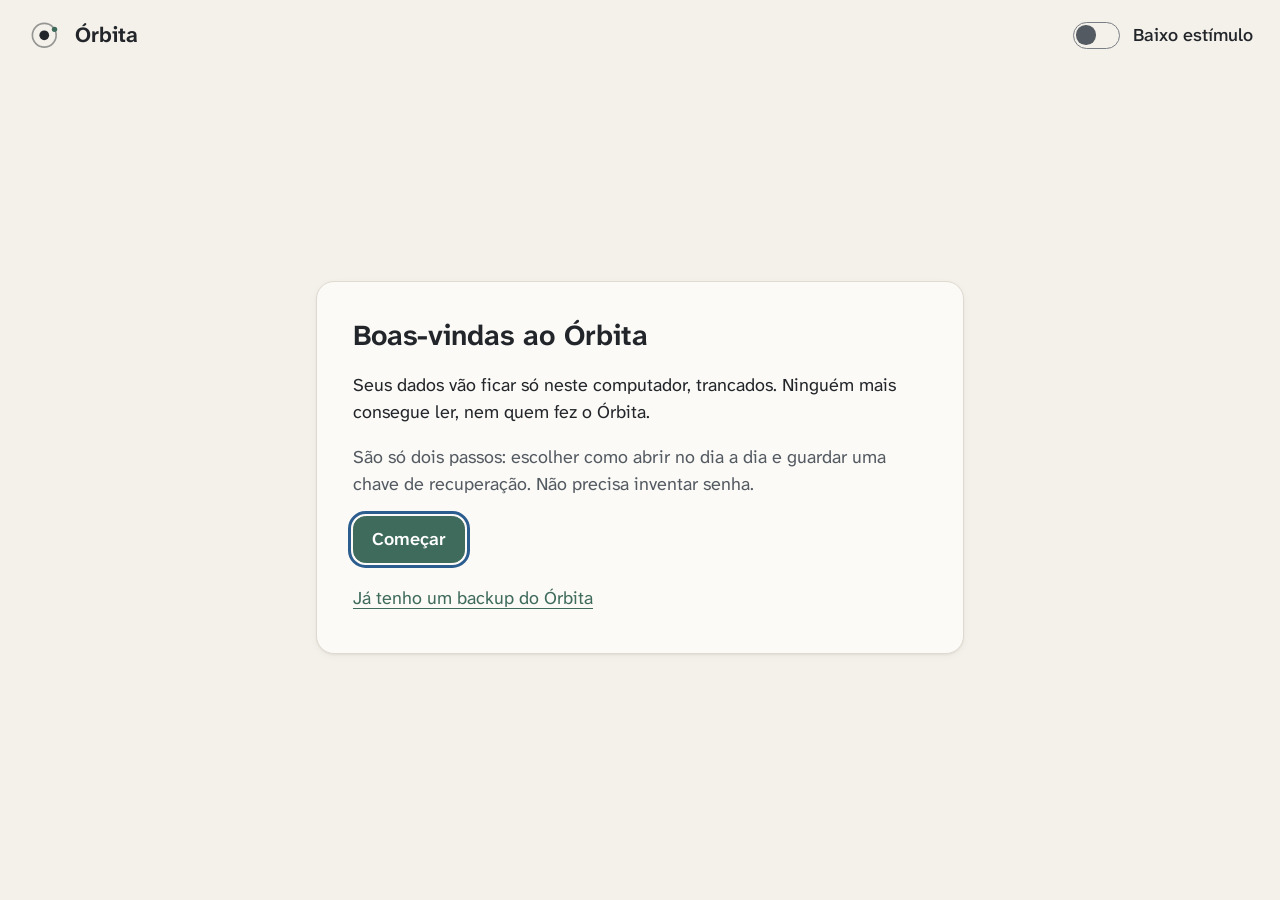
<file: index.html>
<!doctype html>
<html lang="pt-BR">
  <head>
    <meta charset="UTF-8" />
    <meta name="viewport" content="width=device-width, initial-scale=1.0, viewport-fit=cover" />
    <title>Órbita</title>
    <script type="module" crossorigin src="./assets/index-BntB3sPB.js"></script>
    <link rel="stylesheet" crossorigin href="./assets/index-CWTsetnq.css">
      <link rel="manifest" href="./manifest.webmanifest" />
    <link rel="apple-touch-icon" href="./icone-180.png" />
    <meta name="apple-mobile-web-app-capable" content="yes" />
    <meta name="mobile-web-app-capable" content="yes" />
    <meta name="apple-mobile-web-app-title" content="Órbita" />
    <meta name="apple-mobile-web-app-status-bar-style" content="default" />
    <meta name="theme-color" content="#f3efe6" />
  </head>
  <body>
    <div id="raiz"></div>
  </body>
</html>
</file>
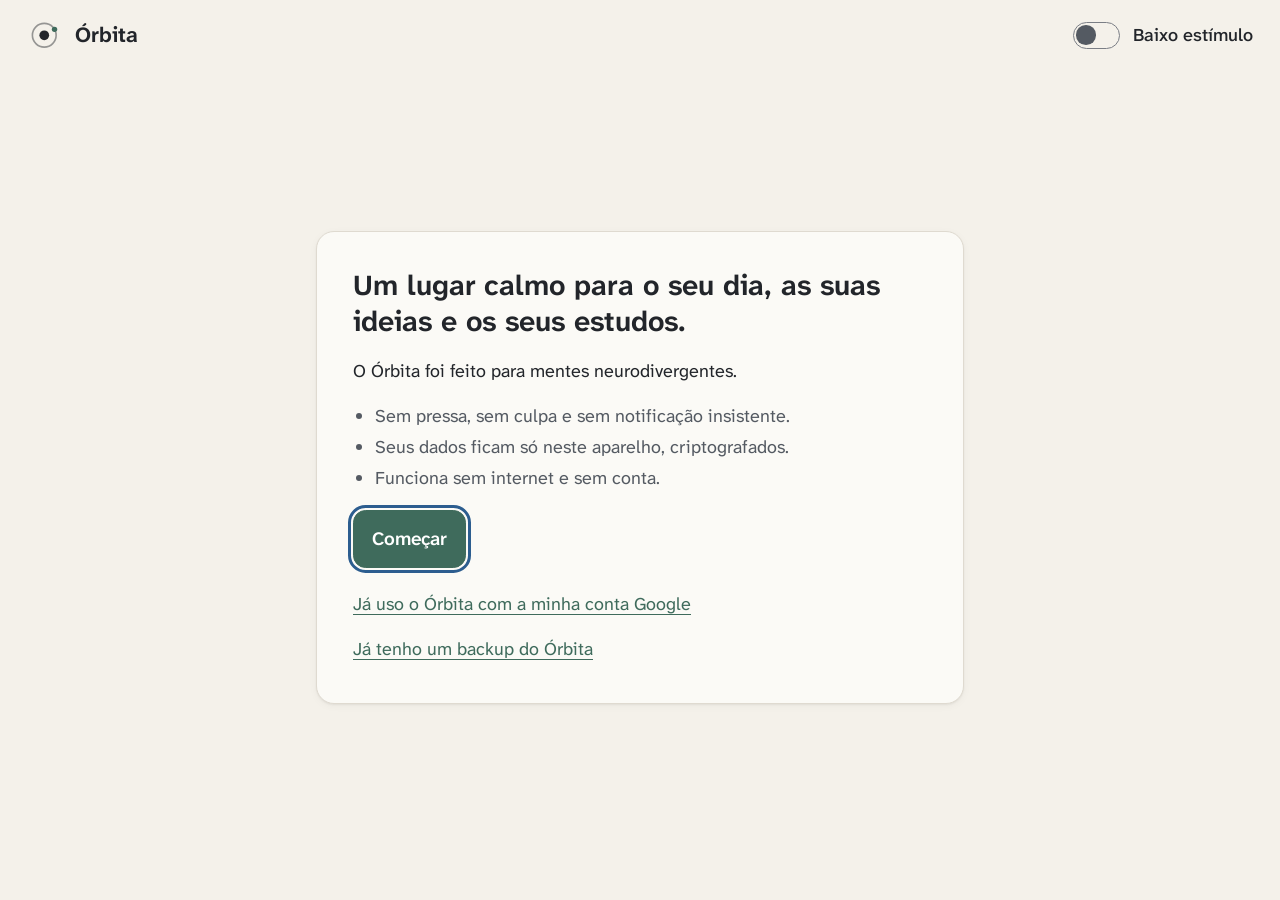
<file: app/index.html>
<!doctype html>
<html lang="pt-BR">
  <head>
    <meta charset="UTF-8" />
    <meta name="viewport" content="width=device-width, initial-scale=1.0" />
    <title>Órbita</title>
    <script type="module" crossorigin src="./assets/index-B-JOgFty.js"></script>
    <link rel="modulepreload" crossorigin href="./assets/rolldown-runtime-BCiCTKAo.js">
    <link rel="modulepreload" crossorigin href="./assets/core-BDLQIKQw.js">
    <link rel="modulepreload" crossorigin href="./assets/preferencias-C7UZCGGx.js">
    <link rel="modulepreload" crossorigin href="./assets/datas-CHptP2qq.js">
    <link rel="modulepreload" crossorigin href="./assets/dist-ZjRNmvt8.js">
    <link rel="stylesheet" crossorigin href="./assets/datas-rbKdq7au.css">
    <link rel="stylesheet" crossorigin href="./assets/index-yXp0iR29.css">
      <link rel="manifest" href="./manifest.webmanifest" />
    <link rel="apple-touch-icon" href="./icone-180.png" />
    <meta name="apple-mobile-web-app-capable" content="yes" />
    <meta name="mobile-web-app-capable" content="yes" />
    <meta name="apple-mobile-web-app-title" content="Órbita" />
    <meta name="apple-mobile-web-app-status-bar-style" content="default" />
    <meta name="theme-color" content="#f3efe6" />
  </head>
  <body>
    <div id="raiz"></div>
  </body>
</html>
</file>
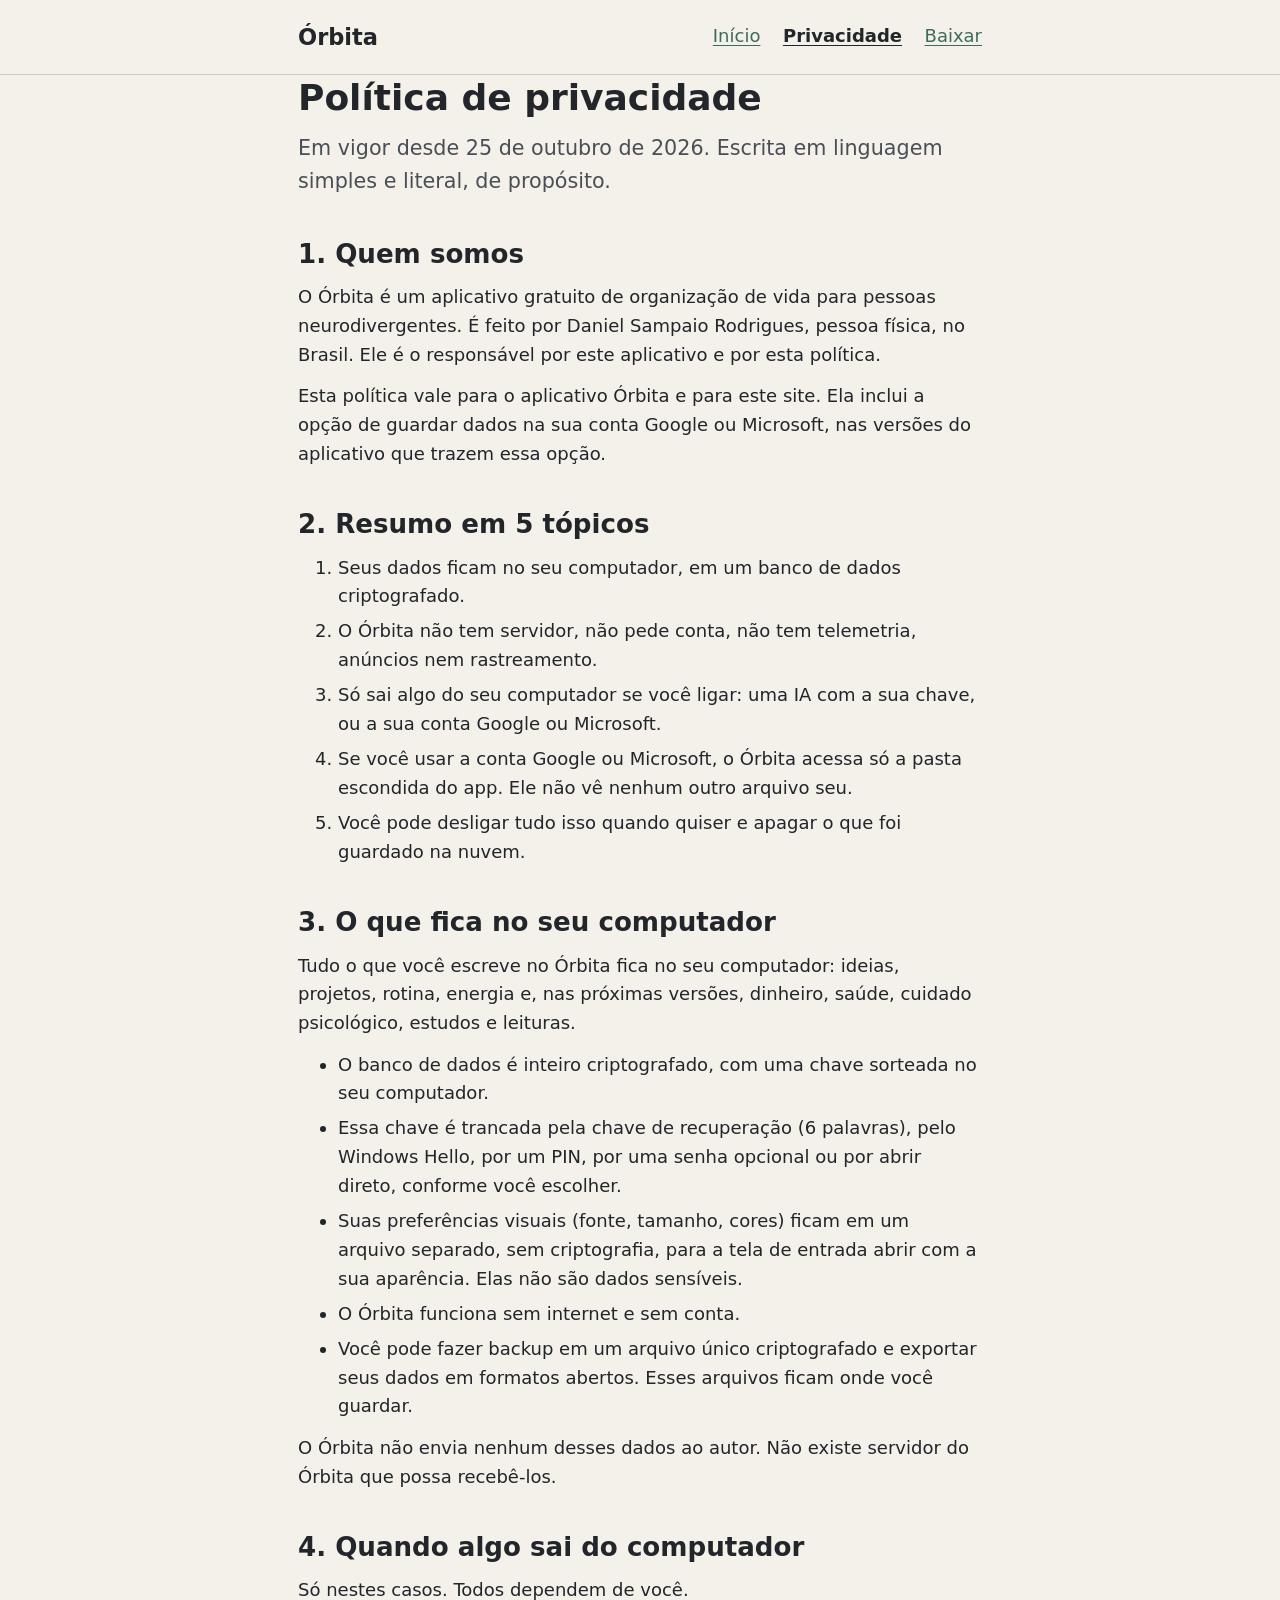
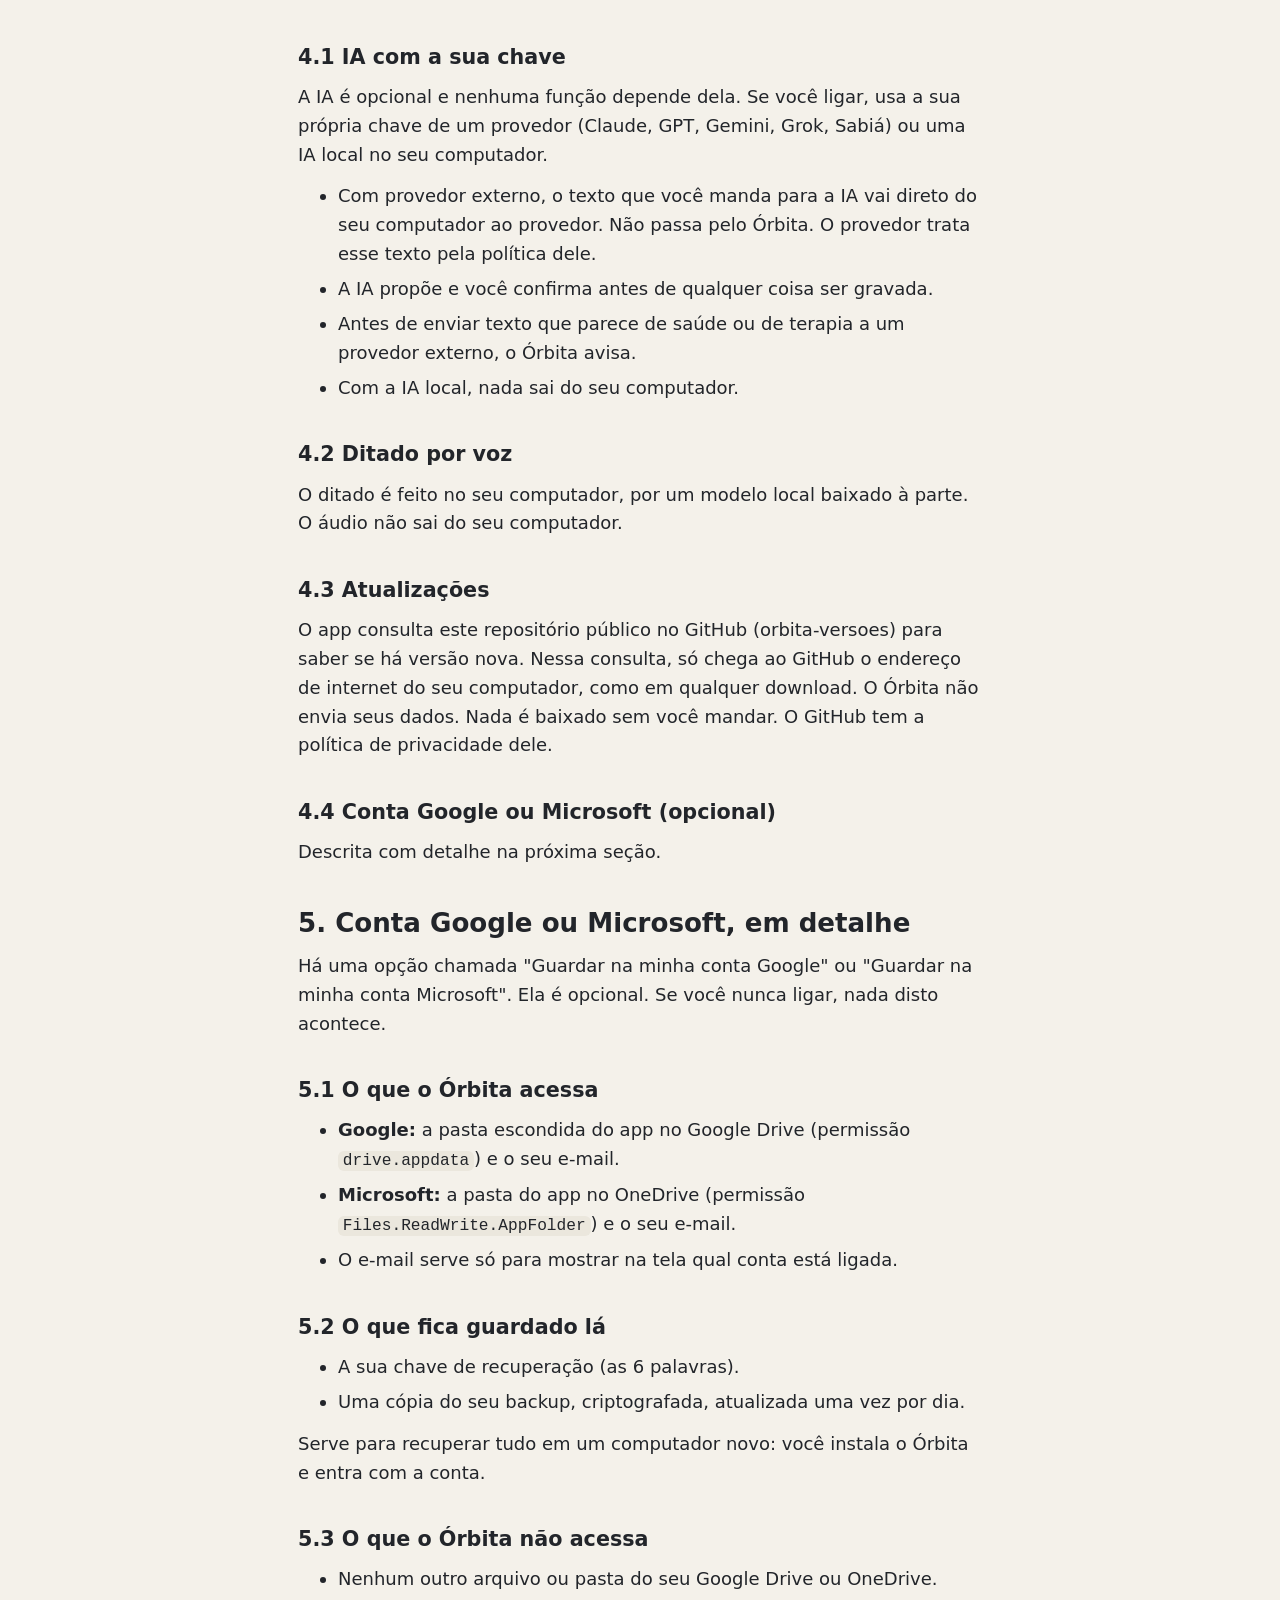
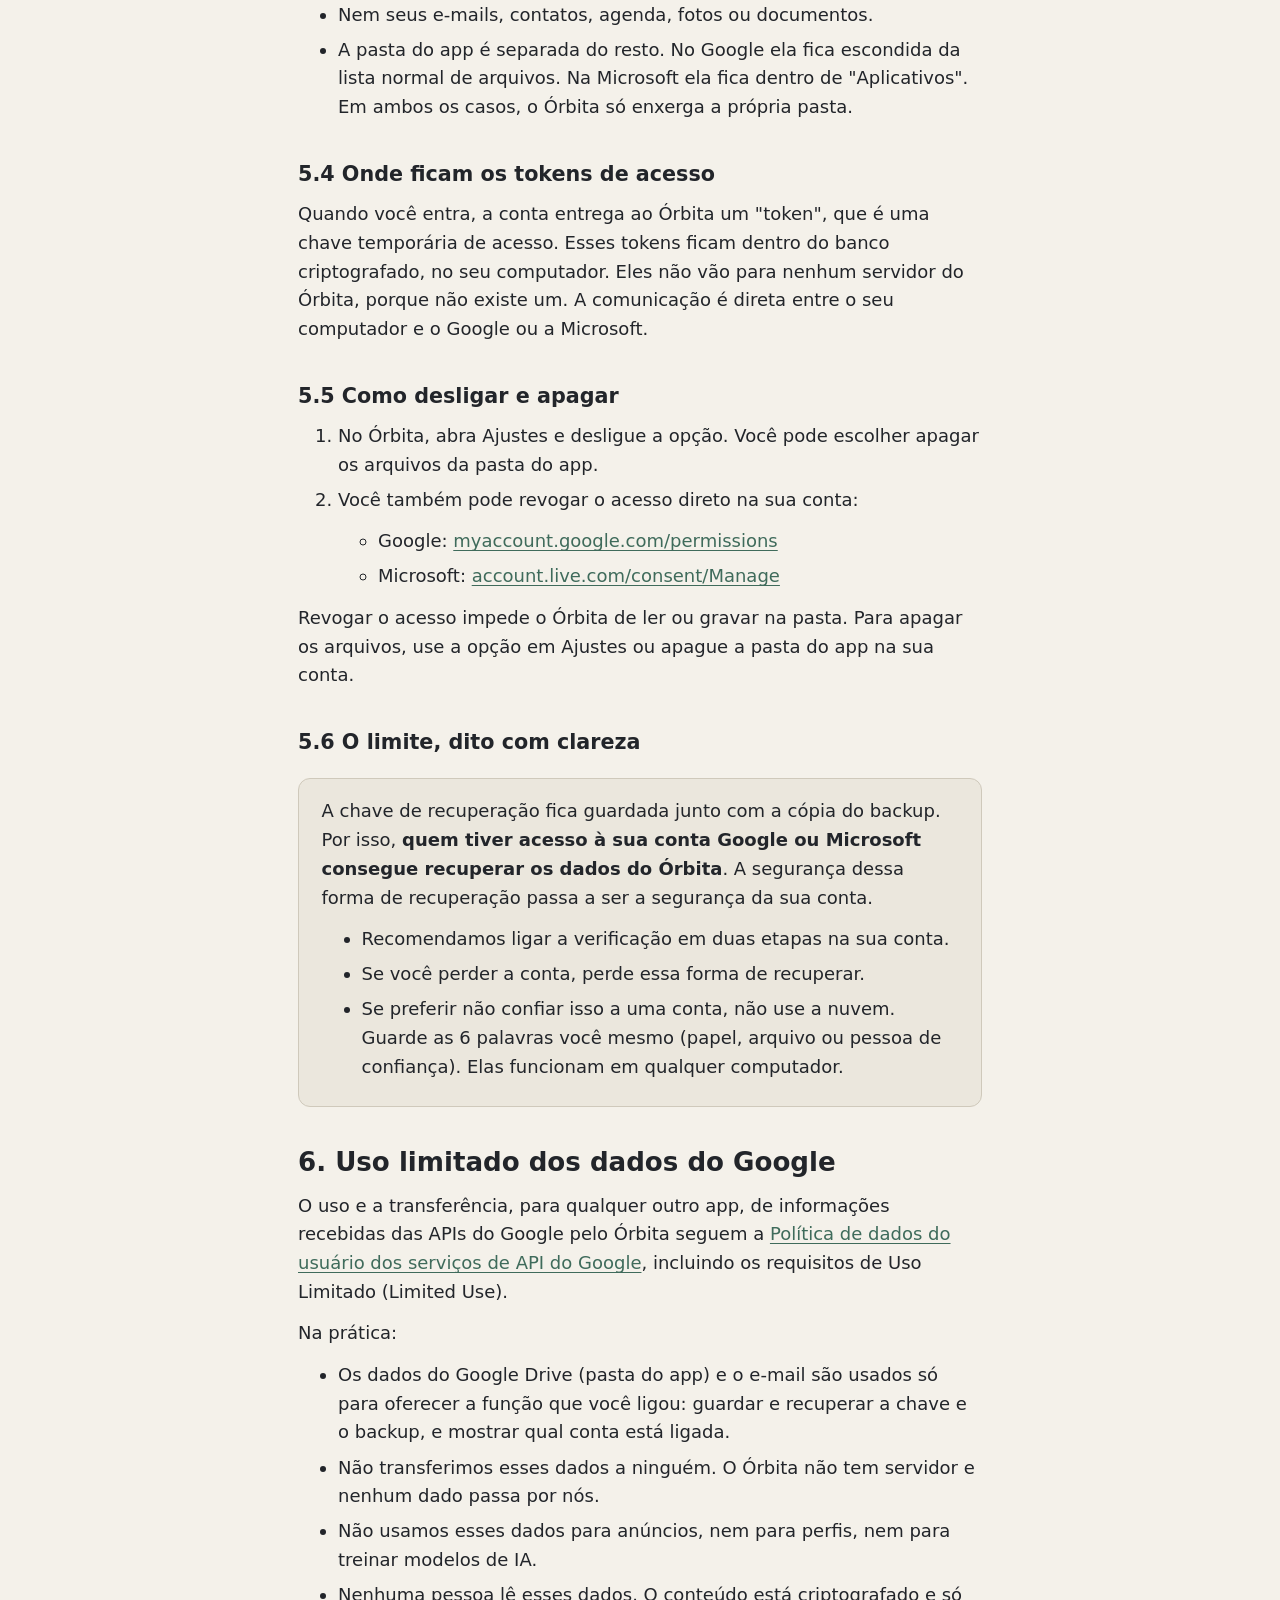
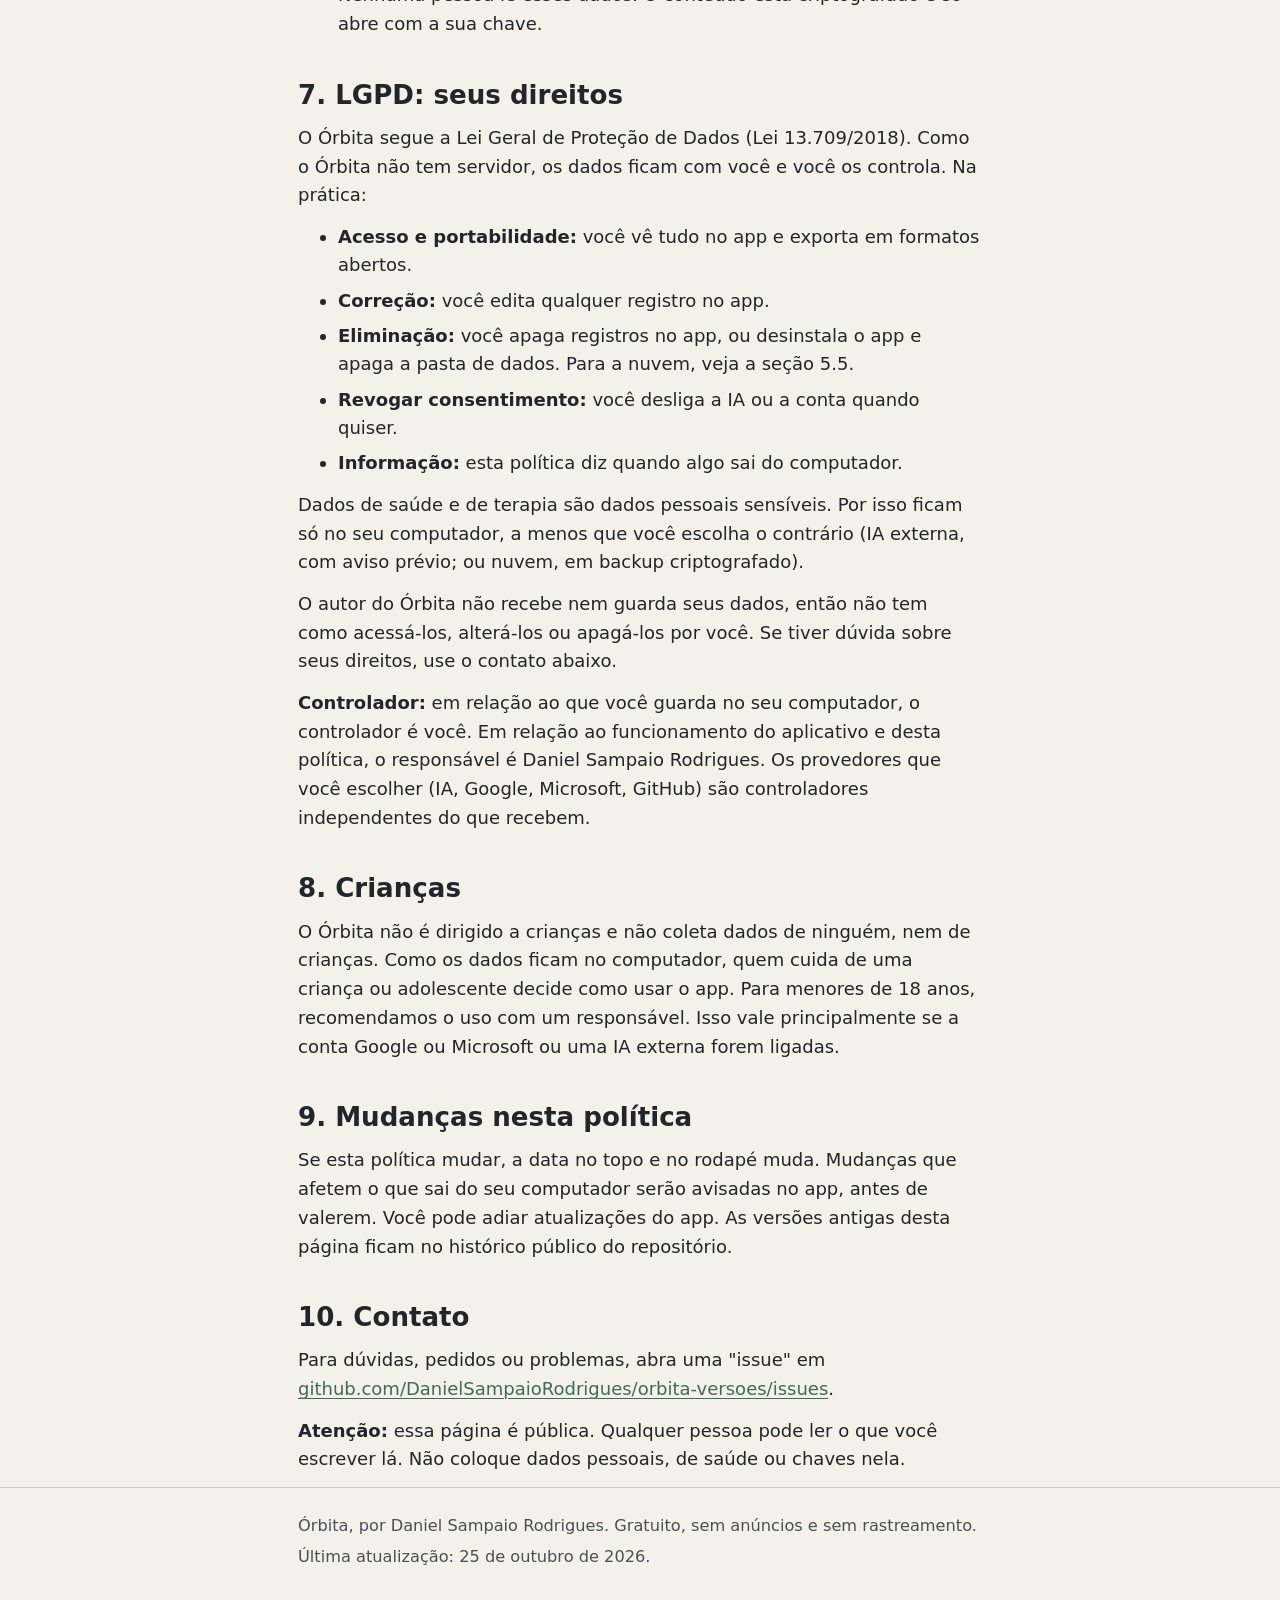
<file: privacidade.html>
<!doctype html>
<html lang="pt-BR">
<head>
  <meta charset="utf-8">
  <meta name="viewport" content="width=device-width, initial-scale=1">
  <title>Política de privacidade – Órbita</title>
  <meta name="description" content="Política de privacidade do Órbita: seus dados ficam no seu computador, sem servidor, sem telemetria e sem anúncios.">
  <meta name="color-scheme" content="light dark">
  <style>
    :root{--bg:#f4f1ea;--fg:#22252a;--muted:#4a4f57;--accent:#3f6b5b;--panel:#ebe7dd;--line:#cfc9bb;--on-accent:#fff}
    @media (prefers-color-scheme:dark){:root{--bg:#15181b;--fg:#e8eae6;--muted:#b4bab4;--accent:#8fc1a9;--panel:#1e2327;--line:#3a4247;--on-accent:#15181b}}
    *{box-sizing:border-box}
    html{font-size:18px;-webkit-text-size-adjust:100%}
    body{margin:0;background:var(--bg);color:var(--fg);font-family:"Atkinson Hyperlegible","Atkinson Hyperlegible Next",system-ui,-apple-system,"Segoe UI",Roboto,"Helvetica Neue",Arial,sans-serif;line-height:1.6}
    .wrap{max-width:40rem;margin:0 auto;padding:0 1rem}
    header{border-bottom:1px solid var(--line)}
    header .wrap{display:flex;flex-wrap:wrap;align-items:center;justify-content:space-between;gap:.5rem 1.5rem;padding-top:.9rem;padding-bottom:.9rem}
    .brand{font-weight:650;font-size:1.25rem;color:var(--fg);text-decoration:none}
    nav ul{list-style:none;margin:0;padding:0;display:flex;flex-wrap:wrap;gap:.25rem 1.25rem}
    a{color:var(--accent);text-decoration:underline;text-underline-offset:.15em;text-decoration-thickness:.08em}
    a:hover{text-decoration-thickness:.16em}
    a:focus-visible{outline:3px solid var(--accent);outline-offset:3px;border-radius:4px}
    nav a[aria-current="page"]{color:var(--fg);font-weight:650}
    main{padding-top:2rem;padding-bottom:3rem}
    h1,h2,h3{font-weight:650;line-height:1.25;margin:2.2rem 0 .6rem}
    h1{font-size:2rem;margin-top:0}
    h2{font-size:1.45rem}
    h3{font-size:1.15rem}
    p,ul,ol{margin:.7rem 0}
    li{margin:.35rem 0}
    .lead{font-size:1.15rem;color:var(--muted)}
    .box{background:var(--panel);border:1px solid var(--line);border-radius:12px;padding:1rem 1.25rem;margin:1.25rem 0}
    .box>:first-child{margin-top:0}.box>:last-child{margin-bottom:0}
    .btn{display:inline-block;background:var(--accent);color:var(--on-accent);font-weight:650;text-decoration:none;padding:.7rem 1.25rem;border-radius:12px}
    .btn:hover{text-decoration:underline}
    .btn:focus-visible{outline:3px solid var(--fg);outline-offset:3px}
    footer{border-top:1px solid var(--line);color:var(--muted);font-size:.9rem}
    footer .wrap{padding-top:1.1rem;padding-bottom:1.5rem}
    footer p{margin:.3rem 0}
    code{font-family:ui-monospace,Consolas,monospace;font-size:.9em;background:var(--panel);padding:.05em .3em;border-radius:6px}
    @media (max-width:30rem){html{font-size:17px}h1{font-size:1.7rem}}
  </style>
</head>
<body>
<header><div class="wrap"><a class="brand" href="index.html">Órbita</a><nav aria-label="Principal"><ul><li><a href="index.html">Início</a></li><li><a href="privacidade.html" aria-current="page">Privacidade</a></li><li><a href="https://github.com/DanielSampaioRodrigues/orbita-versoes/releases/latest">Baixar</a></li></ul></nav></div></header>
<main class="wrap">
  <h1>Política de privacidade</h1>
  <p class="lead">Em vigor desde 25 de outubro de 2026. Escrita em linguagem simples e literal, de propósito.</p>

  <h2 id="quem">1. Quem somos</h2>
  <p>O Órbita é um aplicativo gratuito de organização de vida para pessoas neurodivergentes. É feito por Daniel Sampaio Rodrigues, pessoa física, no Brasil. Ele é o responsável por este aplicativo e por esta política.</p>
  <p>Esta política vale para o aplicativo Órbita e para este site. Ela inclui a opção de guardar dados na sua conta Google ou Microsoft, nas versões do aplicativo que trazem essa opção.</p>

  <h2 id="resumo">2. Resumo em 5 tópicos</h2>
  <ol>
    <li>Seus dados ficam no seu computador, em um banco de dados criptografado.</li>
    <li>O Órbita não tem servidor, não pede conta, não tem telemetria, anúncios nem rastreamento.</li>
    <li>Só sai algo do seu computador se você ligar: uma IA com a sua chave, ou a sua conta Google ou Microsoft.</li>
    <li>Se você usar a conta Google ou Microsoft, o Órbita acessa só a pasta escondida do app. Ele não vê nenhum outro arquivo seu.</li>
    <li>Você pode desligar tudo isso quando quiser e apagar o que foi guardado na nuvem.</li>
  </ol>

  <h2 id="computador">3. O que fica no seu computador</h2>
  <p>Tudo o que você escreve no Órbita fica no seu computador: ideias, projetos, rotina, energia e, nas próximas versões, dinheiro, saúde, cuidado psicológico, estudos e leituras.</p>
  <ul>
    <li>O banco de dados é inteiro criptografado, com uma chave sorteada no seu computador.</li>
    <li>Essa chave é trancada pela chave de recuperação (6 palavras), pelo Windows Hello, por um PIN, por uma senha opcional ou por abrir direto, conforme você escolher.</li>
    <li>Suas preferências visuais (fonte, tamanho, cores) ficam em um arquivo separado, sem criptografia, para a tela de entrada abrir com a sua aparência. Elas não são dados sensíveis.</li>
    <li>O Órbita funciona sem internet e sem conta.</li>
    <li>Você pode fazer backup em um arquivo único criptografado e exportar seus dados em formatos abertos. Esses arquivos ficam onde você guardar.</li>
  </ul>
  <p>O Órbita não envia nenhum desses dados ao autor. Não existe servidor do Órbita que possa recebê-los.</p>

  <h2 id="sai">4. Quando algo sai do computador</h2>
  <p>Só nestes casos. Todos dependem de você.</p>

  <h3>4.1 IA com a sua chave</h3>
  <p>A IA é opcional e nenhuma função depende dela. Se você ligar, usa a sua própria chave de um provedor (Claude, GPT, Gemini, Grok, Sabiá) ou uma IA local no seu computador.</p>
  <ul>
    <li>Com provedor externo, o texto que você manda para a IA vai direto do seu computador ao provedor. Não passa pelo Órbita. O provedor trata esse texto pela política dele.</li>
    <li>A IA propõe e você confirma antes de qualquer coisa ser gravada.</li>
    <li>Antes de enviar texto que parece de saúde ou de terapia a um provedor externo, o Órbita avisa.</li>
    <li>Com a IA local, nada sai do seu computador.</li>
  </ul>

  <h3>4.2 Ditado por voz</h3>
  <p>O ditado é feito no seu computador, por um modelo local baixado à parte. O áudio não sai do seu computador.</p>

  <h3>4.3 Atualizações</h3>
  <p>O app consulta este repositório público no GitHub (orbita-versoes) para saber se há versão nova. Nessa consulta, só chega ao GitHub o endereço de internet do seu computador, como em qualquer download. O Órbita não envia seus dados. Nada é baixado sem você mandar. O GitHub tem a política de privacidade dele.</p>

  <h3>4.4 Conta Google ou Microsoft (opcional)</h3>
  <p>Descrita com detalhe na próxima seção.</p>

  <h2 id="conta">5. Conta Google ou Microsoft, em detalhe</h2>
  <p>Há uma opção chamada "Guardar na minha conta Google" ou "Guardar na minha conta Microsoft". Ela é opcional. Se você nunca ligar, nada disto acontece.</p>

  <h3>5.1 O que o Órbita acessa</h3>
  <ul>
    <li><strong>Google:</strong> a pasta escondida do app no Google Drive (permissão <code>drive.appdata</code>) e o seu e-mail.</li>
    <li><strong>Microsoft:</strong> a pasta do app no OneDrive (permissão <code>Files.ReadWrite.AppFolder</code>) e o seu e-mail.</li>
    <li>O e-mail serve só para mostrar na tela qual conta está ligada.</li>
  </ul>

  <h3>5.2 O que fica guardado lá</h3>
  <ul>
    <li>A sua chave de recuperação (as 6 palavras).</li>
    <li>Uma cópia do seu backup, criptografada, atualizada uma vez por dia.</li>
  </ul>
  <p>Serve para recuperar tudo em um computador novo: você instala o Órbita e entra com a conta.</p>

  <h3>5.3 O que o Órbita não acessa</h3>
  <ul>
    <li>Nenhum outro arquivo ou pasta do seu Google Drive ou OneDrive.</li>
    <li>Nem seus e-mails, contatos, agenda, fotos ou documentos.</li>
    <li>A pasta do app é separada do resto. No Google ela fica escondida da lista normal de arquivos. Na Microsoft ela fica dentro de "Aplicativos". Em ambos os casos, o Órbita só enxerga a própria pasta.</li>
  </ul>

  <h3>5.4 Onde ficam os tokens de acesso</h3>
  <p>Quando você entra, a conta entrega ao Órbita um "token", que é uma chave temporária de acesso. Esses tokens ficam dentro do banco criptografado, no seu computador. Eles não vão para nenhum servidor do Órbita, porque não existe um. A comunicação é direta entre o seu computador e o Google ou a Microsoft.</p>

  <h3>5.5 Como desligar e apagar</h3>
  <ol>
    <li>No Órbita, abra Ajustes e desligue a opção. Você pode escolher apagar os arquivos da pasta do app.</li>
    <li>Você também pode revogar o acesso direto na sua conta:
      <ul>
        <li>Google: <a href="https://myaccount.google.com/permissions">myaccount.google.com/permissions</a></li>
        <li>Microsoft: <a href="https://account.live.com/consent/Manage">account.live.com/consent/Manage</a></li>
      </ul>
    </li>
  </ol>
  <p>Revogar o acesso impede o Órbita de ler ou gravar na pasta. Para apagar os arquivos, use a opção em Ajustes ou apague a pasta do app na sua conta.</p>

  <h3>5.6 O limite, dito com clareza</h3>
  <div class="box">
    <p>A chave de recuperação fica guardada junto com a cópia do backup. Por isso, <strong>quem tiver acesso à sua conta Google ou Microsoft consegue recuperar os dados do Órbita</strong>. A segurança dessa forma de recuperação passa a ser a segurança da sua conta.</p>
    <ul>
      <li>Recomendamos ligar a verificação em duas etapas na sua conta.</li>
      <li>Se você perder a conta, perde essa forma de recuperar.</li>
      <li>Se preferir não confiar isso a uma conta, não use a nuvem. Guarde as 6 palavras você mesmo (papel, arquivo ou pessoa de confiança). Elas funcionam em qualquer computador.</li>
    </ul>
  </div>

  <h2 id="uso-limitado">6. Uso limitado dos dados do Google</h2>
  <p>O uso e a transferência, para qualquer outro app, de informações recebidas das APIs do Google pelo Órbita seguem a <a href="https://developers.google.com/terms/api-services-user-data-policy">Política de dados do usuário dos serviços de API do Google</a>, incluindo os requisitos de Uso Limitado (Limited Use).</p>
  <p>Na prática:</p>
  <ul>
    <li>Os dados do Google Drive (pasta do app) e o e-mail são usados só para oferecer a função que você ligou: guardar e recuperar a chave e o backup, e mostrar qual conta está ligada.</li>
    <li>Não transferimos esses dados a ninguém. O Órbita não tem servidor e nenhum dado passa por nós.</li>
    <li>Não usamos esses dados para anúncios, nem para perfis, nem para treinar modelos de IA.</li>
    <li>Nenhuma pessoa lê esses dados. O conteúdo está criptografado e só abre com a sua chave.</li>
  </ul>

  <h2 id="lgpd">7. LGPD: seus direitos</h2>
  <p>O Órbita segue a Lei Geral de Proteção de Dados (Lei 13.709/2018). Como o Órbita não tem servidor, os dados ficam com você e você os controla. Na prática:</p>
  <ul>
    <li><strong>Acesso e portabilidade:</strong> você vê tudo no app e exporta em formatos abertos.</li>
    <li><strong>Correção:</strong> você edita qualquer registro no app.</li>
    <li><strong>Eliminação:</strong> você apaga registros no app, ou desinstala o app e apaga a pasta de dados. Para a nuvem, veja a seção 5.5.</li>
    <li><strong>Revogar consentimento:</strong> você desliga a IA ou a conta quando quiser.</li>
    <li><strong>Informação:</strong> esta política diz quando algo sai do computador.</li>
  </ul>
  <p>Dados de saúde e de terapia são dados pessoais sensíveis. Por isso ficam só no seu computador, a menos que você escolha o contrário (IA externa, com aviso prévio; ou nuvem, em backup criptografado).</p>
  <p>O autor do Órbita não recebe nem guarda seus dados, então não tem como acessá-los, alterá-los ou apagá-los por você. Se tiver dúvida sobre seus direitos, use o contato abaixo.</p>
  <p><strong>Controlador:</strong> em relação ao que você guarda no seu computador, o controlador é você. Em relação ao funcionamento do aplicativo e desta política, o responsável é Daniel Sampaio Rodrigues. Os provedores que você escolher (IA, Google, Microsoft, GitHub) são controladores independentes do que recebem.</p>

  <h2 id="criancas">8. Crianças</h2>
  <p>O Órbita não é dirigido a crianças e não coleta dados de ninguém, nem de crianças. Como os dados ficam no computador, quem cuida de uma criança ou adolescente decide como usar o app. Para menores de 18 anos, recomendamos o uso com um responsável. Isso vale principalmente se a conta Google ou Microsoft ou uma IA externa forem ligadas.</p>

  <h2 id="mudancas">9. Mudanças nesta política</h2>
  <p>Se esta política mudar, a data no topo e no rodapé muda. Mudanças que afetem o que sai do seu computador serão avisadas no app, antes de valerem. Você pode adiar atualizações do app. As versões antigas desta página ficam no histórico público do repositório.</p>

  <h2 id="contato">10. Contato</h2>
  <p>Para dúvidas, pedidos ou problemas, abra uma "issue" em <a href="https://github.com/DanielSampaioRodrigues/orbita-versoes/issues">github.com/DanielSampaioRodrigues/orbita-versoes/issues</a>.</p>
  <p><strong>Atenção:</strong> essa página é pública. Qualquer pessoa pode ler o que você escrever lá. Não coloque dados pessoais, de saúde ou chaves nela.</p>
</main>
<footer><div class="wrap"><p>Órbita, por Daniel Sampaio Rodrigues. Gratuito, sem anúncios e sem rastreamento.</p><p>Última atualização: 25 de outubro de 2026.</p></div></footer>
</body>
</html>
</file>
<file: assets/index-CWTsetnq.css>
@font-face{font-family:Atkinson Hyperlegible Next Variable;font-style:normal;font-display:swap;font-weight:200 800;src:url(./atkinson-hyperlegible-next-latin-ext-wght-normal-C6vrW8VD.woff2)format("woff2-variations");unicode-range:U+100-2BA,U+2BD-2C5,U+2C7-2CC,U+2CE-2D7,U+2DD-2FF,U+304,U+308,U+329,U+1D00-1DBF,U+1E00-1E9F,U+1EF2-1EFF,U+2020,U+20A0-20AB,U+20AD-20C0,U+2113,U+2C60-2C7F,U+A720-A7FF}@font-face{font-family:Atkinson Hyperlegible Next Variable;font-style:normal;font-display:swap;font-weight:200 800;src:url(./atkinson-hyperlegible-next-latin-wght-normal-BcXVPD7q.woff2)format("woff2-variations");unicode-range:U+??,U+131,U+152-153,U+2BB-2BC,U+2C6,U+2DA,U+2DC,U+304,U+308,U+329,U+2000-206F,U+20AC,U+2122,U+2191,U+2193,U+2212,U+2215,U+FEFF,U+FFFD}@font-face{font-family:Lexend Variable;font-style:normal;font-display:swap;font-weight:100 900;src:url(./lexend-vietnamese-wght-normal-RvljkFvg.woff2)format("woff2-variations");unicode-range:U+102-103,U+110-111,U+128-129,U+168-169,U+1A0-1A1,U+1AF-1B0,U+300-301,U+303-304,U+308-309,U+323,U+329,U+1EA0-1EF9,U+20AB}@font-face{font-family:Lexend Variable;font-style:normal;font-display:swap;font-weight:100 900;src:url(./lexend-latin-ext-wght-normal-B6JQhE1e.woff2)format("woff2-variations");unicode-range:U+100-2BA,U+2BD-2C5,U+2C7-2CC,U+2CE-2D7,U+2DD-2FF,U+304,U+308,U+329,U+1D00-1DBF,U+1E00-1E9F,U+1EF2-1EFF,U+2020,U+20A0-20AB,U+20AD-20C0,U+2113,U+2C60-2C7F,U+A720-A7FF}@font-face{font-family:Lexend Variable;font-style:normal;font-display:swap;font-weight:100 900;src:url(./lexend-latin-wght-normal-ci0D1wrL.woff2)format("woff2-variations");unicode-range:U+??,U+131,U+152-153,U+2BB-2BC,U+2C6,U+2DA,U+2DC,U+304,U+308,U+329,U+2000-206F,U+20AC,U+2122,U+2191,U+2193,U+2212,U+2215,U+FEFF,U+FFFD}@font-face{font-family:OpenDyslexic;font-style:normal;font-weight:400;font-display:swap;src:url(./OpenDyslexic-Regular-lDhYFwX0.woff2)format("woff2")}@font-face{font-family:OpenDyslexic;font-style:normal;font-weight:700;font-display:swap;src:url(./OpenDyslexic-Bold---3zZrhu.woff2)format("woff2")}:root{--fonte-texto:"Atkinson Hyperlegible Next Variable", "Segoe UI", sans-serif;--tamanho-base:18px;--densidade:1;--espaco-letras:0em;--altura-linha:1.5;--espaco-1:calc(.25rem * var(--densidade));--espaco-2:calc(.5rem * var(--densidade));--espaco-3:calc(.75rem * var(--densidade));--espaco-4:calc(1rem * var(--densidade));--espaco-5:calc(1.5rem * var(--densidade));--espaco-6:calc(2rem * var(--densidade));--espaco-7:calc(3rem * var(--densidade));--multiplicador-cantos:1;--canto-pequeno:calc(.4rem * var(--multiplicador-cantos));--canto:calc(.7rem * var(--multiplicador-cantos));--canto-grande:calc(1rem * var(--multiplicador-cantos));--fundo-imagem:none;--fundo-tamanho:auto;--fundo-repetir:no-repeat;--fundo-desfoque:0px;--fundo-escurecimento:0;--opacidade-paineis:1;--opacidade-cartoes:1;--sombra:0 1px 2px #0000000d, 0 2px 8px #0000000a;--transicao:.12s ease-out;--largura-leitura:44rem}:root[data-modo=escuro]{--sombra:0 1px 2px #0000004d}:root[data-sem-sombra=true]{--sombra:none}:root[data-baixo-estimulo=true]{--transicao:0s;--sombra:none}@media (prefers-reduced-motion:reduce){:root{--transicao:0s}}:root[data-baixo-estimulo=true] *,:root[data-baixo-estimulo=true] :before,:root[data-baixo-estimulo=true] :after{transition:none!important;animation:none!important}*{box-sizing:border-box}html{font-size:var(--tamanho-base);background:var(--cor-fundo)}body:before,body:after{content:"";z-index:-1;pointer-events:none;position:fixed}body:before{inset:calc(-2 * var(--fundo-desfoque));background-image:var(--fundo-imagem);background-size:var(--fundo-tamanho);background-repeat:var(--fundo-repetir);filter:blur(var(--fundo-desfoque));background-position:50%}body:after{background:rgb(0 0 0/var(--fundo-escurecimento));inset:0}html,body,#raiz{height:100%;margin:0}body{color:var(--cor-texto);font-family:var(--fonte-texto);line-height:var(--altura-linha);letter-spacing:var(--espaco-letras);word-spacing:calc(var(--espaco-letras) * 2);-webkit-font-smoothing:antialiased;text-rendering:optimizelegibility}h1,h2,h3{margin:0;font-weight:650;line-height:1.25}h1{font-size:1.75rem}h2{font-size:1.15rem}h3{font-size:1.05rem}p{margin:0}:focus-visible,[data-focus-visible]{outline:3px solid var(--cor-foco);outline-offset:2px}:focus:not(:focus-visible):not([data-focus-visible]){outline:none}::selection{background:var(--cor-destaque);color:var(--cor-texto-sobre-destaque)}kbd{letter-spacing:0;border:1px solid var(--cor-borda-controle);border-radius:var(--canto-pequeno);background:var(--cor-superficie);min-width:1.8em;color:var(--cor-texto);text-align:center;border-bottom-width:2px;padding:.1em .5em;font-family:inherit;font-size:.85em;font-weight:600;display:inline-block}svg[stroke-linecap]{stroke-width:var(--traco-icone,2);stroke-linecap:var(--pontas-icone,round);stroke-linejoin:var(--juncao-icone,round)}[data-icones-efeito=nenhum]{--filtro-icone:none}[data-icones-efeito=rabiscado]{--filtro-icone:url(#orbita-rabiscado)}[data-icones-efeito=carimbo]{--filtro-icone:drop-shadow(.12em .12em 0 color-mix(in srgb, var(--cor-destaque) 70%, transparent))}[data-icones-efeito=brilho]{--filtro-icone:drop-shadow(0 0 .14em color-mix(in srgb, var(--cor-destaque) 80%, transparent))}svg.icone{filter:var(--filtro-icone,none)}:root[data-baixo-estimulo=true] svg.icone{filter:none}:root[data-vidro=true] .cartao,:root[data-vidro=true] .lateral{background:rgb(var(--cor-superficie-rgb) / var(--opacidade-cartoes));-webkit-backdrop-filter:blur(12px);backdrop-filter:blur(12px)}:root[data-contorno=true] :is(.conteudo,.lateral),:root[data-contorno=true] :is(.conteudo,.lateral) *{--halo:rgb(var(--cor-fundo-rgb));text-shadow:0 0 1px var(--halo), 0 0 1px var(--halo), 0 0 2px var(--halo), 0 0 3px var(--halo), 0 0 6px var(--halo), 0 0 12px var(--halo)}:root[data-contorno=true] :is(.botao.principal,.botao.principal *,.segmentado-opcao[data-selected],.segmentado-opcao[data-selected] *,input,textarea,kbd){text-shadow:none}:root[data-contorno=true][data-vidro=true] :is(.cartao,.lateral){background:rgb(var(--cor-superficie-rgb) / max(var(--opacidade-cartoes), .6))}:root[data-contorno=true] .conteudo :is(h1,h2,h3,p,.link):not(.cartao *,.cartao,.janela *,.botao *,.previa-tema *){background:rgb(var(--cor-fundo-rgb) / .72);width:-moz-fit-content;width:fit-content;box-shadow:0 0 0 .3em rgb(var(--cor-fundo-rgb) / .72);border-radius:var(--canto-pequeno)}:root[data-contorno=true] :is(.previa-tema,.previa-tema *){text-shadow:none}.botao{justify-content:center;align-items:center;gap:var(--espaco-2);min-height:2.5rem;padding:var(--espaco-2) var(--espaco-4);border:1px solid var(--cor-borda-controle);border-radius:var(--canto);background:var(--cor-superficie);color:var(--cor-texto);font:inherit;cursor:pointer;transition:background var(--transicao), border-color var(--transicao);font-weight:600;display:inline-flex}.botao[data-hovered]{background:var(--cor-superficie-alternativa)}.botao.principal{background:var(--cor-destaque);border-color:var(--cor-destaque);color:var(--cor-texto-sobre-destaque)}.botao.principal[data-hovered]{filter:brightness(1.08)}:root[data-modo=escuro] .botao.principal[data-hovered]{filter:brightness(.92)}.botao-icone{border-radius:var(--canto);width:2.4rem;height:2.4rem;color:var(--cor-texto-suave);cursor:pointer;background:0 0;border:none;place-items:center;display:inline-grid}.botao-icone[data-hovered]{background:var(--cor-superficie-alternativa);color:var(--cor-texto)}.campo{gap:var(--espaco-2);flex-direction:column;display:flex}.campo-rotulo{font-weight:600}.campo-ajuda{color:var(--cor-texto-suave);font-size:.9rem}.segmentado{gap:var(--espaco-1);padding:var(--espaco-1);border:1px solid var(--cor-borda-controle);border-radius:var(--canto);background:var(--cor-fundo);flex-wrap:wrap;width:-moz-fit-content;width:fit-content;max-width:100%;display:flex}.segmentado-opcao{padding:var(--espaco-1) var(--espaco-3);border-radius:calc(var(--canto) - .2rem);min-height:2.1rem;color:var(--cor-texto-suave);cursor:pointer;transition:background var(--transicao), color var(--transicao);align-items:center;display:inline-flex}.segmentado-opcao[data-hovered]{color:var(--cor-texto);background:var(--cor-superficie-alternativa)}.segmentado-opcao[data-selected]{background:var(--cor-destaque);color:var(--cor-texto-sobre-destaque);font-weight:600}.interruptor{align-items:center;gap:var(--espaco-3);cursor:pointer;font-weight:600;display:inline-flex}.interruptor.compacto{font-weight:500}.interruptor-trilho{border:1px solid var(--cor-borda-controle);background:var(--cor-fundo);width:2.6rem;height:1.5rem;transition:background var(--transicao);border-radius:999px;flex:none;padding:.15rem}.interruptor-bolinha{background:var(--cor-texto-suave);width:calc(1.2rem - 2px);height:calc(1.2rem - 2px);transition:transform var(--transicao);border-radius:50%;display:block}.interruptor[data-selected] .interruptor-trilho{background:var(--cor-destaque);border-color:var(--cor-destaque)}.interruptor[data-selected] .interruptor-bolinha{background:var(--cor-texto-sobre-destaque);transform:translate(1.1rem)}.interruptor[data-focus-visible]{outline:none}.interruptor[data-focus-visible] .interruptor-trilho{outline:3px solid var(--cor-foco);outline-offset:2px}.cartao{gap:var(--espaco-5);padding:var(--espaco-5);border:1px solid var(--cor-borda);border-radius:var(--canto-grande);background:var(--cor-superficie);box-shadow:var(--sombra);flex-direction:column;display:flex}.lista-simples{gap:var(--espaco-2);margin:0;padding-left:1.2em;display:grid}.teclas{align-items:center;gap:var(--espaco-1);flex-wrap:wrap;display:inline-flex}.teclas-ou{color:var(--cor-texto-suave);padding:0 var(--espaco-1);font-size:.9em}.sobreposicao{z-index:100;padding:var(--espaco-5);background:#14161a73;place-items:center;display:grid;position:fixed;inset:0}.janela{border:1px solid var(--cor-borda);border-radius:var(--canto-grande);background:var(--cor-superficie);width:min(40rem,100%);max-height:100%;overflow:auto;box-shadow:0 8px 32px #0000002e}.janela.pequena{width:min(30rem,100%)}.janela.larga{width:min(60rem,100%)}.janela-dialogo{gap:var(--espaco-4);padding:var(--espaco-5) var(--espaco-6) var(--espaco-6);outline:none;flex-direction:column;display:flex}.janela-dialogo h2{font-size:1.35rem}.janela-topo{justify-content:space-between;align-items:center;gap:var(--espaco-4);display:flex}.janela-subtitulo{margin-top:var(--espaco-3);text-transform:uppercase;letter-spacing:.06em;color:var(--cor-texto-suave);font-size:.85rem;font-weight:650}.janela-acoes{justify-content:flex-end;gap:var(--espaco-3);margin-top:var(--espaco-3);flex-wrap:wrap;display:flex}.lista-atalhos{margin:0;display:grid}.lista-atalhos>div{justify-content:space-between;align-items:center;gap:var(--espaco-4);padding:var(--espaco-2) 0;border-bottom:1px solid var(--cor-borda);display:flex}.lista-atalhos>div:last-child{border-bottom:none}.lista-atalhos dd{flex:none;margin:0}.entrada{border:1px solid var(--cor-borda-controle);border-radius:var(--canto);background:var(--cor-superficie);align-items:stretch;display:flex;overflow:hidden}.entrada:focus-within{outline:3px solid var(--cor-foco);outline-offset:2px}.entrada-texto{min-width:0;min-height:2.75rem;padding:var(--espaco-2) var(--espaco-3);color:var(--cor-texto);font:inherit;letter-spacing:inherit;background:0 0;border:none;flex:1}.entrada-texto:focus{outline:none}.entrada-texto.sozinha{border:1px solid var(--cor-borda-controle);border-radius:var(--canto);background:var(--cor-superficie)}.entrada-texto.sozinha[data-focused]{outline:3px solid var(--cor-foco);outline-offset:2px}.entrada-botao{border:none;border-left:1px solid var(--cor-borda);width:2.75rem;color:var(--cor-texto-suave);cursor:pointer;background:0 0;place-items:center;display:grid}.entrada-botao[data-hovered]{color:var(--cor-texto);background:var(--cor-superficie-alternativa)}.entrada-botao[data-focus-visible]{outline-offset:-3px}.aviso{padding:var(--espaco-2) var(--espaco-3);border-left:4px solid var(--cor-atencao);border-radius:var(--canto-pequeno);background:var(--cor-superficie-alternativa);color:var(--cor-texto)}.aviso-ok,.aviso-info{border-left-color:var(--cor-destaque)}.texto-suave{color:var(--cor-texto-suave)}.visualmente-oculto{clip:rect(0 0 0 0);white-space:nowrap;width:1px;height:1px;position:absolute;overflow:hidden}.botoes{gap:var(--espaco-3);flex-wrap:wrap;align-items:center;display:flex}.links{gap:var(--espaco-2) var(--espaco-5);flex-wrap:wrap;display:flex}.link{padding:var(--espaco-1) 0;color:var(--cor-destaque);font:inherit;text-underline-offset:.2em;cursor:pointer;background:0 0;border:none;place-self:flex-start start;text-decoration:underline}.link[data-hovered]{color:var(--cor-texto)}.botao[data-disabled]{opacity:.55;cursor:not-allowed}.botoes-grandes{gap:var(--espaco-3);display:grid}.botao.grande{min-height:3.5rem;padding:var(--espaco-3) var(--espaco-4);justify-content:flex-start;gap:var(--espaco-3)}.opcoes-cartao{gap:var(--espaco-2);display:grid}.opcao-cartao{gap:var(--espaco-3);padding:var(--espaco-3) var(--espaco-4);border:1px solid var(--cor-borda-controle);border-radius:var(--canto);background:var(--cor-superficie);cursor:pointer;transition:background var(--transicao), border-color var(--transicao);align-items:flex-start;display:flex}.opcao-cartao[data-hovered]{background:var(--cor-superficie-alternativa)}.opcao-cartao[data-selected]{border-color:var(--cor-destaque);box-shadow:inset 0 0 0 1px var(--cor-destaque)}.opcao-cartao-marca{border:2px solid var(--cor-borda-controle);border-radius:50%;flex:none;width:1.15rem;height:1.15rem;margin-top:.2em}.opcao-cartao[data-selected] .opcao-cartao-marca{border-color:var(--cor-destaque);background:radial-gradient(circle, var(--cor-destaque) 0 45%, transparent 50%)}.opcao-cartao-texto{gap:var(--espaco-1);display:grid}.opcao-cartao-nome{gap:var(--espaco-2);flex-wrap:wrap;align-items:center;font-weight:650;display:flex}.opcao-cartao-descricao{color:var(--cor-texto-suave)}.selo{background:var(--cor-destaque);color:var(--cor-texto-sobre-destaque);border-radius:999px;padding:.1em .6em;font-size:.75rem;font-weight:650}.chave{gap:var(--espaco-4);display:grid}.chave-palavras{padding:var(--espaco-4);gap:var(--espaco-2) var(--espaco-4);border:1px dashed var(--cor-borda-controle);border-radius:var(--canto);background:var(--cor-fundo);grid-template-columns:repeat(auto-fill,minmax(10rem,1fr));margin:0;list-style:none;display:grid}.chave-palavras li{align-items:baseline;gap:var(--espaco-3);display:flex}.chave-numero{color:var(--cor-texto-suave);text-align:right;min-width:1.2em;font-size:.9rem}.chave-palavra{letter-spacing:.03em;font-size:1.2rem;font-weight:650}.so-impressao{display:none}@media print{body *{visibility:hidden!important}.so-impressao,.so-impressao *{visibility:visible!important}.so-impressao{font:14pt/1.8 var(--fonte-texto);color:#000;white-space:pre-wrap;background:#fff;padding:2cm;display:block;position:fixed;inset:0}}.palavras-grade{gap:var(--espaco-3) var(--espaco-4);grid-template-columns:repeat(auto-fill,minmax(11rem,1fr));display:grid}.palavra-estado{min-height:1.4em;color:var(--cor-texto-suave);gap:var(--espaco-1);align-items:center;font-size:.85rem;display:inline-flex}.palavra-estado.ok{color:var(--cor-destaque)}.formulario{gap:var(--espaco-4);flex-direction:column;display:flex}.linha-campo{gap:var(--espaco-3);flex-wrap:wrap;align-items:flex-end;display:flex}.linha-campo .campo{flex:1;min-width:14rem}.linha-ajuste{justify-content:space-between;align-items:center;gap:var(--espaco-4);flex-wrap:wrap;display:flex}.lista-notas{margin:0;padding:0;list-style:none;display:grid}.lista-notas li{gap:var(--espaco-3);padding:var(--espaco-2) 0;border-bottom:1px solid var(--cor-borda);grid-template-columns:1fr auto auto;align-items:center;display:grid}.lista-notas li:last-child{border-bottom:none}.nota-texto{overflow-wrap:anywhere}.nota-data{color:var(--cor-texto-suave);font-size:.85rem}.cartao>.botao{align-self:flex-start}.quebra{overflow-wrap:anywhere}.pequeno{font-size:.85rem}.com-icone{align-items:center;gap:var(--espaco-2);display:inline-flex}.multilinha{resize:vertical;min-height:5rem;line-height:inherit}.lista-cartoes{gap:var(--espaco-3);margin:0;padding:0;list-style:none;display:grid}.cartao.compacto{padding:var(--espaco-4);gap:var(--espaco-3)}.cartao-projeto{text-align:left;width:100%;font:inherit;color:inherit;cursor:pointer;transition:border-color var(--transicao), background var(--transicao);flex-direction:row;justify-content:space-between;align-items:center;display:flex}.cartao-projeto[data-hovered]{border-color:var(--cor-borda-controle);background:var(--cor-superficie-alternativa)}.cartao-projeto-texto{gap:var(--espaco-1);min-width:0;display:grid}.cartao-projeto-titulo{font-size:1.05rem;font-weight:650}.cartao-projeto-seta{color:var(--cor-texto-suave);flex:none}.etiqueta-estado{border:1px solid var(--cor-borda-controle);color:var(--cor-texto-suave);background:var(--cor-superficie);border-radius:999px;flex:none;padding:.15em .7em;font-size:.8rem;font-weight:650}.estado-ativo,.estado-fazendo{border-color:var(--cor-destaque);color:var(--cor-destaque)}.menu-popover{border:1px solid var(--cor-borda-controle);border-radius:var(--canto);background:var(--cor-superficie);min-width:13rem;padding:var(--espaco-1);box-shadow:0 6px 24px #00000024}.menu{outline:none;display:grid}.menu-item{padding:var(--espaco-2) var(--espaco-3);border-radius:var(--canto-pequeno);cursor:pointer;outline:none}.menu-item[data-focused]{background:var(--cor-superficie-alternativa)}.menu-item[data-focus-visible]{outline:3px solid var(--cor-foco);outline-offset:-3px}.caixa{align-items:flex-start;gap:var(--espaco-3);cursor:pointer;flex:1;min-width:0;display:inline-flex}.caixa-quadrado{border:2px solid var(--cor-borda-controle);border-radius:var(--canto-pequeno);color:#0000;flex:none;place-items:center;width:1.25rem;height:1.25rem;margin-top:.15em;display:grid}.caixa-quadrado svg{width:.9rem;height:.9rem}.caixa[data-selected] .caixa-quadrado{background:var(--cor-destaque);border-color:var(--cor-destaque);color:var(--cor-texto-sobre-destaque)}.caixa[data-focus-visible]{outline:none}.caixa[data-focus-visible] .caixa-quadrado{outline:3px solid var(--cor-foco);outline-offset:2px}.recado-area{left:50%;bottom:var(--espaco-5);z-index:20;pointer-events:none;position:fixed;transform:translate(-50%)}.recado{padding:var(--espaco-2) var(--espaco-4);border-radius:var(--canto);background:var(--cor-texto);color:var(--cor-fundo);box-shadow:0 4px 16px #0000002e}button.segmentado-opcao{font:inherit;letter-spacing:inherit;background:0 0;border:none}.linha-campos{gap:var(--espaco-3);flex-wrap:wrap;display:flex}.linha-campos .campo{flex:1;min-width:9rem}.janela-acoes .separado{margin-right:auto}input[type=date].entrada-texto,input[type=time].entrada-texto{color-scheme:inherit}.grade-temas,.grade-fundos{gap:var(--espaco-3);grid-template-columns:repeat(auto-fill,minmax(8.5rem,1fr));display:grid}.opcao-tema,.opcao-fundo{gap:var(--espaco-2);padding:var(--espaco-2);border:1px solid var(--cor-borda);border-radius:var(--canto);cursor:pointer;font-size:.9rem;display:grid}.opcao-tema[data-hovered],.opcao-fundo[data-hovered]{background:var(--cor-superficie-alternativa)}.opcao-tema[data-selected],.opcao-fundo[data-selected]{border-color:var(--cor-destaque);box-shadow:inset 0 0 0 2px var(--cor-destaque);font-weight:650}.opcao-tema[data-focus-visible],.opcao-fundo[data-focus-visible]{outline:3px solid var(--cor-foco);outline-offset:2px}.amostra-tema{border:1px solid var(--cor-borda);height:4.5rem;padding:var(--espaco-2);place-items:center;display:grid}.amostra-painel{border:1px solid;border-radius:4px;gap:4px;width:80%;padding:6px;display:grid}.amostra-linha{border-radius:2px;height:4px;display:block}.amostra-linha.curta{width:60%}.amostra-botao{border-radius:3px;width:40%;height:8px;margin-top:2px;display:block}.amostra-fundo{border:1px solid var(--cor-borda);border-radius:var(--canto-pequeno);height:4.5rem;color:var(--cor-texto-suave);background-position:50%;place-items:center;display:grid}.controle-deslizante{gap:var(--espaco-2);display:grid}.trilho{height:1.75rem;position:relative}.trilho:before{content:"";background:var(--cor-superficie-alternativa);border:1px solid var(--cor-borda-controle);border-radius:3px;height:6px;position:absolute;top:50%;left:0;right:0;transform:translateY(-50%)}.trilho-preenchido{background:var(--cor-destaque);border-radius:3px;height:6px;position:absolute;top:50%;left:0;transform:translateY(-50%)}.botao-deslizante{background:var(--cor-superficie);border:2px solid var(--cor-destaque);width:1.4rem;height:1.4rem;box-shadow:var(--sombra);border-radius:50%;top:50%}.botao-deslizante[data-focus-visible]{outline:3px solid var(--cor-foco);outline-offset:2px}.escolha-botao{text-align:left;justify-content:space-between;width:100%;max-width:28rem}.escolha-valor{text-overflow:ellipsis;white-space:nowrap;overflow:hidden}.escolha-valor[data-placeholder]{color:var(--cor-texto-suave)}.escolha-popover{max-height:18rem;min-width:var(--trigger-width);overflow-y:auto}.menu-item[data-selected]{font-weight:650}.barra-progresso{gap:var(--espaco-2);display:grid}.barra-progresso-trilho{background:var(--cor-superficie-alternativa);border:1px solid var(--cor-borda-controle);border-radius:999px;height:.6rem;overflow:hidden}.barra-progresso-preenchido{background:var(--cor-destaque);height:100%}.entrada-botao.gravando,.entrada-botao.gravando[data-hovered]{color:var(--cor-texto-sobre-destaque);background:var(--cor-destaque)}.ditado-situacao{color:var(--cor-texto-suave);margin:0;font-size:.9rem}.ditado-situacao.gravando{color:var(--cor-texto);font-weight:600}.ditado-acoes{margin-top:var(--espaco-1)}.entrada .entrada-texto.multilinha{border:none}.revisao-comparar{gap:var(--espaco-3);display:grid}.revisao-comparar section{gap:var(--espaco-1);display:grid}.revisao-texto{padding:var(--espaco-3);border:1px solid var(--cor-borda);border-radius:var(--canto);white-space:pre-wrap;margin:0}.revisao-texto.revisado{border-color:var(--cor-destaque);border-width:2px}.ditado-ancora{gap:var(--espaco-2);display:grid}.ditado-ancora:empty{display:none}.entrada-botoes-coluna{border-left:1px solid var(--cor-borda);flex-direction:column;display:flex}.entrada-botoes-coluna .entrada-botao{border-left:none;min-height:2.75rem}.rico-caixa{border:1px solid var(--cor-borda-controle);border-radius:var(--canto);background:var(--cor-superficie);overflow:hidden}.rico-caixa:focus-within{outline:3px solid var(--cor-foco);outline-offset:2px}.rico-barra{padding:var(--espaco-1);border-bottom:1px solid var(--cor-borda);background:var(--cor-superficie-alternativa);flex-wrap:wrap;align-items:center;gap:2px;display:flex}.rico-botao{border-radius:var(--canto-pequeno);width:2.25rem;height:2.25rem;color:var(--cor-texto);cursor:pointer;background:0 0;border:1px solid #0000;place-items:center;display:grid}.rico-botao[data-hovered]{background:var(--cor-superficie)}.rico-botao[data-selected]{background:var(--cor-superficie);border-color:var(--cor-borda-controle);color:var(--cor-destaque)}.rico-botao[data-disabled]{opacity:.4;cursor:default}.rico-botao[data-focus-visible]{outline:3px solid var(--cor-foco);outline-offset:-2px}.rico-separador{width:1px;height:1.5rem;margin:0 var(--espaco-1);background:var(--cor-borda)}.rico-espaco{flex:1}.rico-barra .entrada-botao{border-radius:var(--canto-pequeno);border-left:none;width:2.25rem;height:2.25rem}.rico-conteudo{min-height:6rem;max-height:22rem;padding:var(--espaco-2) var(--espaco-3);line-height:var(--altura-linha,1.5);outline:none;overflow-y:auto}.rico-conteudo p,.texto-rico p{margin:0 0 .5em}.rico-conteudo h2,.texto-rico h2{margin:.6em 0 .3em;font-size:1.2em}.rico-conteudo h3,.texto-rico h3{margin:.5em 0 .3em;font-size:1.05em}.rico-conteudo ul,.rico-conteudo ol,.texto-rico ul,.texto-rico ol{margin:0 0 .5em;padding-left:1.4em}.rico-conteudo blockquote,.texto-rico blockquote{padding-left:var(--espaco-3);border-left:3px solid var(--cor-borda-controle);color:var(--cor-texto-suave);margin:0 0 .5em}.rico-conteudo mark,.texto-rico mark{background:color-mix(in srgb, var(--cor-destaque) 22%, transparent);color:inherit;border-radius:2px;padding:0 2px}.rico-conteudo a,.texto-rico a{color:var(--cor-destaque);text-decoration:underline}.rico-conteudo ul[data-type=taskList],.texto-rico ul[data-type=taskList]{padding-left:.2em;list-style:none}.rico-conteudo ul[data-type=taskList] li,.texto-rico ul[data-type=taskList] li{align-items:flex-start;gap:.5em;display:flex}.rico-conteudo ul[data-type=taskList] li>label,.texto-rico ul[data-type=taskList] li>label{margin-top:.2em}.rico-conteudo ul[data-type=taskList] li>div,.texto-rico ul[data-type=taskList] li>div{flex:1}.rico-conteudo p.is-editor-empty:first-child:before{content:attr(data-placeholder);color:var(--cor-texto-suave);float:left;pointer-events:none;height:0}.texto-rico>:last-child,.texto-rico>:last-child>:last-child{margin-bottom:0}.resumo-previa{white-space:pre;width:100%;min-height:18rem;font-family:ui-monospace,Cascadia Code,Consolas,monospace;font-size:.9rem;line-height:1.5;overflow:auto}.livro-cartao{padding:var(--espaco-3) 0;gap:var(--espaco-2);flex-direction:column;display:flex}.livro-cartao+.livro-cartao{border-top:1px solid var(--cor-borda-suave)}.livro-nome{align-items:center;gap:var(--espaco-2);flex-wrap:wrap;display:inline-flex}.livro-alca{color:var(--cor-texto-suave);cursor:grab;touch-action:none;border-radius:var(--raio-1);align-items:center;padding:.1rem;display:inline-flex}.livro-alca:focus-visible{outline:2px solid var(--cor-foco);outline-offset:2px}.livro-cartao.arrastando{opacity:.6}.prateleira-sobre{outline:2px dashed var(--cor-destaque);outline-offset:3px}.livro-selo{background:var(--cor-fundo-suave);color:var(--cor-texto-suave);border:1px solid var(--cor-borda-suave);border-radius:999px;padding:.1rem .5rem;font-size:.8rem}.leitor-tela{z-index:50;background:var(--cor-fundo);flex-direction:column;display:flex;position:fixed;inset:0}.leitor-barra{align-items:center;gap:var(--espaco-3);padding:var(--espaco-2) var(--espaco-3);border-bottom:1px solid var(--cor-borda-suave);flex-wrap:wrap;display:flex}.leitor-titulo{flex:1;min-width:8rem}.leitor-controles{align-items:center;gap:var(--espaco-2);flex-wrap:wrap;display:flex}.leitor-conteudo{flex:1;align-items:stretch;min-height:0;display:flex}.leitor-pagina{flex:1;min-width:0;height:100%;overflow:auto}.leitor-seta{min-width:3rem;color:var(--cor-texto);cursor:pointer;background:0 0;border:none;justify-content:center;align-items:center;display:flex}.leitor-seta[data-hovered]{background:var(--cor-superficie-alternativa)}.leitor-aviso{padding:var(--espaco-3)}.tabela-rolagem{margin:var(--espaco-3) 0;overflow-x:auto}.tabela-dados{border-collapse:collapse;width:100%;font-size:.92rem}.tabela-dados th,.tabela-dados td{padding:var(--espaco-2) var(--espaco-3);text-align:right;white-space:nowrap;border-bottom:1px solid var(--cor-borda-suave)}.tabela-dados th[scope=col]{font-weight:650}.tabela-dados th[scope=row]{text-align:left;font-weight:500}.tabela-dados thead th,.tabela-dados tfoot th,.tabela-dados tfoot td{font-weight:650}.tabela-dados tfoot td,.tabela-dados tfoot th{border-top:2px solid var(--cor-borda);border-bottom:none}.graficos-lado-a-lado{gap:var(--espaco-5);flex-wrap:wrap;align-items:flex-start;display:flex}.graficos-lado-a-lado>div{flex:1;min-width:15rem}.grafico-pizza{gap:var(--espaco-4);flex-wrap:wrap;align-items:center;display:flex}.grafico-legenda{flex:1;min-width:10rem}.grafico-linha{gap:var(--espaco-1);flex-direction:column;display:flex}.grafico-linha svg{width:100%;height:7rem}.grafico-linha-meses{color:var(--cor-texto-suave);justify-content:space-between;margin:0;padding:0;font-size:.8rem;list-style:none;display:flex}.dinheiro-intervalo{gap:var(--espaco-3);margin:var(--espaco-2) 0;flex-wrap:wrap;display:flex}.dinheiro-intervalo .campo{flex:1;min-width:9rem;margin:0}.dinheiro-filtros{align-items:flex-end;gap:var(--espaco-3) var(--espaco-4);margin:var(--espaco-3) 0 var(--espaco-1);flex-wrap:wrap;display:flex}.dinheiro-filtros .campo{flex:1;min-width:12rem;margin:0}.leitor-ajustes{gap:var(--espaco-3);padding:var(--espaco-3) var(--espaco-4);border-bottom:1px solid var(--cor-borda-suave);background:var(--cor-superficie);flex-direction:column;max-height:50vh;display:flex;overflow:auto}.leitor-caneta-barra{align-items:center;gap:var(--espaco-3) var(--espaco-4);padding:var(--espaco-2) var(--espaco-4);border-bottom:1px solid var(--cor-borda-suave);background:var(--cor-superficie);flex-wrap:wrap;display:flex}.leitor-caneta-opcoes{align-items:center;gap:var(--espaco-3) var(--espaco-4);flex-wrap:wrap;display:flex}.leitor-painel{width:min(90vw,22rem);padding:var(--espaco-4);background:var(--cor-superficie);border-left:1px solid var(--cor-borda-suave);z-index:2;position:absolute;top:0;bottom:0;right:0;overflow:auto;box-shadow:-4px 0 16px #00000014}.leitor-painel-topo{justify-content:space-between;align-items:center;gap:var(--espaco-3);margin-bottom:var(--espaco-3);display:flex}.leitor-anotacao{padding:var(--espaco-3) 0;gap:var(--espaco-2);flex-direction:column;display:flex}.leitor-anotacao+.leitor-anotacao{border-top:1px solid var(--cor-borda-suave)}.leitor-anotacao-topo{align-items:center;gap:var(--espaco-2);display:flex}.grade-semana{gap:var(--espaco-2);margin:var(--espaco-3) 0;grid-template-columns:repeat(auto-fit,minmax(7.5rem,1fr));display:grid}.grade-dia{background:var(--cor-fundo-suave);border:1px solid var(--cor-borda-suave);border-radius:var(--raio-1);padding:var(--espaco-2);gap:var(--espaco-1);flex-direction:column;display:flex}.grade-dia-nome{color:var(--cor-texto-suave);text-align:center;margin:0;font-size:.85rem}.grade-dia ul{gap:var(--espaco-1);flex-direction:column;display:flex}.grade-aula{text-align:left;border:none;border-left:4px solid var(--etq);background:var(--cor-superficie);border-radius:var(--raio-1);width:100%;padding:var(--espaco-1) var(--espaco-2);color:var(--cor-texto);cursor:pointer;font:inherit;flex-direction:column;display:flex}.grade-aula-hora{color:var(--cor-texto-suave);font-size:.72rem}.grade-vazio{text-align:center}.cuidado-abas{gap:var(--espaco-2);margin-bottom:var(--espaco-3);flex-wrap:wrap;display:flex}.cuidado-aba{padding:var(--espaco-2) var(--espaco-3);border:1px solid var(--cor-borda-suave);background:var(--cor-superficie);color:var(--cor-texto);cursor:pointer;font:inherit;border-radius:999px;align-items:baseline;gap:.2rem;display:inline-flex}.cuidado-aba.ativa{background:var(--cor-destaque);border-color:var(--cor-destaque);color:var(--cor-texto-sobre-destaque)}.cuidado-aba.ativa .texto-suave{color:inherit;opacity:.85}.cuidado-sessao{padding:var(--espaco-3) 0}.cuidado-sessao+.cuidado-sessao{border-top:1px solid var(--cor-borda-suave)}.org-abrir{align-items:center;gap:var(--espaco-2);min-width:0;color:var(--cor-texto);font:inherit;text-align:left;cursor:pointer;background:0 0;border:none;flex:1;padding:0;display:flex}.org-tela{z-index:50;background:var(--cor-fundo);flex-direction:column;display:flex;position:fixed;inset:0}.org-corpo{min-height:0;padding:var(--espaco-4);flex:1;overflow:auto}.org-quadro{gap:var(--espaco-3);align-items:flex-start;min-width:100%;min-height:100%;display:flex}.org-coluna{gap:var(--espaco-2);background:var(--cor-superficie);border:1px solid var(--cor-borda-suave);border-radius:var(--raio-2);min-width:14rem;max-width:26rem;padding:var(--espaco-3);flex-direction:column;flex:17rem;display:flex}.org-coluna.sobre{outline:2px dashed var(--cor-destaque);outline-offset:2px}.org-coluna-topo{justify-content:space-between;align-items:center;gap:var(--espaco-2);display:flex}.org-coluna-titulo{border-radius:var(--raio-1);color:inherit;text-align:left;cursor:text;background:0 0;border:none;margin:0;padding:.15rem .25rem;font-family:inherit;font-size:1rem;font-weight:600}button.org-coluna-titulo:hover{background:var(--cor-superficie-alternativa)}.org-coluna-editar{flex:1;min-width:0;font-weight:600}.org-coluna-nova{padding-top:var(--espaco-2);flex:0 0 12rem}.org-cartoes{gap:var(--espaco-2);flex-direction:column;margin:0;padding:0;list-style:none;display:flex}.org-cartao{background:var(--cor-fundo);border:1px solid var(--cor-borda-suave);border-radius:var(--raio-1);padding:var(--espaco-2);flex-direction:column;gap:.3rem;display:flex}.org-cartao-topo{align-items:flex-start;gap:var(--espaco-2);display:flex}.org-cartao-acoes{align-items:center;gap:.1rem;display:flex}.org-cartao-espaco{flex:1}.org-cartao.arrastando{opacity:.6}.org-cartao.feito .org-cartao-texto{color:var(--cor-texto-suave);text-decoration:line-through}.org-alca{color:var(--cor-texto-suave);cursor:grab;touch-action:none;align-items:center;padding:.1rem;display:inline-flex}.org-alca:focus-visible{outline:2px solid var(--cor-foco);outline-offset:2px}.org-cartao-check{align-items:center;display:inline-flex}.org-cartao-texto{text-align:left;min-width:0;color:inherit;font:inherit;cursor:text;border-radius:var(--raio-1);background:0 0;border:none;flex-direction:column;flex:1;align-items:flex-start;gap:.15rem;padding:.1rem .2rem;display:flex}.org-cartao-texto:hover{background:var(--cor-superficie-alternativa)}.org-cartao-prazo{color:var(--cor-texto-suave);align-items:center;gap:.2rem;font-size:.78rem;display:inline-flex}.org-cartao-ordenar{flex-direction:column;display:inline-flex}.cor-nenhuma{border:1px dashed var(--cor-borda);background:0 0}.org-cartao-editar{flex:1;min-width:0}.org-novo-cartao{margin-top:var(--espaco-1)}.org-lista{gap:var(--espaco-3);flex-direction:column;display:flex}.org-lista-nova{gap:var(--espaco-2);align-items:center;display:flex}.org-lista-nova input{flex:1;min-width:0}.org-itens{gap:var(--espaco-1);flex-direction:column;display:flex}.org-item{justify-content:space-between;align-items:flex-start;gap:var(--espaco-2);padding:var(--espaco-2);border-bottom:1px solid var(--cor-borda-suave);display:flex}.org-item-check{align-items:flex-start;gap:var(--espaco-2);cursor:pointer;flex:1;min-width:0;display:flex}.org-item.feito .org-item-check span{color:var(--cor-texto-suave);text-decoration:line-through}.quadro-hobby{z-index:50;background:var(--cor-fundo);flex-direction:column;display:flex;position:fixed;inset:0}.quadro-rolagem{flex:1;min-height:0;position:relative;overflow:auto}.quadro-vazio{max-width:34rem;margin:var(--espaco-5) auto;text-align:center;padding:0 var(--espaco-4)}.quadro-dica{z-index:1;padding:var(--espaco-2) var(--espaco-4);background:var(--cor-fundo);border-bottom:1px solid var(--cor-borda-suave);margin:0;position:sticky;top:0}.quadro-chao{position:relative}.quadro-desenho-svg{z-index:6;touch-action:none;width:100%;height:100%;position:absolute;inset:0}.quadro-chao.desenhando .quadro-cartao-livre{pointer-events:none}.quadro-desenho-barra{align-items:center;gap:var(--espaco-2);padding:var(--espaco-2) var(--espaco-3);border-bottom:1px solid var(--cor-borda-suave);background:var(--cor-superficie);flex-wrap:wrap;display:flex}.quadro-desenho-cores{align-items:center;gap:var(--espaco-1);flex-wrap:wrap;display:inline-flex}.quadro-desenho-tam{width:7rem}.quadro-cartao-livre{background:var(--cor-superficie);border:1px solid var(--cor-borda-suave);border-radius:var(--raio-2);flex-direction:column;display:flex;position:absolute;overflow:hidden;box-shadow:0 2px 8px #00000014}.quadro-cartao-barra{background:var(--cor-superficie-alternativa);border-bottom:1px solid var(--cor-borda-suave);flex:none;justify-content:space-between;align-items:center;display:flex}.quadro-cartao-corpo{flex:1;min-height:0;display:flex;overflow:auto}.quadro-cartao-corpo>*{flex:1;min-width:0}.quadro-alca{color:var(--cor-texto-suave);cursor:grab;touch-action:none;align-items:center;padding:.2rem .3rem;display:inline-flex}.quadro-alca:focus-visible{outline:2px solid var(--cor-foco);outline-offset:-2px}.quadro-redimensiona{cursor:nwse-resize;touch-action:none;background:linear-gradient(135deg, transparent 50%, var(--cor-borda) 50%);border-bottom-right-radius:var(--raio-2);width:1.1rem;height:1.1rem;position:absolute;bottom:0;right:0}.quadro-texto{text-align:left;width:100%;color:var(--cor-texto);padding:var(--espaco-2) var(--espaco-3);cursor:text;font:inherit;background:0 0;border:none;display:block}.quadro-texto-editor{gap:var(--espaco-2);padding:var(--espaco-2);flex-direction:column;width:100%;display:flex}.quadro-imagem{cursor:zoom-in;background:0 0;border:none;justify-content:center;align-items:flex-start;width:100%;padding:0;display:flex}.quadro-imagem-mini{width:100%;height:auto;display:block}.quadro-arquivo{align-items:center;gap:var(--espaco-2);text-align:left;width:100%;color:var(--cor-texto);padding:var(--espaco-3);cursor:pointer;font:inherit;background:0 0;border:none;display:flex}.quadro-arquivo-icone{color:var(--cor-texto-suave);flex:none}.quadro-arquivo-nome{flex:1;min-width:0}.quadro-audio{width:100%;padding:var(--espaco-2);align-self:center}.quadro-gravando{align-items:center;gap:var(--espaco-2);color:var(--cor-destaque);display:flex}.saude-graficos{gap:var(--espaco-3);flex-direction:column;display:flex}.saude-barras-rolagem{overflow-x:auto}.saude-barras{gap:var(--espaco-1);align-items:flex-end;min-height:7rem;margin:0;padding:0;list-style:none;display:flex}.saude-barras>li{gap:var(--espaco-1);flex-direction:column;align-items:center;min-width:1.3rem;display:flex}.saude-coluna{border-radius:var(--raio-1);background:var(--cor-superficie-alternativa);flex-direction:column;justify-content:flex-end;width:1.3rem;height:6rem;display:flex;overflow:hidden}.saude-barra{background:var(--etq);width:100%}.saude-barra:first-child{border-radius:var(--raio-1) var(--raio-1) 0 0}.saude-barra-dia{color:var(--cor-texto-suave);text-align:center;white-space:nowrap;font-size:.68rem;line-height:1.1}.saude-legenda{gap:var(--espaco-2) var(--espaco-4);flex-wrap:wrap;margin:0;padding:0;font-size:.85rem;list-style:none;display:flex}.saude-legenda li{align-items:center;gap:var(--espaco-2);display:inline-flex}.previa-sobreposicao{z-index:60;padding:var(--espaco-4);background:#00000080;justify-content:center;align-items:center;display:flex;position:fixed;inset:0}.previa-caixa{background:var(--cor-superficie);border-radius:var(--raio-2);flex-direction:column;width:min(92vw,60rem);height:min(90vh,50rem);display:flex;overflow:hidden}.previa-topo{justify-content:space-between;align-items:center;gap:var(--espaco-3);padding:var(--espaco-2) var(--espaco-4);border-bottom:1px solid var(--cor-borda-suave);display:flex}.previa-corpo{background:var(--cor-fundo);flex:1;justify-content:center;min-height:0;display:flex;overflow:auto}.previa-imagem{align-self:flex-start;max-width:100%;height:auto}.previa-pdf{width:100%;height:100%}.previa-semprevia{text-align:center;max-width:28rem;padding:var(--espaco-4);margin:auto}.previa-acoes{gap:var(--espaco-2);padding:var(--espaco-3) var(--espaco-4);border-top:1px solid var(--cor-borda-suave);flex-wrap:wrap;justify-content:flex-end;display:flex}.leitor-grifo-popup{left:50%;bottom:var(--espaco-4);gap:var(--espaco-3);width:min(94vw,28rem);padding:var(--espaco-4);background:var(--cor-superficie);border:1px solid var(--cor-borda-suave);border-radius:var(--raio-2);z-index:3;flex-direction:column;display:flex;position:absolute;transform:translate(-50%);box-shadow:0 6px 24px #00000029}.leitor-grifo-trecho{color:var(--cor-texto-suave);max-height:6rem;font-style:italic;overflow:auto}.caderno-grupo{margin-bottom:var(--espaco-5)}.caderno-grupo-titulo{margin:0 0 var(--espaco-2);font-size:1.1rem}.caderno-grade{gap:var(--espaco-4);grid-template-columns:repeat(auto-fill,minmax(8.5rem,1fr));margin:0;padding:0;list-style:none;display:grid}.caderno-item{gap:var(--espaco-1);flex-direction:column;display:flex}.caderno-capa{aspect-ratio:3/4;border-radius:var(--raio-2);padding:var(--espaco-3);cursor:pointer;color:#fff;text-align:left;border:none;flex-direction:column;justify-content:flex-end;display:flex;position:relative;overflow:hidden;box-shadow:0 2px 8px #0000002e;container-type:size}.capa-titulo{white-space:pre-wrap;overflow-wrap:break-word;text-shadow:0 1px 4px #00000059;pointer-events:none;max-width:92%;margin:0;line-height:1.08;position:absolute;transform:translate(-50%,-50%)}.capa-titulo.arrastavel{pointer-events:auto;cursor:move;touch-action:none}.capa-editor{gap:var(--espaco-2)}.capa-editor-previa{aspect-ratio:3/4;border-radius:var(--raio-1);width:10rem;margin-inline:auto;position:relative;overflow:hidden;box-shadow:0 1px 6px #00000038;container-type:size}.capa-editor-fundo{position:absolute;inset:0}.capa-tracos{pointer-events:none;width:100%;height:100%;position:absolute;inset:0}.capa-editor-previa.pincel{cursor:crosshair;touch-action:none}.capa-editor-previa.pincel .capa-titulo{pointer-events:none}.capa-editor-controles{gap:var(--espaco-2)}.capa-editor-linha{gap:var(--espaco-2);flex-wrap:wrap}.caderno-cor-escolher.grande{border-style:solid;width:2rem;height:2rem}.caderno-capa:hover{filter:brightness(1.06)}.caderno-capa:focus-visible{outline:2px solid var(--cor-foco);outline-offset:2px}.caderno-capa-modo{top:var(--espaco-2);right:var(--espaco-2);opacity:.85;position:absolute}.caderno-capa-nome{text-shadow:0 1px 3px #0006;word-break:break-word;font-weight:600}.caderno-item-pe{justify-content:space-between;align-items:center;gap:var(--espaco-2);display:flex}.caderno-galeria{gap:var(--espaco-2);flex-wrap:wrap;display:flex}.caderno-galeria-opcao{cursor:pointer;border-radius:var(--raio-1);flex-direction:column;align-items:center;gap:.2rem;padding:.2rem;display:flex}.caderno-galeria-opcao[data-selected]{outline:2px solid var(--cor-destaque)}.caderno-galeria-amostra{border-radius:var(--raio-1);width:2.6rem;height:3.3rem;box-shadow:0 1px 4px #0003}.caderno-adesivos{gap:var(--espaco-3);flex-direction:column;display:flex}.caderno-adesivos-grupo{gap:var(--espaco-1);flex-direction:column;display:flex}.caderno-adesivos-grade{gap:var(--espaco-2);grid-template-columns:repeat(auto-fill,minmax(3.4rem,1fr));display:grid}.caderno-adesivo{aspect-ratio:1;background:var(--cor-fundo-suave);border:1px solid var(--cor-borda-suave);border-radius:var(--raio-1);cursor:pointer;justify-content:center;align-items:center;padding:.35rem;display:flex}.caderno-adesivo:hover{border-color:var(--cor-destaque);background:var(--cor-superficie)}.caderno-adesivo img{object-fit:contain;max-width:100%;max-height:100%}.caderno-capa-imagem{gap:var(--espaco-2);flex-direction:column;display:flex}.caderno-capa-previa{border-radius:var(--raio-1);width:7rem;height:9rem;box-shadow:0 1px 6px #00000038}.caderno-tela{flex-direction:column;height:100%;display:flex}.caderno-abas{gap:var(--espaco-1);padding:var(--espaco-1) var(--espaco-3);border-bottom:1px solid var(--cor-borda-suave);scrollbar-width:thin;display:flex;overflow-x:auto}.caderno-aba{border:1px solid var(--cor-borda-suave);border-radius:var(--raio-1) var(--raio-1) 0 0;background:var(--cor-fundo);max-width:12rem;color:var(--cor-texto-suave);cursor:pointer;white-space:nowrap;border-bottom:none;flex:none;align-items:center;gap:.35em;padding:.3rem .7rem;display:inline-flex}.caderno-aba:hover{background:var(--cor-superficie)}.caderno-aba.atual{background:var(--cor-superficie);color:var(--cor-texto);border-color:var(--cor-borda);font-weight:600}.caderno-aba .quebra{text-overflow:ellipsis;overflow:hidden}.caderno-corpo{padding:var(--espaco-4);gap:var(--espaco-4);flex-direction:column;flex:1;display:flex;overflow:auto}.caderno-aviso-breve{align-items:center;gap:var(--espaco-2);padding:var(--espaco-3) var(--espaco-4);background:var(--cor-fundo-suave);border:1px solid var(--cor-borda-suave);border-radius:var(--raio-1);color:var(--cor-texto-suave);display:flex}.caderno-paginas-topo{align-items:flex-end;gap:var(--espaco-3);flex-wrap:wrap}.caderno-paginas{gap:var(--espaco-4);grid-template-columns:repeat(auto-fill,minmax(9rem,1fr));margin:0;padding:0;list-style:none;display:grid}.caderno-pagina{gap:var(--espaco-1);flex-direction:column;display:flex}.caderno-pagina-folha{border:1px solid var(--cor-borda);border-radius:var(--raio-1);background:#fff;width:100%;box-shadow:0 1px 6px #0000001f}.caderno-pagina-pe{justify-content:space-between;align-items:center;gap:var(--espaco-2);display:flex}.caderno-infinito-previa{border:2px dashed var(--cor-borda);border-radius:var(--raio-2);background:repeating-linear-gradient(0deg, transparent, transparent 23px, var(--cor-borda-suave) 24px), repeating-linear-gradient(90deg, transparent, transparent 23px, var(--cor-borda-suave) 24px);flex:1;min-height:16rem}.caderno-pastas{margin:0 0 var(--espaco-5);gap:var(--espaco-4);grid-template-columns:repeat(auto-fill,minmax(8.5rem,1fr));padding:0;list-style:none;display:grid}.caderno-pasta{gap:var(--espaco-1);flex-direction:column;display:flex}.caderno-pasta-fig{aspect-ratio:4/3;cursor:pointer;background:var(--etq-areia);width:100%;padding:var(--espaco-2);border:none;border-radius:2px 10px 10px;justify-content:flex-end;align-items:flex-end;display:flex;position:relative;box-shadow:0 2px 8px #00000029}.caderno-pasta-fig:before{content:"";background:var(--etq-areia);border-radius:6px 6px 0 0;width:46%;height:11px;position:absolute;top:-9px;left:0}.caderno-pasta-fig:hover{filter:brightness(1.05)}.caderno-pasta-fig:focus-visible{outline:2px solid var(--cor-foco);outline-offset:2px}.caderno-pasta-qtd{color:#0000008c;font-size:1.1rem;font-weight:700}.caderno-mover{color:var(--cor-texto-suave);align-items:center;gap:.3rem;display:inline-flex}.caderno-mover-select{border:1px solid var(--cor-borda-suave);border-radius:var(--raio-1);background:var(--cor-fundo);min-width:0;color:var(--cor-texto);flex:1;padding:.15rem .3rem;font-size:.8rem}.caderno-area{flex:1;min-height:0;display:flex}.caderno-indice{border-right:1px solid var(--cor-borda-suave);background:var(--cor-superficie);width:12rem;padding:var(--espaco-3);flex:none;overflow-y:auto}.caderno-indice-item{align-items:center;gap:var(--espaco-2);width:100%;color:inherit;font:inherit;text-align:left;padding:var(--espaco-1);border-radius:var(--raio-1);cursor:pointer;background:0 0;border:none;display:flex}.caderno-indice-item[data-hovered],.caderno-indice-item:hover{background:var(--cor-superficie-alternativa)}.caderno-indice-item.atual{background:var(--cor-superficie-alternativa);font-weight:600}.caderno-indice-mini{border:1px solid var(--cor-borda-suave);border-radius:2px;flex:none;width:2rem}.caderno-rolagem{padding:var(--espaco-3);align-items:center;gap:var(--espaco-4);flex-direction:column;flex:1;display:flex;overflow-y:auto}.caderno-rolagem .caderno-aviso-breve,.caderno-folha-bloco{width:min(100%,1500px)}.caderno-folha-bloco.atual .caderno-folha-area{outline:2px solid var(--cor-destaque);outline-offset:2px}.caderno-folha-area{border:1px solid var(--cor-borda);touch-action:none;border-radius:2px;width:100%;position:relative;overflow:hidden;box-shadow:0 2px 10px #00000024}.caderno-folha-fundo{width:100%;height:100%;box-shadow:none;border:none;border-radius:0;position:absolute;inset:0}.caderno-desenho{touch-action:none;cursor:crosshair;width:100%;height:100%;position:absolute;inset:0}.caderno-desenho.borracha{cursor:none}.caderno-apagador{fill:color-mix(in srgb, var(--cor-destaque) 12%, transparent);stroke:var(--cor-destaque);stroke-width:1.5px;stroke-dasharray:4 3;pointer-events:none}.caderno-desenho.sem-toque{pointer-events:none;cursor:default}.caderno-textos{pointer-events:none;position:absolute;inset:0}.caderno-textos.ativa{pointer-events:auto;cursor:text}.caderno-caixa{position:absolute}.caderno-textos.ativa .caderno-caixa{cursor:move}.caderno-caixa-area{overflow-wrap:break-word;pointer-events:none;background:0 0;border:1px solid #0000;border-radius:3px;width:100%;margin:0;padding:.1em .15em;line-height:1.3}.caderno-caixa-area p{margin:0}.caderno-caixa-area ul,.caderno-caixa-area ol{margin:0;padding-left:1.4em}.caderno-caixa-area li{margin:0}.caderno-caixa-vazio{color:var(--cor-texto-suave);opacity:.7}.caderno-textos.ativa .caderno-caixa-area{pointer-events:auto}.caderno-textos.ativa .caderno-caixa:not(.editando) .caderno-caixa-area:hover{border-color:var(--cor-borda)}.caderno-caixa.editando .caderno-caixa-area{border-color:var(--cor-destaque);background:color-mix(in srgb, var(--cor-superficie) 70%, transparent);border-style:dashed;min-height:1.4em}.caderno-caixa-area:focus,.caderno-caixa-area :focus{outline:none}.caderno-caixa-editor{width:100%}.caderno-caixa-barra{align-items:center;gap:var(--espaco-1);border:1px solid var(--cor-borda);border-radius:var(--raio-1);background:var(--cor-superficie);z-index:2;padding:.1rem .2rem;display:inline-flex;position:absolute;top:-2.1rem;left:0;box-shadow:0 2px 8px #00000024}.caderno-caixa-barra.formatar{white-space:nowrap;flex-wrap:nowrap}.caderno-caixa-alca{border-radius:var(--raio-1);width:1.7rem;height:1.7rem;color:var(--cor-texto-suave);cursor:grab;touch-action:none;background:0 0;border:none;justify-content:center;align-items:center;display:inline-flex}.caderno-caixa-alca:active{cursor:grabbing}.caderno-fmt-grupo{border-left:1px solid var(--cor-borda);border-right:1px solid var(--cor-borda);align-items:center;gap:1px;padding:0 .15rem;display:inline-flex}.caderno-fmt{border-radius:var(--raio-1);min-width:1.7rem;height:1.7rem;color:var(--cor-texto);cursor:pointer;background:0 0;border:none;justify-content:center;align-items:center;padding:0 .25rem;font-weight:600;display:inline-flex}.caderno-fmt:hover{background:var(--cor-superficie-alternativa)}.caderno-fmt.ativo{background:var(--cor-superficie-alternativa);color:var(--cor-destaque)}.caderno-fmt.fonte{font-size:1.05em}.caderno-fmt-fundo{border:1px solid #00000040;border-radius:3px;width:1.1em;height:1.1em;display:inline-block}.caderno-caixa.nota .caderno-caixa-area{border-color:#0000}.caderno-caixa.nota.editando .caderno-caixa-area{border-color:#0000004d}.caderno-selecao{pointer-events:none;position:absolute;inset:0}.caderno-selecao.ativa{pointer-events:auto}.caderno-selecao-svg{touch-action:none;cursor:crosshair;width:100%;height:100%;position:absolute;inset:0}.caderno-laco{fill:color-mix(in srgb, var(--cor-destaque) 14%, transparent);stroke:var(--cor-destaque);stroke-width:1.5px;stroke-dasharray:5 4}.caderno-sel-caixa{fill:none;stroke:var(--cor-destaque);stroke-width:1.5px;stroke-dasharray:5 4}.caderno-sel-alca{fill:var(--cor-superficie);stroke:var(--cor-destaque);stroke-width:1.5px;cursor:nwse-resize}.caderno-sel-haste{stroke:var(--cor-destaque);stroke-width:1.5px;stroke-dasharray:3 3}.caderno-sel-girar{fill:var(--cor-destaque);stroke:var(--cor-superficie);stroke-width:1.5px;cursor:grab}.caderno-sel-acoes{background:var(--cor-superficie);border:1px solid var(--cor-borda);z-index:3;border-radius:999px;gap:.15rem;padding:.15rem;display:inline-flex;position:absolute;transform:translate(-35%,-125%);box-shadow:0 2px 8px #00000024}.caderno-regua-camada{pointer-events:none;position:absolute;inset:0}.caderno-regua-svg{pointer-events:none;width:100%;height:100%;position:absolute;inset:0}.caderno-regua-corpo{fill:color-mix(in srgb, var(--cor-destaque) 26%, #e9eef6);stroke:var(--cor-destaque);stroke-width:.5px;pointer-events:all;cursor:move}.caderno-regua-marcas{pointer-events:none}.caderno-regua-traco{stroke:var(--cor-destaque);stroke-width:1.3px}.caderno-regua-num{fill:var(--cor-destaque);pointer-events:none;font-size:15px;font-weight:600}.caderno-regua-linha{stroke:var(--cor-destaque);stroke-width:2px;pointer-events:none}.caderno-regua-alca{fill:var(--cor-superficie);stroke:var(--cor-destaque);stroke-width:2px;pointer-events:all;cursor:grab}.caderno-regua-alca:active{cursor:grabbing}.caderno-regua-opac{background:var(--cor-superficie);border:1px solid var(--cor-borda);color:var(--cor-destaque);pointer-events:all;border-radius:999px;align-items:center;gap:.3rem;padding:.2rem .45rem;display:inline-flex;position:absolute;transform:translate(-50%,-50%);box-shadow:0 2px 8px #00000029}.caderno-regua-opac input{width:5.5rem}.caderno-barra{justify-content:center;align-items:center;gap:var(--espaco-2) var(--espaco-4);padding:var(--espaco-2) var(--espaco-3);border-top:1px solid var(--cor-borda);background:var(--cor-superficie);flex-wrap:wrap;display:flex}.caderno-barra-grupo{align-items:center;gap:var(--espaco-1);display:inline-flex}.caderno-ferramenta{border-radius:var(--raio-1);width:2.4rem;height:2.4rem;color:var(--cor-texto-suave);cursor:pointer;background:0 0;border:1px solid #0000;justify-content:center;align-items:center;display:inline-flex}.caderno-ferramenta[data-hovered]{background:var(--cor-superficie-alternativa)}.caderno-ferramenta.ativa{background:var(--cor-superficie-alternativa);color:var(--cor-destaque);border-color:var(--cor-destaque)}.caderno-barra.tintada{border-color:color-mix(in srgb, var(--barra-fg) 25%, transparent)}.caderno-barra.tintada .caderno-ferramenta,.caderno-barra.tintada .botao-icone,.caderno-barra.tintada .caderno-mover-barra,.caderno-barra.tintada .caderno-cor-escolher{color:var(--barra-fg)}.caderno-barra.tintada .caderno-ferramenta[data-hovered],.caderno-barra.tintada .botao-icone[data-hovered]{background:color-mix(in srgb, var(--barra-fg) 14%, transparent)}.caderno-barra.tintada .caderno-ferramenta.ativa{background:color-mix(in srgb, var(--barra-fg) 18%, transparent);color:var(--barra-fg);border-color:var(--barra-fg)}.caderno-cor-barra-escolher{align-items:center;gap:var(--espaco-2);cursor:pointer;display:inline-flex}.caderno-cor-barra-escolher input[type=color]{border:1px solid var(--cor-borda);border-radius:var(--raio-1);cursor:pointer;background:0 0;width:2.4rem;height:2.4rem;padding:0}.caderno-ia-previa{border:1px solid var(--cor-borda);border-radius:var(--raio-1);background:repeating-conic-gradient(#e9e6df 0% 25%,#f7f5f0 0% 50%) 50%/18px 18px;max-width:100%;max-height:16rem;margin:0 auto;display:block}.caderno-cores{gap:.3rem}.caderno-cor{border:2px solid var(--cor-borda-suave);cursor:pointer;border-radius:50%;width:1.5rem;height:1.5rem;padding:0}.caderno-cor.atual{outline:2px solid var(--cor-foco);outline-offset:1px;border-color:var(--cor-superficie)}.caderno-folha-topo{align-items:center;gap:var(--espaco-2);margin-bottom:var(--espaco-1);display:flex}.caderno-folha-titulo{flex:1;min-width:0}.caderno-folha{border:1px solid var(--cor-borda);border-radius:2px;width:100%;box-shadow:0 2px 10px #00000024}.caderno-adicionar{align-items:flex-end;gap:var(--espaco-3);width:min(100%,1500px);padding-top:var(--espaco-2);flex-wrap:wrap;display:flex}.botao-icone.ativo{background:var(--cor-superficie-alternativa);color:var(--cor-destaque)}.caderno-folha-previa{justify-content:center;display:flex}.caderno-folha-previa .caderno-folha{max-width:15rem}.caderno-modelos{gap:var(--espaco-2);grid-template-columns:repeat(auto-fill,minmax(5rem,1fr));display:grid}.caderno-modelo{border:1px solid var(--cor-borda-suave);border-radius:var(--raio-1);background:var(--cor-fundo);padding:var(--espaco-1);cursor:pointer;color:inherit;flex-direction:column;align-items:center;gap:.2rem;display:flex}.caderno-modelo.atual{border-color:var(--cor-destaque);outline:1px solid var(--cor-destaque)}.caderno-modelo-mini{border:1px solid var(--cor-borda-suave);border-radius:2px;width:100%}.caderno-previa-traco{border:1px solid var(--cor-borda-suave);border-radius:var(--raio-1);background:#fff}.caderno-previa-traco svg{width:100%;height:5rem;display:block}.deslizante{width:100%;accent-color:var(--cor-destaque);cursor:pointer}.deslizante-rotulo{justify-content:space-between;align-items:baseline;gap:var(--espaco-2);display:flex}.caderno-cor-escolher{border:2px dashed var(--cor-borda);cursor:pointer;width:1.5rem;height:1.5rem;color:var(--cor-texto-suave);border-radius:50%;justify-content:center;align-items:center;display:inline-flex;position:relative;overflow:hidden}.caderno-cor-escolher input[type=color]{opacity:0;cursor:pointer;border:none;width:100%;height:100%;padding:0;position:absolute;inset:0}.caderno-miolo{flex:1;min-height:0;display:flex}.caderno-miolo.pos-baixo{flex-direction:column}.caderno-miolo.pos-cima{flex-direction:column-reverse}.caderno-miolo.pos-direita{flex-direction:row}.caderno-miolo.pos-esquerda{flex-direction:row-reverse}.caderno-miolo>.caderno-area{flex:1;min-width:0;min-height:0}.caderno-mover-barra{cursor:pointer}.caderno-barra.vertical{border-top:none;border-left:1px solid var(--cor-borda);flex-flow:column;justify-content:flex-start;align-items:center;min-width:3.6rem;overflow-y:auto}.pos-cima .caderno-barra{border-top:none;border-bottom:1px solid var(--cor-borda)}.pos-esquerda .caderno-barra.vertical{border-left:none;border-right:1px solid var(--cor-borda)}.caderno-barra.vertical .caderno-barra-grupo{flex-direction:column}.caderno-barra.vertical .caderno-cores{flex-wrap:wrap;justify-content:center;max-width:3.6rem}.moldura{grid-template-columns:auto 1fr;height:100%;display:grid;overflow:hidden}.lateral{gap:var(--espaco-5);width:15rem;padding:var(--espaco-5) var(--espaco-3);border-right:1px solid var(--cor-borda);background:var(--cor-superficie);flex-direction:column;display:flex;position:relative;overflow-y:auto}.lateral-marca{align-items:center;gap:var(--espaco-3);padding:0 var(--espaco-3);font-size:1.2rem;font-weight:650;display:flex}.lateral-lista{gap:var(--espaco-1);margin:0;padding:0;list-style:none;display:grid}.lateral-item{align-items:center;gap:var(--espaco-3);width:100%;min-height:2.5rem;padding:var(--espaco-2) var(--espaco-3);border-radius:var(--canto);color:var(--cor-texto-suave);font:inherit;text-align:left;cursor:pointer;transition:background var(--transicao), color var(--transicao);background:0 0;border:none;display:flex}.lateral-item[data-hovered]{background:var(--cor-superficie-alternativa);color:var(--cor-texto)}.lateral-item[aria-current=page]{background:var(--cor-superficie-alternativa);color:var(--cor-texto);box-shadow:inset 3px 0 0 var(--cor-destaque);font-weight:650}.lateral-rodape{gap:var(--espaco-3);padding-top:var(--espaco-4);border-top:1px solid var(--cor-borda);margin-top:auto;display:grid}.lateral-rodape .interruptor{padding:var(--espaco-2) var(--espaco-3)}.lateral-dica{margin-left:auto}.lateral-versao{padding:0 var(--espaco-3);color:var(--cor-texto-suave);font-size:.8rem}.conteudo,.acesso,.baixa-energia{background:rgb(var(--cor-fundo-rgb) / var(--opacidade-paineis))}.conteudo{position:relative;overflow-y:auto}:root[data-fundo=foto]:not([data-fundo-natural=true]) .conteudo,:root[data-fundo=foto]:not([data-fundo-natural=true]) .acesso,:root[data-fundo=foto]:not([data-fundo-natural=true]) .baixa-energia{-webkit-backdrop-filter:blur(3px);backdrop-filter:blur(3px)}.moldura.imersivo{grid-template-columns:1fr}.moldura.imersivo>.lateral{display:none}.moldura.imersivo.menu-aberto>.lateral{z-index:30;width:15rem;display:flex;position:absolute;top:0;bottom:0;left:0;box-shadow:2px 0 16px #00000040}.imersivo-menu{top:var(--espaco-3);left:var(--espaco-3);z-index:10;border:1px solid var(--cor-borda);border-radius:var(--canto);background:var(--cor-superficie);width:2.4rem;height:2.4rem;color:var(--cor-texto);cursor:pointer;justify-content:center;align-items:center;display:inline-flex;position:absolute;box-shadow:0 1px 6px #0000001f}.imersivo-menu[data-hovered]{background:var(--cor-superficie-alternativa)}.imersivo-fundo{z-index:20;cursor:pointer;background:#0000002e;border:none;position:absolute;inset:0}.moldura.imersivo .leitor-barra{padding-left:3.4rem}@media (max-width:760px){.lateral{width:auto}.lateral-marca span,.lateral-dica,.lateral-versao{display:none}}.acesso{flex-direction:column;min-height:100%;display:flex}.acesso-topo{justify-content:space-between;align-items:center;gap:var(--espaco-4);padding:var(--espaco-4) var(--espaco-5);display:flex}.acesso-topo .lateral-marca{padding:0}.acesso-centro{padding:var(--espaco-4) var(--espaco-5) var(--espaco-7);flex:1;place-items:center;display:grid}.acesso-cartao{gap:var(--espaco-4);width:min(36rem,100%);padding:var(--espaco-6);border:1px solid var(--cor-borda);border-radius:var(--canto-grande);background:var(--cor-superficie);box-shadow:var(--sombra);flex-direction:column;display:flex}.acesso-cartao h1{font-size:1.6rem}.acesso-passo{text-transform:uppercase;letter-spacing:.06em;color:var(--cor-texto-suave);font-size:.85rem;font-weight:650}.acesso-cartao>.botao{align-self:flex-start}.lateral .capturar{justify-content:flex-start;width:100%}@media (max-width:760px){.lateral .capturar{justify-content:center}}.lateral .foco-mini{color:var(--cor-destaque);font-variant-numeric:tabular-nums;font-weight:650}.setas-navegacao{gap:var(--espaco-1);height:0;padding:var(--espaco-3) var(--espaco-5) 0;z-index:1;display:flex;position:relative}.setas-navegacao .botao-icone[data-disabled]{opacity:.4;cursor:default}.pagina{align-items:flex-start;gap:var(--espaco-5);max-width:62rem;padding:var(--espaco-7) var(--espaco-7) var(--espaco-7);flex-direction:column;display:flex}.pagina>.cartao{max-width:var(--largura-leitura);align-self:stretch}.pagina-intro{color:var(--cor-texto-suave);max-width:var(--largura-leitura);font-size:1.05rem}.dica{color:var(--cor-texto-suave);font-size:.9rem}.ajustes-grade{align-self:stretch;gap:var(--espaco-5);max-width:var(--largura-leitura);display:grid}.previa{gap:var(--espaco-3)}.previa-rotulo{text-transform:uppercase;letter-spacing:.06em;color:var(--cor-texto-suave);font-size:.8rem;font-weight:650}.previa-titulo{margin:0;font-size:1.05rem;font-weight:650;line-height:1.25}.previa .botao{margin-top:var(--espaco-2);align-self:flex-start}.largura-leitura{max-width:var(--largura-leitura);width:100%}.esticado{align-self:stretch}.grupo{gap:var(--espaco-3);display:grid}.voltar{align-items:center;gap:var(--espaco-1);display:inline-flex}.titulo-projeto{align-items:center;gap:var(--espaco-3);flex-wrap:wrap;display:flex}.onde-parei{gap:var(--espaco-3);border-left:4px solid var(--cor-destaque)}.proximo-passo{gap:var(--espaco-1);padding:var(--espaco-3);border-radius:var(--canto);background:var(--cor-superficie-alternativa);display:grid}.proximo-passo-rotulo{color:var(--cor-texto-suave);font-size:.85rem;font-weight:650}.lista-links{gap:var(--espaco-1);margin:0;padding-left:1.2em;display:grid}.secao-tarefas{align-self:stretch;gap:var(--espaco-4);display:grid}.lista-tarefas{gap:var(--espaco-4);display:grid}.tarefas{gap:var(--espaco-1);margin:0;padding:0;list-style:none;display:grid}.subtarefas{padding-left:calc(1.25rem + var(--espaco-3));margin-top:var(--espaco-1)}.tarefa-linha{align-items:flex-start;gap:var(--espaco-2);padding:var(--espaco-2) var(--espaco-2);border-radius:var(--canto);display:flex}.tarefa-linha:hover{background:var(--cor-superficie-alternativa)}.tarefa-titulo.feita{color:var(--cor-texto-suave);text-decoration:line-through;text-decoration-thickness:1px}.quadro{gap:var(--espaco-4);grid-template-columns:repeat(3,minmax(12rem,1fr));align-items:start;display:grid}.quadro-coluna{gap:var(--espaco-3);padding:var(--espaco-3);border:1px solid var(--cor-borda);border-radius:var(--canto-grande);background:var(--cor-superficie-alternativa);min-height:8rem;display:grid}.quadro-coluna.sobre{border-color:var(--cor-destaque);box-shadow:inset 0 0 0 1px var(--cor-destaque)}.quadro-coluna h3,.quadro-coluna-titulo{font-size:.95rem}.quadro-cartoes{gap:var(--espaco-2);margin:0;padding:0;list-style:none;display:grid}.quadro-cartao{align-items:flex-start;gap:var(--espaco-1);padding:var(--espaco-2) var(--espaco-2) var(--espaco-2) var(--espaco-3);border:1px solid var(--cor-borda);border-radius:var(--canto);background:var(--cor-superficie);box-shadow:var(--sombra);display:flex}.quadro-cartao.arrastando{z-index:5;border-color:var(--cor-destaque);position:relative;box-shadow:0 6px 20px #00000029}.quadro-cartao-alca{gap:var(--espaco-1);min-width:0;padding-top:var(--espaco-1);cursor:grab;border-radius:var(--canto-pequeno);flex:1;display:grid}.quadro-cartao.arrastando .quadro-cartao-alca{cursor:grabbing}.quadro-cartao-alca:focus-visible{outline:3px solid var(--cor-foco);outline-offset:2px}@media (max-width:900px){.quadro{grid-template-columns:1fr}}.lista-limite{gap:var(--espaco-2);margin:0;padding:0;list-style:none;display:grid}.lista-limite li{justify-content:space-between;align-items:center;gap:var(--espaco-3);padding:var(--espaco-2) var(--espaco-3);border:1px solid var(--cor-borda);border-radius:var(--canto);display:flex}.pagina-larga{max-width:80rem}.barra-agenda{gap:var(--espaco-3);flex-wrap:wrap;justify-content:space-between;align-self:stretch;align-items:center;display:flex}.navegacao-periodo{align-items:center;gap:var(--espaco-2);flex-wrap:wrap;display:flex}.navegacao-periodo h2{margin-left:var(--espaco-3)}.lista-ocorrencias{gap:var(--espaco-2);margin:0;padding:0;list-style:none;display:grid}.ocorrencia{gap:var(--espaco-1) var(--espaco-3);width:100%;padding:var(--espaco-2) var(--espaco-3);border:1px solid var(--cor-borda);border-left:4px solid var(--cor-destaque);border-radius:var(--canto);background:var(--cor-superficie);color:var(--cor-texto);font:inherit;text-align:left;cursor:pointer;grid-template-columns:auto 1fr auto;align-items:baseline;display:grid}.ocorrencia[data-hovered]{background:var(--cor-superficie-alternativa)}.ocorrencia.modelo{border-left-style:dashed;border-left-color:var(--cor-borda-controle);background:0 0}.ocorrencia-hora{color:var(--cor-texto-suave);white-space:nowrap;font-size:.9rem}.ocorrencia-titulo{font-weight:600}.ocorrencia-marcas{gap:var(--espaco-2);color:var(--cor-texto-suave);align-items:center;display:inline-flex}.semana{align-self:stretch;gap:var(--espaco-2);grid-template-columns:repeat(7,minmax(0,1fr));display:grid}.semana .ocorrencia{padding:var(--espaco-2);grid-template-columns:minmax(0,1fr)}.semana .ocorrencia-titulo{overflow-wrap:break-word}.semana-dia{align-content:start;gap:var(--espaco-2);padding:var(--espaco-2);border:1px solid var(--cor-borda);border-radius:var(--canto);background:var(--cor-superficie-alternativa);min-height:10rem;display:grid}.semana-dia.hoje{border-color:var(--cor-destaque);box-shadow:inset 0 0 0 1px var(--cor-destaque)}.semana-dia h3{gap:var(--espaco-2);align-items:center;font-size:.95rem;display:flex}@media (max-width:1100px){.semana{grid-template-columns:1fr}.semana-dia{min-height:0}}.mes{align-self:stretch;gap:var(--espaco-1);display:grid}.mes-linha{gap:var(--espaco-1);grid-template-columns:repeat(7,minmax(0,1fr));display:grid}.mes-cabecalho{color:var(--cor-texto-suave);padding:0 var(--espaco-2);font-size:.85rem;font-weight:650}.mes-dia{width:100%;min-height:6.5rem;padding:var(--espaco-2);border:1px solid var(--cor-borda);border-radius:var(--canto-pequeno);background:var(--cor-superficie);color:var(--cor-texto);font:inherit;text-align:left;cursor:pointer;flex-direction:column;align-items:stretch;gap:2px;display:flex}.mes-dia[data-hovered]{background:var(--cor-superficie-alternativa)}.mes-dia.fora{color:var(--cor-texto-suave);background:0 0}.mes-dia.hoje{border-color:var(--cor-destaque);box-shadow:inset 0 0 0 1px var(--cor-destaque)}.mes-numero{font-weight:650}.mes-evento{padding:1px var(--espaco-1);border-left:3px solid var(--cor-destaque);font-size:.8rem;line-height:1.3}.semana .ocorrencia-titulo{-webkit-hyphens:auto;hyphens:auto}.semana .ocorrencia-hora{white-space:normal;font-size:.8rem}.passos-resumo{gap:var(--espaco-1);color:var(--cor-texto-suave);margin:0;padding-left:1.4em;display:grid}.passos-resumo li svg{vertical-align:-.15em}.lista-passos{gap:var(--espaco-2);margin:0;padding:0;list-style:none;display:grid}.passo-linha{gap:var(--espaco-3);padding:var(--espaco-2) var(--espaco-3);border:1px solid var(--cor-borda);border-radius:var(--canto);background:var(--cor-superficie);grid-template-columns:2rem 1.6rem 1fr auto auto;align-items:center;display:grid}.passo-numero{color:var(--cor-texto-suave);text-align:right;font-weight:650}.passo-icone{color:var(--cor-destaque);place-items:center;display:grid}.grade-icones{gap:var(--espaco-2);grid-template-columns:repeat(auto-fill,minmax(7rem,1fr));display:grid}.opcao-icone{align-items:center;gap:var(--espaco-2);padding:var(--espaco-2);border:1px solid var(--cor-borda);border-radius:var(--canto);cursor:pointer;font-size:.85rem;display:flex}.opcao-icone[data-hovered]{background:var(--cor-superficie-alternativa)}.opcao-icone[data-selected]{border-color:var(--cor-destaque);box-shadow:inset 0 0 0 1px var(--cor-destaque);font-weight:650}.opcao-icone[data-focus-visible]{outline:3px solid var(--cor-foco);outline-offset:2px}.fazer-rotina{gap:var(--espaco-5);display:grid}.fazer-passo{justify-items:center;gap:var(--espaco-4);padding:var(--espaco-5) 0;text-align:center;color:var(--cor-destaque);display:grid}.fazer-titulo{color:var(--cor-texto);font-size:1.6rem;font-weight:650;line-height:1.3}.foco{gap:var(--espaco-6);flex-wrap:wrap;align-items:center;display:flex}.relogio{flex:none;width:min(18rem,70vw);height:auto}.relogio-fundo{fill:var(--cor-superficie-alternativa)}.relogio-tempo{fill:var(--cor-destaque)}.relogio-borda{fill:none;stroke:var(--cor-borda-controle);stroke-width:1.5px}.foco-controles{gap:var(--espaco-3);flex:1;min-width:16rem;max-width:30rem;display:grid}.foco-tempo{font-variant-numeric:tabular-nums;font-size:3rem;font-weight:650;line-height:1}.aviso-transicao{z-index:4;align-items:center;gap:var(--espaco-3);margin:var(--espaco-3) var(--espaco-5) 0;padding:var(--espaco-3) var(--espaco-4);border:1px solid var(--cor-destaque);border-radius:var(--canto);background:var(--cor-superficie);box-shadow:var(--sombra);color:var(--cor-destaque);border-left-width:4px;display:flex;position:sticky;top:0}.aviso-transicao p{color:var(--cor-texto);flex:1}.niveis-energia{gap:var(--espaco-2);flex-wrap:wrap;display:flex}.nivel-energia{align-items:center;gap:var(--espaco-1);min-width:6.5rem;padding:var(--espaco-2) var(--espaco-3);border:1px solid var(--cor-borda-controle);border-radius:var(--canto);background:var(--cor-superficie);color:var(--cor-texto);font:inherit;cursor:pointer;flex-direction:column;display:inline-flex}.nivel-energia[data-hovered]{background:var(--cor-superficie-alternativa)}.nivel-energia[data-selected]{border-color:var(--cor-destaque);box-shadow:inset 0 0 0 1px var(--cor-destaque);font-weight:650}.nivel-barras{align-items:flex-end;gap:2px;height:1rem;display:inline-flex}.nivel-barras .barra{background:var(--cor-borda);border-radius:1px;width:5px}.nivel-barras .barra:first-child{height:30%}.nivel-barras .barra:nth-child(2){height:45%}.nivel-barras .barra:nth-child(3){height:60%}.nivel-barras .barra:nth-child(4){height:80%}.nivel-barras .barra:nth-child(5){height:100%}.nivel-barras .barra.cheia{background:var(--cor-destaque)}.grafico-energia{gap:var(--espaco-1);grid-template-columns:repeat(14,minmax(0,1fr));margin:0;padding:0;list-style:none;display:grid}.grafico-energia li{gap:var(--espaco-1);justify-items:center;display:grid}.grafico-coluna{border-radius:var(--canto-pequeno);background:var(--cor-superficie-alternativa);align-items:flex-end;width:100%;max-width:1.6rem;height:6rem;display:flex}.grafico-barra{border-radius:var(--canto-pequeno) var(--canto-pequeno) 0 0;background:var(--cor-destaque);width:100%}.grafico-dia-botao{gap:var(--espaco-1);cursor:pointer;width:100%;color:inherit;border-radius:var(--canto-pequeno);background:0 0;border:none;justify-items:center;padding:0;display:grid}.grafico-dia-botao:disabled{cursor:default}.grafico-dia-botao:not(:disabled):hover .grafico-coluna{filter:brightness(1.08)}.grafico-dia-botao.aberto .grafico-coluna{outline:2px solid var(--cor-destaque);outline-offset:2px}.grafico-dia-botao:focus-visible{outline:2px solid var(--cor-foco);outline-offset:2px}.energia-detalhe{margin-top:var(--espaco-3);padding-top:var(--espaco-3);border-top:1px solid var(--cor-borda-suave)}.energia-detalhe h3{margin:0 0 var(--espaco-1)}.energia-detalhe h3:first-letter{text-transform:uppercase}.energia-horarios{flex-direction:column;gap:.25rem;display:flex}.grafico-dia{color:var(--cor-texto-suave);text-align:center;font-size:.7rem;line-height:1.2}.sem-marcador{padding-left:0;list-style:none}.etiqueta-estado.peso{margin-left:var(--espaco-2)}.peso-leve{border-color:var(--cor-destaque);color:var(--cor-destaque)}.baixa-energia{flex-direction:column;min-height:100%;display:flex}.baixa-energia-conteudo{width:min(40rem,100%);padding:var(--espaco-4) var(--espaco-5) var(--espaco-7);gap:var(--espaco-5);margin:0 auto;display:grid}.editor-tema{align-self:stretch;gap:var(--espaco-6);grid-template-columns:minmax(0,1fr) minmax(0,1fr);align-items:start;display:grid}.editor-lado{gap:var(--espaco-4);top:var(--espaco-4);display:grid;position:sticky}.grupo-cores{gap:var(--espaco-2);border:none;margin:0;padding:0;display:grid}.campo-cor{gap:var(--espaco-3);padding:var(--espaco-1) var(--espaco-2);border-radius:var(--canto);grid-template-columns:2.4rem 1fr 7rem;align-items:center;display:grid}.campo-cor.falha{background:var(--cor-superficie-alternativa);box-shadow:inset 3px 0 0 var(--cor-atencao)}.campo-cor input[type=color]{border:1px solid var(--cor-borda-controle);border-radius:var(--canto-pequeno);cursor:pointer;background:0 0;width:2.4rem;height:2.4rem;padding:0}.campo-cor-rotulo{gap:var(--espaco-2);align-items:center;font-size:.9rem;display:inline-flex}.campo-cor-rotulo svg{color:var(--cor-atencao)}.campo-cor-hex{min-height:2.2rem;padding:var(--espaco-1) var(--espaco-2);font-variant-numeric:tabular-nums}.previa-tema{border:1px solid var(--cor-borda);border-radius:var(--canto-grande);background:var(--cor-fundo);min-height:12rem;color:var(--cor-texto);grid-template-columns:7rem 1fr;display:grid;overflow:hidden}.previa-tema-lateral{padding:var(--espaco-3) var(--espaco-2);background:var(--cor-superficie);border-right:1px solid var(--cor-borda);align-content:start;gap:4px;font-size:.85rem;display:grid}.previa-tema-item{border-radius:var(--canto-pequeno);color:var(--cor-texto-suave);padding:4px 8px}.previa-tema-item.ativo{background:var(--cor-superficie-alternativa);color:var(--cor-texto);box-shadow:inset 3px 0 0 var(--cor-destaque);font-weight:650}.previa-tema-conteudo{padding:var(--espaco-3)}.previa-tema .botao{pointer-events:none}.lista-contraste{gap:2px;max-height:18rem;margin:0;padding:0;font-size:.85rem;list-style:none;display:grid;overflow-y:auto}.lista-contraste li{gap:var(--espaco-2);padding:2px var(--espaco-1);grid-template-columns:1.2em 1fr auto;align-items:center;display:grid}.lista-contraste li svg{color:var(--cor-destaque)}.lista-contraste li.falha{background:var(--cor-superficie-alternativa)}.lista-contraste li.falha svg{color:var(--cor-atencao)}@media (max-width:1000px){.editor-tema{grid-template-columns:1fr}.editor-lado{position:static}}.pagina-inicio{max-width:70rem}.inicio-grade{align-self:stretch;gap:var(--espaco-5);grid-template-columns:repeat(2,minmax(0,1fr));align-items:start;display:grid}.bloco-inicio{gap:var(--espaco-2);min-width:0;display:grid}.bloco-inicio.largo{grid-column:1/-1}.bloco-inicio.organizando{padding:var(--espaco-2);border:2px dashed var(--cor-borda-controle);border-radius:var(--canto-grande)}.bloco-inicio.organizando .bloco-conteudo{opacity:.75}.bloco-inicio.arrastando{z-index:5;background:var(--cor-fundo);position:relative;box-shadow:0 8px 24px #00000029}.bloco-barra{align-items:center;gap:var(--espaco-1);display:flex}.bloco-nome{flex:1;font-size:.9rem;font-weight:650}.alca{cursor:grab;color:var(--cor-texto-suave);border-radius:var(--canto);background:0 0;border:none;place-items:center;width:2.4rem;height:2.4rem;display:inline-grid}.alca:focus-visible{outline:3px solid var(--cor-foco);outline-offset:2px}.bloco-centro{place-items:start;display:grid}.botao.principal.grande{min-height:3.25rem;font-size:1.05rem}@media (max-width:1000px){.inicio-grade{grid-template-columns:1fr}}.etiqueta-estado.prazo{align-items:center;gap:3px;display:inline-flex}.etiquetas{gap:var(--espaco-1);flex-wrap:wrap;display:inline-flex}.ocorrencia.prazo{border-left-color:var(--cor-atencao)}.ocorrencia.prazo .ocorrencia-hora{color:var(--cor-atencao);font-weight:650;display:flex}.ocorrencia-projeto{grid-column:2/-1}.semana .ocorrencia-projeto{grid-column:auto}.mes-evento.prazo{border-left-color:var(--cor-atencao);font-weight:600}.mapa-area{gap:var(--espaco-3);display:grid}.mapa{padding:var(--espaco-4) var(--espaco-2);border:1px solid var(--cor-borda);border-radius:var(--canto-grande);background:var(--cor-superficie-alternativa);overflow-x:auto}.mapa ul{margin:0;padding:0;list-style:none}.mapa-ramo{align-items:center;display:flex;position:relative}.mapa .mapa-filhos{gap:var(--espaco-2);flex-direction:column;padding-left:2.5rem;display:flex;position:relative}.mapa-filhos:before{content:"";border-top:2px solid var(--cor-borda-controle);width:1.25rem;position:absolute;top:50%;left:0}.mapa-filhos>.mapa-ramo:before{content:"";border-top:2px solid var(--cor-borda-controle);width:1.25rem;position:absolute;top:50%;left:-1.25rem}.mapa-filhos>.mapa-ramo:after{content:"";border-left:2px solid var(--cor-borda-controle);position:absolute;top:0;bottom:0;left:-1.25rem}.mapa-filhos>.mapa-ramo:first-child:after{top:50%}.mapa-filhos>.mapa-ramo:last-child:after{bottom:50%}.mapa-filhos>.mapa-ramo:only-child:after{display:none}.mapa-no{align-items:center;gap:var(--espaco-2);width:max-content;max-width:16rem;padding:var(--espaco-2) var(--espaco-3);border:1px solid var(--cor-borda-controle);border-radius:var(--canto);background:var(--cor-superficie);color:var(--cor-texto);font:inherit;text-align:left;cursor:pointer;flex:none;display:inline-flex}.mapa-no.nivel-0{border-width:2px;border-color:var(--cor-destaque);font-size:1.05rem;font-weight:650}.mapa-no.nivel-1{font-weight:600}.mapa-no.feito{color:var(--cor-texto-suave)}.mapa-no.feito .quebra{text-decoration:line-through}.mapa-no.selecionado{box-shadow:0 0 0 3px var(--cor-destaque)}.mapa-no:focus-visible{outline:3px solid var(--cor-foco);outline-offset:3px}.linha-tempo{gap:var(--espaco-3);display:grid}.linha-tempo-grade{gap:var(--espaco-2);display:grid}.linha-tempo-cabecalho{grid-template-columns:14rem 1fr;display:grid}.linha-tempo-eixo{border-bottom:1px solid var(--cor-borda-controle);height:1.6rem;color:var(--cor-texto-suave);font-size:.8rem;position:relative}.linha-tempo-eixo span{border-left:1px solid var(--cor-borda);white-space:nowrap;height:100%;padding-left:4px;position:absolute;top:0}.linha-tempo-eixo .linha-tempo-hoje-rotulo{color:var(--cor-destaque);border-left:2px solid var(--cor-destaque);font-weight:650}.linha-tempo-linhas{gap:var(--espaco-1);margin:0;padding:0;list-style:none;display:grid}.linha-tempo-linha{border-radius:var(--canto);width:100%;min-height:2.5rem;color:var(--cor-texto);font:inherit;text-align:left;cursor:pointer;background:0 0;border:none;grid-template-columns:14rem 1fr;align-items:center;display:grid}.linha-tempo-linha[data-hovered]{background:var(--cor-superficie-alternativa)}.linha-tempo-nome{padding:0 var(--espaco-3);font-weight:600}.linha-tempo-trilho{height:2.5rem;position:relative}.linha-tempo-hoje{border-left:2px dashed var(--cor-destaque);opacity:.6;position:absolute;top:0;bottom:0}.linha-tempo-barra{background:var(--cor-destaque);border-radius:999px;min-width:6px;height:1rem;position:absolute;top:.75rem}.linha-tempo-barra.aberta{background:repeating-linear-gradient(90deg, var(--cor-destaque) 0 10px, transparent 10px 16px);border:1px solid var(--cor-destaque)}.estado-pausado .linha-tempo-barra{background:var(--cor-borda-controle)}.estado-pausado .linha-tempo-barra.aberta{background:repeating-linear-gradient(90deg, var(--cor-borda-controle) 0 10px, transparent 10px 16px);border-color:var(--cor-borda-controle)}.linha-tempo-marco{background:var(--cor-atencao);border:2px solid var(--cor-superficie);width:.8rem;height:.8rem;margin-left:-.4rem;position:absolute;top:.85rem;transform:rotate(45deg)}.lista-provedores{gap:var(--espaco-2);margin:0;padding:0;list-style:none;display:grid}.provedor{align-items:center;gap:var(--espaco-3);padding:var(--espaco-2) var(--espaco-3);border:1px solid var(--cor-borda);border-radius:var(--canto);flex-wrap:wrap;display:flex}.provedor>svg{color:var(--cor-texto-suave);flex:none}.provedor-texto{flex:1;min-width:12rem;display:grid}.lista-passos-ia{gap:var(--espaco-2);margin:0;padding:0;list-style:none;display:grid}.passo-ia{align-items:center;gap:var(--espaco-2);display:flex}.passo-ia .caixa.estreita{flex:none}.passo-ia-texto{flex:1;min-width:0}.passo-ia-texto .entrada-texto{width:100%}.entrada-texto.desmarcado{color:var(--cor-texto-suave);text-decoration:line-through}.lista-itens-ia{gap:var(--espaco-3);margin:0;padding:0;list-style:none;display:grid}.item-ia{gap:var(--espaco-2);padding:var(--espaco-3);border:1px solid var(--cor-borda);border-radius:var(--canto);display:grid}.item-ia.desmarcado{border-style:dashed}.item-ia-detalhes{gap:var(--espaco-3);padding-left:calc(1.25rem + var(--espaco-2));display:grid}.item-ia-detalhes .campo-rotulo{font-size:.9rem}:root{--etq-musgo:#5b7a4c;--etq-mar:#2e7a80;--etq-ceu:#44709f;--etq-lavanda:#7c68a8;--etq-rosa:#a95b7f;--etq-terra:#94603d;--etq-areia:#8f7738;--etq-cinza:#6f747c}:root[data-modo=escuro]{--etq-musgo:#9cc28a;--etq-mar:#7cc4c9;--etq-ceu:#8fb2e3;--etq-lavanda:#b9a6e0;--etq-rosa:#e09ab9;--etq-terra:#d39b75;--etq-areia:#dcc48c;--etq-cinza:#a8adb4}:root[data-baixo-estimulo=true]{--etq-musgo:var(--cor-texto-suave);--etq-mar:var(--cor-texto-suave);--etq-ceu:var(--cor-texto-suave);--etq-lavanda:var(--cor-texto-suave);--etq-rosa:var(--cor-texto-suave);--etq-terra:var(--cor-texto-suave);--etq-areia:var(--cor-texto-suave);--etq-cinza:var(--cor-texto-suave)}.cor-musgo{--etq:var(--etq-musgo)}.cor-mar{--etq:var(--etq-mar)}.cor-ceu{--etq:var(--etq-ceu)}.cor-lavanda{--etq:var(--etq-lavanda)}.cor-rosa{--etq:var(--etq-rosa)}.cor-terra{--etq:var(--etq-terra)}.cor-areia{--etq:var(--etq-areia)}.cor-cinza{--etq:var(--etq-cinza)}.borda-musgo{--etq:var(--etq-musgo)}.borda-mar{--etq:var(--etq-mar)}.borda-ceu{--etq:var(--etq-ceu)}.borda-lavanda{--etq:var(--etq-lavanda)}.borda-rosa{--etq:var(--etq-rosa)}.borda-terra{--etq:var(--etq-terra)}.borda-areia{--etq:var(--etq-areia)}.borda-cinza{--etq:var(--etq-cinza)}.etiqueta-chip{align-items:center;gap:.4em;font-size:.9rem;display:inline-flex}.etiqueta-cor{background:var(--etq);border-radius:50%;flex:none;width:.75em;height:.75em;display:inline-block}.etiqueta-cor.grande{width:1.1rem;height:1.1rem}.ideia-detalhes{gap:var(--espaco-2) var(--espaco-3);flex-wrap:wrap;align-items:center;display:flex}.etiqueta-alternar{min-height:2.25rem;padding:0 var(--espaco-3);border:1px solid var(--cor-borda-controle);background:var(--cor-superficie);color:var(--cor-texto);font:inherit;cursor:pointer;border-radius:999px;align-items:center;gap:.35em;font-size:.9rem;display:inline-flex}.etiqueta-alternar[data-selected]{border-color:var(--cor-destaque);background:var(--cor-superficie-alternativa);border-width:2px;font-weight:650}.etiqueta-alternar[data-focus-visible]{outline:3px solid var(--cor-foco);outline-offset:2px}.barra-ideias{gap:var(--espaco-3);flex-wrap:wrap;justify-content:space-between;align-items:flex-end;display:flex}.barra-ideias-busca{flex:1;min-width:14rem;max-width:28rem}.filtro-etiquetas{gap:var(--espaco-2);flex-wrap:wrap;align-items:center;display:flex}.ideia-cartao{gap:var(--espaco-2);text-align:left;width:100%;font:inherit;color:var(--cor-texto);cursor:pointer;display:grid}.ideia-cartao[data-hovered]{background:var(--cor-superficie-alternativa)}.ideia-cartao[data-focus-visible],.mural-cartao[data-focus-visible],.ideia-cartao-quadro[data-focus-visible]{outline:3px solid var(--cor-foco);outline-offset:2px}.ideia-linha{justify-content:space-between;gap:var(--espaco-3);align-items:flex-start;display:flex}.ideia-texto{font-weight:600}.mural{gap:var(--espaco-3);grid-template-columns:repeat(auto-fill,minmax(14rem,1fr));align-items:start;margin:0;padding:0;list-style:none;display:grid}.mural-cartao{gap:var(--espaco-2);text-align:left;width:100%;font:inherit;color:var(--cor-texto);cursor:pointer;padding:var(--espaco-4);border-top:4px solid var(--etq,var(--cor-borda));display:grid}.mural-cartao[data-hovered]{background:var(--cor-superficie-alternativa)}.mural-nota{-webkit-line-clamp:4;white-space:pre-line;-webkit-box-orient:vertical;display:-webkit-box;overflow:hidden}.quadro-ideias{grid-template-columns:repeat(auto-fill,minmax(14rem,1fr))}.ideia-cartao-quadro{text-align:left;width:100%;font:inherit;color:var(--cor-texto);cursor:pointer}.grupo-campos{gap:var(--espaco-2);border:none;margin:0;padding:0;display:grid}.nova-etiqueta summary{cursor:pointer;color:var(--cor-destaque);width:-moz-fit-content;width:fit-content;font-weight:600}.nova-etiqueta[open] summary{margin-bottom:var(--espaco-3)}.cores-etiqueta{gap:var(--espaco-2);flex-wrap:wrap;display:flex}.cor-opcao{padding:var(--espaco-1) var(--espaco-2);border:1px solid var(--cor-borda-controle);border-radius:var(--canto);cursor:pointer;align-items:center;gap:.4em;display:inline-flex}.cor-opcao[data-selected]{border-color:var(--cor-destaque);border-width:2px;font-weight:650}.cor-opcao[data-focus-visible]{outline:3px solid var(--cor-foco);outline-offset:2px}.cor-opcao.cor-livre{position:relative}.cor-opcao.cor-livre.atual{border-color:var(--cor-destaque);border-width:2px}.cor-opcao.cor-livre .etiqueta-cor{border:1px solid var(--cor-borda-controle);color:var(--cor-texto-suave);justify-content:center;align-items:center;display:inline-flex}.cor-opcao.cor-livre input[type=color]{opacity:0;cursor:pointer;border:none;width:100%;height:100%;padding:0;position:absolute;inset:0}.caderno-intervalo{gap:var(--espaco-4);flex-wrap:wrap;align-items:center;display:flex}.caderno-intervalo-campo{align-items:center;gap:.4em;display:inline-flex}.caderno-intervalo-campo input{width:4rem;padding:var(--espaco-1) var(--espaco-2);border:1px solid var(--cor-borda-controle);border-radius:var(--canto);background:var(--cor-fundo);color:inherit}.caderno-custom-tam{gap:var(--espaco-3);flex-wrap:wrap;align-items:center;display:flex}.lista-ligadas{gap:var(--espaco-2);margin:0;padding:0;list-style:none;display:grid}.lista-ligadas li{justify-content:space-between;align-items:center;gap:var(--espaco-3);padding:var(--espaco-2) var(--espaco-3);border:1px solid var(--cor-borda);border-radius:var(--canto);flex-wrap:wrap;display:flex}.pagina>.quadro-ideias,.pagina>.mural,.pagina>.barra-ideias{align-self:stretch}.linha-tempo-fim-projeto{border-left:2px solid var(--cor-atencao);position:absolute;top:0;bottom:0}.linha-tempo-data{color:var(--cor-texto-suave);white-space:nowrap;margin-left:.6rem;font-size:.75rem;position:absolute;top:1.7rem}.linha-tempo-linha.feita .linha-tempo-nome,.feita-texto{color:var(--cor-texto-suave);text-decoration:line-through}.mes-dia.estatico{cursor:default}.mes-evento.tarefa{text-align:left;width:100%;color:var(--cor-texto);font:inherit;cursor:pointer;background:0 0;border-top:none;border-bottom:none;border-right:none;font-size:.8rem}.mes-evento.tarefa[data-hovered]{background:var(--cor-superficie-alternativa)}.mes-evento.tarefa[data-focus-visible]{outline:3px solid var(--cor-foco);outline-offset:1px}.mes-titulo{margin:0 0 0 var(--espaco-2)}.mes-titulo:first-letter{text-transform:uppercase}.tema-ia{align-self:stretch;max-width:60rem}.tema-ia-fundo{border:1px solid var(--cor-borda);border-radius:var(--canto);height:8rem}.relacoes{gap:var(--espaco-4) var(--espaco-5);grid-template-columns:repeat(auto-fit,minmax(16rem,1fr));align-items:start;max-width:60rem;display:grid}.relacoes>.relacao:last-child{grid-column:1/-1}.relacao .lista-ligadas li{flex-wrap:nowrap}.relacao{gap:var(--espaco-2);align-content:start;justify-items:start;display:grid}.relacao>*{max-width:100%}.relacao .lista-ligadas,.relacao .lista-anexos,.relacao .campo{justify-self:stretch}.relacao-titulo{margin:0;font-size:1rem}.etiquetas-linha{gap:var(--espaco-2) var(--espaco-3);flex-wrap:wrap;margin:0;padding:0;list-style:none;display:flex}.lista-anexos{gap:var(--espaco-2);margin:0;padding:0;list-style:none;display:grid}.anexo{align-items:center;gap:var(--espaco-3);padding:var(--espaco-2);border:1px solid var(--cor-borda);border-radius:var(--canto);display:flex}.anexo-nome{overflow-wrap:anywhere;flex:1;min-width:0;display:grid}.anexo-acoes{gap:var(--espaco-1);display:flex}.anexo-icone{border-radius:var(--canto-pequeno);background:var(--cor-superficie-alternativa);width:3rem;height:3rem;color:var(--cor-texto-suave);flex:none;place-items:center;display:grid}.anexo-miniatura{border:1px solid var(--cor-borda);border-radius:var(--canto-pequeno);cursor:zoom-in;background:0 0;flex:none;padding:0;line-height:0;overflow:hidden}.anexo-imagem{object-fit:cover;width:3rem;height:3rem;display:block}.imagem-carregando{background:var(--cor-superficie-alternativa);display:block}.anexo-grande{border-radius:var(--canto-pequeno);max-width:100%;max-height:65vh;margin-inline:auto;display:block}.secao-relacoes{gap:var(--espaco-3);display:grid}.secao-relacoes>h2{margin:0}.passo-imagem{object-fit:cover;border-radius:var(--canto-pequeno);width:1.6rem;height:1.6rem;display:block}.passo-imagem-previa{object-fit:contain;border-radius:var(--canto-pequeno);border:1px solid var(--cor-borda);max-width:12rem;max-height:9rem;display:block}.fazer-imagem{object-fit:contain;border-radius:var(--canto);max-width:min(100%,28rem);max-height:40vh;display:block}.conversa-ia{gap:var(--espaco-3);margin-top:var(--espaco-4);padding-top:var(--espaco-4);border-top:1px solid var(--cor-borda);display:grid}.pedidos-feitos ol{margin:var(--espaco-1) 0 0;gap:var(--espaco-1);color:var(--cor-texto-suave);padding-left:1.4em;display:grid}.grade-icones-ia{padding:var(--espaco-3);gap:var(--espaco-2);border:1px solid var(--cor-borda);border-radius:var(--canto);background:var(--cor-superficie);grid-template-columns:repeat(auto-fill,minmax(2.75rem,1fr));margin:0;list-style:none;display:grid}.grade-icones-ia li{border-radius:var(--canto-pequeno);height:2.75rem;color:var(--cor-texto);place-items:center;display:grid}.grade-icones-ia li.faltou{opacity:.35}
</file>
<file: app/assets/datas-rbKdq7au.css>
@font-face{font-family:Inter Variable;font-style:normal;font-display:swap;font-weight:100 900;src:url(./inter-latin-ext-wght-normal-DO1Apj_S.woff2)format("woff2-variations");unicode-range:U+100-2BA,U+2BD-2C5,U+2C7-2CC,U+2CE-2D7,U+2DD-2FF,U+304,U+308,U+329,U+1D00-1DBF,U+1E00-1E9F,U+1EF2-1EFF,U+2020,U+20A0-20AB,U+20AD-20C0,U+2113,U+2C60-2C7F,U+A720-A7FF}@font-face{font-family:Inter Variable;font-style:normal;font-display:swap;font-weight:100 900;src:url(./inter-latin-wght-normal-Dx4kXJAl.woff2)format("woff2-variations");unicode-range:U+??,U+131,U+152-153,U+2BB-2BC,U+2C6,U+2DA,U+2DC,U+304,U+308,U+329,U+2000-206F,U+20AC,U+2122,U+2191,U+2193,U+2212,U+2215,U+FEFF,U+FFFD}@font-face{font-family:Nunito Variable;font-style:normal;font-display:swap;font-weight:200 1000;src:url(./nunito-latin-ext-wght-normal-CXYtwYOx.woff2)format("woff2-variations");unicode-range:U+100-2BA,U+2BD-2C5,U+2C7-2CC,U+2CE-2D7,U+2DD-2FF,U+304,U+308,U+329,U+1D00-1DBF,U+1E00-1E9F,U+1EF2-1EFF,U+2020,U+20A0-20AB,U+20AD-20C0,U+2113,U+2C60-2C7F,U+A720-A7FF}@font-face{font-family:Nunito Variable;font-style:normal;font-display:swap;font-weight:200 1000;src:url(./nunito-latin-wght-normal-BzFMHfZw.woff2)format("woff2-variations");unicode-range:U+??,U+131,U+152-153,U+2BB-2BC,U+2C6,U+2DA,U+2DC,U+304,U+308,U+329,U+2000-206F,U+20AC,U+2122,U+2191,U+2193,U+2212,U+2215,U+FEFF,U+FFFD}@font-face{font-family:Literata Variable;font-style:normal;font-display:swap;font-weight:200 900;src:url(./literata-latin-ext-wght-normal-BnEbWgdZ.woff2)format("woff2-variations");unicode-range:U+100-2BA,U+2BD-2C5,U+2C7-2CC,U+2CE-2D7,U+2DD-2FF,U+304,U+308,U+329,U+1D00-1DBF,U+1E00-1E9F,U+1EF2-1EFF,U+2020,U+20A0-20AB,U+20AD-20C0,U+2113,U+2C60-2C7F,U+A720-A7FF}@font-face{font-family:Literata Variable;font-style:normal;font-display:swap;font-weight:200 900;src:url(./literata-latin-wght-normal-DLxlUchJ.woff2)format("woff2-variations");unicode-range:U+??,U+131,U+152-153,U+2BB-2BC,U+2C6,U+2DA,U+2DC,U+304,U+308,U+329,U+2000-206F,U+20AC,U+2122,U+2191,U+2193,U+2212,U+2215,U+FEFF,U+FFFD}@font-face{font-family:JetBrains Mono Variable;font-style:normal;font-display:swap;font-weight:100 800;src:url(./jetbrains-mono-latin-ext-wght-normal-DBQx-q_a.woff2)format("woff2-variations");unicode-range:U+100-2BA,U+2BD-2C5,U+2C7-2CC,U+2CE-2D7,U+2DD-2FF,U+304,U+308,U+329,U+1D00-1DBF,U+1E00-1E9F,U+1EF2-1EFF,U+2020,U+20A0-20AB,U+20AD-20C0,U+2113,U+2C60-2C7F,U+A720-A7FF}@font-face{font-family:JetBrains Mono Variable;font-style:normal;font-display:swap;font-weight:100 800;src:url(./jetbrains-mono-latin-wght-normal-B9CIFXIH.woff2)format("woff2-variations");unicode-range:U+??,U+131,U+152-153,U+2BB-2BC,U+2C6,U+2DA,U+2DC,U+304,U+308,U+329,U+2000-206F,U+20AC,U+2122,U+2191,U+2193,U+2212,U+2215,U+FEFF,U+FFFD}@font-face{font-family:Comic Neue;font-style:normal;font-display:swap;font-weight:400;src:url(./comic-neue-latin-400-normal-BdhG8RSD.woff2)format("woff2");unicode-range:U+??,U+131,U+152-153,U+2BB-2BC,U+2C6,U+2DA,U+2DC,U+304,U+308,U+329,U+2000-206F,U+20AC,U+2122,U+2191,U+2193,U+2212,U+2215,U+FEFF,U+FFFD}@font-face{font-family:Comic Neue;font-style:normal;font-display:swap;font-weight:700;src:url(./comic-neue-latin-700-normal-NE4Vcoll.woff2)format("woff2");unicode-range:U+??,U+131,U+152-153,U+2BB-2BC,U+2C6,U+2DA,U+2DC,U+304,U+308,U+329,U+2000-206F,U+20AC,U+2122,U+2191,U+2193,U+2212,U+2215,U+FEFF,U+FFFD}@font-face{font-family:Andika;font-style:normal;font-display:swap;font-weight:400;src:url(./andika-latin-ext-400-normal-D580Nkki.woff2)format("woff2");unicode-range:U+100-2BA,U+2BD-2C5,U+2C7-2CC,U+2CE-2D7,U+2DD-2FF,U+304,U+308,U+329,U+1D00-1DBF,U+1E00-1E9F,U+1EF2-1EFF,U+2020,U+20A0-20AB,U+20AD-20C0,U+2113,U+2C60-2C7F,U+A720-A7FF}@font-face{font-family:Andika;font-style:normal;font-display:swap;font-weight:400;src:url(./andika-latin-400-normal-BTFTIZb-.woff2)format("woff2");unicode-range:U+??,U+131,U+152-153,U+2BB-2BC,U+2C6,U+2DA,U+2DC,U+304,U+308,U+329,U+2000-206F,U+20AC,U+2122,U+2191,U+2193,U+2212,U+2215,U+FEFF,U+FFFD}@font-face{font-family:Andika;font-style:normal;font-display:swap;font-weight:700;src:url(./andika-latin-ext-700-normal-Ch3SGZaH.woff2)format("woff2");unicode-range:U+100-2BA,U+2BD-2C5,U+2C7-2CC,U+2CE-2D7,U+2DD-2FF,U+304,U+308,U+329,U+1D00-1DBF,U+1E00-1E9F,U+1EF2-1EFF,U+2020,U+20A0-20AB,U+20AD-20C0,U+2113,U+2C60-2C7F,U+A720-A7FF}@font-face{font-family:Andika;font-style:normal;font-display:swap;font-weight:700;src:url(./andika-latin-700-normal-Dk95f5lc.woff2)format("woff2");unicode-range:U+??,U+131,U+152-153,U+2BB-2BC,U+2C6,U+2DA,U+2DC,U+304,U+308,U+329,U+2000-206F,U+20AC,U+2122,U+2191,U+2193,U+2212,U+2215,U+FEFF,U+FFFD}@font-face{font-family:Tinos;font-style:italic;font-display:swap;font-weight:400;src:url(./tinos-latin-400-italic-BYAl0kbZ.woff2)format("woff2");unicode-range:U+??,U+131,U+152-153,U+2BB-2BC,U+2C6,U+2DA,U+2DC,U+304,U+308,U+329,U+2000-206F,U+20AC,U+2122,U+2191,U+2193,U+2212,U+2215,U+FEFF,U+FFFD}@font-face{font-family:Tinos;font-style:normal;font-display:swap;font-weight:400;src:url(./tinos-latin-400-normal-rilFpyjL.woff2)format("woff2");unicode-range:U+??,U+131,U+152-153,U+2BB-2BC,U+2C6,U+2DA,U+2DC,U+304,U+308,U+329,U+2000-206F,U+20AC,U+2122,U+2191,U+2193,U+2212,U+2215,U+FEFF,U+FFFD}@font-face{font-family:Tinos;font-style:italic;font-display:swap;font-weight:700;src:url(./tinos-latin-700-italic-vJg8Axdx.woff2)format("woff2");unicode-range:U+??,U+131,U+152-153,U+2BB-2BC,U+2C6,U+2DA,U+2DC,U+304,U+308,U+329,U+2000-206F,U+20AC,U+2122,U+2191,U+2193,U+2212,U+2215,U+FEFF,U+FFFD}@font-face{font-family:Tinos;font-style:normal;font-display:swap;font-weight:700;src:url(./tinos-latin-700-normal-qGf2y18O.woff2)format("woff2");unicode-range:U+??,U+131,U+152-153,U+2BB-2BC,U+2C6,U+2DA,U+2DC,U+304,U+308,U+329,U+2000-206F,U+20AC,U+2122,U+2191,U+2193,U+2212,U+2215,U+FEFF,U+FFFD}@font-face{font-family:Arimo;font-style:italic;font-display:swap;font-weight:400;src:url(./arimo-latin-400-italic-xqrvcx6M.woff2)format("woff2");unicode-range:U+??,U+131,U+152-153,U+2BB-2BC,U+2C6,U+2DA,U+2DC,U+304,U+308,U+329,U+2000-206F,U+20AC,U+2122,U+2191,U+2193,U+2212,U+2215,U+FEFF,U+FFFD}@font-face{font-family:Arimo;font-style:normal;font-display:swap;font-weight:400;src:url(./arimo-latin-400-normal-Bqnq6eT5.woff2)format("woff2");unicode-range:U+??,U+131,U+152-153,U+2BB-2BC,U+2C6,U+2DA,U+2DC,U+304,U+308,U+329,U+2000-206F,U+20AC,U+2122,U+2191,U+2193,U+2212,U+2215,U+FEFF,U+FFFD}@font-face{font-family:Arimo;font-style:italic;font-display:swap;font-weight:700;src:url(./arimo-latin-700-italic-B1UitvUd.woff2)format("woff2");unicode-range:U+??,U+131,U+152-153,U+2BB-2BC,U+2C6,U+2DA,U+2DC,U+304,U+308,U+329,U+2000-206F,U+20AC,U+2122,U+2191,U+2193,U+2212,U+2215,U+FEFF,U+FFFD}@font-face{font-family:Arimo;font-style:normal;font-display:swap;font-weight:700;src:url(./arimo-latin-700-normal-DhEW593l.woff2)format("woff2");unicode-range:U+??,U+131,U+152-153,U+2BB-2BC,U+2C6,U+2DA,U+2DC,U+304,U+308,U+329,U+2000-206F,U+20AC,U+2122,U+2191,U+2193,U+2212,U+2215,U+FEFF,U+FFFD}@font-face{font-family:Carlito;font-style:italic;font-display:swap;font-weight:400;src:url(./carlito-latin-400-italic-BiMes9J5.woff2)format("woff2");unicode-range:U+??,U+131,U+152-153,U+2BB-2BC,U+2C6,U+2DA,U+2DC,U+304,U+308,U+329,U+2000-206F,U+20AC,U+2122,U+2191,U+2193,U+2212,U+2215,U+FEFF,U+FFFD}@font-face{font-family:Carlito;font-style:normal;font-display:swap;font-weight:400;src:url(./carlito-latin-400-normal-R-CeALMm.woff2)format("woff2");unicode-range:U+??,U+131,U+152-153,U+2BB-2BC,U+2C6,U+2DA,U+2DC,U+304,U+308,U+329,U+2000-206F,U+20AC,U+2122,U+2191,U+2193,U+2212,U+2215,U+FEFF,U+FFFD}@font-face{font-family:Carlito;font-style:italic;font-display:swap;font-weight:700;src:url(./carlito-latin-700-italic-Ckstd88m.woff2)format("woff2");unicode-range:U+??,U+131,U+152-153,U+2BB-2BC,U+2C6,U+2DA,U+2DC,U+304,U+308,U+329,U+2000-206F,U+20AC,U+2122,U+2191,U+2193,U+2212,U+2215,U+FEFF,U+FFFD}@font-face{font-family:Carlito;font-style:normal;font-display:swap;font-weight:700;src:url(./carlito-latin-700-normal-DQ6DOkPk.woff2)format("woff2");unicode-range:U+??,U+131,U+152-153,U+2BB-2BC,U+2C6,U+2DA,U+2DC,U+304,U+308,U+329,U+2000-206F,U+20AC,U+2122,U+2191,U+2193,U+2212,U+2215,U+FEFF,U+FFFD}@font-face{font-family:Caladea;font-style:italic;font-display:swap;font-weight:400;src:url(./caladea-latin-400-italic-LV4kG-PE.woff2)format("woff2");unicode-range:U+??,U+131,U+152-153,U+2BB-2BC,U+2C6,U+2DA,U+2DC,U+304,U+308,U+329,U+2000-206F,U+20AC,U+2122,U+2191,U+2193,U+2212,U+2215,U+FEFF,U+FFFD}@font-face{font-family:Caladea;font-style:normal;font-display:swap;font-weight:400;src:url(./caladea-latin-400-normal-CEHWF4nY.woff2)format("woff2");unicode-range:U+??,U+131,U+152-153,U+2BB-2BC,U+2C6,U+2DA,U+2DC,U+304,U+308,U+329,U+2000-206F,U+20AC,U+2122,U+2191,U+2193,U+2212,U+2215,U+FEFF,U+FFFD}@font-face{font-family:Caladea;font-style:italic;font-display:swap;font-weight:700;src:url(./caladea-latin-700-italic-DswTWW_F.woff2)format("woff2");unicode-range:U+??,U+131,U+152-153,U+2BB-2BC,U+2C6,U+2DA,U+2DC,U+304,U+308,U+329,U+2000-206F,U+20AC,U+2122,U+2191,U+2193,U+2212,U+2215,U+FEFF,U+FFFD}@font-face{font-family:Caladea;font-style:normal;font-display:swap;font-weight:700;src:url(./caladea-latin-700-normal-Emkxzyyt.woff2)format("woff2");unicode-range:U+??,U+131,U+152-153,U+2BB-2BC,U+2C6,U+2DA,U+2DC,U+304,U+308,U+329,U+2000-206F,U+20AC,U+2122,U+2191,U+2193,U+2212,U+2215,U+FEFF,U+FFFD}@font-face{font-family:Gelasio;font-style:italic;font-display:swap;font-weight:400;src:url(./gelasio-latin-400-italic-CbLsUXfq.woff2)format("woff2");unicode-range:U+??,U+131,U+152-153,U+2BB-2BC,U+2C6,U+2DA,U+2DC,U+304,U+308,U+329,U+2000-206F,U+20AC,U+2122,U+2191,U+2193,U+2212,U+2215,U+FEFF,U+FFFD}@font-face{font-family:Gelasio;font-style:normal;font-display:swap;font-weight:400;src:url(./gelasio-latin-400-normal-Czfo_zVD.woff2)format("woff2");unicode-range:U+??,U+131,U+152-153,U+2BB-2BC,U+2C6,U+2DA,U+2DC,U+304,U+308,U+329,U+2000-206F,U+20AC,U+2122,U+2191,U+2193,U+2212,U+2215,U+FEFF,U+FFFD}@font-face{font-family:Gelasio;font-style:italic;font-display:swap;font-weight:700;src:url(./gelasio-latin-700-italic-MXBbtGbs.woff2)format("woff2");unicode-range:U+??,U+131,U+152-153,U+2BB-2BC,U+2C6,U+2DA,U+2DC,U+304,U+308,U+329,U+2000-206F,U+20AC,U+2122,U+2191,U+2193,U+2212,U+2215,U+FEFF,U+FFFD}@font-face{font-family:Gelasio;font-style:normal;font-display:swap;font-weight:700;src:url(./gelasio-latin-700-normal-DuRqSYpn.woff2)format("woff2");unicode-range:U+??,U+131,U+152-153,U+2BB-2BC,U+2C6,U+2DA,U+2DC,U+304,U+308,U+329,U+2000-206F,U+20AC,U+2122,U+2191,U+2193,U+2212,U+2215,U+FEFF,U+FFFD}@font-face{font-family:Cousine;font-style:italic;font-display:swap;font-weight:400;src:url(./cousine-latin-400-italic-CtEGp3M_.woff2)format("woff2");unicode-range:U+??,U+131,U+152-153,U+2BB-2BC,U+2C6,U+2DA,U+2DC,U+304,U+308,U+329,U+2000-206F,U+20AC,U+2122,U+2191,U+2193,U+2212,U+2215,U+FEFF,U+FFFD}@font-face{font-family:Cousine;font-style:normal;font-display:swap;font-weight:400;src:url(./cousine-latin-400-normal-BhCTjpdJ.woff2)format("woff2");unicode-range:U+??,U+131,U+152-153,U+2BB-2BC,U+2C6,U+2DA,U+2DC,U+304,U+308,U+329,U+2000-206F,U+20AC,U+2122,U+2191,U+2193,U+2212,U+2215,U+FEFF,U+FFFD}@font-face{font-family:Cousine;font-style:italic;font-display:swap;font-weight:700;src:url(./cousine-latin-700-italic-Ylj-NGcM.woff2)format("woff2");unicode-range:U+??,U+131,U+152-153,U+2BB-2BC,U+2C6,U+2DA,U+2DC,U+304,U+308,U+329,U+2000-206F,U+20AC,U+2122,U+2191,U+2193,U+2212,U+2215,U+FEFF,U+FFFD}@font-face{font-family:Cousine;font-style:normal;font-display:swap;font-weight:700;src:url(./cousine-latin-700-normal-CwJ0o97b.woff2)format("woff2");unicode-range:U+??,U+131,U+152-153,U+2BB-2BC,U+2C6,U+2DA,U+2DC,U+304,U+308,U+329,U+2000-206F,U+20AC,U+2122,U+2191,U+2193,U+2212,U+2215,U+FEFF,U+FFFD}@font-face{font-family:EB Garamond Variable;font-style:italic;font-display:swap;font-weight:400 800;src:url(./eb-garamond-latin-wght-italic-AvGrCMCN.woff2)format("woff2-variations");unicode-range:U+??,U+131,U+152-153,U+2BB-2BC,U+2C6,U+2DA,U+2DC,U+304,U+308,U+329,U+2000-206F,U+20AC,U+2122,U+2191,U+2193,U+2212,U+2215,U+FEFF,U+FFFD}@font-face{font-family:EB Garamond Variable;font-style:normal;font-display:swap;font-weight:400 800;src:url(./eb-garamond-latin-wght-normal-CRpggXlh.woff2)format("woff2-variations");unicode-range:U+??,U+131,U+152-153,U+2BB-2BC,U+2C6,U+2DA,U+2DC,U+304,U+308,U+329,U+2000-206F,U+20AC,U+2122,U+2191,U+2193,U+2212,U+2215,U+FEFF,U+FFFD}@font-face{font-family:"Source Serif 4 Variable";font-style:italic;font-display:swap;font-weight:200 900;src:url(./source-serif-4-latin-wght-italic-B-rCj6ir.woff2)format("woff2-variations");unicode-range:U+??,U+131,U+152-153,U+2BB-2BC,U+2C6,U+2DA,U+2DC,U+304,U+308,U+329,U+2000-206F,U+20AC,U+2122,U+2191,U+2193,U+2212,U+2215,U+FEFF,U+FFFD}@font-face{font-family:"Source Serif 4 Variable";font-style:normal;font-display:swap;font-weight:200 900;src:url(./source-serif-4-latin-wght-normal-DMe4EKeb.woff2)format("woff2-variations");unicode-range:U+??,U+131,U+152-153,U+2BB-2BC,U+2C6,U+2DA,U+2DC,U+304,U+308,U+329,U+2000-206F,U+20AC,U+2122,U+2191,U+2193,U+2212,U+2215,U+FEFF,U+FFFD}@font-face{font-family:Merriweather;font-style:italic;font-display:swap;font-weight:400;src:url(./merriweather-latin-400-italic-CuD3zK4B.woff2)format("woff2");unicode-range:U+??,U+131,U+152-153,U+2BB-2BC,U+2C6,U+2DA,U+2DC,U+304,U+308,U+329,U+2000-206F,U+20AC,U+2122,U+2191,U+2193,U+2212,U+2215,U+FEFF,U+FFFD}@font-face{font-family:Merriweather;font-style:normal;font-display:swap;font-weight:400;src:url(./merriweather-latin-400-normal-G4kZaoXi.woff2)format("woff2");unicode-range:U+??,U+131,U+152-153,U+2BB-2BC,U+2C6,U+2DA,U+2DC,U+304,U+308,U+329,U+2000-206F,U+20AC,U+2122,U+2191,U+2193,U+2212,U+2215,U+FEFF,U+FFFD}@font-face{font-family:Merriweather;font-style:italic;font-display:swap;font-weight:700;src:url(./merriweather-latin-700-italic-D8D7WEYy.woff2)format("woff2");unicode-range:U+??,U+131,U+152-153,U+2BB-2BC,U+2C6,U+2DA,U+2DC,U+304,U+308,U+329,U+2000-206F,U+20AC,U+2122,U+2191,U+2193,U+2212,U+2215,U+FEFF,U+FFFD}@font-face{font-family:Merriweather;font-style:normal;font-display:swap;font-weight:700;src:url(./merriweather-latin-700-normal-DoUP8Ce-.woff2)format("woff2");unicode-range:U+??,U+131,U+152-153,U+2BB-2BC,U+2C6,U+2DA,U+2DC,U+304,U+308,U+329,U+2000-206F,U+20AC,U+2122,U+2191,U+2193,U+2212,U+2215,U+FEFF,U+FFFD}@font-face{font-family:Lora Variable;font-style:italic;font-display:swap;font-weight:400 700;src:url(./lora-latin-wght-italic-DBI-iqMr.woff2)format("woff2-variations");unicode-range:U+??,U+131,U+152-153,U+2BB-2BC,U+2C6,U+2DA,U+2DC,U+304,U+308,U+329,U+2000-206F,U+20AC,U+2122,U+2191,U+2193,U+2212,U+2215,U+FEFF,U+FFFD}@font-face{font-family:Lora Variable;font-style:normal;font-display:swap;font-weight:400 700;src:url(./lora-latin-wght-normal-BiLcIKcI.woff2)format("woff2-variations");unicode-range:U+??,U+131,U+152-153,U+2BB-2BC,U+2C6,U+2DA,U+2DC,U+304,U+308,U+329,U+2000-206F,U+20AC,U+2122,U+2191,U+2193,U+2212,U+2215,U+FEFF,U+FFFD}@font-face{font-family:Roboto Variable;font-style:italic;font-display:swap;font-weight:100 900;src:url(./roboto-latin-wght-italic-BZYj8CJm.woff2)format("woff2-variations");unicode-range:U+??,U+131,U+152-153,U+2BB-2BC,U+2C6,U+2DA,U+2DC,U+304,U+308,U+329,U+2000-206F,U+20AC,U+2122,U+2191,U+2193,U+2212,U+2215,U+FEFF,U+FFFD}@font-face{font-family:Roboto Variable;font-style:normal;font-display:swap;font-weight:100 900;src:url(./roboto-latin-wght-normal-ccAYIvAh.woff2)format("woff2-variations");unicode-range:U+??,U+131,U+152-153,U+2BB-2BC,U+2C6,U+2DA,U+2DC,U+304,U+308,U+329,U+2000-206F,U+20AC,U+2122,U+2191,U+2193,U+2212,U+2215,U+FEFF,U+FFFD}@font-face{font-family:Open Sans Variable;font-style:italic;font-display:swap;font-weight:300 800;src:url(./open-sans-latin-wght-italic-Bf1Hxpwk.woff2)format("woff2-variations");unicode-range:U+??,U+131,U+152-153,U+2BB-2BC,U+2C6,U+2DA,U+2DC,U+304,U+308,U+329,U+2000-206F,U+20AC,U+2122,U+2191,U+2193,U+2212,U+2215,U+FEFF,U+FFFD}@font-face{font-family:Open Sans Variable;font-style:normal;font-display:swap;font-weight:300 800;src:url(./open-sans-latin-wght-normal-CWNzRldh.woff2)format("woff2-variations");unicode-range:U+??,U+131,U+152-153,U+2BB-2BC,U+2C6,U+2DA,U+2DC,U+304,U+308,U+329,U+2000-206F,U+20AC,U+2122,U+2191,U+2193,U+2212,U+2215,U+FEFF,U+FFFD}@font-face{font-family:Montserrat Variable;font-style:italic;font-display:swap;font-weight:100 900;src:url(./montserrat-latin-wght-italic-jzfX-GOl.woff2)format("woff2-variations");unicode-range:U+??,U+131,U+152-153,U+2BB-2BC,U+2C6,U+2DA,U+2DC,U+304,U+308,U+329,U+2000-206F,U+20AC,U+2122,U+2191,U+2193,U+2212,U+2215,U+FEFF,U+FFFD}@font-face{font-family:Montserrat Variable;font-style:normal;font-display:swap;font-weight:100 900;src:url(./montserrat-latin-wght-normal-l_AIctKy.woff2)format("woff2-variations");unicode-range:U+??,U+131,U+152-153,U+2BB-2BC,U+2C6,U+2DA,U+2DC,U+304,U+308,U+329,U+2000-206F,U+20AC,U+2122,U+2191,U+2193,U+2212,U+2215,U+FEFF,U+FFFD}@font-face{font-family:"Source Sans 3 Variable";font-style:italic;font-display:swap;font-weight:200 900;src:url(./source-sans-3-latin-wght-italic-DLiStKT6.woff2)format("woff2-variations");unicode-range:U+??,U+131,U+152-153,U+2BB-2BC,U+2C6,U+2DA,U+2DC,U+304,U+308,U+329,U+2000-206F,U+20AC,U+2122,U+2191,U+2193,U+2212,U+2215,U+FEFF,U+FFFD}@font-face{font-family:"Source Sans 3 Variable";font-style:normal;font-display:swap;font-weight:200 900;src:url(./source-sans-3-latin-wght-normal-Bo_j9asI.woff2)format("woff2-variations");unicode-range:U+??,U+131,U+152-153,U+2BB-2BC,U+2C6,U+2DA,U+2DC,U+304,U+308,U+329,U+2000-206F,U+20AC,U+2122,U+2191,U+2193,U+2212,U+2215,U+FEFF,U+FFFD}@font-face{font-family:Lato;font-style:italic;font-display:swap;font-weight:400;src:url(./lato-latin-400-italic-Dc0B1559.woff2)format("woff2");unicode-range:U+??,U+131,U+152-153,U+2BB-2BC,U+2C6,U+2DA,U+2DC,U+304,U+308,U+329,U+2000-206F,U+20AC,U+2122,U+2191,U+2193,U+2212,U+2215,U+FEFF,U+FFFD}@font-face{font-family:Lato;font-style:normal;font-display:swap;font-weight:400;src:url(./lato-latin-400-normal-BEhtfm5r.woff2)format("woff2");unicode-range:U+??,U+131,U+152-153,U+2BB-2BC,U+2C6,U+2DA,U+2DC,U+304,U+308,U+329,U+2000-206F,U+20AC,U+2122,U+2191,U+2193,U+2212,U+2215,U+FEFF,U+FFFD}@font-face{font-family:Lato;font-style:italic;font-display:swap;font-weight:700;src:url(./lato-latin-700-italic-Jzc1y7Yy.woff2)format("woff2");unicode-range:U+??,U+131,U+152-153,U+2BB-2BC,U+2C6,U+2DA,U+2DC,U+304,U+308,U+329,U+2000-206F,U+20AC,U+2122,U+2191,U+2193,U+2212,U+2215,U+FEFF,U+FFFD}@font-face{font-family:Lato;font-style:normal;font-display:swap;font-weight:700;src:url(./lato-latin-700-normal-BUGMgin4.woff2)format("woff2");unicode-range:U+??,U+131,U+152-153,U+2BB-2BC,U+2C6,U+2DA,U+2DC,U+304,U+308,U+329,U+2000-206F,U+20AC,U+2122,U+2191,U+2193,U+2212,U+2215,U+FEFF,U+FFFD}@font-face{font-family:Playfair Display Variable;font-style:italic;font-display:swap;font-weight:400 900;src:url(./playfair-display-latin-wght-italic-DmbndNpe.woff2)format("woff2-variations");unicode-range:U+??,U+131,U+152-153,U+2BB-2BC,U+2C6,U+2DA,U+2DC,U+304,U+308,U+329,U+2000-206F,U+20AC,U+2122,U+2191,U+2193,U+2212,U+2215,U+FEFF,U+FFFD}@font-face{font-family:Playfair Display Variable;font-style:normal;font-display:swap;font-weight:400 900;src:url(./playfair-display-latin-wght-normal-BOwq7MWX.woff2)format("woff2-variations");unicode-range:U+??,U+131,U+152-153,U+2BB-2BC,U+2C6,U+2DA,U+2DC,U+304,U+308,U+329,U+2000-206F,U+20AC,U+2122,U+2191,U+2193,U+2212,U+2215,U+FEFF,U+FFFD}@font-face{font-family:Caveat Variable;font-style:normal;font-display:swap;font-weight:400 700;src:url(./caveat-latin-wght-normal-C1hSzPvX.woff2)format("woff2-variations");unicode-range:U+??,U+131,U+152-153,U+2BB-2BC,U+2C6,U+2DA,U+2DC,U+304,U+308,U+329,U+2000-206F,U+20AC,U+2122,U+2191,U+2193,U+2212,U+2215,U+FEFF,U+FFFD}@font-face{font-family:Patrick Hand;font-style:normal;font-display:swap;font-weight:400;src:url(./patrick-hand-latin-400-normal-B7HHA2Vw.woff2)format("woff2");unicode-range:U+??,U+131,U+152-153,U+2BB-2BC,U+2C6,U+2DA,U+2DC,U+304,U+308,U+329,U+2000-206F,U+20AC,U+2122,U+2191,U+2193,U+2212,U+2215,U+FEFF,U+FFFD}@font-face{font-family:Courier Prime;font-style:italic;font-display:swap;font-weight:400;src:url(./courier-prime-latin-400-italic-CaR7PCvg.woff2)format("woff2");unicode-range:U+??,U+131,U+152-153,U+2BB-2BC,U+2C6,U+2DA,U+2DC,U+304,U+308,U+329,U+2000-206F,U+20AC,U+2122,U+2191,U+2193,U+2212,U+2215,U+FEFF,U+FFFD}@font-face{font-family:Courier Prime;font-style:normal;font-display:swap;font-weight:400;src:url(./courier-prime-latin-400-normal-BbyBr73r.woff2)format("woff2");unicode-range:U+??,U+131,U+152-153,U+2BB-2BC,U+2C6,U+2DA,U+2DC,U+304,U+308,U+329,U+2000-206F,U+20AC,U+2122,U+2191,U+2193,U+2212,U+2215,U+FEFF,U+FFFD}@font-face{font-family:Courier Prime;font-style:italic;font-display:swap;font-weight:700;src:url(./courier-prime-latin-700-italic-CZikIXQl.woff2)format("woff2");unicode-range:U+??,U+131,U+152-153,U+2BB-2BC,U+2C6,U+2DA,U+2DC,U+304,U+308,U+329,U+2000-206F,U+20AC,U+2122,U+2191,U+2193,U+2212,U+2215,U+FEFF,U+FFFD}@font-face{font-family:Courier Prime;font-style:normal;font-display:swap;font-weight:700;src:url(./courier-prime-latin-700-normal-D1YCjmaD.woff2)format("woff2");unicode-range:U+??,U+131,U+152-153,U+2BB-2BC,U+2C6,U+2DA,U+2DC,U+304,U+308,U+329,U+2000-206F,U+20AC,U+2122,U+2191,U+2193,U+2212,U+2215,U+FEFF,U+FFFD}
</file>
<file: app/assets/index-yXp0iR29.css>
@font-face{font-family:Atkinson Hyperlegible Next Variable;font-style:normal;font-display:swap;font-weight:200 800;src:url(./atkinson-hyperlegible-next-latin-ext-wght-normal-C6vrW8VD.woff2)format("woff2-variations");unicode-range:U+100-2BA,U+2BD-2C5,U+2C7-2CC,U+2CE-2D7,U+2DD-2FF,U+304,U+308,U+329,U+1D00-1DBF,U+1E00-1E9F,U+1EF2-1EFF,U+2020,U+20A0-20AB,U+20AD-20C0,U+2113,U+2C60-2C7F,U+A720-A7FF}@font-face{font-family:Atkinson Hyperlegible Next Variable;font-style:normal;font-display:swap;font-weight:200 800;src:url(./atkinson-hyperlegible-next-latin-wght-normal-BcXVPD7q.woff2)format("woff2-variations");unicode-range:U+??,U+131,U+152-153,U+2BB-2BC,U+2C6,U+2DA,U+2DC,U+304,U+308,U+329,U+2000-206F,U+20AC,U+2122,U+2191,U+2193,U+2212,U+2215,U+FEFF,U+FFFD}@font-face{font-family:Lexend Variable;font-style:normal;font-display:swap;font-weight:100 900;src:url(./lexend-vietnamese-wght-normal-RvljkFvg.woff2)format("woff2-variations");unicode-range:U+102-103,U+110-111,U+128-129,U+168-169,U+1A0-1A1,U+1AF-1B0,U+300-301,U+303-304,U+308-309,U+323,U+329,U+1EA0-1EF9,U+20AB}@font-face{font-family:Lexend Variable;font-style:normal;font-display:swap;font-weight:100 900;src:url(./lexend-latin-ext-wght-normal-B6JQhE1e.woff2)format("woff2-variations");unicode-range:U+100-2BA,U+2BD-2C5,U+2C7-2CC,U+2CE-2D7,U+2DD-2FF,U+304,U+308,U+329,U+1D00-1DBF,U+1E00-1E9F,U+1EF2-1EFF,U+2020,U+20A0-20AB,U+20AD-20C0,U+2113,U+2C60-2C7F,U+A720-A7FF}@font-face{font-family:Lexend Variable;font-style:normal;font-display:swap;font-weight:100 900;src:url(./lexend-latin-wght-normal-ci0D1wrL.woff2)format("woff2-variations");unicode-range:U+??,U+131,U+152-153,U+2BB-2BC,U+2C6,U+2DA,U+2DC,U+304,U+308,U+329,U+2000-206F,U+20AC,U+2122,U+2191,U+2193,U+2212,U+2215,U+FEFF,U+FFFD}@font-face{font-family:OpenDyslexic;font-style:normal;font-weight:400;font-display:swap;src:url(./OpenDyslexic-Regular-lDhYFwX0.woff2)format("woff2")}@font-face{font-family:OpenDyslexic;font-style:normal;font-weight:700;font-display:swap;src:url(./OpenDyslexic-Bold---3zZrhu.woff2)format("woff2")}:root{--fonte-texto:"Atkinson Hyperlegible Next Variable", "Segoe UI", sans-serif;--tamanho-base:18px;--densidade:1;--espaco-letras:0em;--altura-linha:1.5;--espaco-1:calc(.25rem * var(--densidade));--espaco-2:calc(.5rem * var(--densidade));--espaco-3:calc(.75rem * var(--densidade));--espaco-4:calc(1rem * var(--densidade));--espaco-5:calc(1.5rem * var(--densidade));--espaco-6:calc(2rem * var(--densidade));--espaco-7:calc(3rem * var(--densidade));--multiplicador-cantos:1;--canto-pequeno:calc(.4rem * var(--multiplicador-cantos));--canto:calc(.7rem * var(--multiplicador-cantos));--canto-grande:calc(1rem * var(--multiplicador-cantos));--fundo-imagem:none;--fundo-tamanho:auto;--fundo-repetir:no-repeat;--fundo-desfoque:0px;--fundo-escurecimento:0;--opacidade-paineis:1;--opacidade-cartoes:1;--sombra:0 1px 2px #0000000d, 0 2px 8px #0000000a;--transicao:.12s ease-out;--largura-leitura:44rem}:root[data-modo=escuro]{--sombra:0 1px 2px #0000004d}:root[data-sem-sombra=true]{--sombra:none}:root[data-baixo-estimulo=true]{--transicao:0s;--sombra:none}@media (prefers-reduced-motion:reduce){:root{--transicao:0s}}:root[data-baixo-estimulo=true] *,:root[data-baixo-estimulo=true] :before,:root[data-baixo-estimulo=true] :after{transition:none!important;animation:none!important}*{box-sizing:border-box}html{font-size:var(--tamanho-base);background:var(--cor-fundo)}body:before,body:after{content:"";z-index:-1;pointer-events:none;position:fixed}body:before{inset:calc(-2 * var(--fundo-desfoque));background-image:var(--fundo-imagem);background-size:var(--fundo-tamanho);background-repeat:var(--fundo-repetir);filter:blur(var(--fundo-desfoque));background-position:50%}body:after{background:rgb(0 0 0/var(--fundo-escurecimento));inset:0}html,body,#raiz{height:100%;margin:0}body{color:var(--cor-texto);font-family:var(--fonte-texto);line-height:var(--altura-linha);letter-spacing:var(--espaco-letras);word-spacing:calc(var(--espaco-letras) * 2);-webkit-font-smoothing:antialiased;text-rendering:optimizelegibility}h1,h2,h3{margin:0;font-weight:650;line-height:1.25}h1{font-size:1.75rem}h2{font-size:1.15rem}h3{font-size:1.05rem}p{margin:0}:focus-visible,[data-focus-visible]{outline:3px solid var(--cor-foco);outline-offset:2px}:focus:not(:focus-visible):not([data-focus-visible]){outline:none}::selection{background:var(--cor-destaque);color:var(--cor-texto-sobre-destaque)}kbd{letter-spacing:0;border:1px solid var(--cor-borda-controle);border-radius:var(--canto-pequeno);background:var(--cor-superficie);min-width:1.8em;color:var(--cor-texto);text-align:center;border-bottom-width:2px;padding:.1em .5em;font-family:inherit;font-size:.85em;font-weight:600;display:inline-block}svg[stroke-linecap]{stroke-width:var(--traco-icone,2);stroke-linecap:var(--pontas-icone,round);stroke-linejoin:var(--juncao-icone,round)}[data-icones-efeito=nenhum]{--filtro-icone:none}[data-icones-efeito=rabiscado]{--filtro-icone:url(#orbita-rabiscado)}[data-icones-efeito=carimbo]{--filtro-icone:drop-shadow(.12em .12em 0 color-mix(in srgb, var(--cor-destaque) 70%, transparent))}[data-icones-efeito=brilho]{--filtro-icone:drop-shadow(0 0 .14em color-mix(in srgb, var(--cor-destaque) 80%, transparent))}svg.icone{filter:var(--filtro-icone,none)}:root[data-baixo-estimulo=true] svg.icone{filter:none}:root[data-vidro=true] .cartao,:root[data-vidro=true] .lateral{background:rgb(var(--cor-superficie-rgb) / var(--opacidade-cartoes));-webkit-backdrop-filter:blur(12px);backdrop-filter:blur(12px)}:root[data-contorno=true] :is(.conteudo,.lateral),:root[data-contorno=true] :is(.conteudo,.lateral) *{--halo:rgb(var(--cor-fundo-rgb));text-shadow:0 0 1px var(--halo), 0 0 1px var(--halo), 0 0 2px var(--halo), 0 0 3px var(--halo), 0 0 6px var(--halo), 0 0 12px var(--halo)}:root[data-contorno=true] :is(.botao.principal,.botao.principal *,.segmentado-opcao[data-selected],.segmentado-opcao[data-selected] *,input,textarea,kbd){text-shadow:none}:root[data-contorno=true][data-vidro=true] :is(.cartao,.lateral){background:rgb(var(--cor-superficie-rgb) / max(var(--opacidade-cartoes), .6))}:root[data-contorno=true] .conteudo :is(h1,h2,h3,p,.link):not(.cartao *,.cartao,.janela *,.botao *,.previa-tema *,.caderno-folha-area *,.caderno-mini *,.documento-folhas *,.doc-conteudo *,.tiptap *,.leitor-pagina *,.painel-ia-previa *,.painel-bib-trecho *,.fonte-ver-trecho *){background:rgb(var(--cor-fundo-rgb) / .72);width:-moz-fit-content;width:fit-content;box-shadow:0 0 0 .3em rgb(var(--cor-fundo-rgb) / .72);border-radius:var(--canto-pequeno)}:root[data-contorno=true] :is(.caderno-folha-area,.caderno-mini,.documento-folhas,.doc-conteudo,.tiptap,.leitor-pagina,.painel-ia-previa,.painel-bib-trecho,.fonte-ver-trecho),:root[data-contorno=true] :is(.caderno-folha-area,.caderno-mini,.documento-folhas,.doc-conteudo,.tiptap,.leitor-pagina,.painel-ia-previa,.painel-bib-trecho,.fonte-ver-trecho) *,:root[data-contorno=true] :is(.previa-tema,.previa-tema *){text-shadow:none}.botao{justify-content:center;align-items:center;gap:var(--espaco-2);min-height:2.5rem;padding:var(--espaco-2) var(--espaco-4);border:1px solid var(--cor-borda-controle);border-radius:var(--canto);background:var(--cor-superficie);color:var(--cor-texto);font:inherit;cursor:pointer;transition:background var(--transicao), border-color var(--transicao);font-weight:600;display:inline-flex}.botao[data-hovered]{background:var(--cor-superficie-alternativa)}.botao.principal{background:var(--cor-destaque);border-color:var(--cor-destaque);color:var(--cor-texto-sobre-destaque)}.botao.principal[data-hovered]{filter:brightness(1.08)}:root[data-modo=escuro] .botao.principal[data-hovered]{filter:brightness(.92)}.botao-icone{border-radius:var(--canto);width:2.4rem;height:2.4rem;color:var(--cor-texto-suave);cursor:pointer;background:0 0;border:none;place-items:center;display:inline-grid}.botao-icone[data-hovered]{background:var(--cor-superficie-alternativa);color:var(--cor-texto)}.campo{gap:var(--espaco-2);flex-direction:column;display:flex}.campo-rotulo{font-weight:600}.campo-ajuda{color:var(--cor-texto-suave);font-size:.9rem}.segmentado{gap:var(--espaco-1);padding:var(--espaco-1);border:1px solid var(--cor-borda-controle);border-radius:var(--canto);background:var(--cor-fundo);flex-wrap:wrap;width:-moz-fit-content;width:fit-content;max-width:100%;display:flex}.segmentado-opcao{padding:var(--espaco-1) var(--espaco-3);border-radius:calc(var(--canto) - .2rem);min-height:2.1rem;color:var(--cor-texto-suave);cursor:pointer;transition:background var(--transicao), color var(--transicao);align-items:center;display:inline-flex}.segmentado-opcao[data-hovered]{color:var(--cor-texto);background:var(--cor-superficie-alternativa)}.segmentado-opcao[data-selected]{background:var(--cor-destaque);color:var(--cor-texto-sobre-destaque);font-weight:600}.interruptor{align-items:center;gap:var(--espaco-3);cursor:pointer;font-weight:600;display:inline-flex}.interruptor.compacto{font-weight:500}.interruptor-trilho{border:1px solid var(--cor-borda-controle);background:var(--cor-fundo);width:2.6rem;height:1.5rem;transition:background var(--transicao);border-radius:999px;flex:none;padding:.15rem}.interruptor-bolinha{background:var(--cor-texto-suave);width:calc(1.2rem - 2px);height:calc(1.2rem - 2px);transition:transform var(--transicao);border-radius:50%;display:block}.interruptor[data-selected] .interruptor-trilho{background:var(--cor-destaque);border-color:var(--cor-destaque)}.interruptor[data-selected] .interruptor-bolinha{background:var(--cor-texto-sobre-destaque);transform:translate(1.1rem)}.interruptor[data-focus-visible]{outline:none}.interruptor[data-focus-visible] .interruptor-trilho{outline:3px solid var(--cor-foco);outline-offset:2px}.cartao{gap:var(--espaco-5);padding:var(--espaco-5);border:1px solid var(--cor-borda);border-radius:var(--canto-grande);background:var(--cor-superficie);box-shadow:var(--sombra);flex-direction:column;display:flex}.lista-simples{gap:var(--espaco-2);margin:0;padding-left:1.2em;display:grid}.teclas{align-items:center;gap:var(--espaco-1);flex-wrap:wrap;display:inline-flex}.teclas-ou{color:var(--cor-texto-suave);padding:0 var(--espaco-1);font-size:.9em}.sobreposicao{z-index:100;padding:var(--espaco-5);background:#14161a73;place-items:center;display:grid;position:fixed;inset:0}.janela{border:1px solid var(--cor-borda);border-radius:var(--canto-grande);background:var(--cor-superficie);width:min(40rem,100%);max-height:100%;overflow:auto;box-shadow:0 8px 32px #0000002e}.janela.pequena{width:min(30rem,100%)}.janela.larga{width:min(60rem,100%)}.janela-dialogo{gap:var(--espaco-4);padding:var(--espaco-5) var(--espaco-6) var(--espaco-6);outline:none;flex-direction:column;display:flex}.janela-dialogo h2{font-size:1.35rem}.janela-topo{justify-content:space-between;align-items:center;gap:var(--espaco-4);display:flex}.janela-subtitulo{margin-top:var(--espaco-3);text-transform:uppercase;letter-spacing:.06em;color:var(--cor-texto-suave);font-size:.85rem;font-weight:650}.janela-acoes{justify-content:flex-end;gap:var(--espaco-3);margin-top:var(--espaco-3);flex-wrap:wrap;display:flex}.lista-atalhos{margin:0;display:grid}.lista-atalhos>div{justify-content:space-between;align-items:center;gap:var(--espaco-4);padding:var(--espaco-2) 0;border-bottom:1px solid var(--cor-borda);display:flex}.lista-atalhos>div:last-child{border-bottom:none}.lista-atalhos dd{flex:none;margin:0}.entrada{border:1px solid var(--cor-borda-controle);border-radius:var(--canto);background:var(--cor-superficie);align-items:stretch;display:flex;overflow:hidden}.entrada:focus-within{outline:3px solid var(--cor-foco);outline-offset:2px}.entrada-texto{min-width:0;min-height:2.75rem;padding:var(--espaco-2) var(--espaco-3);color:var(--cor-texto);font:inherit;letter-spacing:inherit;background:0 0;border:none;flex:1}.entrada-texto:focus{outline:none}.entrada-texto.sozinha{border:1px solid var(--cor-borda-controle);border-radius:var(--canto);background:var(--cor-superficie)}.entrada-texto.sozinha:focus-visible,.entrada-texto.sozinha[data-focused]{outline:3px solid var(--cor-foco);outline-offset:2px}.entrada-botao{border:none;border-left:1px solid var(--cor-borda);width:2.75rem;color:var(--cor-texto-suave);cursor:pointer;background:0 0;place-items:center;display:grid}.entrada-botao[data-hovered]{color:var(--cor-texto);background:var(--cor-superficie-alternativa)}.entrada-botao[data-focus-visible]{outline-offset:-3px}.aviso{padding:var(--espaco-2) var(--espaco-3);border-left:4px solid var(--cor-atencao);border-radius:var(--canto-pequeno);background:var(--cor-superficie-alternativa);color:var(--cor-texto)}.aviso-ok,.aviso-info{border-left-color:var(--cor-destaque)}.texto-suave{color:var(--cor-texto-suave)}.visualmente-oculto{clip:rect(0 0 0 0);white-space:nowrap;width:1px;height:1px;position:absolute;overflow:hidden}.botoes{gap:var(--espaco-3);flex-wrap:wrap;align-items:center;display:flex}.links{gap:var(--espaco-2) var(--espaco-5);flex-wrap:wrap;display:flex}.link{padding:var(--espaco-1) 0;color:var(--cor-destaque);font:inherit;text-underline-offset:.2em;cursor:pointer;background:0 0;border:none;place-self:flex-start start;text-decoration:underline}.link[data-hovered]{color:var(--cor-texto)}.botao[data-disabled]{opacity:.55;cursor:not-allowed}.botoes-grandes{gap:var(--espaco-3);display:grid}.botao.grande{min-height:3.5rem;padding:var(--espaco-3) var(--espaco-4);justify-content:flex-start;gap:var(--espaco-3)}.opcoes-cartao{gap:var(--espaco-2);display:grid}.opcao-cartao{gap:var(--espaco-3);padding:var(--espaco-3) var(--espaco-4);border:1px solid var(--cor-borda-controle);border-radius:var(--canto);background:var(--cor-superficie);cursor:pointer;transition:background var(--transicao), border-color var(--transicao);align-items:flex-start;display:flex}.opcao-cartao[data-hovered]{background:var(--cor-superficie-alternativa)}.opcao-cartao[data-selected]{border-color:var(--cor-destaque);box-shadow:inset 0 0 0 1px var(--cor-destaque)}.opcao-cartao-marca{border:2px solid var(--cor-borda-controle);border-radius:50%;flex:none;width:1.15rem;height:1.15rem;margin-top:.2em}.opcao-cartao[data-selected] .opcao-cartao-marca{border-color:var(--cor-destaque);background:radial-gradient(circle, var(--cor-destaque) 0 45%, transparent 50%)}.opcao-cartao-texto{gap:var(--espaco-1);display:grid}.opcao-cartao-nome{gap:var(--espaco-2);flex-wrap:wrap;align-items:center;font-weight:650;display:flex}.opcao-cartao-descricao{color:var(--cor-texto-suave)}.selo{background:var(--cor-destaque);color:var(--cor-texto-sobre-destaque);border-radius:999px;padding:.1em .6em;font-size:.75rem;font-weight:650}.chave{gap:var(--espaco-4);display:grid}.chave-palavras{padding:var(--espaco-4);gap:var(--espaco-2) var(--espaco-4);border:1px dashed var(--cor-borda-controle);border-radius:var(--canto);background:var(--cor-fundo);grid-template-columns:repeat(auto-fill,minmax(10rem,1fr));margin:0;list-style:none;display:grid}.chave-palavras li{align-items:baseline;gap:var(--espaco-3);display:flex}.chave-numero{color:var(--cor-texto-suave);text-align:right;min-width:1.2em;font-size:.9rem}.chave-palavra{letter-spacing:.03em;font-size:1.2rem;font-weight:650}.so-impressao{display:none}@media print{body *{visibility:hidden!important}.so-impressao,.so-impressao *{visibility:visible!important}.so-impressao{font:14pt/1.8 var(--fonte-texto);color:#000;white-space:pre-wrap;background:#fff;padding:2cm;display:block;position:fixed;inset:0}}.palavras-grade{gap:var(--espaco-3) var(--espaco-4);grid-template-columns:repeat(auto-fill,minmax(11rem,1fr));display:grid}.palavra-estado{min-height:1.4em;color:var(--cor-texto-suave);gap:var(--espaco-1);align-items:center;font-size:.85rem;display:inline-flex}.palavra-estado.ok{color:var(--cor-destaque)}.formulario{gap:var(--espaco-4);flex-direction:column;display:flex}.linha-campo{gap:var(--espaco-3);flex-wrap:wrap;align-items:flex-end;display:flex}.linha-campo .campo{flex:1;min-width:14rem}.linha-ajuste{justify-content:space-between;align-items:center;gap:var(--espaco-4);flex-wrap:wrap;display:flex}.lista-notas{margin:0;padding:0;list-style:none;display:grid}.lista-notas li{gap:var(--espaco-3);padding:var(--espaco-2) 0;border-bottom:1px solid var(--cor-borda);grid-template-columns:1fr auto auto;align-items:center;display:grid}.lista-notas li:last-child{border-bottom:none}.nota-texto{overflow-wrap:anywhere}.nota-data{color:var(--cor-texto-suave);font-size:.85rem}.cartao>.botao{align-self:flex-start}.quebra{overflow-wrap:anywhere}.pequeno{font-size:.85rem}.com-icone{align-items:center;gap:var(--espaco-2);display:inline-flex}.multilinha{resize:vertical;min-height:5rem;line-height:inherit}.lista-cartoes{gap:var(--espaco-3);margin:0;padding:0;list-style:none;display:grid}.cartao.compacto{padding:var(--espaco-4);gap:var(--espaco-3)}.cartao-projeto{text-align:left;width:100%;font:inherit;color:inherit;cursor:pointer;transition:border-color var(--transicao), background var(--transicao);flex-direction:row;justify-content:space-between;align-items:center;display:flex}.cartao-projeto[data-hovered]{border-color:var(--cor-borda-controle);background:var(--cor-superficie-alternativa)}.cartao-projeto-texto{gap:var(--espaco-1);min-width:0;display:grid}.cartao-projeto-titulo{font-size:1.05rem;font-weight:650}.cartao-projeto-seta{color:var(--cor-texto-suave);flex:none}.etiqueta-estado{border:1px solid var(--cor-borda-controle);color:var(--cor-texto-suave);background:var(--cor-superficie);border-radius:999px;flex:none;padding:.15em .7em;font-size:.8rem;font-weight:650}.estado-ativo,.estado-fazendo{border-color:var(--cor-destaque);color:var(--cor-destaque)}.estado-em_uso{border-color:color-mix(in srgb, var(--cor-destaque) 45%, var(--cor-borda-controle));color:var(--cor-texto);background:color-mix(in srgb, var(--cor-destaque) 10%, var(--cor-superficie))}.menu-popover{border:1px solid var(--cor-borda-controle);border-radius:var(--canto);background:var(--cor-superficie);min-width:13rem;padding:var(--espaco-1);box-shadow:0 6px 24px #00000024}.menu{outline:none;display:grid}.menu-item{padding:var(--espaco-2) var(--espaco-3);border-radius:var(--canto-pequeno);cursor:pointer;outline:none}.menu-item[data-focused]{background:var(--cor-superficie-alternativa)}.menu-item[data-focus-visible]{outline:3px solid var(--cor-foco);outline-offset:-3px}.caixa{align-items:flex-start;gap:var(--espaco-3);cursor:pointer;flex:1;min-width:0;display:inline-flex}.caixa-quadrado{border:2px solid var(--cor-borda-controle);border-radius:var(--canto-pequeno);color:#0000;flex:none;place-items:center;width:1.25rem;height:1.25rem;margin-top:.15em;display:grid}.caixa-quadrado svg{width:.9rem;height:.9rem}.caixa[data-selected] .caixa-quadrado{background:var(--cor-destaque);border-color:var(--cor-destaque);color:var(--cor-texto-sobre-destaque)}.caixa[data-focus-visible]{outline:none}.caixa[data-focus-visible] .caixa-quadrado{outline:3px solid var(--cor-foco);outline-offset:2px}.recado-area{left:50%;bottom:var(--espaco-5);z-index:20;pointer-events:none;position:fixed;transform:translate(-50%)}.recado{padding:var(--espaco-2) var(--espaco-4);border-radius:var(--canto);background:var(--cor-texto);color:var(--cor-fundo);box-shadow:0 4px 16px #0000002e}button.segmentado-opcao{font:inherit;letter-spacing:inherit;background:0 0;border:none}.linha-campos{gap:var(--espaco-3);flex-wrap:wrap;display:flex}.linha-campos .campo{flex:1;min-width:9rem}.janela-acoes .separado{margin-right:auto}input[type=date].entrada-texto,input[type=time].entrada-texto{color-scheme:inherit}.grade-temas,.grade-fundos{gap:var(--espaco-3);grid-template-columns:repeat(auto-fill,minmax(8.5rem,1fr));display:grid}.opcao-tema,.opcao-fundo{gap:var(--espaco-2);padding:var(--espaco-2);border:1px solid var(--cor-borda);border-radius:var(--canto);cursor:pointer;font-size:.9rem;display:grid}.opcao-tema[data-hovered],.opcao-fundo[data-hovered]{background:var(--cor-superficie-alternativa)}.opcao-tema[data-selected],.opcao-fundo[data-selected]{border-color:var(--cor-destaque);box-shadow:inset 0 0 0 2px var(--cor-destaque);font-weight:650}.opcao-tema[data-focus-visible],.opcao-fundo[data-focus-visible]{outline:3px solid var(--cor-foco);outline-offset:2px}.amostra-tema{border:1px solid var(--cor-borda);height:4.5rem;padding:var(--espaco-2);place-items:center;display:grid}.amostra-painel{border:1px solid;border-radius:4px;gap:4px;width:80%;padding:6px;display:grid}.amostra-linha{border-radius:2px;height:4px;display:block}.amostra-linha.curta{width:60%}.amostra-botao{border-radius:3px;width:40%;height:8px;margin-top:2px;display:block}.amostra-fundo{border:1px solid var(--cor-borda);border-radius:var(--canto-pequeno);height:4.5rem;color:var(--cor-texto-suave);background-position:50%;place-items:center;display:grid}.controle-deslizante{gap:var(--espaco-2);display:grid}.trilho{height:1.75rem;position:relative}.trilho:before{content:"";background:var(--cor-superficie-alternativa);border:1px solid var(--cor-borda-controle);border-radius:3px;height:6px;position:absolute;top:50%;left:0;right:0;transform:translateY(-50%)}.trilho-preenchido{background:var(--cor-destaque);border-radius:3px;height:6px;position:absolute;top:50%;left:0;transform:translateY(-50%)}.botao-deslizante{background:var(--cor-superficie);border:2px solid var(--cor-destaque);width:1.4rem;height:1.4rem;box-shadow:var(--sombra);border-radius:50%;top:50%}.botao-deslizante[data-focus-visible]{outline:3px solid var(--cor-foco);outline-offset:2px}.escolha-botao{text-align:left;justify-content:space-between;width:100%;max-width:28rem}.escolha-valor{text-overflow:ellipsis;white-space:nowrap;overflow:hidden}.escolha-valor[data-placeholder]{color:var(--cor-texto-suave)}.escolha-popover{max-height:18rem;min-width:var(--trigger-width);overflow-y:auto}.menu-item[data-selected]{font-weight:650}.barra-progresso{gap:var(--espaco-2);display:grid}.barra-progresso-trilho{background:var(--cor-superficie-alternativa);border:1px solid var(--cor-borda-controle);border-radius:999px;height:.6rem;overflow:hidden}.barra-progresso-preenchido{background:var(--cor-destaque);height:100%}.entrada-botao.gravando,.entrada-botao.gravando[data-hovered]{color:var(--cor-texto-sobre-destaque);background:var(--cor-destaque)}.ditado-situacao{color:var(--cor-texto-suave);margin:0;font-size:.9rem}.ditado-situacao.gravando{color:var(--cor-texto);font-weight:600}.ditado-acoes{margin-top:var(--espaco-1)}.entrada .entrada-texto.multilinha{border:none}.revisao-comparar{gap:var(--espaco-3);display:grid}.revisao-comparar section{gap:var(--espaco-1);display:grid}.revisao-texto{padding:var(--espaco-3);border:1px solid var(--cor-borda);border-radius:var(--canto);white-space:pre-wrap;margin:0}.revisao-texto.revisado{border-color:var(--cor-destaque);border-width:2px}.ditado-ancora{gap:var(--espaco-2);display:grid}.ditado-ancora:empty{display:none}.entrada-botoes-coluna{border-left:1px solid var(--cor-borda);flex-direction:column;display:flex}.entrada-botoes-coluna .entrada-botao{border-left:none;min-height:2.75rem}.rico-caixa{border:1px solid var(--cor-borda-controle);border-radius:var(--canto);background:var(--cor-superficie);overflow:hidden}.rico-caixa:focus-within{outline:3px solid var(--cor-foco);outline-offset:2px}.rico-barra{padding:var(--espaco-1);border-bottom:1px solid var(--cor-borda);background:var(--cor-superficie-alternativa);flex-wrap:wrap;align-items:center;gap:2px;display:flex}.rico-botao{border-radius:var(--canto-pequeno);width:2.25rem;height:2.25rem;color:var(--cor-texto);cursor:pointer;background:0 0;border:1px solid #0000;place-items:center;display:grid}.rico-botao[data-hovered]{background:var(--cor-superficie)}.rico-botao[data-selected]{background:var(--cor-superficie);border-color:var(--cor-borda-controle);color:var(--cor-destaque)}.rico-botao[data-disabled]{opacity:.4;cursor:default}.rico-botao[data-focus-visible]{outline:3px solid var(--cor-foco);outline-offset:-2px}.rico-separador{width:1px;height:1.5rem;margin:0 var(--espaco-1);background:var(--cor-borda)}.rico-espaco{flex:1}.rico-barra .entrada-botao{border-radius:var(--canto-pequeno);border-left:none;width:2.25rem;height:2.25rem}.rico-conteudo{min-height:6rem;max-height:22rem;padding:var(--espaco-2) var(--espaco-3);line-height:var(--altura-linha,1.5);outline:none;overflow-y:auto}.rico-conteudo p,.texto-rico p{margin:0 0 .5em}.rico-conteudo h2,.texto-rico h2{margin:.6em 0 .3em;font-size:1.2em}.rico-conteudo h3,.texto-rico h3{margin:.5em 0 .3em;font-size:1.05em}.rico-conteudo ul,.rico-conteudo ol,.texto-rico ul,.texto-rico ol{margin:0 0 .5em;padding-left:1.4em}.rico-conteudo blockquote,.texto-rico blockquote{padding-left:var(--espaco-3);border-left:3px solid var(--cor-borda-controle);color:var(--cor-texto-suave);margin:0 0 .5em}.rico-conteudo mark,.texto-rico mark{background:color-mix(in srgb, var(--cor-destaque) 22%, transparent);color:inherit;border-radius:2px;padding:0 2px}.rico-conteudo a,.texto-rico a{color:var(--cor-destaque);text-decoration:underline}.rico-conteudo ul[data-type=taskList],.texto-rico ul[data-type=taskList]{padding-left:.2em;list-style:none}.rico-conteudo ul[data-type=taskList] li,.texto-rico ul[data-type=taskList] li{align-items:flex-start;gap:.5em;display:flex}.rico-conteudo ul[data-type=taskList] li>label,.texto-rico ul[data-type=taskList] li>label{margin-top:.2em}.rico-conteudo ul[data-type=taskList] li>div,.texto-rico ul[data-type=taskList] li>div{flex:1}.rico-conteudo p.is-editor-empty:first-child:before{content:attr(data-placeholder);color:var(--cor-texto-suave);float:left;pointer-events:none;height:0}.texto-rico>:last-child,.texto-rico>:last-child>:last-child{margin-bottom:0}.resumo-previa{white-space:pre;width:100%;min-height:18rem;font-family:ui-monospace,Cascadia Code,Consolas,monospace;font-size:.9rem;line-height:1.5;overflow:auto}.livro-selo{background:var(--cor-fundo-suave);color:var(--cor-texto-suave);border:1px solid var(--cor-borda-suave);border-radius:999px;padding:.1rem .5rem;font-size:.8rem}.leitor-tela{z-index:50;background:var(--cor-fundo);flex-direction:column;display:flex;position:fixed;inset:0}.leitor-barra{align-items:center;gap:var(--espaco-3);padding:var(--espaco-2) var(--espaco-3);border-bottom:1px solid var(--cor-borda-suave);flex-wrap:wrap;display:flex}.leitor-titulo{flex:1;min-width:8rem}.leitor-controles{align-items:center;gap:var(--espaco-2);flex-wrap:wrap;display:flex}.leitor-conteudo{flex:1;align-items:stretch;min-height:0;display:flex}.leitor-pagina{flex:1;min-width:0;height:100%;overflow:auto}.leitor-seta{min-width:3rem;color:var(--cor-texto);cursor:pointer;background:0 0;border:none;justify-content:center;align-items:center;display:flex}.leitor-seta[data-hovered]{background:var(--cor-superficie-alternativa)}.leitor-aviso{padding:var(--espaco-3)}.tabela-rolagem{margin:var(--espaco-3) 0;overflow-x:auto}.tabela-dados{border-collapse:collapse;width:100%;font-size:.92rem}.tabela-dados th,.tabela-dados td{padding:var(--espaco-2) var(--espaco-3);text-align:right;white-space:nowrap;border-bottom:1px solid var(--cor-borda-suave)}.tabela-dados th[scope=col]{font-weight:650}.tabela-dados th[scope=row]{text-align:left;font-weight:500}.tabela-dados thead th,.tabela-dados tfoot th,.tabela-dados tfoot td{font-weight:650}.tabela-dados tfoot td,.tabela-dados tfoot th{border-top:2px solid var(--cor-borda);border-bottom:none}.graficos-lado-a-lado{gap:var(--espaco-5);flex-wrap:wrap;align-items:flex-start;display:flex}.graficos-lado-a-lado>div{flex:1;min-width:15rem}.grafico-pizza{gap:var(--espaco-4);flex-wrap:wrap;align-items:center;display:flex}.grafico-legenda{flex:1;min-width:10rem}.grafico-linha{gap:var(--espaco-1);flex-direction:column;display:flex}.grafico-linha svg{width:100%;height:7rem}.grafico-linha-meses{color:var(--cor-texto-suave);justify-content:space-between;margin:0;padding:0;font-size:.8rem;list-style:none;display:flex}.dinheiro-intervalo{gap:var(--espaco-3);margin:var(--espaco-2) 0;flex-wrap:wrap;display:flex}.dinheiro-intervalo .campo{flex:1;min-width:9rem;margin:0}.dinheiro-filtros{align-items:flex-end;gap:var(--espaco-3) var(--espaco-4);margin:var(--espaco-3) 0 var(--espaco-1);flex-wrap:wrap;display:flex}.dinheiro-filtros .campo{flex:1;min-width:12rem;margin:0}.leitor-ajustes{gap:var(--espaco-3);padding:var(--espaco-3) var(--espaco-4);border-bottom:1px solid var(--cor-borda-suave);background:var(--cor-superficie);flex-direction:column;max-height:50vh;display:flex;overflow:auto}.leitor-caneta-barra{align-items:center;gap:var(--espaco-3) var(--espaco-4);padding:var(--espaco-2) var(--espaco-4);border-bottom:1px solid var(--cor-borda-suave);background:var(--cor-superficie);flex-wrap:wrap;display:flex}.leitor-caneta-opcoes{align-items:center;gap:var(--espaco-3) var(--espaco-4);flex-wrap:wrap;display:flex}.leitor-painel{width:min(90vw,22rem);padding:var(--espaco-4);background:var(--cor-superficie);border-left:1px solid var(--cor-borda-suave);z-index:2;position:absolute;top:0;bottom:0;right:0;overflow:auto;box-shadow:-4px 0 16px #00000014}.leitor-painel-topo{justify-content:space-between;align-items:center;gap:var(--espaco-3);margin-bottom:var(--espaco-3);display:flex}.leitor-anotacao{padding:var(--espaco-3) 0;gap:var(--espaco-2);flex-direction:column;display:flex}.leitor-anotacao+.leitor-anotacao{border-top:1px solid var(--cor-borda-suave)}.leitor-anotacao-topo{align-items:center;gap:var(--espaco-2);display:flex}.grade-semana{gap:var(--espaco-2);margin:var(--espaco-3) 0;grid-template-columns:repeat(auto-fit,minmax(7.5rem,1fr));display:grid}.grade-dia{background:var(--cor-fundo-suave);border:1px solid var(--cor-borda-suave);border-radius:var(--raio-1);padding:var(--espaco-2);gap:var(--espaco-1);flex-direction:column;display:flex}.grade-dia-nome{color:var(--cor-texto-suave);text-align:center;margin:0;font-size:.85rem}.grade-dia ul{gap:var(--espaco-1);flex-direction:column;display:flex}.grade-aula{text-align:left;border:none;border-left:4px solid var(--etq);background:var(--cor-superficie);border-radius:var(--raio-1);width:100%;padding:var(--espaco-1) var(--espaco-2);color:var(--cor-texto);cursor:pointer;font:inherit;flex-direction:column;display:flex}.grade-aula-hora{color:var(--cor-texto-suave);font-size:.72rem}.grade-vazio{text-align:center}.cuidado-abas{gap:var(--espaco-2);margin-bottom:var(--espaco-3);flex-wrap:wrap;display:flex}.cuidado-aba{padding:var(--espaco-2) var(--espaco-3);border:1px solid var(--cor-borda-suave);background:var(--cor-superficie);color:var(--cor-texto);cursor:pointer;font:inherit;border-radius:999px;align-items:baseline;gap:.2rem;display:inline-flex}.cuidado-aba.ativa{background:var(--cor-destaque);border-color:var(--cor-destaque);color:var(--cor-texto-sobre-destaque)}.cuidado-aba.ativa .texto-suave{color:inherit;opacity:.85}.cuidado-sessao{padding:var(--espaco-3) 0}.cuidado-sessao+.cuidado-sessao{border-top:1px solid var(--cor-borda-suave)}.cor-nenhuma{border:1px dashed var(--cor-borda);background:0 0}.quadro-hobby{z-index:50;background:var(--cor-fundo);flex-direction:column;display:flex;position:fixed;inset:0}.quadro-rolagem{flex:1;min-height:0;position:relative;overflow:auto}.quadro-vazio{max-width:34rem;margin:var(--espaco-5) auto;text-align:center;padding:0 var(--espaco-4)}.quadro-dica{z-index:1;padding:var(--espaco-2) var(--espaco-4);background:var(--cor-fundo);border-bottom:1px solid var(--cor-borda-suave);margin:0;position:sticky;top:0}.quadro-chao{position:relative}.quadro-desenho-svg{z-index:6;touch-action:none;width:100%;height:100%;position:absolute;inset:0}.quadro-chao.desenhando .quadro-cartao-livre{pointer-events:none}.quadro-desenho-barra{align-items:center;gap:var(--espaco-2);padding:var(--espaco-2) var(--espaco-3);border-bottom:1px solid var(--cor-borda-suave);background:var(--cor-superficie);flex-wrap:wrap;display:flex}.quadro-desenho-cores{align-items:center;gap:var(--espaco-1);flex-wrap:wrap;display:inline-flex}.quadro-desenho-tam{width:7rem}.quadro-cartao-livre{background:var(--cor-superficie);border:1px solid var(--cor-borda-suave);border-radius:var(--raio-2);flex-direction:column;display:flex;position:absolute;overflow:hidden;box-shadow:0 2px 8px #00000014}.quadro-cartao-barra{background:var(--cor-superficie-alternativa);border-bottom:1px solid var(--cor-borda-suave);flex:none;justify-content:space-between;align-items:center;display:flex}.quadro-cartao-corpo{flex:1;min-height:0;display:flex;overflow:auto}.quadro-cartao-corpo>*{flex:1;min-width:0}.quadro-alca{color:var(--cor-texto-suave);cursor:grab;touch-action:none;align-items:center;padding:.2rem .3rem;display:inline-flex}.quadro-alca:focus-visible{outline:2px solid var(--cor-foco);outline-offset:-2px}.quadro-redimensiona{cursor:nwse-resize;touch-action:none;background:linear-gradient(135deg, transparent 50%, var(--cor-borda) 50%);border-bottom-right-radius:var(--raio-2);width:1.1rem;height:1.1rem;position:absolute;bottom:0;right:0}.quadro-texto{text-align:left;width:100%;color:var(--cor-texto);padding:var(--espaco-2) var(--espaco-3);cursor:text;font:inherit;background:0 0;border:none;display:block}.quadro-texto-editor{gap:var(--espaco-2);padding:var(--espaco-2);flex-direction:column;width:100%;display:flex}.quadro-imagem{cursor:zoom-in;background:0 0;border:none;justify-content:center;align-items:flex-start;width:100%;padding:0;display:flex}.quadro-imagem-mini{width:100%;height:auto;display:block}.quadro-arquivo{align-items:center;gap:var(--espaco-2);text-align:left;width:100%;color:var(--cor-texto);padding:var(--espaco-3);cursor:pointer;font:inherit;background:0 0;border:none;display:flex}.quadro-arquivo-icone{color:var(--cor-texto-suave);flex:none}.quadro-arquivo-nome{flex:1;min-width:0}.quadro-audio{width:100%;padding:var(--espaco-2);align-self:center}.quadro-gravando{align-items:center;gap:var(--espaco-2);color:var(--cor-destaque);display:flex}.saude-graficos{gap:var(--espaco-3);flex-direction:column;display:flex}.saude-barras-rolagem{overflow-x:auto}.saude-barras{gap:var(--espaco-1);align-items:flex-end;min-height:7rem;margin:0;padding:0;list-style:none;display:flex}.saude-barras>li{gap:var(--espaco-1);flex-direction:column;align-items:center;min-width:1.3rem;display:flex}.saude-coluna{border-radius:var(--raio-1);background:var(--cor-superficie-alternativa);flex-direction:column;justify-content:flex-end;width:1.3rem;height:6rem;display:flex;overflow:hidden}.saude-barra{background:var(--etq);width:100%}.saude-barra:first-child{border-radius:var(--raio-1) var(--raio-1) 0 0}.saude-barra-dia{color:var(--cor-texto-suave);text-align:center;white-space:nowrap;font-size:.68rem;line-height:1.1}.saude-legenda{gap:var(--espaco-2) var(--espaco-4);flex-wrap:wrap;margin:0;padding:0;font-size:.85rem;list-style:none;display:flex}.saude-legenda li{align-items:center;gap:var(--espaco-2);display:inline-flex}.previa-sobreposicao{z-index:60;padding:var(--espaco-4);background:#00000080;justify-content:center;align-items:center;display:flex;position:fixed;inset:0}.previa-caixa{background:var(--cor-superficie);border-radius:var(--raio-2);flex-direction:column;width:min(92vw,60rem);height:min(90vh,50rem);display:flex;overflow:hidden}.previa-topo{justify-content:space-between;align-items:center;gap:var(--espaco-3);padding:var(--espaco-2) var(--espaco-4);border-bottom:1px solid var(--cor-borda-suave);display:flex}.previa-corpo{background:var(--cor-fundo);flex:1;justify-content:center;min-height:0;display:flex;overflow:auto}.previa-imagem{align-self:flex-start;max-width:100%;height:auto}.previa-pdf{width:100%;height:100%}.previa-semprevia{text-align:center;max-width:28rem;padding:var(--espaco-4);margin:auto}.previa-acoes{gap:var(--espaco-2);padding:var(--espaco-3) var(--espaco-4);border-top:1px solid var(--cor-borda-suave);flex-wrap:wrap;justify-content:flex-end;display:flex}.leitor-grifo-popup{left:50%;bottom:var(--espaco-4);gap:var(--espaco-3);width:min(94vw,28rem);padding:var(--espaco-4);background:var(--cor-superficie);border:1px solid var(--cor-borda-suave);border-radius:var(--raio-2);z-index:3;flex-direction:column;display:flex;position:absolute;transform:translate(-50%);box-shadow:0 6px 24px #00000029}.leitor-grifo-trecho{color:var(--cor-texto-suave);max-height:6rem;font-style:italic;overflow:auto}.caderno-grupo{margin-bottom:var(--espaco-5)}.caderno-grupo-titulo{margin:0 0 var(--espaco-2);font-size:1.1rem}.caderno-grade{gap:var(--espaco-4);grid-template-columns:repeat(auto-fill,minmax(8.5rem,1fr));margin:0;padding:0;list-style:none;display:grid}.caderno-item{gap:var(--espaco-1);flex-direction:column;display:flex}.caderno-capa{aspect-ratio:3/4;border-radius:var(--raio-2);padding:var(--espaco-3);cursor:pointer;color:#fff;text-align:left;border:none;flex-direction:column;justify-content:flex-end;display:flex;position:relative;overflow:hidden;box-shadow:0 2px 8px #0000002e;container-type:size}.capa-titulo{white-space:pre-wrap;overflow-wrap:break-word;text-shadow:0 1px 4px #00000059;pointer-events:none;max-width:92%;margin:0;line-height:1.08;position:absolute;transform:translate(-50%,-50%)}.capa-titulo.arrastavel{pointer-events:auto;cursor:move;touch-action:none}.capa-editor{gap:var(--espaco-2)}.capa-editor-previa{aspect-ratio:3/4;border-radius:var(--raio-1);width:10rem;margin-inline:auto;position:relative;overflow:hidden;box-shadow:0 1px 6px #00000038;container-type:size}.capa-editor-fundo{position:absolute;inset:0}.capa-tracos{pointer-events:none;width:100%;height:100%;position:absolute;inset:0}.capa-editor-previa.pincel{cursor:crosshair;touch-action:none}.capa-editor-previa.pincel .capa-titulo{pointer-events:none}.capa-editor-controles{gap:var(--espaco-2)}.capa-editor-linha{gap:var(--espaco-2);flex-wrap:wrap}.caderno-cor-escolher.grande{border-style:solid;width:2rem;height:2rem}.caderno-capa:hover{filter:brightness(1.06)}.caderno-capa:focus-visible{outline:2px solid var(--cor-foco);outline-offset:2px}.caderno-capa-modo{top:var(--espaco-2);right:var(--espaco-2);opacity:.85;position:absolute}.caderno-capa-nome{text-shadow:0 1px 3px #0006;word-break:break-word;font-weight:600}.caderno-item-pe{justify-content:space-between;align-items:center;gap:var(--espaco-2);display:flex}.caderno-galeria{gap:var(--espaco-2);flex-wrap:wrap;display:flex}.caderno-galeria-opcao{cursor:pointer;border-radius:var(--raio-1);flex-direction:column;align-items:center;gap:.2rem;padding:.2rem;display:flex}.caderno-galeria-opcao[data-selected]{outline:2px solid var(--cor-destaque)}.caderno-galeria-amostra{border-radius:var(--raio-1);width:2.6rem;height:3.3rem;box-shadow:0 1px 4px #0003}.caderno-adesivos{gap:var(--espaco-3);flex-direction:column;display:flex}.caderno-adesivos-grupo{gap:var(--espaco-1);flex-direction:column;display:flex}.caderno-adesivos-grade{gap:var(--espaco-2);grid-template-columns:repeat(auto-fill,minmax(3.4rem,1fr));display:grid}.caderno-adesivo{aspect-ratio:1;background:var(--cor-fundo-suave);border:1px solid var(--cor-borda-suave);border-radius:var(--raio-1);cursor:pointer;justify-content:center;align-items:center;padding:.35rem;display:flex}.caderno-adesivo:hover{border-color:var(--cor-destaque);background:var(--cor-superficie)}.caderno-adesivo img{object-fit:contain;max-width:100%;max-height:100%}.caderno-capa-imagem{gap:var(--espaco-2);flex-direction:column;display:flex}.caderno-capa-previa{border-radius:var(--raio-1);width:7rem;height:9rem;box-shadow:0 1px 6px #00000038}.caderno-tela{flex-direction:column;height:100%;display:flex}.caderno-abas{gap:var(--espaco-1);padding:var(--espaco-1) var(--espaco-3);border-bottom:1px solid var(--cor-borda-suave);scrollbar-width:thin;display:flex;overflow-x:auto}.caderno-aba{border:1px solid var(--cor-borda-suave);border-radius:var(--raio-1) var(--raio-1) 0 0;background:var(--cor-fundo);max-width:12rem;color:var(--cor-texto-suave);cursor:pointer;white-space:nowrap;border-bottom:none;flex:none;align-items:center;gap:.35em;padding:.3rem .7rem;display:inline-flex}.caderno-aba:hover{background:var(--cor-superficie)}.caderno-aba.atual{background:var(--cor-superficie);color:var(--cor-texto);border-color:var(--cor-borda);font-weight:600}.caderno-aba .quebra{text-overflow:ellipsis;overflow:hidden}.caderno-corpo{padding:var(--espaco-4);gap:var(--espaco-4);flex-direction:column;flex:1;display:flex;overflow:auto}.caderno-aviso-breve{align-items:center;gap:var(--espaco-2);padding:var(--espaco-3) var(--espaco-4);background:var(--cor-fundo-suave);border:1px solid var(--cor-borda-suave);border-radius:var(--raio-1);color:var(--cor-texto-suave);display:flex}.caderno-paginas-topo{align-items:flex-end;gap:var(--espaco-3);flex-wrap:wrap}.caderno-paginas{gap:var(--espaco-4);grid-template-columns:repeat(auto-fill,minmax(9rem,1fr));margin:0;padding:0;list-style:none;display:grid}.caderno-pagina{gap:var(--espaco-1);flex-direction:column;display:flex}.caderno-pagina-folha{border:1px solid var(--cor-borda);border-radius:var(--raio-1);background:#fff;width:100%;box-shadow:0 1px 6px #0000001f}.caderno-pagina-pe{justify-content:space-between;align-items:center;gap:var(--espaco-2);display:flex}.caderno-infinito-previa{border:2px dashed var(--cor-borda);border-radius:var(--raio-2);background:repeating-linear-gradient(0deg, transparent, transparent 23px, var(--cor-borda-suave) 24px), repeating-linear-gradient(90deg, transparent, transparent 23px, var(--cor-borda-suave) 24px);flex:1;min-height:16rem}.caderno-pastas{margin:0 0 var(--espaco-5);gap:var(--espaco-4);grid-template-columns:repeat(auto-fill,minmax(8.5rem,1fr));padding:0;list-style:none;display:grid}.caderno-pasta{gap:var(--espaco-1);flex-direction:column;display:flex}.caderno-mover{color:var(--cor-texto-suave);align-items:center;gap:.3rem;display:inline-flex}.caderno-mover-select{border:1px solid var(--cor-borda-suave);border-radius:var(--raio-1);background:var(--cor-fundo);min-width:0;color:var(--cor-texto);flex:1;padding:.15rem .3rem;font-size:.8rem}.caderno-area{flex:1;min-height:0;display:flex}.caderno-indice{border-right:1px solid var(--cor-borda-suave);background:var(--cor-superficie);width:12rem;padding:var(--espaco-3);flex:none;overflow-y:auto}.caderno-indice-item{align-items:center;gap:var(--espaco-2);width:100%;color:inherit;font:inherit;text-align:left;padding:var(--espaco-1);border-radius:var(--raio-1);cursor:pointer;background:0 0;border:none;display:flex}.caderno-indice-item[data-hovered],.caderno-indice-item:hover{background:var(--cor-superficie-alternativa)}.caderno-indice-item.atual{background:var(--cor-superficie-alternativa);font-weight:600}.caderno-indice-mini{border:1px solid var(--cor-borda-suave);border-radius:2px;flex:none;width:2rem}.caderno-rolagem{padding:var(--espaco-3);align-items:flex-start;gap:var(--espaco-4);flex-direction:column;flex:1;display:flex;overflow:auto}.caderno-rolagem>*{flex:none;margin-inline:auto}.caderno-rolagem.lateral{flex-direction:row;align-items:flex-start}.caderno-rolagem.lateral>*{margin-inline:0}.caderno-rolagem.lateral .caderno-adicionar{flex-direction:column;align-items:stretch;width:16rem}.caderno-rolagem .caderno-aviso-breve,.caderno-folha-bloco{width:min(100%,1500px)}.caderno-folha-bloco.atual .caderno-folha-area{outline:2px solid var(--cor-destaque);outline-offset:2px}.caderno-folha-area{border:1px solid var(--cor-borda);touch-action:none;-webkit-user-select:none;user-select:none;-webkit-touch-callout:none;border-radius:2px;width:100%;position:relative;overflow:hidden;box-shadow:0 2px 10px #00000024}.caderno-folha-fundo{width:100%;height:100%;box-shadow:none;border:none;border-radius:0;position:absolute;inset:0}.caderno-desenho{touch-action:none;cursor:crosshair;width:100%;height:100%;position:absolute;inset:0}.caderno-desenho.borracha{cursor:none}.caderno-apagador{fill:color-mix(in srgb, var(--cor-destaque) 12%, transparent);stroke:var(--cor-destaque);stroke-width:1.5px;stroke-dasharray:4 3;pointer-events:none}.caderno-desenho.sem-toque{pointer-events:none;cursor:default}.caderno-textos{pointer-events:none;position:absolute;inset:0}.caderno-textos.ativa{pointer-events:auto;cursor:text}.caderno-caixa{position:absolute}.caderno-textos.ativa .caderno-caixa{cursor:move}.caderno-caixa-area{overflow-wrap:break-word;pointer-events:none;background:0 0;border:1px solid #0000;border-radius:3px;width:100%;margin:0;padding:.1em .15em;line-height:1.3}.caderno-caixa-area p{margin:0}.caderno-caixa-area ul,.caderno-caixa-area ol{margin:0;padding-left:1.4em}.caderno-caixa-area li{margin:0}.caderno-caixa-vazio{color:var(--cor-texto-suave);opacity:.7}.caderno-textos.ativa .caderno-caixa-area{pointer-events:auto}.caderno-textos.ativa .caderno-caixa:not(.editando){cursor:text}.caderno-caixa.editando .caderno-caixa-area{border-color:color-mix(in srgb, var(--cor-destaque) 55%, transparent);cursor:text;-webkit-user-select:text;user-select:text;background:0 0;border-style:dashed;min-height:1.4em}.caderno-caixa-area:focus,.caderno-caixa-area :focus{outline:none}.caderno-caixa-editor{width:100%}.caderno-caixa-barra{align-items:center;gap:var(--espaco-1);border:1px solid var(--cor-borda);border-radius:var(--raio-1);background:var(--cor-superficie);z-index:2;padding:.1rem .2rem;display:inline-flex;position:absolute;top:-2.1rem;left:0;box-shadow:0 2px 8px #00000024}.caderno-caixa-barra.formatar{white-space:nowrap;flex-wrap:nowrap}.caderno-caixa-alca{border-radius:var(--raio-1);width:1.7rem;height:1.7rem;color:var(--cor-texto-suave);cursor:grab;touch-action:none;background:0 0;border:none;justify-content:center;align-items:center;display:inline-flex}.caderno-caixa-alca:active{cursor:grabbing}.caderno-fmt-grupo{border-left:1px solid var(--cor-borda);border-right:1px solid var(--cor-borda);align-items:center;gap:1px;padding:0 .15rem;display:inline-flex}.caderno-fmt{border-radius:var(--raio-1);min-width:1.7rem;height:1.7rem;color:var(--cor-texto);cursor:pointer;background:0 0;border:none;justify-content:center;align-items:center;padding:0 .25rem;font-weight:600;display:inline-flex}.caderno-fmt:hover{background:var(--cor-superficie-alternativa)}.caderno-fmt.ativo{background:var(--cor-superficie-alternativa);color:var(--cor-destaque)}.caderno-fmt.fonte{font-size:1.05em}.caderno-fmt-fundo{border:1px solid #00000040;border-radius:3px;width:1.1em;height:1.1em;display:inline-block}.caderno-caixa.nota .caderno-caixa-area{border-color:#0000}.caderno-caixa.nota.editando .caderno-caixa-area{border-color:#0000004d}.caderno-selecao{pointer-events:none;position:absolute;inset:0}.caderno-selecao.ativa{pointer-events:auto}.caderno-selecao-svg{touch-action:none;cursor:crosshair;width:100%;height:100%;position:absolute;inset:0}.caderno-laco{fill:color-mix(in srgb, var(--cor-destaque) 14%, transparent);stroke:var(--cor-destaque);stroke-width:1.5px;stroke-dasharray:5 4}.caderno-sel-caixa{fill:none;stroke:var(--cor-destaque);stroke-width:1px;stroke-dasharray:4 3}.caderno-sel-alca{fill:var(--cor-superficie);stroke:var(--cor-destaque);stroke-width:1.5px;cursor:nwse-resize}.caderno-sel-haste{stroke:var(--cor-destaque);stroke-width:1.5px;stroke-dasharray:3 3}.caderno-sel-girar{fill:var(--cor-destaque);stroke:var(--cor-superficie);stroke-width:1.5px;cursor:grab}.caderno-sel-acoes .botao-texto-pequeno{color:var(--cor-texto);font:inherit;cursor:pointer;white-space:nowrap;background:0 0;border:0;border-radius:999px;padding:.35rem .6rem;font-size:.85rem}.caderno-sel-acoes .botao-texto-pequeno:hover{background:var(--cor-fundo-suave,#7f7f7f1f)}.caderno-sel-acoes .botao-texto-pequeno:focus-visible{outline:2px solid var(--cor-foco,currentColor);outline-offset:1px}.caderno-menu-toque{z-index:50}.caderno-sel-acoes{flex-direction:column;align-items:center;width:max-content;max-width:min(94vw,720px)}.caderno-sel-acoes.duas-linhas{border-radius:18px}.caderno-sel-linha{flex-wrap:wrap;justify-content:center;align-items:center;gap:.1rem;display:flex}.caderno-sel-acoes.duas-linhas .caderno-sel-linha+.caderno-sel-linha{border-top:1px solid var(--cor-borda);width:100%;margin-top:.1rem;padding-top:.15rem}.caderno-sel-acoes .botao-texto-pequeno.ativo{background:var(--cor-destaque,#2f6f5e);color:var(--cor-texto-sobre-destaque,#fff)}.caderno-sel-separador{background:var(--cor-borda);align-self:stretch;width:1px;margin:.25rem .1rem}.caderno-sel-acoes{background:var(--cor-superficie);border:1px solid var(--cor-borda);z-index:3;border-radius:22px;gap:.15rem;padding:.15rem;display:inline-flex;position:absolute;transform:translate(-50%);box-shadow:0 2px 8px #00000024}.caderno-regua-camada{pointer-events:none;position:absolute;inset:0}.caderno-regua-svg{pointer-events:none;width:100%;height:100%;position:absolute;inset:0}.caderno-regua-corpo{fill:color-mix(in srgb, var(--cor-destaque) 26%, #e9eef6);stroke:var(--cor-destaque);stroke-width:.5px;pointer-events:all;cursor:move}.caderno-regua-marcas{pointer-events:none}.caderno-regua-traco{stroke:var(--cor-destaque);stroke-width:1.3px}.caderno-regua-num{fill:var(--cor-destaque);pointer-events:none;font-size:15px;font-weight:600}.caderno-regua-linha{stroke:var(--cor-destaque);stroke-width:2px;pointer-events:none}.caderno-regua-alca{fill:var(--cor-superficie);stroke:var(--cor-destaque);stroke-width:2px;pointer-events:all;cursor:grab}.caderno-regua-alca:active{cursor:grabbing}.caderno-regua-opac{background:var(--cor-superficie);border:1px solid var(--cor-borda);color:var(--cor-destaque);pointer-events:all;border-radius:999px;align-items:center;gap:.3rem;padding:.2rem .45rem;display:inline-flex;position:absolute;transform:translate(-50%,-50%);box-shadow:0 2px 8px #00000029}.caderno-regua-opac input[type=range]{width:5.5rem}.caderno-regua-angulo{font-variant-numeric:tabular-nums;align-items:center;gap:.1rem;font-weight:600;display:inline-flex}.caderno-regua-angulo input{border:1px solid var(--cor-borda);border-radius:var(--raio-1);background:var(--cor-fundo);width:2.9rem;color:var(--cor-texto);font:inherit;text-align:right;padding:.1rem .25rem}.caderno-regua-unidade{border:1px solid var(--cor-borda);min-width:2.2rem;height:1.6rem;color:var(--cor-destaque);font:inherit;cursor:pointer;background:0 0;border-radius:999px;padding:0 .35rem;font-weight:600}.caderno-regua-unidade:focus-visible,.caderno-regua-angulo input:focus-visible{outline:2px solid var(--cor-foco);outline-offset:1px}.caderno-barra-grupo{align-items:center;gap:var(--espaco-1);display:inline-flex}.caderno-ferramenta[data-hovered]{background:var(--cor-superficie-alternativa)}.caderno-ferramenta.ativa{background:var(--cor-superficie-alternativa);color:var(--cor-destaque);border-color:var(--cor-destaque)}.caderno-barra.tintada .caderno-ferramenta,.caderno-barra.tintada .botao-icone,.caderno-barra.tintada .caderno-mover-barra,.caderno-barra.tintada .caderno-cor-escolher{color:var(--barra-fg)}.caderno-barra.tintada .caderno-ferramenta[data-hovered],.caderno-barra.tintada .botao-icone[data-hovered]{background:color-mix(in srgb, var(--barra-fg) 14%, transparent)}.caderno-barra.tintada .caderno-ferramenta.ativa{background:color-mix(in srgb, var(--barra-fg) 18%, transparent);color:var(--barra-fg);border-color:var(--barra-fg)}.caderno-cor-barra-escolher{align-items:center;gap:var(--espaco-2);cursor:pointer;display:inline-flex}.caderno-cor-barra-escolher input[type=color]{border:1px solid var(--cor-borda);border-radius:var(--raio-1);cursor:pointer;background:0 0;width:2.4rem;height:2.4rem;padding:0}.caderno-ia-previa{border:1px solid var(--cor-borda);border-radius:var(--raio-1);background:repeating-conic-gradient(#e9e6df 0% 25%,#f7f5f0 0% 50%) 50%/18px 18px;max-width:100%;max-height:16rem;margin:0 auto;display:block}.caderno-cores{gap:.3rem}.caderno-cor{border:2px solid var(--cor-borda-suave);cursor:pointer;border-radius:50%;width:1.5rem;height:1.5rem;padding:0}.caderno-cor.atual{outline:2px solid var(--cor-foco);outline-offset:1px;border-color:var(--cor-superficie)}.caderno-folha-topo{align-items:center;gap:var(--espaco-2);margin-bottom:var(--espaco-1);display:flex}.caderno-folha-titulo{flex:1;min-width:0}.caderno-folha{border:1px solid var(--cor-borda);border-radius:2px;width:100%;box-shadow:0 2px 10px #00000024}.caderno-adicionar{align-items:flex-end;gap:var(--espaco-3);width:min(100%,1500px);padding-top:var(--espaco-2);flex-wrap:wrap;display:flex}.botao-icone.ativo{background:var(--cor-superficie-alternativa);color:var(--cor-destaque)}.caderno-folha-previa{justify-content:center;display:flex}.caderno-folha-previa .caderno-folha{max-width:15rem}.caderno-modelos{gap:var(--espaco-2);grid-template-columns:repeat(auto-fill,minmax(5rem,1fr));display:grid}.caderno-modelo{border:1px solid var(--cor-borda-suave);border-radius:var(--raio-1);background:var(--cor-fundo);padding:var(--espaco-1);cursor:pointer;color:inherit;flex-direction:column;align-items:center;gap:.2rem;display:flex}.caderno-modelo.atual{border-color:var(--cor-destaque);outline:1px solid var(--cor-destaque)}.caderno-modelo-mini{border:1px solid var(--cor-borda-suave);border-radius:2px;width:100%}.caderno-previa-traco{border:1px solid var(--cor-borda-suave);border-radius:var(--raio-1);background:#fff}.caderno-previa-traco svg{width:100%;height:5rem;display:block}.deslizante{width:100%;accent-color:var(--cor-destaque);cursor:pointer}.deslizante-rotulo{justify-content:space-between;align-items:baseline;gap:var(--espaco-2);display:flex}.caderno-cor-escolher{border:2px dashed var(--cor-borda);cursor:pointer;width:1.5rem;height:1.5rem;color:var(--cor-texto-suave);border-radius:50%;justify-content:center;align-items:center;display:inline-flex;position:relative;overflow:hidden}.caderno-cor-escolher input[type=color]{opacity:0;cursor:pointer;border:none;width:100%;height:100%;padding:0;position:absolute;inset:0}.caderno-cor-escolher.atual{border-style:solid;border-color:var(--cor-superficie);outline:2px solid var(--cor-foco);outline-offset:1px}.caderno-barra button,.caderno-barra label{touch-action:manipulation}.caderno-nova-pagina{border:1px solid var(--cor-borda);border-radius:var(--raio-1);height:2.4rem;color:var(--cor-texto);font:inherit;cursor:pointer;background:0 0;align-items:center;gap:.3rem;padding:0 .6rem;display:inline-flex}.caderno-nova-pagina[data-hovered]{background:var(--cor-superficie-alternativa)}.caderno-nova-pagina[data-focus-visible]{outline:2px solid var(--cor-foco);outline-offset:2px}.caderno-barra.tintada .caderno-nova-pagina{color:var(--barra-fg);border-color:color-mix(in srgb, var(--barra-fg) 35%, transparent)}.caderno-folha-area.dedo-rola,.caderno-desenho.dedo-rola{touch-action:pan-x pan-y}.org-paineis,.org-tela,.org-cores,.org-janela-cartao,.org-escolher-etiquetas,.org-etiquetas-editar,.org-filtro-etiquetas{--org-tema-texto:var(--cor-texto);--org-tema-suave:var(--cor-texto-suave);--org-tema-borda:var(--cor-borda-suave);--org-tema-realce:var(--cor-superficie-alternativa);--org-tema-foco:var(--cor-foco);--org-tema-superficie:var(--cor-superficie);--org-coluna-fundo:color-mix(in srgb, var(--cor-superficie-alternativa) 70%, var(--cor-fundo));--org-alvo:2.1rem}@media (pointer:coarse){.org-paineis,.org-tela,.org-janela-cartao{--org-alvo:max(44px, 2.75rem)}}.org-paineis{gap:var(--espaco-3);grid-template-columns:repeat(auto-fill,minmax(min(100%,17rem),1fr));max-width:62rem;margin:0;padding:0;list-style:none;display:grid}.org-painel{align-items:center;gap:var(--espaco-1);min-height:3.75rem;padding:var(--espaco-2) var(--espaco-1) var(--espaco-2) var(--espaco-2);background:var(--cor-superficie);color:var(--cor-texto);border:1px solid var(--cor-borda-suave);border-radius:var(--canto-grande);box-shadow:var(--sombra);display:flex}.org-painel:has(.org-painel-abrir:hover){border-color:var(--cor-borda)}.org-painel-abrir{align-items:center;gap:var(--espaco-3);min-width:0;min-height:2.75rem;padding:var(--espaco-1);border-radius:var(--canto);color:inherit;font:inherit;text-align:left;cursor:pointer;background:0 0;border:none;flex:1;display:flex}.org-painel-abrir:focus-visible{outline:3px solid var(--cor-foco);outline-offset:2px}.org-painel-icone{border-radius:var(--canto);background:var(--cor-superficie-alternativa);width:2.25rem;height:2.25rem;color:var(--cor-texto);flex:none;place-items:center;display:inline-grid}.org-painel-nome{flex:1;min-width:0;font-weight:650;line-height:1.3}.org-painel-tipo{border:1px solid var(--cor-borda-suave);color:var(--cor-texto-suave);border-radius:999px;flex:none;padding:.1rem .55rem;font-size:.78rem}.org-painel-acoes{flex:none;display:flex}.org-icone{width:var(--org-alvo);height:var(--org-alvo);border-radius:var(--canto-pequeno)}.org-tela{z-index:50;background:var(--cor-fundo);flex-direction:column;display:flex;position:fixed;inset:0}.org-barra{background:var(--cor-superficie);gap:var(--espaco-2) var(--espaco-3)}.org-barra-titulo{font-size:1.1rem}.org-ferramentas{align-items:center;gap:var(--espaco-2);flex-wrap:wrap;display:flex}.org-vista .campo{margin:0}.org-vista .segmentado-opcao{min-height:var(--org-alvo)}.org-busca{align-items:center;gap:var(--espaco-1);min-height:2.5rem;padding:0 var(--espaco-2);border:1px solid var(--cor-borda-controle);border-radius:var(--canto);background:var(--cor-fundo);color:var(--cor-texto-suave);display:inline-flex}.org-busca:focus-within{outline:2px solid var(--cor-foco);outline-offset:1px}.org-busca input{width:11rem;min-width:0;min-height:calc(var(--org-alvo) - 2px);color:var(--cor-texto);font:inherit;background:0 0;border:none;outline:none}.org-ferramenta.ligado{border-color:var(--cor-destaque);color:var(--cor-texto);box-shadow:inset 0 0 0 1px var(--cor-destaque)}@media (max-width:70rem){.org-ferramenta-nome{clip:rect(0 0 0 0);white-space:nowrap;width:1px;height:1px;position:absolute;overflow:hidden}.org-ferramenta{padding-inline:var(--espaco-2);min-width:var(--org-alvo)}.org-busca input{width:8rem}}@media (max-width:40rem){.org-ferramentas{width:100%}.org-busca{flex:100%;order:10}.org-busca input{width:100%}.org-vista .segmentado-opcao{padding-inline:var(--espaco-2)}}.org-aviso-filtro{align-items:center;gap:var(--espaco-3);padding:var(--espaco-2) var(--espaco-4);background:var(--cor-superficie-alternativa);border-bottom:1px solid var(--cor-borda-suave);flex-wrap:wrap;font-size:.92rem;display:flex}.org-palco{flex:1;min-height:0;display:flex;position:relative}.org-fundo-camada{background:var(--hobby-fundo-c,var(--cor-fundo));pointer-events:none;position:absolute;inset:0}:root[data-modo=escuro] .org-fundo-camada{background:var(--hobby-fundo-e,var(--cor-fundo))}:root[data-baixo-estimulo=true] .org-fundo-camada{opacity:.4}.org-corpo{min-width:0;padding:var(--espaco-4);flex:1;position:relative;overflow:auto}.org-botao-vidro{background:color-mix(in srgb, var(--cor-superficie) 88%, transparent)}.org-quadro{gap:var(--espaco-3);align-items:flex-start;height:100%;min-height:0;display:flex}.org-coluna{gap:var(--espaco-2);max-height:100%;padding:var(--espaco-2);background:var(--org-coluna-fundo);color:var(--cor-texto);border:1px solid var(--cor-borda-suave);border-radius:var(--canto-grande);box-shadow:var(--sombra);flex-direction:column;flex:0 0 18.5rem;display:flex}.org-coluna.org-pintado{background:var(--org-fundo)}.org-coluna.sobre{outline:2px dashed var(--cor-destaque);outline-offset:3px}.org-coluna-topo{align-items:center;gap:.1rem;padding-left:.1rem;display:flex}.org-coluna-titulo{min-width:0;min-height:var(--org-alvo);align-items:center;gap:var(--espaco-2);border-radius:var(--canto);color:inherit;font:inherit;text-align:left;cursor:text;background:0 0;border:none;flex:1;margin:0;padding:.3rem .45rem;font-weight:650;display:flex}.org-coluna-titulo:hover{background:var(--cor-superficie-alternativa)}.org-coluna-titulo:focus-visible{outline:3px solid var(--cor-foco);outline-offset:1px}.org-coluna-conta{background:color-mix(in srgb, var(--cor-texto) 9%, transparent);text-align:center;border-radius:999px;flex:none;min-width:1.6em;padding:0 .45em;font-size:.8rem;font-weight:500}.org-coluna-editar{flex:1;min-width:0;font-weight:650}.org-coluna-acoes{flex:none;display:flex}@media (pointer:fine){.org-coluna-acoes .org-icone{width:1.75rem}}.org-coluna-nova{flex:0 0 15rem}.org-coluna-nova .botao{justify-content:flex-start;width:100%}.org-coluna.recolhida{width:3rem;padding:var(--espaco-1);flex:none;align-items:center}.org-recolhida-botao{align-items:center;gap:var(--espaco-2);width:100%;min-height:10rem;padding:var(--espaco-2) 0;border-radius:var(--canto);color:inherit;font:inherit;cursor:pointer;background:0 0;border:none;flex-direction:column;font-weight:650;display:flex}.org-recolhida-botao[data-hovered]{background:var(--cor-superficie-alternativa)}.org-recolhida-botao[data-focus-visible]{outline:3px solid var(--cor-foco);outline-offset:1px}.org-recolhida-nome{writing-mode:vertical-rl;text-overflow:ellipsis;max-height:60vh;overflow:hidden}.org-cartoes{gap:var(--espaco-2);flex-direction:column;min-height:2.5rem;margin:0;padding:.15rem;list-style:none;display:flex;overflow-y:auto}.org-cartao{background:var(--cor-superficie);color:var(--cor-texto);border:1px solid var(--cor-borda-suave);border-radius:var(--canto);box-shadow:var(--sombra);cursor:grab;touch-action:manipulation;-webkit-user-select:none;user-select:none;-webkit-touch-callout:none;flex-direction:column;display:flex;position:relative;overflow:hidden}.org-cartao:hover{border-color:var(--cor-borda)}.org-cartao:has(.org-cartao-texto:focus-visible){outline:3px solid var(--cor-foco);outline-offset:1px}.org-cartao.fantasma{opacity:.45;box-shadow:none;border-style:dashed}.org-cartao.flutuando{cursor:grabbing;box-shadow:0 4px 12px #00000024}.org-cartao-corpo{padding:var(--espaco-2) .2rem var(--espaco-2) var(--espaco-3);flex-direction:column;gap:.35rem;display:flex}.org-cartao-topo{align-items:flex-start;gap:var(--espaco-2);display:flex}.org-cartao-topo input[type=checkbox],.org-item-caixa,.org-checklist-item input[type=checkbox],.org-det-feito{width:1.1rem;height:1.1rem;accent-color:var(--cor-destaque);cursor:pointer;flex:none;margin:.3rem 0 0}@media (pointer:coarse){.org-cartao-topo input[type=checkbox],.org-item-caixa,.org-checklist-item input[type=checkbox],.org-det-feito{width:1.45rem;height:1.45rem;margin-top:.1rem}}.org-cartao-texto{border-radius:var(--canto-pequeno);min-width:0;color:inherit;font:inherit;text-align:left;cursor:pointer;background:0 0;border:none;flex-direction:column;flex:1;align-items:flex-start;gap:.2rem;padding:.1rem .25rem;line-height:1.4;display:flex}.org-cartao-texto:focus-visible{outline:none}.org-cartao.feito .org-cartao-titulo,.org-item.feito .org-item-titulo{color:var(--cor-texto-suave);text-decoration:line-through}.org-alca{border-radius:var(--canto-pequeno);width:1.8rem;height:1.8rem;color:var(--cor-texto-suave);cursor:grab;touch-action:manipulation;flex:none;place-items:center;display:inline-grid}.org-alca:hover{background:var(--cor-superficie-alternativa);color:var(--cor-texto)}.org-alca:focus-visible{outline:3px solid var(--cor-foco);outline-offset:1px}.org-capa{flex:none;display:block}.org-capa-cor{background:var(--org-capa-c);height:2.2rem}:root[data-modo=escuro] .org-capa-cor{background:var(--org-capa-e)}.org-capa-imagem{background:var(--cor-superficie-alternativa)}.org-capa-imagem img{object-fit:cover;width:100%;max-height:9.5rem;display:block}.org-capa-imagem .imagem-carregando{height:5rem;display:block}.org-capa.grande{margin:calc(-1 * var(--espaco-5)) calc(-1 * var(--espaco-6)) 0;border-radius:var(--canto-grande) var(--canto-grande) 0 0;overflow:hidden}.org-capa-cor.grande{height:4.5rem}.org-capa-imagem.grande img{max-height:10rem}:root[data-baixo-estimulo=true] .org-capa-imagem img{opacity:.75}.org-etiquetas{flex-wrap:wrap;align-items:center;gap:.3rem;display:flex}.org-etiqueta{border-radius:var(--canto-pequeno);background:var(--cor-superficie-alternativa);max-width:100%;min-height:1.6rem;color:var(--cor-texto);border:1px solid var(--cor-borda-suave);overflow-wrap:anywhere;align-items:center;padding:.05rem .6rem;font-size:.85rem;font-weight:600;line-height:1.2;display:inline-flex}.org-etiqueta.pequena{min-height:1.25rem;padding:0 .45rem;font-size:.74rem}.org-etiqueta-mais{width:1.9rem;height:1.9rem}.org-sinais{color:var(--cor-texto-suave);flex-wrap:wrap;align-items:center;gap:.2rem .55rem;padding-left:1.6rem;font-size:.8rem;display:flex}.org-selo{border-radius:var(--canto-pequeno);align-items:center;gap:.25rem;min-height:1.4rem;padding:0 .3rem;display:inline-flex}.org-selo.completo{color:var(--cor-texto);background:color-mix(in srgb, var(--cor-destaque) 14%, transparent)}.org-prazo.prazo-perto,.org-prazo.prazo-hoje{color:var(--cor-texto);background:color-mix(in srgb, var(--cor-atencao) 12%, transparent)}.org-prazo.prazo-atrasado{color:var(--cor-texto);background:color-mix(in srgb, var(--cor-atencao) 20%, transparent);box-shadow:inset 2px 0 0 var(--cor-atencao)}.org-prazo.prazo-feito{color:var(--cor-texto);background:color-mix(in srgb, var(--cor-destaque) 14%, transparent)}.org-det-resumo .org-prazo{min-height:2rem;padding:0 .6rem;font-size:.92rem}.org-cartao-teclado{gap:.1rem;display:flex}.org-cartao>.org-cartao-teclado{padding:0 var(--espaco-2) var(--espaco-2)}:is(.org-cartao:not(:has(:focus-visible)) .org-cartao-teclado,.org-item:not(:has(:focus-visible)) .org-cartao-teclado){clip:rect(0 0 0 0);white-space:nowrap;width:1px;height:1px;padding:0;position:absolute;overflow:hidden}.org-novo-cartao{align-items:center;gap:var(--espaco-1);padding-left:var(--espaco-2);border-radius:var(--canto);color:var(--cor-texto-suave);display:flex}.org-novo-cartao:hover,.org-novo-cartao:focus-within{background:var(--cor-superficie-alternativa)}.org-novo-cartao input::placeholder{color:var(--cor-texto-suave);opacity:1}.org-novo-icone{flex:none}.org-lista{gap:var(--espaco-4);flex-direction:column;margin-inline:auto;display:flex}.org-lista-topo{justify-content:flex-end}.org-grupo{gap:var(--espaco-2);padding:var(--espaco-3);background:var(--org-coluna-fundo);color:var(--cor-texto);border:1px solid var(--cor-borda-suave);border-radius:var(--canto-grande);box-shadow:var(--sombra);flex-direction:column;display:flex}.org-grupo.org-pintado{background:var(--org-fundo)}.org-grupo-topo{justify-content:space-between;align-items:center;gap:var(--espaco-3);margin:0;font-size:1.05rem;display:flex}.org-grupo-titulo{align-items:center;gap:var(--espaco-2);min-height:var(--org-alvo);padding:0 var(--espaco-2);border-radius:var(--canto);color:inherit;font:inherit;cursor:pointer;text-align:left;background:0 0;border:none;font-weight:650;display:inline-flex}.org-grupo-titulo[data-hovered]{background:var(--cor-superficie-alternativa)}.org-grupo-titulo[data-focus-visible]{outline:3px solid var(--cor-foco);outline-offset:1px}.org-grupo-conta{color:var(--cor-texto-suave);flex:none;font-size:.85rem;font-weight:500}.org-grupo-vazio{margin:0 var(--espaco-2)}.org-itens{gap:var(--espaco-2);flex-direction:column;margin:0;padding:0;list-style:none;display:flex}.org-item{align-items:flex-start;gap:var(--espaco-2);padding:var(--espaco-2) var(--espaco-1) var(--espaco-2) var(--espaco-3);background:var(--cor-superficie);min-height:3rem;color:var(--cor-texto);border:1px solid var(--cor-borda-suave);border-radius:var(--canto);box-shadow:var(--sombra);cursor:grab;touch-action:manipulation;-webkit-user-select:none;user-select:none;-webkit-touch-callout:none;display:flex;position:relative}.org-item.arrastando{z-index:2;cursor:grabbing;box-shadow:0 4px 12px #00000024}.org-item:has(.org-item-abrir:focus-visible){outline:3px solid var(--cor-foco);outline-offset:1px}.org-item-caixa{margin-top:.35rem}.org-item-capa{width:3.2rem;margin:calc(-1 * var(--espaco-2)) 0 calc(-1 * var(--espaco-2)) calc(-1 * var(--espaco-3));border-radius:var(--canto) 0 0 var(--canto);flex:none;align-self:stretch;overflow:hidden}.org-item-capa .org-capa{height:100%}.org-item-capa .org-capa-imagem img{height:100%;max-height:none}.org-item-abrir{align-items:center;gap:.3rem var(--espaco-2);border-radius:var(--canto-pequeno);min-width:0;color:inherit;font:inherit;text-align:left;cursor:pointer;background:0 0;border:none;flex-wrap:wrap;flex:1;padding:.2rem .25rem;display:flex}.org-item-abrir:focus-visible{outline:none}.org-item-titulo{flex:12rem;min-width:0;line-height:1.4}.org-item-abrir .org-sinais{padding-left:0}.org-item-acoes{flex:none;align-items:center;display:flex}.janela.org-janela-cartao{width:min(56rem,100%)}.org-detalhe{gap:var(--espaco-3)}.org-det-topo{align-items:flex-start;gap:var(--espaco-3);display:flex}.org-det-feito{margin-top:.75rem}.org-det-titulo-caixa{flex:1;min-width:0}.org-det-titulo{border-radius:var(--canto);width:100%;min-height:2.75rem;color:var(--cor-texto);font:inherit;resize:none;field-sizing:content;overflow-wrap:anywhere;background:0 0;border:1px solid #0000;margin-left:-.5rem;padding:.35rem .5rem;font-size:1.35rem;font-weight:700;line-height:1.3;display:block}.org-det-titulo:hover{border-color:var(--cor-borda-suave)}.org-det-titulo:focus{outline:2px solid var(--cor-foco);outline-offset:0;background:var(--cor-fundo)}.org-det-titulo.feito{color:var(--cor-texto-suave);text-decoration:line-through}.org-det-onde{gap:var(--espaco-3);color:var(--cor-texto-suave);flex-wrap:wrap;margin:0;font-size:.9rem;display:flex}.org-det-situacao{font-size:.85rem}.org-det-fechar{flex:none}.org-det-arquivado{align-items:center;gap:var(--espaco-2);padding:var(--espaco-2) var(--espaco-3);border-radius:var(--canto);background:var(--cor-superficie-alternativa);box-shadow:inset 3px 0 0 var(--cor-atencao);margin:0;display:flex}.org-det-grade{gap:var(--espaco-5);grid-template-columns:minmax(0,1fr) 12.5rem;align-items:start;display:grid}@media (max-width:44rem){.org-det-grade{grid-template-columns:minmax(0,1fr)}}.org-det-principal{gap:var(--espaco-5);flex-direction:column;min-width:0;display:flex}.org-det-resumo{gap:var(--espaco-4) var(--espaco-5);flex-wrap:wrap;display:flex}.org-det-bloco{gap:var(--espaco-1);flex-direction:column;display:flex}.org-det-subtitulo{align-items:center;gap:var(--espaco-2);letter-spacing:.05em;text-transform:uppercase;color:var(--cor-texto-suave);margin:0;font-size:.78rem;font-weight:700;display:flex}.org-det-secao{gap:var(--espaco-2);flex-direction:column;display:flex}.org-det-secao>.botao{align-self:flex-start}.org-det-secao .relacao{margin:0}.org-det-linha{gap:var(--espaco-3);flex-wrap:wrap;display:flex}.org-det-agenda{margin:var(--espaco-2) 0;gap:.25rem;display:grid}.org-det-linha .campo{flex:10rem}.org-det-lado{gap:var(--espaco-2);flex-direction:column;display:flex}.org-det-lado .org-det-subtitulo:not(:first-child){margin-top:var(--espaco-3)}.org-det-acao{width:100%;min-height:var(--org-alvo);background:var(--cor-superficie-alternativa);border-color:#0000;justify-content:flex-start}.org-det-acao[aria-pressed=true]{border-color:var(--cor-destaque)}.org-det-perigo{color:var(--cor-texto)}.org-checklist-topo{align-items:center;gap:var(--espaco-2);display:flex}.org-checklist-nome{border-radius:var(--canto);min-width:0;min-height:2.4rem;color:var(--cor-texto);font:inherit;background:0 0;border:1px solid #0000;flex:1;padding:.2rem .45rem;font-size:1.02rem;font-weight:650}.org-checklist-nome:hover{border-color:var(--cor-borda-suave)}.org-checklist-nome:focus{outline:2px solid var(--cor-foco);background:var(--cor-fundo)}.org-progresso{align-items:center;gap:var(--espaco-3);color:var(--cor-texto-suave);font-size:.82rem;display:flex}.org-progresso-texto{flex:none;min-width:6.5rem}.org-progresso-barra{background:var(--cor-superficie-alternativa);border-radius:999px;flex:1;height:.45rem;overflow:hidden}.org-progresso-barra>span{background:var(--cor-destaque);border-radius:inherit;height:100%;display:block}.org-checklist-itens{flex-direction:column;gap:.15rem;margin:0;padding:0;list-style:none;display:flex}.org-checklist-item{align-items:flex-start;gap:var(--espaco-2);border-radius:var(--canto);padding:.1rem .2rem;display:flex}.org-checklist-item:hover,.org-checklist-item:focus-within{background:var(--cor-superficie-alternativa)}.org-checklist-item input[type=checkbox]{margin-top:.55rem}.org-checklist-texto{border-radius:var(--canto-pequeno);min-width:0;min-height:2.2rem;color:var(--cor-texto);font:inherit;background:0 0;border:1px solid #0000;flex:1;padding:.2rem .4rem}.org-checklist-texto:focus{outline:2px solid var(--cor-foco);background:var(--cor-fundo)}.org-checklist-item.feito .org-checklist-texto{color:var(--cor-texto-suave);text-decoration:line-through}.org-escolher-etiquetas,.org-etiquetas-editar{gap:var(--espaco-2);flex-direction:column;margin:0;padding:0;list-style:none;display:flex}.org-etiqueta-opcao{align-items:center;gap:var(--espaco-2);width:100%;min-height:var(--org-alvo,2.4rem);border-radius:var(--canto);color:inherit;font:inherit;cursor:pointer;background:0 0;border:2px solid #0000;padding:.2rem;display:flex}.org-etiqueta-opcao .org-etiqueta{flex:1;min-height:2rem}.org-etiqueta-opcao.ligada{border-color:var(--cor-destaque)}.org-etiqueta-opcao[data-focus-visible]{outline:3px solid var(--cor-foco);outline-offset:1px}.org-etiqueta-marca{border:1.5px solid var(--cor-borda-controle);border-radius:.3rem;flex:none;place-items:center;width:1.3rem;height:1.3rem;font-size:.85rem;font-weight:700;display:inline-grid}.org-etiqueta-opcao.ligada .org-etiqueta-marca{background:var(--cor-destaque);color:var(--cor-texto-sobre-destaque);border-color:var(--cor-destaque)}.org-nova-etiqueta{padding:var(--espaco-3);border:1px solid var(--cor-borda-suave);border-radius:var(--canto)}.org-etiqueta-linha{align-items:center;gap:var(--espaco-2);flex-wrap:wrap;display:flex}.org-etiqueta-linha .org-etiqueta{justify-content:center;min-width:5rem}.org-etiqueta-linha input{border:1px solid var(--cor-borda-controle);border-radius:var(--canto-pequeno);flex:8rem}.org-capas-imagens{gap:var(--espaco-2);grid-template-columns:repeat(auto-fill,minmax(7rem,1fr));display:grid}.org-capa-opcao{border-radius:var(--canto);cursor:pointer;background:0 0;border:2px solid #0000;padding:3px}.org-capa-opcao[aria-pressed=true]{border-color:var(--cor-foco)}.org-capa-opcao[data-focus-visible]{outline:3px solid var(--cor-foco);outline-offset:1px}.org-capa-opcao img,.org-capa-opcao .imagem-carregando{object-fit:cover;border-radius:calc(var(--canto) - 3px);width:100%;height:4.5rem;display:block}.org-caixa{align-items:center;gap:var(--espaco-2);min-height:var(--org-alvo,2.4rem);cursor:pointer;display:flex}.org-caixa-marca{border:1.5px solid var(--cor-borda-controle);border-radius:.3rem;flex:none;place-items:center;width:1.3rem;height:1.3rem;display:inline-grid}.org-caixa[data-selected] .org-caixa-marca{background:var(--cor-destaque);border-color:var(--cor-destaque);color:var(--cor-texto-sobre-destaque)}.org-caixa[data-focus-visible] .org-caixa-marca{outline:3px solid var(--cor-foco);outline-offset:2px}.org-filtro-etiquetas{gap:var(--espaco-1);flex-direction:column;display:flex}.org-arquivados{gap:var(--espaco-2);flex-direction:column;margin:0;padding:0;list-style:none;display:flex}.org-arquivados li{align-items:center;gap:var(--espaco-2);padding:var(--espaco-2) var(--espaco-2) var(--espaco-2) var(--espaco-3);border:1px solid var(--cor-borda-suave);border-radius:var(--canto);background:var(--cor-fundo);display:flex}.org-arquivado-nome{flex-direction:column;flex:1;min-width:0;display:flex}.menu-popover.org-menu{z-index:120}.org-cores{gap:var(--espaco-2);grid-template-columns:repeat(auto-fill,minmax(4.6rem,1fr));display:grid}.org-cor-opcao{padding:var(--espaco-1);border-radius:var(--canto);cursor:pointer;border:2px solid #0000;flex-direction:column;align-items:center;gap:.3rem;display:flex}.org-cor-opcao[data-selected]{border-color:var(--cor-destaque)}.org-cor-opcao[data-selected] .org-cor-nome{font-weight:700}.org-cor-opcao[data-focus-visible]{outline:3px solid var(--cor-foco);outline-offset:2px}.org-amostra{background:var(--cor-superficie);width:100%;height:2.6rem;color:var(--cor-texto);border:1px solid var(--cor-borda-suave);border-radius:var(--canto);place-items:center;font-weight:650;display:grid}.org-amostra-vazia{border-style:dashed;border-color:var(--cor-borda)}.org-cor-nome{text-align:center;font-size:.8rem}.org-pintado{--org-fundo:var(--org-c-fundo);--org-texto:var(--org-c-texto);--org-suave:var(--org-c-suave);--org-borda:var(--org-c-borda);--org-realce:var(--org-c-realce);--cor-texto:var(--org-texto);--cor-texto-suave:var(--org-suave);--cor-borda-suave:var(--org-borda);--cor-superficie-alternativa:var(--org-realce);--cor-foco:var(--org-texto);background:var(--org-fundo);color:var(--org-texto);border-color:var(--org-borda)}:root[data-modo=escuro] .org-pintado{--org-fundo:var(--org-e-fundo);--org-texto:var(--org-e-texto);--org-suave:var(--org-e-suave);--org-borda:var(--org-e-borda);--org-realce:var(--org-e-realce)}.org-pintado input[type=checkbox]{accent-color:var(--org-texto)}.org-pintado :is(.org-cartao,.org-item,.org-etiqueta):not(.org-pintado){--cor-texto:var(--org-tema-texto);--cor-texto-suave:var(--org-tema-suave);--cor-borda-suave:var(--org-tema-borda);--cor-superficie-alternativa:var(--org-tema-realce);--cor-foco:var(--org-tema-foco);color:var(--cor-texto)}:root[data-baixo-estimulo=true] .org-pintado{--org-fundo:color-mix(in srgb, var(--org-c-fundo) 40%, var(--org-tema-superficie,#fff))}:root[data-baixo-estimulo=true][data-modo=escuro] .org-pintado{--org-fundo:color-mix(in srgb, var(--org-e-fundo) 40%, var(--org-tema-superficie,#222))}.caderno-subbarra-dica{color:var(--cor-texto-suave);max-width:36rem;margin:0;font-size:.85rem}.caderno-sub-botao{border-radius:var(--raio-1);min-width:2.2rem;height:2.2rem;color:var(--cor-texto-suave);font:inherit;cursor:pointer;touch-action:manipulation;background:0 0;border:1px solid #0000;justify-content:center;align-items:center;gap:.3rem;padding:0 .4rem;display:inline-flex}.caderno-sub-botao.texto{border-color:var(--cor-borda-suave);padding:0 .7rem}.caderno-sub-botao:hover{background:var(--cor-superficie-alternativa)}.caderno-sub-botao.ativo{background:var(--cor-superficie-alternativa);color:var(--cor-destaque);border-color:var(--cor-destaque)}.caderno-sub-botao:focus-visible{outline:2px solid var(--cor-foco);outline-offset:1px}.caderno-fmt-barra{justify-content:center;align-items:center;gap:var(--espaco-1);flex-wrap:wrap;display:inline-flex}.caderno-fmt:focus-visible{outline:2px solid var(--cor-foco);outline-offset:1px}.caderno-fmt-valor{text-align:center;font-variant-numeric:tabular-nums;min-width:3rem;color:var(--cor-texto-suave);font-size:.85rem}.caderno-fmt-pronto{border:1px solid var(--cor-borda);padding:0 .7rem}.caderno-zoom{font-variant-numeric:tabular-nums}.dinheiro-abas,.dinheiro-aba{max-width:var(--largura-leitura);align-self:stretch}.dinheiro-abas .campo{margin:0}.dinheiro-abas .segmentado{width:100%}.dinheiro-abas .segmentado-opcao{text-align:center;min-height:max(44px,2.75rem);padding:var(--espaco-2) var(--espaco-3);flex:1 1 0;justify-content:center;font-size:1.02rem}.dinheiro-aba{gap:var(--espaco-5);flex-direction:column;display:flex}.dinheiro-aba>p,.dinheiro-aba h2{margin:0}.dinheiro-mes-nav{align-items:center;gap:var(--espaco-3);display:flex}.dinheiro-mes-nav h2{text-align:center;flex:1;font-size:1.35rem}.dinheiro-mes-nav .botao-icone,.dinheiro-linha .botao-icone{width:max(44px,2.75rem);height:max(44px,2.75rem)}.dinheiro-voltar{align-self:center}.dinheiro-resumo{gap:var(--espaco-3);grid-template-columns:repeat(3,minmax(0,1fr));margin:0;display:grid}.dinheiro-numero{gap:var(--espaco-1);padding:var(--espaco-4);border:1px solid var(--cor-borda);border-radius:var(--canto-grande);background:var(--cor-superficie);min-width:0;box-shadow:var(--sombra);flex-direction:column;display:flex}.dinheiro-numero dt{font-size:1.02rem;font-weight:650}.dinheiro-numero dd{margin:0}.dinheiro-numero-valor{font-variant-numeric:tabular-nums;overflow-wrap:anywhere;font-size:clamp(1.35rem,3vw,1.85rem);font-weight:700;line-height:1.15}.dinheiro-numero-ajuda{color:var(--cor-texto-suave);font-size:.88rem}.dinheiro-numero-sobra{border:2px solid var(--cor-destaque)}@media (max-width:640px){.dinheiro-resumo{grid-template-columns:1fr}.dinheiro-numero{align-items:baseline;column-gap:var(--espaco-3);flex-flow:wrap}.dinheiro-numero dt{flex:1 0 auto}.dinheiro-numero-ajuda{flex-basis:100%}}.dinheiro-acoes{gap:var(--espaco-3);flex-wrap:wrap;display:flex}.botao.dinheiro-registrar{flex:2 16rem;min-height:max(52px,3.25rem);font-size:1.1rem}.botao.dinheiro-registrar-entrada{flex:14rem;min-height:max(52px,3.25rem)}.botao.dinheiro-botao-leve{align-self:flex-start;min-height:max(44px,2.75rem)}.dinheiro-dias{gap:var(--espaco-5);margin:0;padding:0;list-style:none;display:grid}.dinheiro-dia-cabeca{justify-content:space-between;align-items:baseline;gap:var(--espaco-1) var(--espaco-3);padding-bottom:var(--espaco-1);margin-bottom:var(--espaco-1);border-bottom:1px solid var(--cor-borda-suave);flex-wrap:wrap;display:flex}.dinheiro-dia-cabeca h3{margin:0;font-size:1rem}.dinheiro-dia-cabeca .texto-suave{font-variant-numeric:tabular-nums;font-size:.9rem}.dinheiro-lista{margin:0;padding:0;list-style:none;display:grid}.dinheiro-linha{align-items:center;gap:var(--espaco-3);min-height:max(44px,2.75rem);padding:var(--espaco-2) 0;grid-template-columns:auto minmax(0,1fr) auto auto;display:grid}.dinheiro-linha+.dinheiro-linha{border-top:1px solid var(--cor-borda-suave)}.dinheiro-linha-meta{grid-template-columns:minmax(0,1fr) auto}.dinheiro-linha-grupo{grid-template-columns:auto minmax(0,1fr) auto}.dinheiro-linha-texto{overflow-wrap:anywhere;flex-direction:column;gap:.15rem;min-width:0;display:flex}.dinheiro-linha-detalhe{color:var(--cor-texto-suave);font-size:.88rem}.dinheiro-linha-valor{white-space:nowrap;font-variant-numeric:tabular-nums;font-weight:650}.dinheiro-linha-botoes{gap:var(--espaco-1);display:inline-flex}.dinheiro-linha.feito .dinheiro-linha-texto>span:first-child{color:var(--cor-texto-suave);text-decoration:line-through}.dinheiro-linha .barra-progresso-trilho{margin-top:var(--espaco-1);display:block}.dinheiro-nota-contas{margin:0}@media (max-width:480px){.dinheiro-linha:not(.dinheiro-linha-meta,.dinheiro-linha-grupo){grid-template-columns:auto minmax(0,1fr) auto;row-gap:0}.dinheiro-linha .dinheiro-linha-valor{grid-area:2/2}.dinheiro-linha:not(.dinheiro-linha-meta,.dinheiro-linha-grupo)>:last-child{grid-area:1/3/span 2}}.dinheiro-vazio{gap:var(--espaco-2);padding:var(--espaco-4);border:1px dashed var(--cor-borda-controle);border-radius:var(--canto);flex-direction:column;display:flex}.dinheiro-vazio p{margin:0}.dinheiro-form{gap:var(--espaco-4)}.dinheiro-pergunta{font-size:1.12rem;font-weight:700}.dinheiro-valor{align-items:center;gap:var(--espaco-2);padding:0 var(--espaco-4);border:1px solid var(--cor-borda-controle);border-radius:var(--canto);background:var(--cor-superficie);display:flex}.dinheiro-valor:focus-within{outline:3px solid var(--cor-foco);outline-offset:2px}.dinheiro-valor-moeda{color:var(--cor-texto-suave);font-size:1.4rem;font-weight:600}.dinheiro-valor-entrada{min-width:0;min-height:3.5rem;color:var(--cor-texto);font:inherit;font-variant-numeric:tabular-nums;background:0 0;border:none;flex:1;font-size:1.75rem;font-weight:700}.dinheiro-valor-entrada:focus{outline:none}.dinheiro-valor-entrada::placeholder{color:var(--cor-texto-suave);font-weight:500}.dinheiro-grupos{gap:var(--espaco-2);flex-direction:column;display:flex}.dinheiro-chips{gap:var(--espaco-2);flex-wrap:wrap;display:flex}.dinheiro-chip{min-height:max(44px,2.75rem);padding:0 var(--espaco-4);border:1px solid var(--cor-borda-controle);background:var(--cor-superficie);color:var(--cor-texto);cursor:pointer;border-radius:999px;align-items:center;gap:.45em;display:inline-flex}.dinheiro-chip .etiqueta-cor{width:.9rem;height:.9rem}.dinheiro-chip-marca{display:none}.dinheiro-chip[data-hovered]{background:var(--cor-superficie-alternativa)}.dinheiro-chip[data-selected]{border:2px solid var(--cor-destaque);background:var(--cor-superficie-alternativa);font-weight:650}.dinheiro-chip[data-selected] .dinheiro-chip-marca{display:inline-block}.dinheiro-chip[data-focus-visible]{outline:3px solid var(--cor-foco);outline-offset:2px}.dinheiro-novo-grupo{gap:var(--espaco-2);padding:var(--espaco-3);border:1px dashed var(--cor-borda-controle);border-radius:var(--canto);flex-direction:column;display:flex}.dinheiro-quando{gap:var(--espaco-3);flex-direction:column;display:flex}.dinheiro-quando .segmentado-opcao,.dinheiro-form .janela-acoes .botao{min-height:max(44px,2.75rem)}.etiqueta-alternar.dinheiro-alternar{min-height:max(44px,2.75rem);padding:0 var(--espaco-4)}.botao.dinheiro-guardar{min-width:8rem}.dinheiro-como-ler{padding:var(--espaco-3) var(--espaco-4);border-left:3px solid var(--cor-destaque);background:var(--cor-superficie-alternativa);border-radius:var(--canto-pequeno);margin:0;font-size:.95rem}.dinheiro-tabela-rolagem{border:1px solid var(--cor-borda);border-radius:var(--canto);background:var(--cor-superficie);max-height:70vh;overflow:auto}.dinheiro-tabela-rolagem:focus-visible{outline:3px solid var(--cor-foco);outline-offset:2px}.dinheiro-tabela{border-collapse:separate;border-spacing:0;font-variant-numeric:tabular-nums;width:100%;font-size:.95rem}.dinheiro-tabela th,.dinheiro-tabela td{padding:var(--espaco-2) var(--espaco-3);text-align:right;white-space:nowrap;border-bottom:1px solid var(--cor-borda-suave);background:var(--cor-superficie)}.dinheiro-tabela thead th{z-index:2;border-bottom:2px solid var(--cor-borda);background:var(--cor-superficie);font-weight:700;position:sticky;top:0}.dinheiro-tabela thead th abbr{text-transform:capitalize;text-decoration:none}.dinheiro-tabela th:first-child{z-index:1;text-align:left;border-right:1px solid var(--cor-borda);position:sticky;left:0}.dinheiro-tabela thead th:first-child{z-index:3}.dinheiro-tabela tbody th{font-weight:500}.dinheiro-tabela-grupo{align-items:center;gap:.5em;display:inline-flex}.dinheiro-tabela-grupo .etiqueta-cor{width:.85rem;height:.85rem}.dinheiro-tabela-vazia{color:var(--cor-texto-suave)}.dinheiro-tabela .dinheiro-tabela-total{border-left:1px solid var(--cor-borda);font-weight:700}.dinheiro-tabela tbody tr:nth-child(2n)>*{background:color-mix(in srgb, var(--cor-superficie-alternativa) 55%, var(--cor-superficie))}.dinheiro-tabela tfoot th,.dinheiro-tabela tfoot td{font-weight:650}.dinheiro-tabela-soma>*{border-top:2px solid var(--cor-borda)}.dinheiro-tabela tfoot tr:last-child>*{border-bottom:none}.saude-pagina,.cuidado-pagina{width:100%}.saude-pagina .botao,.cuidado-pagina .botao,.saude-form .botao,.cuidado-form .botao,.saude-rapido .botao{min-height:2.75rem}.saude-pagina .botao-icone,.cuidado-pagina .botao-icone,.saude-form .botao-icone,.cuidado-form .botao-icone,.saude-rapido .botao-icone{width:2.75rem;height:2.75rem}.saude-pagina .segmentado-opcao,.cuidado-pagina .segmentado-opcao,.cuidado-form .segmentado-opcao,.saude-rapido .segmentado-opcao{min-height:2.75rem}.saude-pagina .link,.cuidado-pagina .link{align-items:center;min-height:2.75rem;display:inline-flex}.saude-tabs,.cuidado-tabs{gap:var(--espaco-5);max-width:var(--largura-leitura);flex-direction:column;align-self:stretch;width:100%;display:flex}.saude-abas{gap:var(--espaco-1);padding:var(--espaco-1);border:1px solid var(--cor-borda-controle);border-radius:var(--canto);background:var(--cor-fundo);flex-wrap:wrap;display:flex}.saude-aba{justify-content:center;align-items:center;gap:var(--espaco-2);min-height:2.75rem;padding:var(--espaco-2) var(--espaco-3);border-radius:calc(var(--canto) - .2rem);color:var(--cor-texto-suave);cursor:pointer;text-align:center;transition:background var(--transicao), color var(--transicao);flex:8rem;font-weight:600;display:inline-flex}.saude-aba[data-hovered]{color:var(--cor-texto);background:var(--cor-superficie-alternativa)}.saude-aba[data-selected]{background:var(--cor-destaque);color:var(--cor-texto-sobre-destaque)}.saude-aba[data-focus-visible],.cuidado-aba[data-focus-visible]{outline:3px solid var(--cor-foco);outline-offset:2px}.saude-painel,.cuidado-painel{gap:var(--espaco-5);flex-direction:column;display:flex}.saude-painel[data-focus-visible],.cuidado-painel[data-focus-visible]{outline:3px solid var(--cor-foco);outline-offset:4px;border-radius:var(--canto)}.saude-cartao,.cuidado-cartao{align-self:stretch}.saude-cartao h2 svg,.cuidado-cartao h2 svg{vertical-align:-.12em;color:var(--cor-texto-suave)}.saude-como-estou{gap:var(--espaco-3)}.saude-botao-grande{width:100%;font-size:1.2rem;min-height:4rem!important}.saude-doses>li{gap:var(--espaco-2) var(--espaco-3);padding:var(--espaco-2) 0;flex-wrap:wrap}.saude-doses>li+li{border-top:1px solid var(--cor-borda)}.saude-doses>li.feito .quebra{color:var(--cor-texto-suave)}.saude-hora{min-width:3.4em;margin-right:var(--espaco-2);font-variant-numeric:tabular-nums;color:var(--cor-texto-suave);font-weight:650;display:inline-block}.saude-nota-lateral{justify-content:space-between;align-items:center;gap:var(--espaco-2) var(--espaco-3);padding:var(--espaco-3) var(--espaco-4);border-radius:var(--canto);background:var(--cor-superficie-alternativa);flex-wrap:wrap;display:flex}.saude-nota-lateral p{margin:0}.saude-vazio{align-items:center;gap:var(--espaco-2);padding:var(--espaco-4) var(--espaco-3);text-align:center;color:var(--cor-texto);flex-direction:column;display:flex}.saude-vazio>svg{color:var(--cor-texto-suave)}.saude-vazio p{max-width:32rem;margin:0}.saude-vazio-linha{color:var(--cor-texto-suave)}.saude-remedios{gap:0}.saude-remedio{gap:var(--espaco-2);padding:var(--espaco-3) 0;flex-direction:column;display:flex}.saude-remedio+.saude-remedio{border-top:1px solid var(--cor-borda)}.saude-remedio.esmaecido .saude-ficha{opacity:.75}.saude-ficha{gap:var(--espaco-2) var(--espaco-4);grid-template-columns:repeat(auto-fit,minmax(10rem,1fr));margin:0;display:grid}.saude-ficha>div{flex-direction:column;gap:2px;display:flex}.saude-ficha dt{color:var(--cor-texto-suave);font-size:.8rem}.saude-ficha dd{margin:0}.saude-chips-tipo{gap:var(--espaco-2);grid-template-columns:repeat(auto-fit,minmax(8.5rem,1fr));display:grid}.saude-chip-tipo{justify-content:center;align-items:center;gap:var(--espaco-1);min-height:4.5rem;padding:var(--espaco-2) var(--espaco-3);border:1px solid var(--cor-borda-controle);border-radius:var(--canto);background:var(--cor-superficie);color:var(--cor-texto);font:inherit;text-align:center;cursor:pointer;transition:background var(--transicao), border-color var(--transicao);flex-direction:column;font-weight:600;display:flex}.saude-chip-tipo>svg{color:var(--etq)}.saude-chip-tipo[data-hovered]{background:var(--cor-superficie-alternativa)}.saude-chip-tipo[data-selected]{border-color:var(--cor-destaque);box-shadow:inset 0 0 0 2px var(--cor-destaque);background:var(--cor-superficie-alternativa)}.saude-niveis{gap:var(--espaco-2);grid-template-columns:repeat(5,minmax(0,1fr));display:grid}.saude-nivel{border:1px solid var(--cor-borda-controle);border-radius:var(--canto);background:var(--cor-superficie);min-height:3.25rem;color:var(--cor-texto);font:inherit;cursor:pointer;font-variant-numeric:tabular-nums;font-size:1.2rem;font-weight:650}.saude-nivel[data-hovered]{background:var(--cor-superficie-alternativa)}.saude-nivel[data-selected]{background:var(--cor-destaque);border-color:var(--cor-destaque);color:var(--cor-texto-sobre-destaque)}.saude-gatilhos{gap:var(--espaco-2);flex-wrap:wrap;display:flex}.saude-gatilho{min-height:2.75rem;padding:var(--espaco-1) var(--espaco-4);border:1px solid var(--cor-borda-controle);background:var(--cor-superficie);color:var(--cor-texto);font:inherit;cursor:pointer;border-radius:999px}.saude-gatilho[data-hovered]{background:var(--cor-superficie-alternativa)}.saude-gatilho[data-selected]{background:var(--cor-destaque);border-color:var(--cor-destaque);color:var(--cor-texto-sobre-destaque);font-weight:600}.saude-chip-tipo[data-focus-visible],.saude-nivel[data-focus-visible],.saude-gatilho[data-focus-visible]{outline:3px solid var(--cor-foco);outline-offset:2px}.saude-novo-gatilho{align-items:flex-end;gap:var(--espaco-2);flex-wrap:wrap;display:flex}.saude-novo-gatilho>.campo{flex:12rem}.saude-registros{gap:0}.saude-registro{align-items:start;gap:var(--espaco-3);padding:var(--espaco-2) 0;grid-template-columns:auto 1fr auto;display:grid}.saude-registro+.saude-registro{border-top:1px solid var(--cor-borda)}.saude-registro-icone{width:2.25rem;height:2.25rem;color:var(--etq);background:color-mix(in srgb, var(--etq) 16%, transparent);border-radius:50%;place-items:center;display:inline-grid}.saude-registro-corpo{gap:var(--espaco-1);flex-direction:column;padding-top:.35rem;display:flex}.saude-registro-gatilhos{gap:var(--espaco-1);flex-wrap:wrap;display:flex}.saude-filtros{gap:var(--espaco-3);flex-direction:column;display:flex}.saude-dias{gap:var(--espaco-4);flex-direction:column;margin:0;padding:0;list-style:none;display:flex}.saude-dia-titulo{margin:0 0 var(--espaco-1);color:var(--cor-texto-suave);font-size:1rem}.saude-dia-titulo:first-letter{text-transform:uppercase}.saude-gatilhos-contagem>li{padding:var(--espaco-1) 0}.saude-consultas{gap:0}.saude-consulta{gap:var(--espaco-2);padding:var(--espaco-3) 0;flex-direction:column;display:flex}.saude-consulta+.saude-consulta{border-top:1px solid var(--cor-borda)}.saude-consulta-quando{font-weight:600}.saude-planos{gap:var(--espaco-4);flex-direction:column;display:flex}.saude-planos-lista{gap:var(--espaco-3)}.saude-plano-crise{border-left:4px solid var(--cor-destaque)}.saude-recolhivel,.cuidado-recolhivel{border-top:1px solid var(--cor-borda);padding-top:var(--espaco-1)}.saude-recolhivel>summary,.cuidado-recolhivel>summary{align-items:center;gap:var(--espaco-2);cursor:pointer;min-height:2.75rem;color:var(--cor-texto);font-weight:600;list-style:none;display:flex}.saude-recolhivel>summary::-webkit-details-marker{display:none}.cuidado-recolhivel>summary::-webkit-details-marker{display:none}.saude-recolhivel>summary:before,.cuidado-recolhivel>summary:before{content:"▸";color:var(--cor-texto-suave);width:1em}.saude-recolhivel[open]>summary:before,.cuidado-recolhivel[open]>summary:before{content:"▾"}.saude-recolhivel>summary:focus-visible,.cuidado-recolhivel>summary:focus-visible{outline:3px solid var(--cor-foco);outline-offset:2px;border-radius:var(--canto)}.saude-recolhivel[open],.cuidado-recolhivel[open]{gap:var(--espaco-3);padding-bottom:var(--espaco-2);flex-direction:column;display:flex}.cuidado-barra{justify-content:space-between;align-items:center;gap:var(--espaco-3);flex-wrap:wrap;display:flex}.cuidado-abas{gap:var(--espaco-2);flex-wrap:wrap;flex:20rem;margin:0;display:flex}.cuidado-aba{min-height:2.75rem;padding:var(--espaco-2) var(--espaco-4);border:1px solid var(--cor-borda-controle);border-radius:var(--canto);background:var(--cor-superficie);color:var(--cor-texto);cursor:pointer;transition:background var(--transicao);flex-direction:column;justify-content:center;align-items:flex-start;gap:1px;display:inline-flex}.cuidado-aba[data-hovered]{background:var(--cor-superficie-alternativa)}.cuidado-aba[data-selected]{background:var(--cor-destaque);border-color:var(--cor-destaque);color:var(--cor-texto-sobre-destaque)}.cuidado-aba-esp{opacity:.85;font-size:.8rem}.cuidado-cabecalho{gap:var(--espaco-4)}.cuidado-cabecalho h2,.cuidado-cabecalho .quebra>p{margin:0}.cuidado-consulta{align-items:center;gap:var(--espaco-3) var(--espaco-4);padding:var(--espaco-4);border-radius:var(--canto);background:var(--cor-superficie-alternativa);flex-wrap:wrap;display:flex}.cuidado-consulta-icone{color:var(--cor-destaque);flex:none}.cuidado-consulta-texto{flex-direction:column;flex:12rem;gap:2px;display:flex}.cuidado-consulta-data{font-size:1.35rem;line-height:1.25}.cuidado-consulta-data:first-letter{text-transform:uppercase}.cuidado-notas>li{padding:var(--espaco-1) 0}.cuidado-notas>li.feito .quebra{color:var(--cor-texto-suave)}.cuidado-sessao-form{padding:var(--espaco-4);border-radius:var(--canto);background:var(--cor-superficie-alternativa)}.cuidado-vazio{gap:var(--espaco-3)}.cuidado-vazio h2,.cuidado-vazio p{margin:0}.cuidado-flutuante{bottom:var(--espaco-4);z-index:5;margin-top:calc(-1 * var(--espaco-3));align-self:flex-end;position:sticky}.cuidado-botao-lembrar{box-shadow:var(--sombra);min-height:3rem!important}@media (max-width:600px){.saude-aba{flex-basis:40%}.cuidado-flutuante{align-self:stretch}.cuidado-botao-lembrar{width:100%}}.quadro-hobby .hobby-palco{flex:1;min-height:0;display:flex;position:relative}.quadro-hobby .hobby-fundo-camada{z-index:0;background:var(--hobby-fundo-c,var(--cor-fundo));pointer-events:none;position:absolute;inset:0}:root[data-modo=escuro] .quadro-hobby .hobby-fundo-camada{background:var(--hobby-fundo-e,var(--cor-fundo))}.quadro-hobby .hobby-fundo-tema{background:var(--cor-fundo)}:root[data-baixo-estimulo=true] .quadro-hobby .hobby-fundo-camada:not(.hobby-fundo-tema){opacity:.4}.quadro-hobby .hobby-rolagem{z-index:1;touch-action:pan-x pan-y;overscroll-behavior:contain;flex:1;position:relative}.quadro-hobby .hobby-vazio{background:var(--cor-superficie);border:1px solid var(--cor-borda-suave);padding:var(--espaco-3) var(--espaco-4);border-radius:14px}.quadro-hobby .hobby-zoom-caixa{position:relative}.quadro-hobby .hobby-chao{transform-origin:0 0}.hobby-padrao-pontos{background-image:radial-gradient(circle, color-mix(in srgb, var(--cor-texto) 18%, transparent) 1.2px, transparent 1.6px);background-size:24px 24px}.hobby-padrao-linhas{background-image:linear-gradient(to bottom, color-mix(in srgb, var(--cor-texto) 12%, transparent) 1px, transparent 1px);background-size:100% 32px}.hobby-padrao-quadriculado{background-image:linear-gradient(to right, color-mix(in srgb, var(--cor-texto) 10%, transparent) 1px, transparent 1px), linear-gradient(to bottom, color-mix(in srgb, var(--cor-texto) 10%, transparent) 1px, transparent 1px);background-size:32px 32px}.quadro-hobby .hobby-com-grade{box-shadow:inset 0 0 0 1px color-mix(in srgb, var(--cor-foco) 25%, transparent)}.quadro-hobby .hobby-com-grade:before{content:"";pointer-events:none;z-index:0;background-image:linear-gradient(to right, color-mix(in srgb, var(--cor-foco) 14%, transparent) 1px, transparent 1px), linear-gradient(to bottom, color-mix(in srgb, var(--cor-foco) 14%, transparent) 1px, transparent 1px);background-size:32px 32px;position:absolute;inset:0}.quadro-hobby .hobby-cartao{z-index:1;border-radius:14px;box-shadow:0 1px 2px #0000000f,0 6px 18px #00000014}:root[data-modo=escuro] .quadro-hobby .hobby-cartao{box-shadow:0 1px 2px #00000059,0 6px 18px #0000004d}:root[data-sem-sombra=true] .quadro-hobby .hobby-cartao{box-shadow:none}.quadro-hobby .hobby-cartao .quadro-cartao-barra{border-radius:14px 14px 0 0}.quadro-hobby .hobby-cartao.org-pintado .quadro-cartao-barra{background:var(--org-realce)}.quadro-hobby .hobby-cartao.hobby-arrastando{z-index:5;box-shadow:0 2px 4px #0000001a,0 12px 28px #00000029}.quadro-hobby .hobby-cartao.hobby-arrastando .quadro-alca{cursor:grabbing}.hobby-cartao.hobby-com-tinta{--cor-texto:var(--hobby-tinta-c);color:var(--hobby-tinta-c)}:root[data-modo=escuro] .hobby-cartao.hobby-com-tinta{--cor-texto:var(--hobby-tinta-e);color:var(--hobby-tinta-e)}.hobby-cartao .quadro-texto,.hobby-cartao .quadro-arquivo{color:inherit;font-family:inherit}.hobby-cartao-acoes{align-items:center;display:inline-flex}.quadro-hobby .quadro-redimensiona{border-bottom-right-radius:14px}.quadro-hobby .quadro-imagem-mini{object-fit:cover}.hobby-audio-aviso{padding:var(--espaco-2) var(--espaco-3);align-self:center}@media (pointer:coarse){.quadro-hobby .quadro-alca{min-width:2.75rem;min-height:2.5rem;color:var(--cor-texto);justify-content:center}.quadro-hobby .hobby-cartao-acoes .botao-icone{min-width:2.5rem;min-height:2.5rem}.quadro-hobby .quadro-redimensiona{background:linear-gradient(135deg, transparent 55%, var(--cor-texto-suave) 55%);opacity:.7;width:1.9rem;height:1.9rem}}.hobby-zoom{align-items:center;gap:2px;display:inline-flex}.hobby-zoom-valor{font-variant-numeric:tabular-nums;min-width:4.2rem}.hobby-grupo{gap:var(--espaco-2);border:none;flex-direction:column;margin:0;padding:0;display:flex}.hobby-grupo>legend{margin-bottom:var(--espaco-2);padding:0;font-weight:650}.hobby-escolhas{gap:var(--espaco-2);flex-wrap:wrap;display:flex}.hobby-amostras{gap:var(--espaco-2);grid-template-columns:repeat(auto-fill,minmax(5.5rem,1fr));display:grid}.hobby-amostra-botao{color:var(--cor-texto);font:inherit;cursor:pointer;background:0 0;border:2px solid #0000;border-radius:12px;flex-direction:column;align-items:stretch;gap:4px;padding:4px;display:flex}.hobby-amostra-botao[aria-pressed=true]{border-color:var(--cor-foco)}.hobby-amostra-botao[data-focus-visible]{outline:2px solid var(--cor-foco);outline-offset:2px}.hobby-amostra{border:1px solid var(--cor-borda-suave);background-color:var(--cor-superficie);border-radius:8px;place-items:center;height:2.6rem;display:grid}.hobby-amostra-vazia{border-style:dashed;border-color:var(--cor-borda)}.hobby-amostra-letra{font-size:1.1rem;font-weight:700}.hobby-tinta-amostra{color:var(--hobby-tinta-c)}:root[data-modo=escuro] .hobby-tinta-amostra{color:var(--hobby-tinta-e)}.hobby-amostra-nome{text-align:center;font-size:.8rem;line-height:1.2}.hobby-fundo-previa{border:1px solid var(--cor-borda-suave);background:50%/cover no-repeat;border-radius:12px;height:7rem;display:block}.quadro-cartao-livre.hobby-cartao-previa{min-height:4.5rem;position:relative}.caderno-miolo{flex:1;min-width:0;min-height:0;display:flex;position:relative}.caderno-miolo.pos-baixo{flex-direction:column}.caderno-miolo.pos-cima{flex-direction:column-reverse}.caderno-miolo.pos-direita{flex-direction:row}.caderno-miolo.pos-esquerda{flex-direction:row-reverse}.caderno-miolo>.caderno-area{flex:1;min-width:0;min-height:0}.caderno-barra-caixa{z-index:5;flex:none;align-self:center;min-width:0;max-width:calc(100% - 20px);min-height:0;max-height:calc(100% - 20px);margin:10px;display:flex;position:relative}.caderno-barra{--barra-esp:52px;height:var(--barra-esp);white-space:nowrap;border:1px solid var(--cor-borda);background:var(--cor-superficie);scrollbar-width:thin;border-radius:999px;align-items:center;gap:4px;min-width:0;padding:0 8px;display:flex;overflow:auto hidden;box-shadow:0 4px 16px #0000001f,0 1px 3px #00000014}.caderno-barra.vertical{height:auto;width:var(--barra-esp);flex-direction:column;padding:8px 0;overflow:hidden auto}.caderno-barra-grupo{flex:none;align-items:center;gap:2px;display:inline-flex}.caderno-barra.vertical .caderno-barra-grupo{flex-direction:column}.caderno-barra-sep{background:var(--cor-borda);flex:none;width:1px;height:26px;margin:0 4px}.caderno-barra.vertical .caderno-barra-sep{width:26px;height:1px;margin:4px 0}.caderno-barra .botao-icone{border-radius:999px;flex:none;width:40px;height:40px}.caderno-cores{gap:5px;padding:0 2px}.caderno-barra.vertical .caderno-cores{padding:2px 0}.caderno-cor,.caderno-cor-escolher{flex:none;width:24px;height:24px}.caderno-ferramenta{width:40px;height:40px;color:var(--cor-texto-suave);cursor:pointer;background:0 0;border:1px solid #0000;border-radius:999px;flex:none;justify-content:center;align-items:center;display:inline-flex;position:relative}.caderno-ferramenta[data-focus-visible]{outline:2px solid var(--cor-foco);outline-offset:1px}.caderno-ferramenta-mais{opacity:.75;pointer-events:none;border-bottom:5px solid;border-left:5px solid #0000;width:0;height:0;position:absolute;bottom:5px;right:5px}.caderno-mover-barra{width:28px;height:40px;color:var(--cor-texto-suave);cursor:grab;touch-action:none;background:0 0;border:none;border-radius:999px;flex:none;justify-content:center;align-items:center;margin-right:2px;display:inline-flex}.caderno-barra.vertical .caderno-mover-barra{width:40px;height:28px;margin:0 0 2px}.caderno-mover-barra:hover{background:var(--cor-superficie-alternativa)}.caderno-mover-barra:active{cursor:grabbing}.caderno-mover-barra:focus-visible{outline:2px solid var(--cor-foco);outline-offset:1px}.caderno-nova-pagina{border-radius:999px;flex:none;height:40px}.caderno-barra.vertical .caderno-nova-pagina{justify-content:center;width:40px;padding:0}.caderno-barra.vertical .caderno-nova-pagina-texto{display:none}.caderno-barra.tintada{border-color:color-mix(in srgb, var(--barra-fg) 25%, transparent)}.caderno-barra.tintada .caderno-barra-sep{background:color-mix(in srgb, var(--barra-fg) 30%, transparent)}.caderno-flutuante{z-index:6;justify-content:center;align-items:center;gap:var(--espaco-2);padding:var(--espaco-2) var(--espaco-3);background:var(--cor-superficie);border:1px solid var(--cor-borda);border-radius:16px;flex-wrap:wrap;width:max-content;max-width:min(36rem,100vw - 2rem);display:flex;position:absolute;box-shadow:0 6px 20px #00000024,0 1px 3px #00000014}.pos-baixo>.caderno-flutuante{bottom:calc(100% + 8px);left:50%;transform:translate(-50%)}.pos-cima>.caderno-flutuante{top:calc(100% + 8px);left:50%;transform:translate(-50%)}.pos-direita>.caderno-flutuante{max-width:17rem;max-height:80vh;top:50%;right:calc(100% + 8px);overflow-y:auto;transform:translateY(-50%)}.pos-esquerda>.caderno-flutuante{max-width:17rem;max-height:80vh;top:50%;left:calc(100% + 8px);overflow-y:auto;transform:translateY(-50%)}.caderno-subbarra-slot{display:contents}.caderno-subbarra-dica{color:var(--cor-texto-suave);white-space:normal;max-width:30rem;margin:0;font-size:.85rem}.caderno-painel-pe{align-items:center;gap:var(--espaco-1);margin-left:auto;display:inline-flex}.caderno-dica{justify-content:flex-start;max-width:20rem}.caderno-dica p{flex:12rem;margin:0;font-size:.9rem}.pos-direita>.caderno-dica,.pos-esquerda>.caderno-dica{max-width:15rem}.caderno-pinceis{gap:var(--espaco-1);grid-template-columns:repeat(3,minmax(6.5rem,1fr));display:grid}.pos-direita .caderno-pinceis,.pos-esquerda .caderno-pinceis{grid-template-columns:repeat(2,minmax(6rem,1fr))}.caderno-pincel{border:1px solid var(--cor-borda-suave);color:#1f2937;font:inherit;cursor:pointer;touch-action:manipulation;background:#fff;border-radius:10px;flex-direction:column;align-items:stretch;gap:2px;padding:4px;font-size:.8rem;display:flex}.caderno-pincel svg{width:100%;height:2.4rem;display:block}.caderno-pincel.ativo{border-color:var(--cor-destaque);outline:2px solid var(--cor-destaque);outline-offset:-1px}.caderno-pincel:focus-visible{outline:2px solid var(--cor-foco);outline-offset:1px}.caderno-alvo-barra{z-index:7;border:2px dashed var(--cor-destaque);background:color-mix(in srgb, var(--cor-destaque) 10%, transparent);color:var(--cor-destaque);pointer-events:none;border-radius:999px;justify-content:center;align-items:center;font-size:.85rem;font-weight:600;display:flex;position:absolute}.caderno-alvo-barra.pos-baixo{height:52px;bottom:10px;left:15%;right:15%}.caderno-alvo-barra.pos-cima{height:52px;top:10px;left:15%;right:15%}.caderno-alvo-barra.pos-direita{width:52px;top:15%;bottom:15%;right:10px}.caderno-alvo-barra.pos-esquerda{width:52px;top:15%;bottom:15%;left:10px}.caderno-alvo-barra.pos-direita span,.caderno-alvo-barra.pos-esquerda span{writing-mode:vertical-rl}.caderno-rolagem.travada,.caderno-rolagem.travada .caderno-folha-area,.caderno-rolagem.travada .caderno-desenho{touch-action:none}.caderno-pagina-atual{font-variant-numeric:tabular-nums;white-space:nowrap}.caderno-puxar{flex-direction:column;flex:none;align-items:stretch;min-height:45vh;display:flex}.caderno-rolagem.lateral .caderno-puxar{width:40vw;min-height:0;padding-top:calc(1.2rem + var(--espaco-1));flex-direction:row;align-items:flex-start}.caderno-puxar-vazia{margin:var(--espaco-4) 0 0;text-align:center;color:var(--cor-texto-suave);font-size:.9rem}.caderno-fantasma{border:2px dashed var(--cor-borda);background:color-mix(in srgb, var(--cor-superficie) 70%, transparent);text-align:center;height:0;min-height:0;color:var(--cor-texto-suave);border-radius:4px;flex:none;justify-content:center;align-items:center;font-size:.95rem;display:flex;position:relative;overflow:hidden}.caderno-rolagem.lateral .caderno-fantasma{width:0}.caderno-fantasma[data-pronto="1"]{border-color:var(--cor-destaque);color:var(--cor-destaque);font-weight:600}.caderno-fantasma-texto{padding:var(--espaco-2)}.caderno-fantasma[data-pronto="1"] .puxe,.caderno-fantasma:not([data-pronto="1"]) .solte{display:none}.caderno-pasta-fig{cursor:pointer;border-radius:var(--raio-2);background:0 0;border:none;width:100%;max-width:7.5rem;padding:0;display:block}.caderno-pasta-fig:hover .pasta3d{filter:brightness(1.04)}.caderno-pasta-fig:focus-visible{outline:2px solid var(--cor-foco);outline-offset:3px}.pasta3d{width:100%;height:auto;display:block;overflow:visible}.pasta3d-sombra{fill:#00000029}.pasta3d-papel{fill:#f7f5ef;stroke:#0000001f;stroke-width:.8px}.pasta3d-papel.claro{fill:#fff}.pasta3d-brilho{fill:none;stroke:#ffffff8c;stroke-width:1.4px;stroke-linecap:round}.pasta3d-qtd{opacity:.75;font-size:15px;font-weight:700;font-family:var(--fonte-texto)}.caderno-pasta-cores{gap:var(--espaco-2);flex-wrap:wrap;display:flex}.caderno-pasta-previa{align-items:center;gap:var(--espaco-3);display:flex}.caderno-pasta-previa .pasta3d{flex:none;width:4.5rem}:root[data-baixo-estimulo=true] .pasta3d-frente{fill:var(--pasta-cor)}:root[data-baixo-estimulo=true] .pasta3d-fundo{fill:var(--pasta-escura)}:root[data-baixo-estimulo=true] .pasta3d-sombra,:root[data-baixo-estimulo=true] .pasta3d-brilho{display:none}:root[data-baixo-estimulo=true] .caderno-barra,:root[data-baixo-estimulo=true] .caderno-flutuante{box-shadow:none}.caderno-barra .caderno-mover-barra{touch-action:none}.caderno-flutuante button,.caderno-flutuante label{touch-action:manipulation}.caderno-pastas{align-self:stretch}.caderno-pasta{max-width:8.5rem}.caderno-pasta .caderno-item-pe{flex-wrap:wrap;row-gap:0}.caderno-pasta .caderno-item-pe strong{word-break:normal;overflow-wrap:anywhere;flex:100%}.caderno-pasta .caderno-item-pe .linha-ajuste{flex-flow:row}.pastas-projeto{margin-block:var(--espaco-2) var(--espaco-1)}.pastas-projeto-grade{gap:var(--espaco-2);grid-template-columns:repeat(auto-fill,minmax(6.25rem,1fr));max-width:52rem;margin:0;padding:0;list-style:none;display:grid}.pasta-projeto{align-items:center;gap:var(--espaco-1);width:100%;min-height:max(44px,2.75rem);padding:var(--espaco-2) var(--espaco-2) var(--espaco-2);border-radius:var(--canto-grande,var(--canto));color:var(--cor-texto);font:inherit;cursor:pointer;text-align:center;transition:background var(--transicao), border-color var(--transicao);background:0 0;border:1px solid #0000;flex-direction:column;display:flex}.pasta-projeto .pasta3d{width:100%;max-width:4.75rem}.pasta-projeto[data-hovered]{background:var(--cor-superficie-alternativa)}.pasta-projeto[data-hovered] .pasta3d{filter:brightness(1.04)}.pasta-projeto[data-focus-visible]{outline:3px solid var(--cor-foco);outline-offset:2px}.pasta-projeto[data-ativa]{border-color:var(--cor-destaque);background:color-mix(in srgb, var(--cor-destaque) 9%, var(--cor-superficie))}.pasta-projeto[data-ativa] .pasta-projeto-nome{font-weight:700}.pasta-projeto-nome{overflow-wrap:anywhere;font-size:.9rem;font-weight:600;line-height:1.25}.pasta-projeto-nova{border:1.5px dashed var(--cor-borda-controle);color:var(--cor-texto-suave);justify-content:center}.pasta-projeto-nova-icone{aspect-ratio:120/100;place-items:center;width:100%;max-width:4.75rem;display:grid}.pasta-aberta{gap:var(--espaco-2);margin-top:var(--espaco-2);display:grid}.pasta-aberta-titulo{align-items:center;gap:var(--espaco-2);margin:0;display:flex}.pasta-aberta-acoes .botao-icone{border:1px solid var(--cor-borda-controle);width:max(44px,2.75rem);height:max(44px,2.75rem)}.pasta-aberta-acoes .botao-icone[data-disabled]{opacity:.45;cursor:default}.projeto-linha{align-items:center;gap:var(--espaco-2);display:flex}.projeto-linha>.cartao-projeto{flex:1;min-width:0}.cartao-projeto-pasta{flex:none;width:max(44px,2.75rem);height:max(44px,2.75rem)}.menu-secao+.menu-secao{border-top:1px solid var(--cor-borda-suave);margin-top:var(--espaco-1);padding-top:var(--espaco-1)}.menu-item-pasta{align-items:center;gap:var(--espaco-2);min-height:max(44px,2.75rem);display:flex}.menu-item-pasta .caixa-quadrado{margin-top:0}.menu-item-pasta[data-selected] .caixa-quadrado{background:var(--cor-destaque);border-color:var(--cor-destaque);color:var(--cor-texto-sobre-destaque)}.pastas-do-projeto{align-items:center;gap:var(--espaco-2);flex-wrap:wrap;display:flex}.pastas-do-projeto .botao{min-height:max(44px,2.75rem)}.pastas-caixinhas{gap:var(--espaco-1);margin:0;padding:0;list-style:none;display:grid}.pasta-caixinha{min-height:max(44px,2.75rem);padding:var(--espaco-1) var(--espaco-2);border-radius:var(--canto);align-items:center}.pasta-caixinha[data-hovered]{background:var(--cor-superficie-alternativa)}.pasta-caixinha .caixa-quadrado{margin-top:0}.pasta-caixinha-fig{flex:none;width:2.25rem;display:inline-block}.pastas-nova-linha{align-items:flex-end;gap:var(--espaco-2);flex-wrap:wrap;display:flex}.pastas-nova-linha .campo{flex:12rem}.pastas-nova-linha .botao{min-height:max(44px,2.75rem)}@media (max-width:30rem){.pastas-projeto-grade{gap:var(--espaco-1);grid-template-columns:repeat(auto-fill,minmax(4.75rem,1fr))}.pasta-projeto{padding:var(--espaco-1)}.pasta-projeto-nome{font-size:.82rem}}.pasta-projeto-item{touch-action:manipulation}.pasta-projeto-item[data-arrastando]{opacity:.4}.pasta-projeto-item[data-recebendo] .pasta-projeto{outline:3px solid var(--cor-destaque);outline-offset:2px;background:color-mix(in srgb, var(--cor-destaque) 12%, var(--cor-superficie))}.projeto-linha[data-arrastando]{opacity:.4}.arraste-etiqueta{max-width:18rem;padding:var(--espaco-2) var(--espaco-3);border-radius:var(--canto);background:var(--cor-superficie);color:var(--cor-texto);border:1px solid var(--cor-borda-controle);text-overflow:ellipsis;white-space:nowrap;cursor:grabbing;font-weight:600;display:inline-block;overflow:hidden;box-shadow:0 4px 14px #0000002e}:root[data-baixo-estimulo=true] .arraste-etiqueta{box-shadow:none}.projeto-linha,.pasta-projeto-item{-webkit-user-select:none;user-select:none;-webkit-touch-callout:none}.seletor-cor-amostras{gap:var(--espaco-2);flex-wrap:wrap;display:flex}.amostra-cor{border:1px solid color-mix(in srgb, var(--cor-texto) 28%, transparent);cursor:pointer;border-radius:50%;place-items:center;width:2.5rem;min-width:44px;height:2.5rem;min-height:44px;padding:0;display:inline-grid;position:relative}.amostra-cor.atual{outline:3px solid var(--cor-destaque);outline-offset:2px}.amostra-cor:focus-visible{outline:3px solid var(--cor-foco);outline-offset:2px}.amostra-cor-marca{color:#1f2937;background:#ffffffd9;border-radius:50%;padding:2px}.seletor-cor-livre{align-items:center;gap:var(--espaco-2);margin-top:var(--espaco-2);flex-wrap:wrap;display:flex}.amostra-cor-livre{align-items:center;gap:var(--espaco-2);min-height:44px;padding:0 var(--espaco-3) 0 var(--espaco-1);border:1px solid var(--cor-borda-controle);cursor:pointer;border-radius:999px;display:inline-flex}.amostra-cor-livre.atual{outline:3px solid var(--cor-destaque);outline-offset:2px}.seletor-cor-nativo{cursor:pointer;background:0 0;border:none;border-radius:50%;width:2.25rem;height:2.25rem;padding:0}.seletor-cor-nativo::-webkit-color-swatch-wrapper{padding:0}.seletor-cor-nativo::-webkit-color-swatch{border:1px solid color-mix(in srgb, var(--cor-texto) 28%, transparent);border-radius:50%}.seletor-cor-nativo::-moz-color-swatch{border-radius:50%}.seletor-cor-codigo{width:7.5rem;font-family:var(--fonte-mono,monospace)}.caderno-texto-rascunho{border:1.5px dashed var(--cor-destaque);pointer-events:none;background:color-mix(in srgb, var(--cor-destaque) 6%, transparent);border-radius:3px;position:absolute}.caderno-rolagem{position:relative}.caderno-rolagem:not(.lateral),.caderno-rolagem.lateral{touch-action:none}.caderno-rolagem.modo-pagina{gap:0;padding:0}.caderno-rolagem.modo-pagina>.caderno-folha-bloco{margin:0}.caderno-folha-bloco.inteira{flex:none;justify-content:center;align-items:center;display:flex}.caderno-folha-bloco.inteira .caderno-folha-area{flex:none}.caderno-rolagem.modo-pagina:not(.lateral)>.caderno-folha-bloco.inteira{margin-inline:auto}.caderno-folha-bloco.atual .caderno-folha-area{outline:none}.caderno-paginador{align-items:center;gap:2px;display:inline-flex}.caderno-pagina-atual{min-width:4.5rem;min-height:44px;padding:0 var(--espaco-2);border:1px solid var(--cor-borda-controle);background:var(--cor-superficie);color:var(--cor-texto);font:inherit;font-variant-numeric:tabular-nums;cursor:pointer;border-radius:999px;justify-content:center;align-items:center;gap:4px;font-size:.9rem;display:inline-flex}.caderno-pagina-atual[data-focus-visible]{outline:3px solid var(--cor-foco);outline-offset:2px}.caderno-mostrar-barras{top:max(10px, env(safe-area-inset-top));right:max(10px, env(safe-area-inset-right));z-index:30;border:1px solid var(--cor-borda);background:color-mix(in srgb, var(--cor-superficie) 88%, transparent);width:44px;height:44px;color:var(--cor-texto-suave);opacity:.75;cursor:pointer;border-radius:50%;place-items:center;display:grid;position:fixed}.caderno-lista-gestos{gap:2px;margin:0;padding-left:1.2em;display:grid}.caderno-visao{min-height:0;padding:var(--espaco-3) var(--espaco-4) var(--espaco-6);align-content:start;gap:var(--espaco-3);flex:1;display:grid;overflow:auto}.caderno-visao-cabeca{align-items:center;gap:var(--espaco-3);flex-wrap:wrap;display:flex}.caderno-visao-cabeca h2{margin:0;margin-right:auto}.caderno-visao-grade{gap:var(--espaco-4) var(--espaco-3);grid-template-columns:repeat(auto-fill,minmax(168px,1fr));margin:0;padding:0;list-style:none;display:grid}.caderno-visao-item{justify-items:center;gap:var(--espaco-1);display:grid}.caderno-visao-mini{cursor:pointer;background:0 0;border:2px solid #0000;border-radius:6px;padding:0;line-height:0;position:relative}.caderno-visao-item.atual .caderno-visao-mini{border-color:var(--cor-destaque)}.caderno-visao-mini:focus-visible{outline:3px solid var(--cor-foco);outline-offset:2px}.caderno-visao-marca{color:var(--cor-destaque);line-height:1;position:absolute;top:-2px;right:10px}.caderno-visao-alca{cursor:grab;touch-action:none;flex:none}.caderno-visao-alca:active{cursor:grabbing}.caderno-visao-pe{align-items:center;gap:var(--espaco-1);width:150px;font-size:.85rem;display:flex}.caderno-visao-num{font-variant-numeric:tabular-nums;color:var(--cor-texto-suave)}.caderno-visao-nome{flex:1;min-width:0}.caderno-mini{border:1px solid var(--cor-borda);background:#fff;border-radius:3px;position:relative;overflow:hidden;box-shadow:0 1px 4px #0000001f}.caderno-mini-miolo{transform-origin:0 0;position:absolute;top:0;left:0}.caderno-mini-folha,.caderno-mini-desenho{width:100%;height:100%;position:absolute;inset:0}.caderno-mini-texto{overflow-wrap:break-word;width:max-content;line-height:1.3;position:absolute}.caderno-mini-texto p{margin:0}:root[data-baixo-estimulo=true] .caderno-mini{box-shadow:none}.caderno-rolagem[hidden]{display:none}.caderno-contexto{gap:var(--espaco-1);scrollbar-width:thin;border-radius:14px;flex-wrap:nowrap;max-width:min(56rem,100vw - 1.5rem);padding:6px 10px;overflow-x:auto}.pos-direita>.caderno-contexto,.pos-esquerda>.caderno-contexto{flex-flow:column;align-items:stretch;max-width:15rem;max-height:calc(100% - 20px);overflow:hidden auto}.pos-direita>.caderno-contexto .caderno-ctx-grupo,.pos-esquerda>.caderno-contexto .caderno-ctx-grupo{flex-wrap:wrap;justify-content:center}.pos-direita>.caderno-contexto .caderno-barra-sep,.pos-esquerda>.caderno-contexto .caderno-barra-sep{width:auto;height:1px;margin:2px 0}.caderno-ctx-grupo{flex:none;align-items:center;gap:4px;display:inline-flex}.caderno-contexto .caderno-sub-botao{white-space:nowrap;min-height:40px}.caderno-contexto-fechar{flex:none;margin-left:auto}.caderno-espessura{cursor:pointer;background:0 0;border:1px solid #0000;border-radius:999px;place-items:center;width:40px;height:40px;display:inline-grid}.caderno-espessura span{border-radius:50%;display:block}.caderno-espessura.ativo{border-color:var(--cor-destaque);background:var(--cor-superficie-alternativa)}.caderno-espessura:focus-visible{outline:2px solid var(--cor-foco);outline-offset:1px}.caderno-contexto .caderno-cor{flex:none;width:30px;height:30px}.caderno-cor-mais{flex:none;place-items:center;width:30px;height:30px;display:inline-grid;position:relative}.caderno-cor-nativa{border:2px dashed var(--cor-borda);cursor:pointer;background:0 0;border-radius:50%;width:30px;height:30px;padding:0}.caderno-cor-nativa::-webkit-color-swatch-wrapper{padding:2px}.caderno-cor-nativa::-webkit-color-swatch{border:none;border-radius:50%}.caderno-cor-nativa::-moz-color-swatch{border:none;border-radius:50%}.caderno-cor-mais-icone{background:var(--cor-superficie);color:var(--cor-texto);pointer-events:none;box-shadow:0 0 0 1px var(--cor-borda);border-radius:50%;padding:1px;position:absolute;bottom:-2px;right:-2px}.caderno-popover{background:var(--cor-superficie);border:1px solid var(--cor-borda);border-radius:14px;box-shadow:0 8px 24px #00000029}.caderno-popover-miolo{padding:var(--espaco-2);outline:none;max-width:min(28rem,100vw - 2rem)}:root[data-baixo-estimulo=true] .caderno-popover{box-shadow:none}.caderno-laser{filter:drop-shadow(0 0 3px)}.caderno-laser.some{animation:1.1s ease-in forwards caderno-laser-some}@keyframes caderno-laser-some{0%,55%{opacity:1}to{opacity:0}}:root[data-baixo-estimulo=true] .caderno-laser{filter:none}:root[data-baixo-estimulo=true] .caderno-laser.some{animation:none}@media (prefers-reduced-motion:reduce){.caderno-laser.some{animation:none}}.pos-baixo>.caderno-contexto,.pos-cima>.caderno-contexto{flex-wrap:wrap;justify-content:center;row-gap:4px;max-width:min(44rem,100% - 8px);overflow-x:visible}.caderno-contexto .caderno-sub-botao.texto{border-color:var(--cor-borda-controle);color:var(--cor-texto);border-radius:999px;padding:0 .85rem}.caderno-contexto .caderno-sub-botao.texto.ativo{color:var(--cor-destaque);border-color:var(--cor-destaque);background:color-mix(in srgb, var(--cor-destaque) 10%, var(--cor-superficie))}.caderno-contexto .caderno-ctx-grupo[role=radiogroup]:has(.caderno-sub-botao.texto){background:var(--cor-superficie-alternativa);border-radius:999px;gap:2px;padding:2px}.caderno-contexto .caderno-ctx-grupo[role=radiogroup] .caderno-sub-botao.texto{border-color:#0000}.caderno-contexto .caderno-ctx-grupo[role=radiogroup] .caderno-sub-botao.texto.ativo{background:var(--cor-superficie);border-color:var(--cor-destaque)}.caderno-contexto .caderno-sub-botao:not(.texto){border-radius:999px}.caderno-contexto-fechar{margin-left:0}.caderno-capa-previa-nova{aspect-ratio:794/1123;color:#fff;text-align:center;overflow-wrap:anywhere;border-radius:4px;place-items:center;width:9rem;padding:.6rem;font-weight:700;display:grid;position:relative;overflow:hidden;box-shadow:0 2px 8px #00000026}.caderno-capa-com-pagina{background:0 0;border:none;padding:0;overflow:hidden}.caderno-capa-pagina{width:100%;height:100%}.caderno-capa-pagina .caderno-mini{box-shadow:none;border:none;border-radius:0}.caderno-capa-pagina-vazia{width:100%;height:100%}.caderno-item-nome{flex:1;min-width:0;font-size:.9rem}.caderno-capa.caderno-capa-com-pagina{aspect-ratio:794/1123}.caderno-doc{pointer-events:none;position:absolute;inset:0;overflow:hidden}.caderno-doc.editavel{pointer-events:auto}.caderno-doc-folha{transform-origin:0 0;box-sizing:border-box;position:absolute;top:0;left:0;overflow:hidden}.caderno-doc .ProseMirror{outline:none;min-height:100%}.caderno-doc.editavel .ProseMirror{cursor:text;-webkit-user-select:text;user-select:text}.caderno-doc-conteudo{color:#1f2937;font-family:var(--fonte-texto);overflow-wrap:break-word;font-size:16px;line-height:1.5}.caderno-doc-conteudo>:first-child{margin-top:0}.caderno-doc-conteudo p{margin:0 0 .6em}.caderno-doc-conteudo h1{margin:.6em 0 .4em;font-size:2em;line-height:1.2}.caderno-doc-conteudo h2{margin:.6em 0 .35em;font-size:1.5em;line-height:1.25}.caderno-doc-conteudo h3{margin:.5em 0 .3em;font-size:1.2em;line-height:1.3}.caderno-doc-conteudo ul,.caderno-doc-conteudo ol{margin:0 0 .6em;padding-left:1.5em}.caderno-doc-conteudo ul[data-type=taskList]{padding-left:.2em;list-style:none}.caderno-doc-conteudo ul[data-type=taskList] li{align-items:flex-start;gap:.5em;display:flex}.caderno-doc-conteudo ul[data-type=taskList] li>label{margin-top:.2em}.caderno-doc-conteudo blockquote{color:#4b5563;border-left:3px solid #c9ccd4;margin:0 0 .6em;padding-left:.9em}.caderno-doc-conteudo hr{border:none;border-top:1px solid #c9ccd4;margin:1em 0}.caderno-doc-conteudo table{border-collapse:collapse;table-layout:fixed;width:100%;margin:0 0 .8em}.caderno-doc-conteudo td,.caderno-doc-conteudo th{vertical-align:top;border:1px solid #c9ccd4;padding:.3em .5em}.caderno-doc-conteudo th{text-align:left;background:#f3f4f6;font-weight:700}.caderno-doc-conteudo .selectedCell{background:#dbeafe}.caderno-doc-conteudo mark{border-radius:2px;padding:0 1px}.caderno-doc-conteudo a{color:#1d4ed8;text-decoration:underline}.caderno-doc-aviso{pointer-events:none;z-index:6;position:absolute;inset:0}.caderno-doc-passou{align-items:center;gap:var(--espaco-2);background:var(--cor-superficie);border:1px solid var(--cor-borda);color:var(--cor-texto);pointer-events:auto;white-space:nowrap;border-radius:999px;padding:6px 10px;font-size:.85rem;display:flex;position:absolute;bottom:8px;left:50%;transform:translate(-50%);box-shadow:0 2px 8px #0000001f}.caderno-doc-barra{gap:4px}.caderno-doc-select{border:1px solid var(--cor-borda-controle);background:var(--cor-superficie);max-width:9.5rem;min-height:36px;color:var(--cor-texto);font:inherit;border-radius:8px;padding:0 .4rem;font-size:.85rem}.caderno-doc-select.curto{max-width:4.2rem}.caderno-doc-cor-traco{border-radius:2px;height:3px;position:absolute;bottom:3px;left:25%;right:25%}.caderno-fmt{position:relative}.caderno-doc-cores{outline:none;grid-template-columns:repeat(6,32px);gap:6px;padding:8px;display:grid}.caderno-doc-cor{cursor:pointer;color:#1f2937;border:1px solid #00000026;border-radius:50%;outline:none;place-items:center;width:32px;height:32px;font-weight:700;display:grid}.caderno-doc-cor[data-focused]{outline:3px solid var(--cor-foco);outline-offset:1px}.caderno-doc-cor.padrao{background:#fff}.caderno-popover-miolo .caderno-pinceis{max-height:min(60vh,26rem);padding:2px;overflow-y:auto}.caderno-caixa.editando{outline:1.5px solid color-mix(in srgb, var(--cor-destaque) 70%, transparent);outline-offset:2px;border-radius:3px}.caderno-caixa.editando .caderno-caixa-area{border-color:#0000}.caderno-caixa-alca-largura{cursor:ew-resize;touch-action:none;z-index:2;place-items:center;width:44px;height:44px;display:grid;position:absolute;top:50%;right:-22px;transform:translateY(-50%)}.caderno-caixa-alca-largura:after{content:"";background:var(--cor-superficie);border:2px solid var(--cor-destaque);border-radius:50%;width:14px;height:14px;box-shadow:0 1px 3px #00000040}.caderno-caixa-alca-mover{background:var(--cor-superficie);border:1px solid var(--cor-borda);width:40px;height:36px;color:var(--cor-texto-suave);cursor:move;touch-action:none;z-index:2;border-radius:10px;place-items:center;display:grid;position:absolute;top:-40px;left:-6px;box-shadow:0 1px 4px #00000026}:root[data-baixo-estimulo=true] .caderno-caixa-alca-mover,:root[data-baixo-estimulo=true] .caderno-caixa-alca-largura:after{box-shadow:none}.fita{gap:4px;min-width:0;display:grid}.fita-abas{border-bottom:1px solid var(--cor-borda);align-items:center;gap:2px;display:flex}.fita-aba{min-height:36px;color:var(--cor-texto-suave);font:inherit;cursor:pointer;background:0 0;border:none;border-bottom:2px solid #0000;padding:0 .9rem;font-size:.9rem;font-weight:600}.fita-aba.ativa{color:var(--cor-destaque);border-bottom-color:var(--cor-destaque)}.fita-aba:focus-visible{outline:3px solid var(--cor-foco);outline-offset:-3px}.fita-abas-fim{gap:2px;margin-left:auto;display:inline-flex}.fita-miolo{flex-wrap:wrap;align-items:center;gap:4px 6px;padding:2px 0;display:flex}.fita-grupo{flex-wrap:wrap;align-items:center;gap:2px;display:inline-flex}.fita-sep{background:var(--cor-borda);flex:none;width:1px;height:26px}.fita-botao{min-width:36px;height:36px;color:var(--cor-texto);font:inherit;cursor:pointer;touch-action:manipulation;background:0 0;border:1px solid #0000;border-radius:8px;justify-content:center;align-items:center;gap:.35rem;padding:0 6px;font-size:.85rem;display:inline-flex;position:relative}.fita-botao.largo{border-color:var(--cor-borda-controle);padding:0 .6rem}.fita-botao:hover:not(:disabled){background:var(--cor-superficie-alternativa)}.fita-botao.ativo{background:color-mix(in srgb, var(--cor-destaque) 14%, var(--cor-superficie));color:var(--cor-destaque);border-color:color-mix(in srgb, var(--cor-destaque) 45%, transparent)}.fita-botao:disabled{opacity:.4;cursor:default}.fita-botao:focus-visible,.fita-botao[data-focus-visible]{outline:2px solid var(--cor-foco);outline-offset:1px}.fita-botao-texto{letter-spacing:-.01em;font-size:.9rem;font-weight:700}.fita-cor-traco{border-radius:2px;height:3px;position:absolute;bottom:4px;left:22%;right:22%}.fita-select{border:1px solid var(--cor-borda-controle);background:var(--cor-superficie);max-width:11rem;min-height:36px;color:var(--cor-texto);font:inherit;border-radius:8px;padding:0 .4rem;font-size:.85rem}.fita-select.largo{max-width:13rem}.fita-select.curto{max-width:4.6rem}.fita-campo{color:var(--cor-texto-suave);align-items:center;gap:.4rem;font-size:.85rem;display:inline-flex}.fita-campo .entrada-texto{width:12rem;min-height:36px}.fita-busca .entrada-texto{width:10rem;min-height:36px}.fita-info{color:var(--cor-texto-suave);font-size:.85rem}.fita-cores{outline:none;grid-template-columns:repeat(5,32px);gap:6px;padding:8px;display:grid}.fita-cor{cursor:pointer;color:#1f2937;border:1px solid #0000002e;border-radius:50%;outline:none;place-items:center;width:32px;height:32px;font-weight:700;display:grid}.fita-cor[data-focused]{outline:3px solid var(--cor-foco);outline-offset:1px}.fita-cor.padrao{background:#fff}.fita-link{flex-wrap:wrap;align-items:center;gap:6px;padding-top:4px;display:flex}.fita-link .entrada-texto{width:min(22rem,100%);min-height:36px}.fita.compacta .fita-miolo{max-width:min(52rem,100vw - 3rem)}.documento-tela{flex-direction:column;height:100%;display:flex}.documento-fita{padding:4px var(--espaco-3) 6px;border-bottom:1px solid var(--cor-borda);background:var(--cor-superficie);z-index:3;position:relative}.documento-rolagem{min-height:0;padding:var(--espaco-4) var(--espaco-3) var(--espaco-6);flex:1;overflow:auto}.documento-folhas{width:max-content;margin:0 auto}.documento-folhas .ProseMirror{background:#fff;outline:none;box-shadow:0 1px 3px #0000001f,0 8px 24px #00000014}:root[data-baixo-estimulo=true] .documento-folhas .ProseMirror{box-shadow:0 0 0 1px var(--cor-borda)}.doc-conteudo{color:#1f2937;font-family:var(--doc-fonte,var(--fonte-texto));font-size:var(--doc-tamanho,12pt);line-height:var(--doc-entrelinha,1.5);overflow-wrap:break-word;-webkit-user-select:text;user-select:text}.doc-conteudo p{margin:0 0 var(--doc-espaco-depois,.6em);text-align:var(--doc-alinhamento,left);text-indent:var(--doc-recuo,0)}.doc-conteudo li p,.doc-conteudo td p,.doc-conteudo th p,.doc-conteudo blockquote p{text-indent:0}.doc-conteudo :is(h1,h2,h3,h4){font-family:var(--doc-fonte-titulos,var(--doc-fonte,var(--fonte-texto)));text-transform:var(--doc-titulos-caixa,none);text-indent:0;line-height:1.25}.doc-conteudo h1{margin:.8em 0 .4em;font-size:1.6em}.doc-conteudo h2{margin:.7em 0 .35em;font-size:1.3em}.doc-conteudo h3{margin:.6em 0 .3em;font-size:1.12em}.doc-conteudo h4{margin:.5em 0 .25em;font-size:1em}.doc-conteudo h1[data-estilo=titulo]{text-align:center;margin:.4em 0 .6em;font-size:2.2em}.doc-conteudo p[data-estilo=subtitulo]{color:#4b5563;text-indent:0;font-size:1.25em}.doc-conteudo p[data-estilo=legenda]{color:#4b5563;text-align:center;text-indent:0;font-size:.85em;font-style:italic}.doc-conteudo p[data-estilo=destaque]{text-indent:0;background:#eef6f6;border-left:4px solid #2e7a80;border-radius:4px;padding:.6em .8em}.doc-conteudo ul,.doc-conteudo ol{margin:0 0 .6em;padding-left:1.6em}.doc-conteudo ul[data-type=taskList]{padding-left:.2em;list-style:none}.doc-conteudo ul[data-type=taskList] li{align-items:flex-start;gap:.5em;display:flex}.doc-conteudo ul[data-type=taskList] li>label{margin-top:.25em}.doc-conteudo blockquote{color:#374151;margin:0 0 .6em 2.2cm;padding:0;font-size:.92em}.doc-conteudo hr{border:none;border-top:1px solid #c9ccd4;margin:1em 0}.doc-conteudo table{border-collapse:collapse;table-layout:fixed;width:100%;margin:0 0 .8em}.doc-conteudo td,.doc-conteudo th{vertical-align:top;border:1px solid #b8bcc6;padding:.3em .5em;position:relative}.doc-conteudo th{text-align:left;background:#f3f4f6;font-weight:700}.doc-conteudo .selectedCell:after{content:"";pointer-events:none;background:#3b82f626;position:absolute;inset:0}.doc-conteudo .column-resize-handle{pointer-events:none;background:#60a5fa;width:4px;position:absolute;top:0;bottom:0;right:-2px}.doc-conteudo.resize-cursor{cursor:col-resize}.doc-conteudo img{border-radius:2px;max-width:100%;height:auto}.doc-conteudo [data-resize-handle]{background:#fff;border:2px solid #2563eb;border-radius:50%;width:12px;height:12px}.doc-conteudo mark{border-radius:2px;padding:0 1px}.doc-conteudo a{color:#1d4ed8;text-decoration:underline}.doc-conteudo details{border:1px solid #d1d5db;border-radius:6px;margin:0 0 .6em;padding:.3em .7em}.doc-conteudo details summary{cursor:pointer;font-weight:600}.doc-conteudo .ProseMirror-selectednode{outline:2px solid #60a5fa}.doc-conteudo p.is-editor-empty:first-child:before{content:attr(data-placeholder);color:#9ca3af;pointer-events:none;float:left;height:0}.fita-campo .entrada-texto,.fita-busca .entrada-texto,.fita-link .entrada-texto{border:1px solid var(--cor-borda-controle);background:var(--cor-superficie);color:var(--cor-texto);font:inherit;border-radius:8px;padding:0 .6rem;font-size:.9rem}.documento-folhas .rm-pagination-gap{background-color:var(--cor-fundo)!important;border-left-color:var(--cor-fundo)!important;border-right-color:var(--cor-fundo)!important;border-top:1px solid var(--cor-borda)!important;border-bottom:1px solid var(--cor-borda)!important}.documento-folhas .rm-with-pagination{border-color:var(--cor-borda)!important}.documento-folhas .rm-page-header,.documento-folhas .rm-page-footer{color:#4b5563;font-family:var(--doc-fonte,var(--fonte-texto));font-size:10pt}.caderno-caixa-area :is(h1,h2,h3,h4){margin:.2em 0;line-height:1.2}.caderno-caixa-area h1{font-size:1.6em}.caderno-caixa-area h2{font-size:1.3em}.caderno-caixa-area h3{font-size:1.12em}.caderno-caixa-area blockquote{opacity:.85;border-left:3px solid;margin:0;padding-left:.7em}.caderno-caixa-area table{border-collapse:collapse;width:100%}.caderno-caixa-area td,.caderno-caixa-area th{border:1px solid #b8bcc6;padding:.15em .35em}.caderno-caixa-area mark{border-radius:2px}.caderno-caixa-area img{max-width:100%;height:auto}.caderno-caixa-area ul[data-type=taskList]{padding-left:.2em;list-style:none}.caderno-caixa-area ul[data-type=taskList] li{gap:.4em;display:flex}.caderno-caixa-area p[data-estilo=destaque]{background:#eef6f6;border-left:3px solid #2e7a80;padding:.3em .5em}.fita-fonte{cursor:pointer;text-align:left;justify-content:space-between;align-items:center;gap:.4rem;width:13rem;display:inline-flex}.fita-fonte-nome{text-overflow:ellipsis;white-space:nowrap;font-size:.95rem;overflow:hidden}.fita-fontes{width:min(22rem,100vw - 1.5rem);padding:0}.fita-fontes-dialogo{outline:none;flex-direction:column;max-height:min(30rem,70vh);display:flex}.fita-fontes-busca{border-bottom:1px solid var(--cor-borda);color:var(--cor-texto-suave);align-items:center;gap:.5rem;padding:.6rem .7rem;display:flex}.fita-fontes-busca .entrada-texto{flex:1;min-height:38px}.fita-fontes-busca input::-webkit-search-cancel-button{display:none}.fita-fontes-lista{overscroll-behavior:contain;outline:none;flex:1;padding:.3rem;overflow-y:auto}.fita-fontes-titulo{z-index:1;background:var(--cor-superficie);color:var(--cor-texto-suave);text-transform:uppercase;letter-spacing:.04em;padding:.55rem .6rem .3rem;font-size:.78rem;font-weight:700;position:sticky;top:-.3rem}.fita-fonte-item{align-items:center;gap:.5rem;min-height:44px;display:flex}.fita-fonte-amostra{text-overflow:ellipsis;white-space:nowrap;flex:1;min-width:0;font-size:1.1rem;line-height:1.25;overflow:hidden}.fita-fonte-nota{color:var(--cor-texto-suave);white-space:nowrap;font-size:.75rem}.fita-fonte-item[data-focused] .fita-fonte-nota{color:var(--cor-texto)}.fita-fontes-vazio{color:var(--cor-texto-suave);padding:.8rem}.fita-fontes-computador{margin:.4rem .7rem .7rem}:is(.doc-conteudo,.caderno-caixa-area,.caderno-doc-conteudo) [data-capitular]{text-indent:0}:is(.doc-conteudo,.caderno-caixa-area,.caderno-doc-conteudo) [data-capitular="2"]:first-letter{-webkit-initial-letter:2;initial-letter:2;margin-right:.08em}:is(.doc-conteudo,.caderno-caixa-area,.caderno-doc-conteudo) [data-capitular="3"]:first-letter{-webkit-initial-letter:3;initial-letter:3;margin-right:.08em}:is(.doc-conteudo,.caderno-caixa-area,.caderno-doc-conteudo) [data-capitular="4"]:first-letter{-webkit-initial-letter:4;initial-letter:4;margin-right:.1em}:is(.doc-conteudo,.caderno-caixa-area,.caderno-doc-conteudo) [data-capitular="5"]:first-letter{-webkit-initial-letter:5;initial-letter:5;margin-right:.1em}@supports not ((initial-letter:2) or (-webkit-initial-letter:2)){:is(.doc-conteudo,.caderno-caixa-area,.caderno-doc-conteudo) [data-capitular]:first-letter{float:left;margin:.06em .08em 0 0;font-size:3.1em;line-height:.85}}.fita-capitular-icone{font-family:Georgia,serif;font-size:1.15em;font-weight:700;line-height:1}.estilo-janela{gap:var(--espaco-3);display:grid}.estilo-grade{gap:var(--espaco-3);grid-template-columns:repeat(auto-fill,minmax(13rem,1fr));display:grid}.estilo-campo{margin:0}.estilo-campo .fita-fonte{width:100%;max-width:none;min-height:44px}.estilo-letra{gap:var(--espaco-3);flex-wrap:wrap;display:flex}.estilo-marca{cursor:pointer;align-items:center;gap:.4rem;min-height:44px;display:inline-flex}.estilo-marca input{width:1.2rem;height:1.2rem}.estilo-cores{flex-wrap:wrap;gap:8px;display:flex}.estilo-cor{cursor:pointer;color:#1f2937;border:1px solid #0003;border-radius:50%;place-items:center;width:34px;height:34px;font-weight:700;display:grid}.estilo-cor.padrao{background:#fff}.estilo-cor.atual{outline:3px solid var(--cor-destaque);outline-offset:2px}.estilo-cor:focus-visible{outline:3px solid var(--cor-foco);outline-offset:2px}.estilo-previa{padding:var(--espaco-3) var(--espaco-4);border:1px solid var(--cor-borda);border-radius:var(--canto);color:#1f2937;background:#fff;max-height:12rem;font-size:12pt;overflow:auto}.estilo-previa p{margin:0}.estilo-lista{gap:var(--espaco-2);margin:0;padding:0;list-style:none;display:grid}.estilo-item{justify-content:space-between;align-items:center;gap:var(--espaco-2);padding:var(--espaco-2) var(--espaco-3);border:1px solid var(--cor-borda);border-radius:var(--canto);flex-wrap:wrap;display:flex}.estilo-item-texto{border-radius:var(--canto-pequeno);color:#1f2937;background:#fff;flex:1;gap:2px;min-width:0;padding:.4rem .6rem;font-size:12pt;display:grid}.estilo-item-texto .texto-suave{color:#4b5563}.estilo-item-texto .estilo-item-nome{text-indent:0!important;margin:0!important;font-size:min(1.4em,20pt)!important}.estilo-item-acoes{align-items:center;gap:var(--espaco-2);flex-wrap:wrap;display:flex}.caderno-exportar{pointer-events:none;position:fixed;top:0;left:-100000px}.caderno-exportar .caderno-mini{box-shadow:none;border:0;border-radius:0;margin-bottom:24px}.caderno-area.com-painel.painel-direita{flex-direction:row-reverse}.caderno-painel{background:var(--cor-superficie);border-right:1px solid var(--cor-borda);z-index:6;flex-direction:column;flex:none;width:280px;min-height:0;display:flex}.caderno-area.painel-direita .caderno-painel{border-right:0;border-left:1px solid var(--cor-borda)}.caderno-painel-topo{border-bottom:1px solid var(--cor-borda);align-items:center;gap:4px;padding:6px 6px 0 8px;display:flex}.caderno-painel-abas{flex-wrap:wrap;flex:1;min-width:0;display:flex}.caderno-painel-aba{min-height:40px;color:var(--cor-texto-suave);font:inherit;cursor:pointer;background:0 0;border:none;border-bottom:2px solid #0000;flex:1 0 auto;padding:0 .2rem;font-size:.82rem;font-weight:650}.caderno-painel-aba.ativa{color:var(--cor-destaque);border-bottom-color:var(--cor-destaque)}.caderno-painel-aba:focus-visible{outline:3px solid var(--cor-foco);outline-offset:-3px}.caderno-painel-miolo{overscroll-behavior:contain;flex-direction:column;flex:1;min-height:0;display:flex;overflow-y:auto}.caderno-painel-filtro{padding:8px 10px 4px}.caderno-painel-vazio{padding:0 12px}.caderno-painel-paginas{justify-items:center;gap:10px;margin:0;padding:6px 10px;list-style:none;display:grid}.caderno-painel-pagina{cursor:pointer;color:var(--cor-texto);font:inherit;background:0 0;border:2px solid #0000;border-radius:8px;justify-items:center;gap:4px;padding:6px;display:grid}.caderno-painel-pagina:hover{background:var(--cor-superficie-alternativa)}.caderno-painel-pagina.atual{border-color:var(--cor-destaque)}.caderno-painel-pagina:focus-visible{outline:3px solid var(--cor-foco);outline-offset:2px}.caderno-painel-paginas>li{touch-action:pan-y;-webkit-user-select:none;user-select:none;-webkit-touch-callout:none}.caderno-painel-alca{cursor:grab;touch-action:none;background:color-mix(in srgb, var(--cor-superficie) 85%, transparent);border-radius:6px;position:absolute;top:8px;right:8px}.caderno-painel-alca:active{cursor:grabbing}.caderno-painel-numero{color:var(--cor-texto-suave);align-items:center;gap:3px;font-size:.8rem;display:inline-flex}.caderno-painel-pagina.atual .caderno-painel-numero{color:var(--cor-destaque);font-weight:700}.caderno-painel-acoes{background:var(--cor-superficie);border-top:1px solid var(--cor-borda);flex-wrap:wrap;gap:6px;margin-top:auto;padding:8px 10px 12px;display:flex;position:sticky;bottom:0}.caderno-painel-texto{padding:12px}@media (max-width:720px){.caderno-area.com-painel{position:relative}.caderno-painel{width:min(86vw,320px);position:absolute;top:0;bottom:0;left:0;box-shadow:0 8px 30px #00000040}.caderno-area.painel-direita .caderno-painel{left:auto;right:0}}:root[data-baixo-estimulo=true] .caderno-painel{box-shadow:none}.painel-ia{align-content:start;gap:10px;padding:10px 12px 16px;display:grid}.painel-ia-acoes{flex-wrap:wrap;gap:6px;display:flex}.painel-ia-acao{white-space:normal;text-align:left}.painel-ia-livre{gap:6px;display:grid}.painel-ia-livre textarea{resize:vertical;width:100%;min-height:4.5rem;font:inherit}.painel-ia-linha{flex-wrap:wrap;align-items:center;gap:6px;display:flex}.painel-ia-fotos{flex-wrap:wrap;gap:6px;margin:0;padding:0;list-style:none;display:flex}.painel-ia-fotos li{position:relative}.painel-ia-fotos img{object-fit:cover;border:1px solid var(--cor-borda);border-radius:6px;width:64px;height:64px;display:block}.painel-ia-fotos .botao-icone{background:var(--cor-superficie);border:1px solid var(--cor-borda);border-radius:50%;min-width:26px;min-height:26px;padding:0;position:absolute;top:-8px;right:-8px}.painel-ia-resposta{border-top:1px solid var(--cor-borda);gap:8px;padding-top:10px;display:grid}.painel-ia-titulo{margin:0;font-size:.95rem}.painel-ia-previa{border:1px solid var(--cor-borda);color:#1f2937;background:#fff;border-radius:8px;max-height:50vh;padding:10px 12px;font-size:.95rem;overflow:auto}.painel-ia-previa p{text-indent:0;text-align:left}.painel-ia-previa table{border-collapse:collapse}.painel-ia-previa :is(th,td){border:1px solid #d1d5db;padding:4px 6px}.caderno-painel:has(.painel-ia){width:320px}.fontes-lista{gap:6px;margin:0;padding:0;list-style:none;display:grid}.fonte-item{border:1px solid var(--cor-borda);border-radius:10px;grid-template-columns:auto 1fr auto;align-items:start;gap:8px;padding:8px;display:grid}.fonte-item.desligada .fonte-sobre{opacity:.6}.fonte-usar{cursor:pointer;justify-items:center;gap:2px;display:grid}.fonte-usar input{width:20px;height:20px;accent-color:var(--cor-destaque);margin:0}.fonte-etiqueta{color:var(--cor-texto-suave);font-size:.75rem;font-weight:700}.fonte-sobre{gap:2px;min-width:0;display:grid}.fonte-nome{overflow-wrap:anywhere;font-weight:600}.fonte-item .botao-icone{min-width:32px;min-height:32px}.fonte-citacao{color:#3730a3;font:inherit;cursor:pointer;white-space:nowrap;background:#eef2ff;border:1px solid #c7d2fe;border-radius:4px;margin:0 1px;padding:0 3px;font-size:.85em;display:inline}.fonte-citacao:hover{background:#e0e7ff}.fonte-citacao:focus-visible{outline:3px solid var(--cor-foco);outline-offset:1px}.fonte-ver-pdf{justify-items:center;gap:8px;display:grid}.fonte-ver-pagina{border:1px solid var(--cor-borda);background:#fff;width:min(560px,100%);min-height:120px}.fonte-ver-pagina canvas{max-width:100%;height:auto;display:block}.fonte-ver-foto{object-fit:contain;border-radius:6px;max-width:100%;max-height:50vh}.fonte-ver-trecho{border-left:3px solid var(--cor-destaque);background:var(--cor-superficie-2,#00000008);white-space:pre-wrap;max-height:30vh;margin:0 0 8px;padding:8px 12px;font-size:.92rem;line-height:1.5;overflow:auto}.fontes-livros{gap:6px;margin:0;padding:0;list-style:none;display:grid}.fontes-livros .botao{text-align:left;white-space:normal;justify-content:flex-start;width:100%}.doc-conteudo .sumario,.caderno-caixa-area .sumario{cursor:default;margin:0 0 1.5em}.sumario .sumario-titulo{text-align:center;text-indent:0;text-transform:uppercase;margin:0 0 1em;font-weight:700}.sumario .sumario-item{text-indent:0;text-align:left;align-items:baseline;gap:.35em;margin:0 0 .3em;display:flex}.sumario .sumario-item.nivel-1{font-weight:700}.sumario .sumario-item.nivel-2{padding-left:1.25em}.sumario .sumario-item.nivel-3{padding-left:2.5em;font-style:italic}.sumario .sumario-pontos{opacity:.7;border-bottom:1.5px dotted;flex:1;min-width:1em;transform:translateY(-.25em)}.sumario .sumario-pagina{text-align:right;min-width:1.2em}.ProseMirror .sumario.ProseMirror-selectednode{outline:2px solid var(--cor-foco);outline-offset:4px;border-radius:4px}.caderno-folha-propria{overflow:hidden}.caderno-folha-propria img{object-fit:fill;pointer-events:none;-webkit-user-select:none;user-select:none;-webkit-user-drag:none;width:100%;height:100%;display:block}.caderno-importar{border:1px dashed var(--cor-borda);border-radius:10px;gap:4px;padding:10px 12px;display:grid}.caderno-importar .botao{justify-self:start}.menu-flutuante{z-index:60;border:1px solid var(--cor-borda);background:var(--cor-superficie);max-width:calc(100vw - 16px);color:var(--cor-texto);border-radius:10px;gap:2px;padding:4px;display:grid;position:fixed;box-shadow:0 6px 20px #00000029}.menu-flutuante-linha{flex-wrap:wrap;align-items:center;gap:2px;display:flex}.menu-flutuante .fita-select{max-width:9.5rem}.menu-flutuante .fita-select.curto{max-width:4.6rem}:root[data-sem-sombra=true] .menu-flutuante,:root[data-baixo-estimulo=true] .menu-flutuante{box-shadow:none}.caderno-rolagem.com-mao,.caderno-rolagem.com-mao *{cursor:grab!important}.caderno-rolagem.arrastando-mao,.caderno-rolagem.arrastando-mao *{-webkit-user-select:none;user-select:none;cursor:grabbing!important}.menu-cabecalho{color:var(--cor-texto-suave);padding:6px 12px 2px;font-size:.8rem;font-weight:650}.classroom-grupo{margin:12px 0 6px;font-size:.95rem}.classroom-lista{gap:8px;margin:0;padding:0;list-style:none;display:grid}.classroom-tarefa{border:1px solid var(--cor-borda);border-radius:10px;gap:8px;padding:10px 12px;display:grid}.classroom-sobre{gap:2px;display:grid}.classroom-titulo{overflow-wrap:anywhere;font-weight:650}.classroom-passos ol{gap:6px;margin:0 0 8px;padding-left:1.4em;line-height:1.5;display:grid}.painel-bib{align-content:start;gap:10px;padding:10px 12px 16px;display:grid}.painel-bib-lista{gap:12px;margin:0;padding:0;list-style:none;display:grid}.painel-bib-item{border:1px solid var(--cor-borda);border-radius:10px;gap:6px;padding:8px;display:grid}.painel-bib-previa{justify-content:center;min-height:40px;display:flex}.painel-bib-trecho{color:#1f2937;background:#fff;border-radius:6px;width:100%;padding:8px;font-size:.85rem;line-height:1.4;display:block}.painel-bib-nome{overflow-wrap:anywhere;margin:0}.caderno-painel:has(.painel-bib){width:300px}.doc-conteudo p[data-estilo=referencia]{text-align:left;text-indent:0;margin:0 0 1em;line-height:1.15}.referencia-busca{flex:1;min-width:12rem}.caderno-correcao{pointer-events:none;z-index:4;position:absolute;inset:0}.caderno-correcao svg{width:100%;height:100%;position:absolute;inset:0;overflow:visible}.caderno-correcao-onda{fill:none;stroke:#d9534f;stroke-width:1.8px}:root[data-baixo-estimulo=true] .caderno-correcao-onda{stroke:#b56e70}.caderno-correcao-palavra{pointer-events:auto;cursor:pointer;background:0 0;border:0;border-radius:4px;padding:0;position:absolute}.caderno-correcao-palavra:focus-visible{outline:3px solid var(--cor-foco)}.caderno-correcao-menu{pointer-events:auto;border:1px solid var(--cor-borda);background:var(--cor-superficie);max-width:320px;color:var(--cor-texto);z-index:7;border-radius:10px;flex-wrap:wrap;align-items:center;gap:6px;padding:8px 10px;display:flex;position:absolute;box-shadow:0 6px 20px #00000029}.caderno-correcao-lido{width:100%;color:var(--cor-texto-suave);font-size:.85rem}:root[data-baixo-estimulo=true] .caderno-correcao-menu{box-shadow:none}.fita-letra-icone{text-underline-offset:2px;font-family:Georgia,serif;font-style:italic;text-decoration:underline;text-decoration-thickness:2px}.fita-letra-amostra{color:inherit;font-size:1rem}.extrato{gap:var(--espaco-3);display:grid}.extrato-dicas{gap:var(--espaco-1);margin:0;padding-left:1.2rem;display:grid}.extrato-resumo{margin:0}.extrato-opcoes{align-items:flex-end;gap:var(--espaco-3) var(--espaco-4);flex-wrap:wrap;display:flex}.extrato-campo{gap:var(--espaco-1);display:grid}.extrato-marcar{gap:var(--espaco-2);flex-wrap:wrap;display:flex}.extrato-lista{border:1px solid var(--cor-borda-suave);border-radius:var(--canto);max-height:min(50vh,28rem);padding:0 var(--espaco-3);margin:0;list-style:none;overflow-y:auto}.extrato-linha{align-items:center;gap:var(--espaco-3);min-height:2.75rem;padding:var(--espaco-2) 0;grid-template-columns:minmax(0,1fr) auto;display:grid}.extrato-linha+.extrato-linha{border-top:1px solid var(--cor-borda-suave)}.extrato-linha.fora .extrato-texto,.extrato-linha.fora .extrato-valor{opacity:.6}.extrato-texto{gap:.1rem;min-width:0;display:grid}.extrato-valor{font-variant-numeric:tabular-nums;justify-items:end;display:grid}.org-enviar-ajuda{white-space:normal;max-width:18rem;font-weight:400;line-height:1.35;display:block}.referencia-colar{gap:var(--espaco-2);display:grid}.referencia-colar summary{cursor:pointer;padding:.5rem 0;font-weight:650;display:list-item}.referencia-colar[open]{padding-bottom:var(--espaco-2)}.painel-ia-letra{gap:var(--espaco-2);display:grid}.painel-ia-letra summary{cursor:pointer;padding:.4rem 0;font-weight:650}.ensinar-letra{gap:var(--espaco-3);justify-items:center;display:grid}.ensinar-letra>p{justify-self:stretch;margin:0}.ensinar-letra-alvo{font-size:1.1rem}.ensinar-letra-alvo strong{font-size:1.6rem}.ensinar-letra-caixa{aspect-ratio:1;background:var(--cor-superficie);border:1px solid var(--cor-borda-controle);border-radius:var(--canto);touch-action:none;cursor:crosshair;width:min(78vw,340px)}.ensinar-letra-caixa .guia{stroke:var(--cor-borda);stroke-width:.4px}.ensinar-letra-caixa .guia.fraca{stroke-dasharray:1.5 2;opacity:.6}.ensinar-letra-caixa .guia.meio{stroke-dasharray:3 2}.ensinar-letra-caixa .guia.base{stroke:var(--cor-texto-suave);stroke-width:.6px}.ensinar-letra-caixa .traco{fill:none;stroke:var(--cor-texto);stroke-width:1.6px;stroke-linecap:round;stroke-linejoin:round}.ensinar-letra-botoes{flex-wrap:wrap;justify-content:center}.ensinar-letra-mapa{flex-wrap:wrap;justify-content:center;gap:4px;max-width:30rem;margin:0;padding:0;list-style:none;display:flex}.ensinar-letra-chip{border:1px solid var(--cor-borda-suave);min-width:2.1rem;min-height:2.1rem;color:var(--cor-texto-suave);font:inherit;cursor:pointer;background:0 0;border-radius:6px}.ensinar-letra-chip.feita{color:var(--cor-texto);background:var(--cor-superficie-alternativa);border-color:var(--cor-borda);font-weight:650}.ensinar-letra-chip.atual{outline:2px solid var(--cor-destaque);outline-offset:1px}.ensinar-letra-chip:focus-visible{outline:3px solid var(--cor-foco);outline-offset:2px}.editar-imagem{gap:var(--espaco-3,.75rem);flex-direction:column;display:flex}.editar-imagem-palco{touch-action:none;-webkit-user-select:none;user-select:none;border-radius:6px;place-items:center;margin:0 auto;display:grid;position:relative;overflow:hidden}.editar-imagem-palco img{object-fit:contain;pointer-events:none;width:100%;height:100%;display:block}.editar-imagem-palco.xadrez{background-color:#fff;background-image:linear-gradient(45deg,#d9d9d9 25%,#0000 25%),linear-gradient(-45deg,#d9d9d9 25%,#0000 25%),linear-gradient(45deg,#0000 75%,#d9d9d9 75%),linear-gradient(-45deg,#0000 75%,#d9d9d9 75%);background-position:0 0,0 8px,8px -8px,-8px 0;background-size:16px 16px}.editar-imagem-recorte{cursor:move;outline:2px solid #fff;position:absolute;box-shadow:0 0 0 9999px #00000080}.editar-imagem-alca{background:#fff;border:2px solid #1f2937;border-radius:50%;width:22px;height:22px;margin:-11px;position:absolute}.editar-imagem-alca.c0{cursor:nwse-resize;top:0;left:0}.editar-imagem-alca.c1{cursor:nesw-resize;top:0;left:100%}.editar-imagem-alca.c2{cursor:nwse-resize;top:100%;left:100%}.editar-imagem-alca.c3{cursor:nesw-resize;top:100%;left:0}.caderno-painel:has(.ia-chat){width:360px}.ia-chat{flex-direction:column;flex:1;min-height:0;display:flex}.ia-chat-mensagens{overscroll-behavior:contain;flex-direction:column;flex:1;gap:14px;min-height:0;padding:14px 14px 8px;display:flex;overflow-y:auto}.ia-chat-vazio{gap:12px;margin:auto 0;padding:8px 0;display:grid}.ia-chat-saudacao{margin:0;font-size:1.15rem;font-weight:650;line-height:1.3}.ia-chat-vazio-texto{padding:14px}.ia-chat-sugestoes{flex-wrap:wrap;gap:6px;display:flex}.ia-chat-sugestao{border:1px solid var(--cor-borda);color:var(--cor-texto);font:inherit;cursor:pointer;text-align:left;background:0 0;border-radius:999px;padding:6px 11px;font-size:.85rem}.ia-chat-sugestao[data-hovered]{background:color-mix(in srgb, var(--cor-texto) 6%, transparent)}.ia-chat-sugestao[data-focus-visible]{outline:2px solid var(--cor-destaque);outline-offset:2px}.ia-chat-pessoa{background:color-mix(in srgb, var(--cor-texto) 7%, var(--cor-superficie));border-radius:16px 16px 4px;align-self:flex-end;max-width:88%;padding:8px 12px}.ia-chat-pessoa p{white-space:pre-wrap;overflow-wrap:anywhere;margin:0}.ia-chat-fotos-enviadas{flex-wrap:wrap;justify-content:flex-end;gap:4px;margin-bottom:6px;display:flex}.ia-chat-fotos-enviadas img{object-fit:cover;border-radius:8px;width:56px;height:56px}.ia-chat-ia{gap:8px;display:grid}.ia-chat-ia>p{margin:0;line-height:1.5}.ia-chat-previa{border:1px solid var(--cor-borda);color:#1f2937;background:#fff;border-radius:10px;max-height:45vh;padding:10px 12px;font-size:.92rem;overflow:auto}.ia-chat-previa p{text-indent:0;text-align:left}.ia-chat-acoes{flex-wrap:wrap;align-items:center;gap:6px;display:flex}.ia-chat-pensando{margin:0;font-size:.9rem}.ia-chat-desfazer{border:1px solid var(--cor-borda);border-radius:10px;flex-wrap:wrap;justify-content:space-between;align-items:center;gap:6px;padding:6px 10px;display:flex}.ia-chat-caixa{border:1.5px solid color-mix(in srgb, var(--cor-texto) 38%, transparent);background:var(--cor-superficie);border-radius:18px;flex:none;gap:6px;margin:4px 10px 10px;padding:8px 8px 6px;display:grid;box-shadow:0 1px 6px #00000012}.ia-chat-caixa:focus-within{border-color:var(--cor-destaque)}.ia-chat-campo{resize:none;width:100%;color:var(--cor-texto);font:inherit;background:0 0;border:0;outline:none;min-height:2.2em;max-height:200px;padding:4px 6px;font-size:1rem;line-height:1.45}.ia-chat-campo::placeholder{color:var(--cor-texto-suave);opacity:1}.ia-chat-ferramentas{flex-wrap:wrap;align-items:center;gap:4px;display:flex}.ia-chat-direita{align-items:center;gap:4px;margin-left:auto;display:inline-flex}.ia-chat-chip{border:1px solid var(--cor-borda);min-height:32px;color:var(--cor-texto);font:inherit;cursor:pointer;background:0 0;border-radius:999px;align-items:center;gap:4px;max-width:100%;padding:0 10px;font-size:.82rem;display:inline-flex}.ia-chat-chip.redondo{justify-content:center;width:32px;padding:0}.ia-chat-chip.ligado{border-color:var(--cor-destaque);color:var(--cor-destaque)}.ia-chat-chip.modelo{color:var(--cor-texto-suave);border-color:#0000}.ia-chat-chip[data-hovered]{background:color-mix(in srgb, var(--cor-texto) 6%, transparent)}.ia-chat-chip[data-focus-visible],.ia-chat-enviar[data-focus-visible]{outline:2px solid var(--cor-destaque);outline-offset:2px}.ia-chat-modelo-nome{text-overflow:ellipsis;white-space:nowrap;max-width:9rem;overflow:hidden}.ia-chat-enviar{background:var(--cor-destaque);width:34px;height:34px;color:var(--cor-texto-sobre-destaque);cursor:pointer;border:0;border-radius:50%;place-items:center;display:grid}.ia-chat-enviar[data-disabled]{opacity:.35;cursor:default}.ia-chat-pop{max-width:min(340px,92vw)}.ia-chat-dialogo{outline:none;gap:8px;padding:10px;display:grid}.ia-chat-dialogo .campo-rotulo{margin:0}.ia-chat-fontes{gap:2px;max-height:40vh;display:grid;overflow:auto}.ia-chat-fonte{cursor:pointer;border-radius:6px;align-items:center;gap:8px;padding:6px 4px;display:flex}.ia-chat-fonte[data-hovered]{background:color-mix(in srgb, var(--cor-texto) 6%, transparent)}.ia-chat-marca{border:1.5px solid var(--cor-texto-suave);color:#0000;border-radius:4px;flex:none;place-items:center;width:18px;height:18px;display:grid}.ia-chat-fonte[data-selected] .ia-chat-marca{background:var(--cor-destaque);border-color:var(--cor-destaque);color:var(--cor-texto-sobre-destaque)}.ia-chat-fonte[data-focus-visible] .ia-chat-marca{outline:2px solid var(--cor-destaque);outline-offset:2px}.ia-chat-fonte-nome{text-overflow:ellipsis;white-space:nowrap;overflow:hidden}.ia-chat-modelos{max-height:60vh;overflow:auto}.ia-chat-provedor{border-top:1px solid var(--cor-borda);gap:2px;padding-top:6px;display:grid}.ia-chat-provedor-nome{margin:0 0 2px;font-size:.85rem;font-weight:650}.ia-chat-modelo{text-align:left;width:100%;color:var(--cor-texto);font:inherit;cursor:pointer;overflow-wrap:anywhere;background:0 0;border:0;border-radius:6px;justify-content:space-between;align-items:center;gap:8px;padding:6px 8px;font-size:.85rem;display:flex}.ia-chat-modelo:hover{background:color-mix(in srgb, var(--cor-texto) 6%, transparent)}.ia-chat-modelo.atual{font-weight:650}.ia-chat-modelo:focus-visible{outline:2px solid var(--cor-destaque)}.caderno-miolo:is(.pos-baixo,.pos-cima):has(>.caderno-area.com-painel){--desvio-painel:140px}.caderno-miolo:is(.pos-baixo,.pos-cima):has(>.caderno-area.com-painel .caderno-painel:has(.ia-chat)){--desvio-painel:180px}.caderno-miolo:is(.pos-baixo,.pos-cima):has(>.caderno-area.com-painel .caderno-painel:has(.painel-bib)){--desvio-painel:150px}.caderno-miolo:is(.pos-baixo,.pos-cima):has(>.caderno-area.com-painel)>.caderno-barra-caixa>.caderno-flutuante{max-width:calc(100vw - 2 * var(--desvio-painel) - 1.5rem)}.caderno-miolo:is(.pos-baixo,.pos-cima):has(>.caderno-area.painel-esquerda)>.caderno-barra-caixa>.caderno-flutuante{left:calc(50% + var(--desvio-painel))}.caderno-miolo:is(.pos-baixo,.pos-cima):has(>.caderno-area.painel-direita)>.caderno-barra-caixa>.caderno-flutuante{left:calc(50% - var(--desvio-painel))}.caderno-folha-bloco:has(.caderno-sel-acoes){z-index:4;position:relative}body>.caderno-sel-acoes{z-index:30;font-size:1rem}.orbita{color:#e8edf7;--o-suave:#a3aec4;--o-borda:#a0b4dc38;--o-realce:#a0b4dc24;--o-destaque:#8fd3c0;background:#03050a;font-size:15px;position:absolute;inset:0;overflow:hidden}.orbita-tela{touch-action:none;cursor:grab;position:absolute;inset:0}.orbita-tela.pegando{cursor:grabbing}.orbita-tela canvas{width:100%;height:100%;display:block}.orbita-nomes{pointer-events:none;position:absolute;inset:0;overflow:hidden}.orbita-nome{white-space:nowrap;color:#f2f5fb;border:1px solid color-mix(in srgb, var(--cor) 60%, transparent);will-change:transform;background:#060912c7;border-radius:999px;align-items:center;gap:6px;padding:5px 10px 5px 8px;font-size:.84rem;line-height:1;display:inline-flex;position:absolute;top:0;left:0;box-shadow:0 2px 10px #00000080}.orbita-nome[hidden]{display:none}.orbita-nome i{background:var(--cor);width:8px;height:8px;box-shadow:0 0 8px var(--cor);border-radius:50%;flex:none}.orbita-nome.grande{font-size:.95rem;font-weight:700}.orbita-nome.forte{border-color:var(--cor);color:#fff;background:#060912eb;border-width:1.5px;font-weight:700}.orbita-nome.longe{opacity:.78}.orbita-vidro{border:1px solid var(--o-borda);-webkit-backdrop-filter:blur(12px);background:#0e131fcc}.orbita button:focus-visible,.orbita input:focus-visible{outline:2px solid var(--o-destaque);outline-offset:2px}.orbita-alto{pointer-events:none;justify-content:space-between;align-items:flex-start;gap:8px;display:flex;position:absolute;top:12px;left:64px;right:12px}.orbita-alto>*{pointer-events:auto}.orbita-caminho{border-radius:999px;flex-wrap:wrap;align-items:center;padding:4px 6px;display:flex}.orbita-caminho>span{color:var(--o-suave);align-items:center;gap:2px;display:inline-flex}.orbita-caminho button,.orbita-controles button{color:var(--o-suave);font:inherit;cursor:pointer;white-space:nowrap;background:0 0;border:0;border-radius:999px;min-height:30px;padding:4px 9px;font-size:.88rem}.orbita-caminho button:hover,.orbita-controles button:hover{background:var(--o-realce);color:#fff}.orbita-caminho button[aria-current=true]{color:#fff;font-weight:700}.orbita-controles{border-radius:18px;flex-wrap:wrap;justify-content:flex-end;gap:2px;padding:4px;display:flex}.orbita-controles button[aria-pressed=true]{color:var(--o-destaque);background:var(--o-realce)}.orbita-cartao{border-radius:16px;gap:10px;width:292px;max-height:calc(100% - 190px);padding:16px;display:grid;position:absolute;top:64px;right:12px;overflow-y:auto}.orbita-cartao h2{color:#fff;overflow-wrap:anywhere;margin:0;font-size:1.2rem;line-height:1.2}.orbita-cartao p{margin:0}.orbita-suave{color:var(--o-suave);font-size:.88rem}.orbita-etiqueta{letter-spacing:.08em;text-transform:uppercase;color:var(--o-suave);align-items:center;gap:6px;font-size:.72rem;display:inline-flex}.orbita-etiqueta i{background:var(--cor,var(--o-suave));width:9px;height:9px;box-shadow:0 0 8px var(--cor,transparent);border-radius:50%}.orbita-cartao summary{cursor:pointer;padding:4px 0}.orbita-filhos{gap:2px;margin:4px 0 0;padding:0;list-style:none;display:grid}.orbita-filhos button{color:#e8edf7;width:100%;font:inherit;text-align:left;cursor:pointer;background:0 0;border:0;border-radius:8px;align-items:center;gap:8px;padding:6px 8px;font-size:.9rem;display:flex}.orbita-filhos button:hover{background:var(--o-realce)}.orbita-filhos i{background:var(--cor);border-radius:50%;flex:none;width:8px;height:8px}.orbita-filhos small{color:var(--o-suave);margin-left:auto}.orbita .botao{color:#e8edf7;border-color:var(--o-borda);background:0 0}.orbita .botao.principal{background:var(--o-destaque);color:#06231c;border-color:var(--o-destaque)}.orbita-base{border-radius:18px;gap:4px;width:min(680px,100% - 24px);padding:6px;display:grid;position:absolute;bottom:12px;left:50%;transform:translate(-50%)}.orbita-base form{align-items:center;gap:6px;padding:0 0 0 12px;display:flex}.orbita-base input{color:#fff;min-width:0;font:inherit;background:0 0;border:0;outline:none;flex:1;padding:9px 0;font-size:1rem}.orbita-base input::placeholder{color:var(--o-suave);opacity:1}.orbita-dica{color:var(--o-suave);margin:0;padding:0 12px 4px;font-size:.8rem}.orbita-pesado{z-index:2;border-radius:14px;gap:8px;width:min(520px,100% - 24px);padding:12px 14px;display:grid;position:absolute;bottom:124px;left:50%;transform:translate(-50%)}.orbita-pesado p{margin:0}.orbita-pesado div{flex-wrap:wrap;gap:8px;display:flex}.dica-ceu{justify-content:space-between;align-items:center;gap:var(--espaco-3);padding:var(--espaco-3) var(--espaco-4);border:1px solid var(--cor-borda);border-radius:var(--canto-grande);color:var(--cor-texto-suave);flex-wrap:wrap;font-size:.95rem;display:flex}.dica-ceu p{flex:18rem;margin:0}.orbita-sem{gap:var(--espaco-3);justify-items:start;display:grid}@media (max-width:900px){.orbita-cartao{width:auto;max-height:38%;inset:auto 12px 122px}.orbita-so-largo,.orbita-dica{display:none}}.saude-embutida>.pagina{max-width:none;padding:0}.saude-embutida>.pagina>h1,.saude-embutida>.pagina>.pagina-intro{display:none}.primeira-pontos{color:var(--cor-texto-suave);gap:4px;margin:0;padding-left:1.2em;display:grid}.primeira-modulos{grid-template-columns:repeat(auto-fill,minmax(132px,1fr));gap:8px;display:grid}.primeira-modulo{text-align:left;border:1.5px solid var(--cor-borda);background:var(--cor-superficie);color:var(--cor-texto);font:inherit;cursor:pointer;border-radius:12px;justify-items:start;gap:3px;padding:10px 12px;display:grid}.primeira-modulo small{color:var(--cor-texto-suave);font-size:.78rem;line-height:1.25}.primeira-modulo.ligado{border-color:var(--cor-destaque);background:color-mix(in srgb, var(--cor-destaque) 12%, var(--cor-superficie))}.primeira-modulo:focus-visible{outline:2px solid var(--cor-foco,var(--cor-destaque));outline-offset:2px}.orbita-recuperar{border-radius:14px;gap:8px;max-width:min(320px,100% - 24px);padding:12px 14px;display:grid;position:absolute;top:64px;left:12px}.orbita-recuperar p{margin:0}.orbita-recuperar div{flex-wrap:wrap;gap:8px;display:flex}:root[data-explicacoes=false] .pagina>.pagina-intro:not(.sempre){display:none}.busca-topo{margin-top:.15rem;margin-left:var(--espaco-3);box-sizing:border-box;border:1px solid var(--cor-borda);background:var(--cor-superficie);min-width:min(22rem,40vw);min-height:2.5rem;color:var(--cor-texto-suave);font:inherit;cursor:pointer;border-radius:10px;align-self:flex-start;align-items:center;gap:8px;padding:0 12px;font-size:.9rem;display:inline-flex}.busca-topo span{text-align:left;text-overflow:ellipsis;white-space:nowrap;flex:1;overflow:hidden}.busca-topo kbd{font:inherit;border:1px solid var(--cor-borda);border-radius:5px;padding:0 5px;font-size:.75rem}.busca-topo[data-focus-visible]{outline:2px solid var(--cor-foco,var(--cor-destaque));outline-offset:2px}.paleta{gap:var(--espaco-2);display:grid}.paleta-campo{font-size:1.05rem}.paleta-lista{gap:2px;max-height:50vh;margin:0;padding:0;list-style:none;display:grid;overflow-y:auto}.paleta-item{width:100%;color:var(--cor-texto);font:inherit;text-align:left;cursor:pointer;background:0 0;border:0;border-radius:8px;align-items:center;gap:10px;padding:8px 10px;display:flex}.paleta-item:hover,.paleta-lista li:first-child .paleta-item{background:var(--cor-superficie-alternativa,#7f7f7f1f)}.paleta-item:focus-visible{outline:2px solid var(--cor-foco,var(--cor-destaque))}.paleta-nome{text-overflow:ellipsis;white-space:nowrap;flex:1;min-width:0;overflow:hidden}.paleta-item small{color:var(--cor-texto-suave)}@media (max-width:700px){.busca-topo{min-width:0}.busca-topo kbd{display:none}}.moldura{grid-template-columns:auto 1fr;height:100%;display:grid;overflow:hidden}.lateral{gap:var(--espaco-5);width:15rem;padding:var(--espaco-5) var(--espaco-3);border-right:1px solid var(--cor-borda);background:var(--cor-superficie);flex-direction:column;display:flex;position:relative;overflow-y:auto}.lateral-marca{align-items:center;gap:var(--espaco-3);padding:0 var(--espaco-3);font-size:1.2rem;font-weight:650;display:flex}.lateral-lista{gap:var(--espaco-1);margin:0;padding:0;list-style:none;display:grid}.lateral-item{align-items:center;gap:var(--espaco-3);width:100%;min-height:2.5rem;padding:var(--espaco-2) var(--espaco-3);border-radius:var(--canto);color:var(--cor-texto-suave);font:inherit;text-align:left;cursor:pointer;transition:background var(--transicao), color var(--transicao);background:0 0;border:none;display:flex}.lateral-item[data-hovered]{background:var(--cor-superficie-alternativa);color:var(--cor-texto)}.lateral-item[aria-current=page]{background:var(--cor-superficie-alternativa);color:var(--cor-texto);box-shadow:inset 3px 0 0 var(--cor-destaque);font-weight:650}.lateral-rodape{gap:var(--espaco-3);padding-top:var(--espaco-4);border-top:1px solid var(--cor-borda);margin-top:auto;display:grid}.lateral-rodape .interruptor{padding:var(--espaco-2) var(--espaco-3)}.lateral-dica{margin-left:auto}.lateral-versao{padding:0 var(--espaco-3);color:var(--cor-texto-suave);font-size:.8rem}.conteudo,.acesso,.baixa-energia{background:rgb(var(--cor-fundo-rgb) / var(--opacidade-paineis))}.conteudo{position:relative;overflow-y:auto}:root[data-fundo=foto]:not([data-fundo-natural=true]) .conteudo,:root[data-fundo=foto]:not([data-fundo-natural=true]) .acesso,:root[data-fundo=foto]:not([data-fundo-natural=true]) .baixa-energia{-webkit-backdrop-filter:blur(3px);backdrop-filter:blur(3px)}.moldura:is(.imersivo,.recolhida){grid-template-columns:1fr}.moldura:is(.imersivo,.recolhida)>.lateral{display:none}.moldura:is(.imersivo,.recolhida).menu-aberto>.lateral{z-index:30;width:15rem;display:flex;position:absolute;top:0;bottom:0;left:0;box-shadow:2px 0 16px #00000040}.imersivo-menu{top:var(--espaco-3);left:var(--espaco-3);z-index:10;border:1px solid var(--cor-borda);border-radius:var(--canto);background:var(--cor-superficie);width:2.4rem;height:2.4rem;color:var(--cor-texto);cursor:pointer;justify-content:center;align-items:center;display:inline-flex;position:absolute;box-shadow:0 1px 6px #0000001f}.imersivo-menu[data-hovered]{background:var(--cor-superficie-alternativa)}.imersivo-fundo{z-index:20;cursor:pointer;background:#0000002e;border:none;position:absolute;inset:0}.moldura.imersivo .leitor-barra{padding-left:3.4rem}.lateral-marca .lateral-recolher{margin-left:auto}.menu-recolhido{align-items:center;gap:var(--espaco-2);height:2.75rem;padding:0 var(--espaco-3);margin-right:var(--espaco-2);border:1px solid var(--cor-borda-controle);border-radius:var(--canto);background:var(--cor-superficie);color:var(--cor-texto);font:inherit;cursor:pointer;font-weight:600;display:inline-flex;box-shadow:0 1px 6px #0000001f}.moldura.recolhida .pagina{padding-top:calc(var(--espaco-7) + var(--espaco-4))}.menu-recolhido[data-hovered]{background:var(--cor-superficie-alternativa)}.menu-recolhido[data-focus-visible]{outline:2px solid var(--cor-destaque);outline-offset:2px}@media (max-width:760px){.moldura:not(.menu-aberto)>.lateral{width:auto;padding-left:var(--espaco-2);padding-right:var(--espaco-2)}.moldura:not(.menu-aberto)>.lateral :is(.lateral-nome,.lateral-marca>span,.interruptor>span:last-child){clip:rect(0 0 0 0);white-space:nowrap;width:1px;height:1px;position:absolute;overflow:hidden}.moldura:not(.menu-aberto)>.lateral :is(.lateral-dica,.lateral-versao){display:none}.moldura:not(.menu-aberto)>.lateral .lateral-marca{flex-direction:column;padding:0}.moldura:not(.menu-aberto)>.lateral .lateral-marca .lateral-recolher{margin-left:0}}.acesso{flex-direction:column;min-height:100%;display:flex}.acesso-topo{justify-content:space-between;align-items:center;gap:var(--espaco-4);padding:var(--espaco-4) var(--espaco-5);display:flex}.acesso-topo .lateral-marca{padding:0}.acesso-centro{padding:var(--espaco-4) var(--espaco-5) var(--espaco-7);flex:1;place-items:center;display:grid}.acesso-cartao{gap:var(--espaco-4);width:min(36rem,100%);padding:var(--espaco-6);border:1px solid var(--cor-borda);border-radius:var(--canto-grande);background:var(--cor-superficie);box-shadow:var(--sombra);flex-direction:column;display:flex}.acesso-cartao h1{font-size:1.6rem}.acesso-passo{text-transform:uppercase;letter-spacing:.06em;color:var(--cor-texto-suave);font-size:.85rem;font-weight:650}.acesso-cartao>.botao{align-self:flex-start}.lateral .capturar{justify-content:flex-start;width:100%}@media (max-width:760px){.moldura:not(.menu-aberto)>.lateral .capturar{justify-content:center}}.lateral .foco-mini{color:var(--cor-destaque);font-variant-numeric:tabular-nums;font-weight:650}.setas-navegacao{gap:var(--espaco-1);height:0;padding:var(--espaco-3) var(--espaco-5) 0;z-index:1;display:flex;position:relative}.setas-navegacao .botao-icone[data-disabled]{opacity:.4;cursor:default}.setas-navegacao .seta-nav{width:2.75rem;height:2.75rem;color:var(--cor-texto)}.setas-navegacao .historico-botao{width:2rem;margin:0 calc(var(--espaco-1) * -1);color:var(--cor-texto-suave)}.menu-item.atual{font-weight:650}.instalar-cartao{align-items:center;gap:var(--espaco-4);margin:var(--espaco-7) var(--espaco-5) 0;padding:var(--espaco-4) var(--espaco-5);flex-wrap:wrap;padding-right:3.2rem;display:flex;position:relative}.instalar-cartao .instalar-texto{gap:var(--espaco-1);flex:20rem;display:grid}.instalar-cartao .instalar-titulo{font-weight:650}.instalar-cartao .instalar-fechar{top:var(--espaco-2);right:var(--espaco-2);position:absolute}.moldura.organizando-menu>.lateral{width:18.5rem}.lateral-organizar-dica{padding:0 var(--espaco-2);color:var(--cor-texto-suave);margin:0;font-size:.85rem}.lateral-org-item{border-radius:var(--canto);background:var(--cor-superficie)}.lateral-org-item.arrastando{opacity:.45}.lateral-org-barra{align-items:center;gap:var(--espaco-1);min-height:2.5rem;padding-right:var(--espaco-1);border:1px dashed var(--cor-borda);border-radius:var(--canto);display:flex}.lateral-org-barra .alca{touch-action:none;flex:none;width:2rem;height:2.25rem}.lateral-org-barra .botao-icone{flex:none;width:2rem;height:2rem}.lateral-org-barra .botao-icone[data-disabled]{opacity:.35;cursor:default}.lateral-org-icone{color:var(--cor-texto-suave);flex:none}.lateral-org-nome{text-overflow:ellipsis;white-space:nowrap;flex:1;min-width:0;font-size:.92rem;overflow:hidden}.lateral-org-travada{width:2rem;height:2rem;color:var(--cor-texto-suave);opacity:.6;flex:none;place-items:center;display:inline-grid}.menu-etiqueta-arrastada{align-items:center;gap:var(--espaco-2);padding:var(--espaco-2) var(--espaco-3);border:1px solid var(--cor-borda-controle);border-radius:var(--canto);background:var(--cor-superficie);color:var(--cor-texto);cursor:grabbing;white-space:nowrap;font-weight:600;display:inline-flex;box-shadow:0 2px 10px #0000002e}@media (max-width:760px){.moldura.organizando-menu:not(.menu-aberto)>.lateral{width:18.5rem;padding-left:var(--espaco-3);padding-right:var(--espaco-3)}.moldura.organizando-menu.menu-aberto>.lateral{width:18.5rem}}.moldura:is(.imersivo,.recolhida).organizando-menu.menu-aberto>.lateral{width:18.5rem}.sinc-aviso{margin-left:var(--espaco-2);align-items:center;min-width:0;height:2.75rem;display:flex}.sinc-botao{align-items:center;gap:var(--espaco-2);max-width:min(24rem,42vw);min-height:2.25rem;padding:var(--espaco-1) var(--espaco-3);background:rgb(var(--cor-fundo-rgb) / .72);color:var(--cor-texto-suave);font:inherit;cursor:pointer;border:1px solid #0000;border-radius:999px;font-size:.85rem;display:inline-flex}.sinc-botao .sinc-texto{text-overflow:ellipsis;white-space:nowrap;overflow:hidden}.sinc-botao svg{flex:none}.sinc-botao[data-hovered]{background:var(--cor-superficie-alternativa);color:var(--cor-texto)}.sinc-botao[data-focus-visible]{outline:3px solid var(--cor-foco);outline-offset:2px}.sinc-botao.atencao{border-color:var(--cor-borda-controle);color:var(--cor-texto)}.sinc-painel{max-width:min(22rem,100vw - 2rem)}.sinc-dialogo{gap:var(--espaco-2);padding:var(--espaco-3);outline:none;display:grid}.sinc-dialogo p{margin:0}.sinc-titulo{margin:0;font-size:1rem}.sinc-estado{font-weight:600}.sinc-dialogo .botao{margin-top:var(--espaco-1);justify-self:start}.sinc-janela{width:min(38rem,100%)}.sinc-assistente{gap:var(--espaco-4);flex-direction:column;display:flex}.sinc-assistente>p,.sinc-assistente .formulario>p{margin:0}.sinc-topo{align-items:center;gap:var(--espaco-4);display:flex}.sinc-topo-icone{background:var(--cor-superficie-alternativa);width:2.75rem;height:2.75rem;color:var(--cor-destaque);border:1px solid var(--cor-borda-suave,var(--cor-borda));border-radius:50%;flex:none;place-items:center;display:grid}.sinc-topo-texto{gap:var(--espaco-1);min-width:0;display:grid}.sinc-topo-passo{letter-spacing:.06em;text-transform:uppercase;color:var(--cor-texto-suave);margin:0;font-size:.8rem;font-weight:650}.sinc-topo-titulo{outline:none;margin:0;font-size:1.35rem;line-height:1.25}.sinc-pontos{gap:var(--espaco-2);margin:0;padding:0;list-style:none;display:grid}.sinc-pontos li{gap:var(--espaco-3);grid-template-columns:auto 1fr;align-items:start;display:grid}.sinc-pontos svg{color:var(--cor-destaque);margin-top:.3em}.sinc-rotulo-pequeno{color:var(--cor-texto-suave);margin:0;font-size:.85rem}.sinc-conta{align-items:center;gap:var(--espaco-3);padding:var(--espaco-2) var(--espaco-3);border:1px solid var(--cor-borda);border-radius:var(--canto);background:var(--cor-fundo);max-width:100%;display:flex}.sinc-conta-foto{object-fit:cover;border-radius:50%;flex:none;width:2.25rem;height:2.25rem}.sinc-conta-foto.inicial{background:var(--cor-destaque);color:var(--cor-texto-sobre-destaque);place-items:center;font-weight:700;display:grid}.sinc-conta-texto{min-width:0;display:grid}.sinc-conta-nome{text-overflow:ellipsis;white-space:nowrap;font-weight:650;overflow:hidden}.sinc-conta-email{color:var(--cor-texto-suave);text-overflow:ellipsis;white-space:nowrap;font-size:.9rem;overflow:hidden}.sinc-franqueza{gap:var(--espaco-2);display:grid}.sinc-franqueza p{margin:0}.sinc-protecao{gap:var(--espaco-3);padding:var(--espaco-4);border:1px solid var(--cor-borda);border-radius:var(--canto);display:grid}.sinc-protecao .caixa{flex:none}.sinc-protecao-rotulo{font-weight:600}.sinc-protecao-troca{padding:0 0 0 calc(1.25rem + var(--espaco-3));gap:var(--espaco-2);color:var(--cor-texto-suave);margin:0;list-style:none;display:grid}.sinc-protecao-troca li{margin:0}.sinc-perguntas{gap:var(--espaco-3);margin:0;padding:0;list-style:none;display:grid}.sinc-par{gap:var(--espaco-3);padding:var(--espaco-3) var(--espaco-4);border:1px solid var(--cor-borda);border-radius:var(--canto);background:var(--cor-fundo);grid-template-columns:auto 1fr;display:grid}.sinc-par-numero{background:var(--cor-superficie-alternativa);width:1.8rem;height:1.8rem;color:var(--cor-texto-suave);border-radius:50%;place-items:center;font-size:.9rem;font-weight:700;display:grid}.sinc-par-campos{gap:var(--espaco-3);min-width:0;display:grid}.sinc-par-campos>*,.sinc-par-campos .entrada{min-width:0}.sinc-confirmar{gap:var(--espaco-2);padding-top:var(--espaco-3);border-top:1px solid var(--cor-borda);display:grid}.sinc-confirmar .campo-rotulo{margin:0}.sinc-progresso{gap:var(--espaco-3);margin:0;padding:0;list-style:none;display:grid}.sinc-etapa{gap:var(--espaco-3);color:var(--cor-texto-suave);grid-template-columns:auto 1fr auto;align-items:center;display:grid}.sinc-etapa-marca{border:2px solid var(--cor-borda-controle);border-radius:50%;place-items:center;width:1.4rem;height:1.4rem;display:grid}.sinc-etapa.fazendo{color:var(--cor-texto);font-weight:600}.sinc-etapa.fazendo .sinc-etapa-marca{border-color:var(--cor-destaque);background:radial-gradient(circle, var(--cor-destaque) 0 35%, transparent 40%)}.sinc-etapa.feito{color:var(--cor-texto)}.sinc-etapa.feito .sinc-etapa-marca{border-color:var(--cor-destaque);background:var(--cor-destaque);color:var(--cor-texto-sobre-destaque)}.sinc-etapa.falhou .sinc-etapa-marca{border-color:var(--cor-atencao);border-style:dashed}.sinc-etapa-agora{color:var(--cor-destaque);text-transform:uppercase;letter-spacing:.05em;font-size:.8rem;font-weight:650}.logo-google{flex:none}.botao-google{gap:var(--espaco-3)}.botao-google .logo-google,.botao.principal .logo-google{box-sizing:content-box;background:#fff;border-radius:50%;padding:.18em}.sinc-cartao-topo{align-items:center;gap:var(--espaco-4);display:flex}.sinc-cartao-titulo{align-items:center;gap:var(--espaco-2) var(--espaco-3);flex-wrap:wrap;display:flex}.sinc-cartao-titulo h2{margin:0}.sinc-selo{align-items:center;gap:var(--espaco-1);border:1px solid var(--cor-borda-controle);color:var(--cor-texto-suave);border-radius:999px;padding:.15em .7em;font-size:.8rem;font-weight:650;display:inline-flex}.sinc-selo.ligada{border-color:var(--cor-destaque);color:var(--cor-texto)}.sinc-selo.ligada svg{color:var(--cor-destaque)}.sinc-dados{gap:var(--espaco-3);margin:0;display:grid}.sinc-dados>div{gap:var(--espaco-3);grid-template-columns:11rem 1fr;align-items:center;display:grid}.sinc-dados .sinc-conta{display:inline-flex}.sinc-dados dt{color:var(--cor-texto-suave)}.sinc-dados dd{min-width:0;margin:0}@media (max-width:36rem){.sinc-dados>div{gap:var(--espaco-1);grid-template-columns:1fr}}.sinc-cartao-rodape{padding-top:var(--espaco-4);border-top:1px solid var(--cor-borda)}.primeira-conta{gap:var(--espaco-2);margin-bottom:var(--espaco-3);display:grid}.botao.botao-google-destaque{justify-content:center;gap:var(--espaco-3);width:100%}.primeira-sem-conta{justify-items:start;gap:var(--espaco-2);padding-top:var(--espaco-4);border-top:1px solid var(--cor-borda);display:grid;position:relative}.primeira-ou{padding:0 var(--espaco-3);background:var(--cor-superficie);color:var(--cor-texto-suave);font-size:.85rem;position:absolute;top:0;left:50%;transform:translate(-50%,-50%)}.primeira-sem-conta p{margin:0}.pagina{align-items:flex-start;gap:var(--espaco-5);max-width:62rem;padding:var(--espaco-7) var(--espaco-7) var(--espaco-7);flex-direction:column;display:flex}@media (max-width:600px){.pagina{padding:var(--espaco-7) var(--espaco-4) var(--espaco-6)}.setas-navegacao{padding-left:var(--espaco-4);padding-right:var(--espaco-4)}}.pagina>.cartao{max-width:var(--largura-leitura);align-self:stretch}.pagina-intro{color:var(--cor-texto-suave);max-width:var(--largura-leitura);font-size:1.05rem}.dica{color:var(--cor-texto-suave);font-size:.9rem}.ajustes-grade{align-self:stretch;gap:var(--espaco-5);max-width:var(--largura-leitura);display:grid}.previa{gap:var(--espaco-3)}.previa-rotulo{text-transform:uppercase;letter-spacing:.06em;color:var(--cor-texto-suave);font-size:.8rem;font-weight:650}.previa-titulo{margin:0;font-size:1.05rem;font-weight:650;line-height:1.25}.previa .botao{margin-top:var(--espaco-2);align-self:flex-start}.largura-leitura{max-width:var(--largura-leitura);width:100%}.esticado{align-self:stretch}.grupo{gap:var(--espaco-3);display:grid}.voltar{align-items:center;gap:var(--espaco-1);display:inline-flex}.titulo-projeto{align-items:center;gap:var(--espaco-3);flex-wrap:wrap;display:flex}.onde-parei{gap:var(--espaco-3);border-left:4px solid var(--cor-destaque)}.proximo-passo{gap:var(--espaco-1);padding:var(--espaco-3);border-radius:var(--canto);background:var(--cor-superficie-alternativa);display:grid}.proximo-passo-rotulo{color:var(--cor-texto-suave);font-size:.85rem;font-weight:650}.lista-links{gap:var(--espaco-1);margin:0;padding-left:1.2em;display:grid}.secao-tarefas{align-self:stretch;gap:var(--espaco-4);display:grid}.lista-tarefas{gap:var(--espaco-4);display:grid}.tarefas{gap:var(--espaco-1);margin:0;padding:0;list-style:none;display:grid}.subtarefas{padding-left:calc(1.25rem + var(--espaco-3));margin-top:var(--espaco-1)}.tarefa-linha{align-items:flex-start;gap:var(--espaco-2);padding:var(--espaco-2) var(--espaco-2);border-radius:var(--canto);display:flex}.tarefa-linha:hover{background:var(--cor-superficie-alternativa)}.tarefa-titulo.feita{color:var(--cor-texto-suave);text-decoration:line-through;text-decoration-thickness:1px}.quadro{gap:var(--espaco-4);grid-template-columns:repeat(3,minmax(12rem,1fr));align-items:start;display:grid}.quadro-coluna{gap:var(--espaco-3);padding:var(--espaco-3);border:1px solid var(--cor-borda);border-radius:var(--canto-grande);background:var(--cor-superficie-alternativa);min-height:8rem;display:grid}.quadro-coluna.sobre{border-color:var(--cor-destaque);box-shadow:inset 0 0 0 1px var(--cor-destaque)}.quadro-coluna h3,.quadro-coluna-titulo{font-size:.95rem}.quadro-cartoes{gap:var(--espaco-2);margin:0;padding:0;list-style:none;display:grid}.quadro-cartao{align-items:flex-start;gap:var(--espaco-1);padding:var(--espaco-2) var(--espaco-2) var(--espaco-2) var(--espaco-3);border:1px solid var(--cor-borda);border-radius:var(--canto);background:var(--cor-superficie);box-shadow:var(--sombra);display:flex}.quadro-cartao.arrastando{z-index:5;border-color:var(--cor-destaque);position:relative;box-shadow:0 6px 20px #00000029}.quadro-cartao-alca{gap:var(--espaco-1);min-width:0;padding-top:var(--espaco-1);cursor:grab;border-radius:var(--canto-pequeno);flex:1;display:grid}.quadro-cartao.arrastando .quadro-cartao-alca{cursor:grabbing}.quadro-cartao-alca:focus-visible{outline:3px solid var(--cor-foco);outline-offset:2px}@media (max-width:900px){.quadro{grid-template-columns:1fr}}.lista-limite{gap:var(--espaco-2);margin:0;padding:0;list-style:none;display:grid}.lista-limite li{justify-content:space-between;align-items:center;gap:var(--espaco-3);padding:var(--espaco-2) var(--espaco-3);border:1px solid var(--cor-borda);border-radius:var(--canto);display:flex}.pagina-larga{max-width:80rem}.barra-agenda{gap:var(--espaco-3);flex-wrap:wrap;justify-content:space-between;align-self:stretch;align-items:center;display:flex}.navegacao-periodo{align-items:center;gap:var(--espaco-2);flex-wrap:wrap;display:flex}.navegacao-periodo h2{margin-left:var(--espaco-3)}.lista-ocorrencias{gap:var(--espaco-2);margin:0;padding:0;list-style:none;display:grid}.ocorrencia{--ev:var(--cor-destaque);gap:var(--espaco-1) var(--espaco-3);width:100%;min-height:2.75rem;padding:var(--espaco-2) var(--espaco-3) var(--espaco-2) var(--espaco-4);border:1px solid var(--cor-borda);border-left:5px solid var(--ev);border-radius:var(--canto);background:var(--cor-superficie);color:var(--cor-texto);font:inherit;text-align:left;cursor:pointer;transition:background var(--transicao);grid-template-columns:minmax(6.5rem,auto) minmax(0,1fr) auto;align-items:baseline;line-height:1.35;display:grid}.ocorrencia.com-cor{--ev:var(--etq);background:color-mix(in srgb, var(--ev) 13%, var(--cor-superficie))}.ocorrencia[data-hovered]{background:var(--cor-superficie-alternativa)}.ocorrencia.com-cor[data-hovered]{background:color-mix(in srgb, var(--ev) 22%, var(--cor-superficie))}.ocorrencia[data-focus-visible]{outline:3px solid var(--cor-foco);outline-offset:2px}.ocorrencia.modelo{--ev:var(--cor-borda-controle);background:0 0;border-left-style:dashed}.ocorrencia.modelo.com-cor{--ev:var(--etq);background:color-mix(in srgb, var(--ev) 6%, transparent)}.ocorrencia-hora{color:var(--cor-texto-suave);font-variant-numeric:tabular-nums;white-space:nowrap;font-size:.9rem;font-weight:600}.ocorrencia-titulo{font-weight:650}.ocorrencia-marcas{gap:var(--espaco-2);color:var(--cor-texto-suave);align-items:center;display:inline-flex}.semana{align-self:stretch;gap:var(--espaco-3);grid-template-columns:repeat(7,minmax(0,1fr));display:grid}.semana .ocorrencia{padding:var(--espaco-2) var(--espaco-2) var(--espaco-2) var(--espaco-3);grid-template-columns:minmax(0,1fr);gap:2px}.semana .ocorrencia-titulo{overflow-wrap:break-word;-webkit-hyphens:auto;hyphens:auto}.semana .ocorrencia-hora{white-space:normal;font-size:.8rem}.semana-dia{align-content:start;gap:var(--espaco-3);padding:var(--espaco-3);border:1px solid var(--cor-borda-suave);border-radius:var(--canto-grande);background:var(--cor-superficie-alternativa);min-height:12rem;display:grid}.semana-dia.hoje{border-color:var(--cor-destaque);background:color-mix(in srgb, var(--cor-destaque) 7%, var(--cor-superficie-alternativa))}@media (max-width:1100px){.semana{gap:var(--espaco-2);grid-template-columns:1fr}.semana-dia{grid-template-columns:6.5rem minmax(0,1fr);align-items:start;min-height:0}.semana .ocorrencia{gap:var(--espaco-1) var(--espaco-3);grid-template-columns:minmax(5.5rem,auto) minmax(0,1fr) auto}}@media (max-width:560px){.semana-dia{grid-template-columns:1fr}.semana .ocorrencia{grid-template-columns:minmax(0,1fr);gap:2px}}.mes{align-self:stretch;gap:var(--espaco-1);display:grid}.mes-linha{gap:var(--espaco-1);grid-template-columns:repeat(7,minmax(0,1fr));display:grid}.mes-cabecalho{color:var(--cor-texto-suave);padding:0 var(--espaco-2);font-size:.85rem;font-weight:650}.mes-dia{width:100%;min-height:6.5rem;padding:var(--espaco-2);border:1px solid var(--cor-borda);border-radius:var(--canto-pequeno);background:var(--cor-superficie);color:var(--cor-texto);font:inherit;text-align:left;cursor:pointer;flex-direction:column;align-items:stretch;gap:2px;display:flex}.mes-dia[data-hovered]{background:var(--cor-superficie-alternativa)}.mes-dia.fora{color:var(--cor-texto-suave);background:0 0}.mes-dia.hoje{border-color:var(--cor-destaque);box-shadow:inset 0 0 0 1px var(--cor-destaque)}.mes-numero{font-weight:650}.mes-evento{padding:1px var(--espaco-1);border-left:3px solid var(--cor-destaque);font-size:.8rem;line-height:1.3}.passos-resumo{gap:var(--espaco-1);color:var(--cor-texto-suave);margin:0;padding-left:1.4em;display:grid}.passos-resumo li svg{vertical-align:-.15em}.lista-passos{gap:var(--espaco-2);margin:0;padding:0;list-style:none;display:grid}.passo-linha{gap:var(--espaco-3);padding:var(--espaco-2) var(--espaco-3);border:1px solid var(--cor-borda);border-radius:var(--canto);background:var(--cor-superficie);grid-template-columns:2rem 1.6rem 1fr auto auto;align-items:center;display:grid}.passo-numero{color:var(--cor-texto-suave);text-align:right;font-weight:650}.passo-icone{color:var(--cor-destaque);place-items:center;display:grid}.grade-icones{gap:var(--espaco-2);grid-template-columns:repeat(auto-fill,minmax(7rem,1fr));display:grid}.opcao-icone{align-items:center;gap:var(--espaco-2);padding:var(--espaco-2);border:1px solid var(--cor-borda);border-radius:var(--canto);cursor:pointer;font-size:.85rem;display:flex}.opcao-icone[data-hovered]{background:var(--cor-superficie-alternativa)}.opcao-icone[data-selected]{border-color:var(--cor-destaque);box-shadow:inset 0 0 0 1px var(--cor-destaque);font-weight:650}.opcao-icone[data-focus-visible]{outline:3px solid var(--cor-foco);outline-offset:2px}.fazer-rotina{gap:var(--espaco-5);display:grid}.fazer-passo{justify-items:center;gap:var(--espaco-4);padding:var(--espaco-5) 0;text-align:center;color:var(--cor-destaque);display:grid}.fazer-titulo{color:var(--cor-texto);font-size:1.6rem;font-weight:650;line-height:1.3}.foco{gap:var(--espaco-6);flex-wrap:wrap;align-items:center;display:flex}.relogio{flex:none;width:min(18rem,70vw);height:auto}.relogio-fundo{fill:var(--cor-superficie-alternativa)}.relogio-tempo{fill:var(--cor-destaque)}.relogio-borda{fill:none;stroke:var(--cor-borda-controle);stroke-width:1.5px}.foco-controles{gap:var(--espaco-3);flex:1;min-width:16rem;max-width:30rem;display:grid}.foco-tempo{font-variant-numeric:tabular-nums;font-size:3rem;font-weight:650;line-height:1}.aviso-transicao{z-index:4;align-items:center;gap:var(--espaco-3);margin:var(--espaco-3) var(--espaco-5) 0;padding:var(--espaco-3) var(--espaco-4);border:1px solid var(--cor-destaque);border-radius:var(--canto);background:var(--cor-superficie);box-shadow:var(--sombra);color:var(--cor-destaque);border-left-width:4px;display:flex;position:sticky;top:0}.aviso-transicao p{color:var(--cor-texto);flex:1}.niveis-energia{gap:var(--espaco-2);flex-wrap:wrap;display:flex}.nivel-energia{align-items:center;gap:var(--espaco-1);min-width:6.5rem;padding:var(--espaco-2) var(--espaco-3);border:1px solid var(--cor-borda-controle);border-radius:var(--canto);background:var(--cor-superficie);color:var(--cor-texto);font:inherit;cursor:pointer;flex-direction:column;display:inline-flex}.nivel-energia[data-hovered]{background:var(--cor-superficie-alternativa)}.nivel-energia[data-selected]{border-color:var(--cor-destaque);box-shadow:inset 0 0 0 1px var(--cor-destaque);font-weight:650}.nivel-barras{align-items:flex-end;gap:2px;height:1rem;display:inline-flex}.nivel-barras .barra{background:var(--cor-borda);border-radius:1px;width:5px}.nivel-barras .barra:first-child{height:30%}.nivel-barras .barra:nth-child(2){height:45%}.nivel-barras .barra:nth-child(3){height:60%}.nivel-barras .barra:nth-child(4){height:80%}.nivel-barras .barra:nth-child(5){height:100%}.nivel-barras .barra.cheia{background:var(--cor-destaque)}.grafico-energia{gap:var(--espaco-1);grid-template-columns:repeat(14,minmax(0,1fr));margin:0;padding:0;list-style:none;display:grid}.grafico-energia li{gap:var(--espaco-1);justify-items:center;display:grid}.grafico-coluna{border-radius:var(--canto-pequeno);background:var(--cor-superficie-alternativa);align-items:flex-end;width:100%;max-width:1.6rem;height:6rem;display:flex}.grafico-barra{border-radius:var(--canto-pequeno) var(--canto-pequeno) 0 0;background:var(--cor-destaque);width:100%}.grafico-dia-botao{gap:var(--espaco-1);cursor:pointer;width:100%;color:inherit;border-radius:var(--canto-pequeno);background:0 0;border:none;justify-items:center;padding:0;display:grid}.grafico-dia-botao:disabled{cursor:default}.grafico-dia-botao:not(:disabled):hover .grafico-coluna{filter:brightness(1.08)}.grafico-dia-botao.aberto .grafico-coluna{outline:2px solid var(--cor-destaque);outline-offset:2px}.grafico-dia-botao:focus-visible{outline:2px solid var(--cor-foco);outline-offset:2px}.energia-detalhe{margin-top:var(--espaco-3);padding-top:var(--espaco-3);border-top:1px solid var(--cor-borda-suave)}.energia-detalhe h3{margin:0 0 var(--espaco-1)}.energia-detalhe h3:first-letter{text-transform:uppercase}.energia-horarios{flex-direction:column;gap:.25rem;display:flex}.grafico-dia{color:var(--cor-texto-suave);text-align:center;font-size:.7rem;line-height:1.2}.sem-marcador{padding-left:0;list-style:none}.etiqueta-estado.peso{margin-left:var(--espaco-2)}.peso-leve{border-color:var(--cor-destaque);color:var(--cor-destaque)}.baixa-energia{flex-direction:column;min-height:100%;display:flex}.baixa-energia-conteudo{width:min(40rem,100%);padding:var(--espaco-4) var(--espaco-5) var(--espaco-7);gap:var(--espaco-5);margin:0 auto;display:grid}.editor-tema{align-self:stretch;gap:var(--espaco-6);grid-template-columns:minmax(0,1fr) minmax(0,1fr);align-items:start;display:grid}.editor-lado{gap:var(--espaco-4);top:var(--espaco-4);display:grid;position:sticky}.grupo-cores{gap:var(--espaco-2);border:none;margin:0;padding:0;display:grid}.campo-cor{gap:var(--espaco-3);padding:var(--espaco-1) var(--espaco-2);border-radius:var(--canto);grid-template-columns:2.4rem 1fr 7rem;align-items:center;display:grid}.campo-cor.falha{background:var(--cor-superficie-alternativa);box-shadow:inset 3px 0 0 var(--cor-atencao)}.campo-cor input[type=color]{border:1px solid var(--cor-borda-controle);border-radius:var(--canto-pequeno);cursor:pointer;background:0 0;width:2.4rem;height:2.4rem;padding:0}.campo-cor-rotulo{gap:var(--espaco-2);align-items:center;font-size:.9rem;display:inline-flex}.campo-cor-rotulo svg{color:var(--cor-atencao)}.campo-cor-hex{min-height:2.2rem;padding:var(--espaco-1) var(--espaco-2);font-variant-numeric:tabular-nums}.previa-tema{border:1px solid var(--cor-borda);border-radius:var(--canto-grande);background:var(--cor-fundo);min-height:12rem;color:var(--cor-texto);grid-template-columns:7rem 1fr;display:grid;overflow:hidden}.previa-tema-lateral{padding:var(--espaco-3) var(--espaco-2);background:var(--cor-superficie);border-right:1px solid var(--cor-borda);align-content:start;gap:4px;font-size:.85rem;display:grid}.previa-tema-item{border-radius:var(--canto-pequeno);color:var(--cor-texto-suave);padding:4px 8px}.previa-tema-item.ativo{background:var(--cor-superficie-alternativa);color:var(--cor-texto);box-shadow:inset 3px 0 0 var(--cor-destaque);font-weight:650}.previa-tema-conteudo{padding:var(--espaco-3)}.previa-tema .botao{pointer-events:none}.lista-contraste{gap:2px;max-height:18rem;margin:0;padding:0;font-size:.85rem;list-style:none;display:grid;overflow-y:auto}.lista-contraste li{gap:var(--espaco-2);padding:2px var(--espaco-1);grid-template-columns:1.2em 1fr auto;align-items:center;display:grid}.lista-contraste li svg{color:var(--cor-destaque)}.lista-contraste li.falha{background:var(--cor-superficie-alternativa)}.lista-contraste li.falha svg{color:var(--cor-atencao)}@media (max-width:1000px){.editor-tema{grid-template-columns:1fr}.editor-lado{position:static}}.pagina-inicio{max-width:70rem}.inicio-grade{align-self:stretch;gap:var(--espaco-5);grid-template-columns:repeat(2,minmax(0,1fr));align-items:start;display:grid}.bloco-inicio{gap:var(--espaco-2);min-width:0;display:grid}.bloco-inicio.largo{grid-column:1/-1}.bloco-inicio.organizando{padding:var(--espaco-2);border:2px dashed var(--cor-borda-controle);border-radius:var(--canto-grande)}.bloco-inicio.organizando .bloco-conteudo{opacity:.75}.bloco-inicio.arrastando{z-index:5;background:var(--cor-fundo);position:relative;box-shadow:0 8px 24px #00000029}.bloco-barra{align-items:center;gap:var(--espaco-1);display:flex}.bloco-nome{flex:1;font-size:.9rem;font-weight:650}.alca{cursor:grab;color:var(--cor-texto-suave);border-radius:var(--canto);background:0 0;border:none;place-items:center;width:2.4rem;height:2.4rem;display:inline-grid}.alca:focus-visible{outline:3px solid var(--cor-foco);outline-offset:2px}.bloco-centro{place-items:start;display:grid}.botao.principal.grande{min-height:3.25rem;font-size:1.05rem}@media (max-width:1000px){.inicio-grade{grid-template-columns:1fr}}.etiqueta-estado.prazo{align-items:center;gap:3px;display:inline-flex}.etiquetas{gap:var(--espaco-1);flex-wrap:wrap;display:inline-flex}.ocorrencia.prazo{border-left-color:var(--cor-atencao)}.ocorrencia.prazo .ocorrencia-hora{color:var(--cor-atencao);font-weight:650;display:flex}.ocorrencia-projeto{grid-column:2/-1}.semana .ocorrencia-projeto{grid-column:auto}.mes-evento.prazo{border-left-color:var(--cor-atencao);font-weight:600}.mapa-area{gap:var(--espaco-3);display:grid}.mapa{padding:var(--espaco-4) var(--espaco-2);border:1px solid var(--cor-borda);border-radius:var(--canto-grande);background:var(--cor-superficie-alternativa);overflow-x:auto}.mapa ul{margin:0;padding:0;list-style:none}.mapa-ramo{align-items:center;display:flex;position:relative}.mapa .mapa-filhos{gap:var(--espaco-2);flex-direction:column;padding-left:2.5rem;display:flex;position:relative}.mapa-filhos:before{content:"";border-top:2px solid var(--cor-borda-controle);width:1.25rem;position:absolute;top:50%;left:0}.mapa-filhos>.mapa-ramo:before{content:"";border-top:2px solid var(--cor-borda-controle);width:1.25rem;position:absolute;top:50%;left:-1.25rem}.mapa-filhos>.mapa-ramo:after{content:"";border-left:2px solid var(--cor-borda-controle);position:absolute;top:0;bottom:0;left:-1.25rem}.mapa-filhos>.mapa-ramo:first-child:after{top:50%}.mapa-filhos>.mapa-ramo:last-child:after{bottom:50%}.mapa-filhos>.mapa-ramo:only-child:after{display:none}.mapa-no{align-items:center;gap:var(--espaco-2);width:max-content;max-width:16rem;padding:var(--espaco-2) var(--espaco-3);border:1px solid var(--cor-borda-controle);border-radius:var(--canto);background:var(--cor-superficie);color:var(--cor-texto);font:inherit;text-align:left;cursor:pointer;flex:none;display:inline-flex}.mapa-no.nivel-0{border-width:2px;border-color:var(--cor-destaque);font-size:1.05rem;font-weight:650}.mapa-no.nivel-1{font-weight:600}.mapa-no.feito{color:var(--cor-texto-suave)}.mapa-no.feito .quebra{text-decoration:line-through}.mapa-no.selecionado{box-shadow:0 0 0 3px var(--cor-destaque)}.mapa-no:focus-visible{outline:3px solid var(--cor-foco);outline-offset:3px}.linha-tempo{gap:var(--espaco-3);display:grid}.linha-tempo-grade{gap:var(--espaco-2);display:grid}.linha-tempo-cabecalho{grid-template-columns:14rem 1fr;display:grid}.linha-tempo-eixo{border-bottom:1px solid var(--cor-borda-controle);height:1.6rem;color:var(--cor-texto-suave);font-size:.8rem;position:relative}.linha-tempo-eixo span{border-left:1px solid var(--cor-borda);white-space:nowrap;height:100%;padding-left:4px;position:absolute;top:0}.linha-tempo-eixo .linha-tempo-hoje-rotulo{color:var(--cor-destaque);border-left:2px solid var(--cor-destaque);font-weight:650}.linha-tempo-linhas{gap:var(--espaco-1);margin:0;padding:0;list-style:none;display:grid}.linha-tempo-linha{border-radius:var(--canto);width:100%;min-height:2.5rem;color:var(--cor-texto);font:inherit;text-align:left;cursor:pointer;background:0 0;border:none;grid-template-columns:14rem 1fr;align-items:center;display:grid}.linha-tempo-linha[data-hovered]{background:var(--cor-superficie-alternativa)}.linha-tempo-nome{padding:0 var(--espaco-3);font-weight:600}.linha-tempo-trilho{height:2.5rem;position:relative}.linha-tempo-hoje{border-left:2px dashed var(--cor-destaque);opacity:.6;position:absolute;top:0;bottom:0}.linha-tempo-barra{background:var(--cor-destaque);border-radius:999px;min-width:6px;height:1rem;position:absolute;top:.75rem}.linha-tempo-barra.aberta{background:repeating-linear-gradient(90deg, var(--cor-destaque) 0 10px, transparent 10px 16px);border:1px solid var(--cor-destaque)}.estado-pausado .linha-tempo-barra{background:var(--cor-borda-controle)}.estado-pausado .linha-tempo-barra.aberta{background:repeating-linear-gradient(90deg, var(--cor-borda-controle) 0 10px, transparent 10px 16px);border-color:var(--cor-borda-controle)}.estado-em_uso .linha-tempo-barra{background:color-mix(in srgb, var(--cor-destaque) 40%, var(--cor-superficie))}.estado-em_uso .linha-tempo-barra.aberta{background:repeating-linear-gradient(90deg, color-mix(in srgb, var(--cor-destaque) 40%, var(--cor-superficie)) 0 10px, transparent 10px 16px);border-color:color-mix(in srgb, var(--cor-destaque) 40%, var(--cor-borda-controle))}.linha-tempo-marco{background:var(--cor-atencao);border:2px solid var(--cor-superficie);width:.8rem;height:.8rem;margin-left:-.4rem;position:absolute;top:.85rem;transform:rotate(45deg)}.lista-provedores{gap:var(--espaco-2);margin:0;padding:0;list-style:none;display:grid}.provedor{align-items:center;gap:var(--espaco-3);padding:var(--espaco-2) var(--espaco-3);border:1px solid var(--cor-borda);border-radius:var(--canto);flex-wrap:wrap;display:flex}.provedor>svg{color:var(--cor-texto-suave);flex:none}.provedor-texto{flex:1;min-width:12rem;display:grid}.lista-passos-ia{gap:var(--espaco-2);margin:0;padding:0;list-style:none;display:grid}.passo-ia{align-items:center;gap:var(--espaco-2);display:flex}.passo-ia .caixa.estreita{flex:none}.passo-ia.desmarcada .plano-etapa-texto{font-weight:400}.passo-ia-texto{flex:1;min-width:0}.passo-ia-texto .entrada-texto{width:100%}.entrada-texto.desmarcado{color:var(--cor-texto-suave);text-decoration:line-through}.lista-itens-ia{gap:var(--espaco-3);margin:0;padding:0;list-style:none;display:grid}.item-ia{gap:var(--espaco-2);padding:var(--espaco-3);border:1px solid var(--cor-borda);border-radius:var(--canto);display:grid}.item-ia.desmarcado{border-style:dashed}.item-ia-detalhes{gap:var(--espaco-3);padding-left:calc(1.25rem + var(--espaco-2));display:grid}.item-ia-detalhes .campo-rotulo{font-size:.9rem}:root{--etq-musgo:#5b7a4c;--etq-mar:#2e7a80;--etq-ceu:#44709f;--etq-lavanda:#7c68a8;--etq-rosa:#a95b7f;--etq-terra:#94603d;--etq-areia:#8f7738;--etq-cinza:#6f747c}:root[data-modo=escuro]{--etq-musgo:#9cc28a;--etq-mar:#7cc4c9;--etq-ceu:#8fb2e3;--etq-lavanda:#b9a6e0;--etq-rosa:#e09ab9;--etq-terra:#d39b75;--etq-areia:#dcc48c;--etq-cinza:#a8adb4}:root[data-baixo-estimulo=true]{--etq-musgo:color-mix(in srgb, #5b7a4c 70%, var(--cor-texto-suave));--etq-mar:color-mix(in srgb, #2e7a80 70%, var(--cor-texto-suave));--etq-ceu:color-mix(in srgb, #44709f 70%, var(--cor-texto-suave));--etq-lavanda:color-mix(in srgb, #7c68a8 70%, var(--cor-texto-suave));--etq-rosa:color-mix(in srgb, #a95b7f 70%, var(--cor-texto-suave));--etq-terra:color-mix(in srgb, #94603d 70%, var(--cor-texto-suave));--etq-areia:color-mix(in srgb, #8f7738 70%, var(--cor-texto-suave));--etq-cinza:color-mix(in srgb, #6f747c 70%, var(--cor-texto-suave))}:root[data-baixo-estimulo=true][data-modo=escuro]{--etq-musgo:color-mix(in srgb, #9cc28a 70%, var(--cor-texto-suave));--etq-mar:color-mix(in srgb, #7cc4c9 70%, var(--cor-texto-suave));--etq-ceu:color-mix(in srgb, #8fb2e3 70%, var(--cor-texto-suave));--etq-lavanda:color-mix(in srgb, #b9a6e0 70%, var(--cor-texto-suave));--etq-rosa:color-mix(in srgb, #e09ab9 70%, var(--cor-texto-suave));--etq-terra:color-mix(in srgb, #d39b75 70%, var(--cor-texto-suave));--etq-areia:color-mix(in srgb, #dcc48c 70%, var(--cor-texto-suave));--etq-cinza:color-mix(in srgb, #a8adb4 70%, var(--cor-texto-suave))}.cor-musgo{--etq:var(--etq-musgo)}.cor-mar{--etq:var(--etq-mar)}.cor-ceu{--etq:var(--etq-ceu)}.cor-lavanda{--etq:var(--etq-lavanda)}.cor-rosa{--etq:var(--etq-rosa)}.cor-terra{--etq:var(--etq-terra)}.cor-areia{--etq:var(--etq-areia)}.cor-cinza{--etq:var(--etq-cinza)}.borda-musgo{--etq:var(--etq-musgo)}.borda-mar{--etq:var(--etq-mar)}.borda-ceu{--etq:var(--etq-ceu)}.borda-lavanda{--etq:var(--etq-lavanda)}.borda-rosa{--etq:var(--etq-rosa)}.borda-terra{--etq:var(--etq-terra)}.borda-areia{--etq:var(--etq-areia)}.borda-cinza{--etq:var(--etq-cinza)}.etiqueta-chip{align-items:center;gap:.4em;font-size:.9rem;display:inline-flex}.etiqueta-cor{background:var(--etq);border-radius:50%;flex:none;width:.75em;height:.75em;display:inline-block}.etiqueta-cor.grande{width:1.1rem;height:1.1rem}.ideia-detalhes{gap:var(--espaco-2) var(--espaco-3);flex-wrap:wrap;align-items:center;display:flex}.etiqueta-alternar{min-height:2.25rem;padding:0 var(--espaco-3);border:1px solid var(--cor-borda-controle);background:var(--cor-superficie);color:var(--cor-texto);font:inherit;cursor:pointer;border-radius:999px;align-items:center;gap:.35em;font-size:.9rem;display:inline-flex}.etiqueta-alternar[data-selected]{border-color:var(--cor-destaque);background:var(--cor-superficie-alternativa);border-width:2px;font-weight:650}.etiqueta-alternar[data-focus-visible]{outline:3px solid var(--cor-foco);outline-offset:2px}.barra-ideias{gap:var(--espaco-3);flex-wrap:wrap;justify-content:space-between;align-items:flex-end;display:flex}.barra-ideias-busca{flex:1;min-width:14rem;max-width:28rem}.filtro-etiquetas{gap:var(--espaco-2);flex-wrap:wrap;align-items:center;display:flex}.ideia-cartao{gap:var(--espaco-2);text-align:left;width:100%;font:inherit;color:var(--cor-texto);cursor:pointer;display:grid}.ideia-cartao[data-hovered]{background:var(--cor-superficie-alternativa)}.ideia-cartao[data-focus-visible],.mural-cartao[data-focus-visible],.ideia-cartao-quadro[data-focus-visible]{outline:3px solid var(--cor-foco);outline-offset:2px}.ideia-linha{justify-content:space-between;gap:var(--espaco-3);align-items:flex-start;display:flex}.ideia-texto{font-weight:600}.mural{gap:var(--espaco-3);grid-template-columns:repeat(auto-fill,minmax(14rem,1fr));align-items:start;margin:0;padding:0;list-style:none;display:grid}.mural-cartao{gap:var(--espaco-2);text-align:left;width:100%;font:inherit;color:var(--cor-texto);cursor:pointer;padding:var(--espaco-4);border-top:4px solid var(--etq,var(--cor-borda));display:grid}.mural-cartao[data-hovered]{background:var(--cor-superficie-alternativa)}.mural-nota{-webkit-line-clamp:4;white-space:pre-line;-webkit-box-orient:vertical;display:-webkit-box;overflow:hidden}.quadro-ideias{grid-template-columns:repeat(auto-fill,minmax(14rem,1fr))}.ideia-cartao-quadro{text-align:left;width:100%;font:inherit;color:var(--cor-texto);cursor:pointer}.grupo-campos{gap:var(--espaco-2);border:none;margin:0;padding:0;display:grid}.nova-etiqueta{border:1px solid var(--cor-borda-suave,var(--cor-borda));border-radius:var(--canto);padding:var(--espaco-3);margin-top:var(--espaco-2)}.nova-etiqueta>legend{float:left;width:100%;margin-bottom:var(--espaco-2);padding:0}.nova-etiqueta>legend+*{clear:both}.etiqueta-cor.cor-nenhuma{border:1.5px dashed var(--cor-borda-controle);box-sizing:border-box;background:0 0}.cores-etiqueta{gap:var(--espaco-2);flex-wrap:wrap;display:flex}.cor-opcao{padding:var(--espaco-1) var(--espaco-2);border:1px solid var(--cor-borda-controle);border-radius:var(--canto);cursor:pointer;align-items:center;gap:.4em;display:inline-flex}.cor-opcao[data-selected]{border-color:var(--cor-destaque);border-width:2px;font-weight:650}.cor-opcao[data-focus-visible]{outline:3px solid var(--cor-foco);outline-offset:2px}.cor-opcao.cor-livre{position:relative}.cor-opcao.cor-livre.atual{border-color:var(--cor-destaque);border-width:2px}.cor-opcao.cor-livre .etiqueta-cor{border:1px solid var(--cor-borda-controle);color:var(--cor-texto-suave);justify-content:center;align-items:center;display:inline-flex}.cor-opcao.cor-livre input[type=color]{opacity:0;cursor:pointer;border:none;width:100%;height:100%;padding:0;position:absolute;inset:0}.caderno-intervalo{gap:var(--espaco-4);flex-wrap:wrap;align-items:center;display:flex}.caderno-intervalo-campo{align-items:center;gap:.4em;display:inline-flex}.caderno-intervalo-campo input{width:4rem;padding:var(--espaco-1) var(--espaco-2);border:1px solid var(--cor-borda-controle);border-radius:var(--canto);background:var(--cor-fundo);color:inherit}.caderno-custom-tam{gap:var(--espaco-3);flex-wrap:wrap;align-items:center;display:flex}.lista-ligadas{gap:var(--espaco-2);margin:0;padding:0;list-style:none;display:grid}.lista-ligadas li{justify-content:space-between;align-items:center;gap:var(--espaco-3);padding:var(--espaco-2) var(--espaco-3);border:1px solid var(--cor-borda);border-radius:var(--canto);flex-wrap:wrap;display:flex}.pagina>.quadro-ideias,.pagina>.mural,.pagina>.barra-ideias{align-self:stretch}.linha-tempo-fim-projeto{border-left:2px solid var(--cor-atencao);position:absolute;top:0;bottom:0}.linha-tempo-data{color:var(--cor-texto-suave);white-space:nowrap;margin-left:.6rem;font-size:.75rem;position:absolute;top:1.7rem}.linha-tempo-linha.feita .linha-tempo-nome,.feita-texto{color:var(--cor-texto-suave);text-decoration:line-through}.mes-dia.estatico{cursor:default}.mes-evento.tarefa{text-align:left;width:100%;color:var(--cor-texto);font:inherit;cursor:pointer;background:0 0;border-top:none;border-bottom:none;border-right:none;font-size:.8rem}.mes-evento.tarefa[data-hovered]{background:var(--cor-superficie-alternativa)}.mes-evento.tarefa[data-focus-visible]{outline:3px solid var(--cor-foco);outline-offset:1px}.mes-titulo{margin:0 0 0 var(--espaco-2)}.mes-titulo:first-letter{text-transform:uppercase}.tema-ia{align-self:stretch;max-width:60rem}.tema-ia-fundo{border:1px solid var(--cor-borda);border-radius:var(--canto);height:8rem}.relacoes{gap:var(--espaco-4) var(--espaco-5);grid-template-columns:repeat(auto-fit,minmax(16rem,1fr));align-items:start;max-width:60rem;display:grid}.relacoes>.relacao:last-child{grid-column:1/-1}.relacao .lista-ligadas li{flex-wrap:nowrap}.relacao{gap:var(--espaco-2);align-content:start;justify-items:start;display:grid}.relacao>*{max-width:100%}.relacao .lista-ligadas,.relacao .lista-anexos,.relacao .campo{justify-self:stretch}.relacao-titulo{margin:0;font-size:1rem}.etiquetas-linha{gap:var(--espaco-2) var(--espaco-3);flex-wrap:wrap;margin:0;padding:0;list-style:none;display:flex}.lista-anexos{gap:var(--espaco-2);margin:0;padding:0;list-style:none;display:grid}.anexo{align-items:center;gap:var(--espaco-3);padding:var(--espaco-2);border:1px solid var(--cor-borda);border-radius:var(--canto);display:flex}.anexo-nome{overflow-wrap:anywhere;flex:1;min-width:0;display:grid}.anexo-acoes{gap:var(--espaco-1);display:flex}.anexo-icone{border-radius:var(--canto-pequeno);background:var(--cor-superficie-alternativa);width:3rem;height:3rem;color:var(--cor-texto-suave);flex:none;place-items:center;display:grid}.anexo-miniatura{border:1px solid var(--cor-borda);border-radius:var(--canto-pequeno);cursor:zoom-in;background:0 0;flex:none;padding:0;line-height:0;overflow:hidden}.anexo-imagem{object-fit:cover;width:3rem;height:3rem;display:block}.imagem-carregando{background:var(--cor-superficie-alternativa);display:block}.anexo-grande{border-radius:var(--canto-pequeno);max-width:100%;max-height:65vh;margin-inline:auto;display:block}.secao-relacoes{gap:var(--espaco-3);display:grid}.secao-relacoes>h2{margin:0}.secao-anotacoes{gap:var(--espaco-3);display:grid}.secao-anotacoes h2,.secao-anotacoes>p{margin:0}.secao-anotacoes .rico-conteudo{min-height:9rem}.passo-imagem{object-fit:cover;border-radius:var(--canto-pequeno);width:1.6rem;height:1.6rem;display:block}.passo-imagem-previa{object-fit:contain;border-radius:var(--canto-pequeno);border:1px solid var(--cor-borda);max-width:12rem;max-height:9rem;display:block}.fazer-imagem{object-fit:contain;border-radius:var(--canto);max-width:min(100%,28rem);max-height:40vh;display:block}.conversa-ia{gap:var(--espaco-3);margin-top:var(--espaco-4);padding-top:var(--espaco-4);border-top:1px solid var(--cor-borda);display:grid}.pedidos-feitos ol{margin:var(--espaco-1) 0 0;gap:var(--espaco-1);color:var(--cor-texto-suave);padding-left:1.4em;display:grid}.plano-ia{gap:var(--espaco-5);grid-template-columns:minmax(0,1fr) minmax(0,1.35fr);align-items:start;display:grid}.plano-conversa,.plano-proposta{gap:var(--espaco-3);align-content:start;min-width:0;display:grid}.plano-conversa .janela-subtitulo,.plano-proposta .janela-subtitulo{margin:0}.plano-conversa>.texto-suave.pequeno+.texto-suave.pequeno{margin-top:calc(-1 * var(--espaco-2))}.plano-falas{gap:var(--espaco-2);max-height:18rem;margin:0;padding:0;list-style:none;display:grid;overflow-y:auto}.plano-fala{padding:var(--espaco-2) var(--espaco-3);border-radius:var(--canto);border:1px solid var(--cor-borda);gap:2px;display:grid}.plano-fala.pessoa{background:var(--cor-superficie-alternativa)}.plano-fala.ia{background:var(--cor-superficie)}.plano-fala-quem{color:var(--cor-texto-suave);font-size:.8rem;font-weight:650}.plano-proposta-topo{justify-content:space-between;align-items:center;gap:var(--espaco-3);flex-wrap:wrap;display:flex}.plano-vazia{padding:var(--espaco-5) var(--espaco-4);border:1px dashed var(--cor-borda-controle);border-radius:var(--canto);text-align:center}.plano-lista{gap:var(--espaco-3);margin:0;padding:0;list-style:none;display:grid}.plano-etapa{gap:var(--espaco-1);display:grid}.plano-etapa-texto{font-weight:600}.plano-texto{resize:none;field-sizing:content;min-height:2.75rem;line-height:1.4;display:block;overflow-y:auto}.plano-subs{gap:var(--espaco-1);border-left:2px solid var(--cor-borda);margin:0;margin-left:.6rem;padding:0 0 0 2.25rem;list-style:none;display:grid}.plano-mais{align-items:center;gap:var(--espaco-1);padding:var(--espaco-1) 0;font-size:.9rem;display:inline-flex}@media (max-width:52rem){.plano-ia{grid-template-columns:minmax(0,1fr)}.plano-proposta{border-top:1px solid var(--cor-borda);padding-top:var(--espaco-4)}}@media (max-width:40rem){.sobreposicao:has(.plano-ia){padding:var(--espaco-2)}.janela-dialogo:has(.plano-ia){padding:var(--espaco-4)}.plano-subs{margin-left:.5rem;padding-left:1rem}.plano-lista .passo-ia{gap:var(--espaco-1)}.plano-mapa{padding:var(--espaco-3)}.plano-mapa .plano-filhos{--plano-recuo:1.25rem;margin-left:.5rem}}.plano-mapa{--plano-recuo:1.75rem;--plano-meio:1.3rem;padding:var(--espaco-4);border:1px solid var(--cor-borda);border-radius:var(--canto-grande);background:var(--cor-superficie-alternativa)}.plano-mapa ul{margin:0;padding:0;list-style:none}.plano-ramo{position:relative}.plano-mapa .plano-filhos{padding-left:var(--plano-recuo);margin-left:1rem}.plano-filhos>.plano-ramo{padding-top:var(--espaco-3)}.plano-filhos>.plano-ramo:before{content:"";left:calc(-1 * var(--plano-recuo));width:calc(var(--plano-recuo) - .25rem);top:calc(var(--espaco-3) + var(--plano-meio));border-top:2px solid var(--cor-borda-controle);position:absolute}.plano-filhos>.plano-ramo:after{content:"";left:calc(-1 * var(--plano-recuo));border-left:2px solid var(--cor-borda-controle);position:absolute;top:0;bottom:0}.plano-filhos>.plano-ramo:last-child:after{height:calc(var(--espaco-3) + var(--plano-meio));bottom:auto}.plano-no{max-width:100%;padding:var(--espaco-2) var(--espaco-3);border:1px solid var(--cor-borda-controle);border-radius:var(--canto);background:var(--cor-superficie);color:var(--cor-texto);display:inline-block}.plano-no.nivel-0{border-width:2px;border-color:var(--cor-destaque);font-size:1.05rem;font-weight:650}.plano-no.nivel-1{font-weight:600}.plano-mapa .plano-folhas{gap:var(--espaco-2);margin:var(--espaco-2) 0 0 1rem;padding-left:var(--espaco-3);border-left:2px dashed var(--cor-borda-controle);flex-wrap:wrap;display:flex}.plano-folha{max-width:100%;padding:2px var(--espaco-2);border:1px solid var(--cor-borda);border-radius:var(--canto-pequeno);background:var(--cor-superficie);font-size:.92rem;display:inline-block}.grade-icones-ia{padding:var(--espaco-3);gap:var(--espaco-2);border:1px solid var(--cor-borda);border-radius:var(--canto);background:var(--cor-superficie);grid-template-columns:repeat(auto-fill,minmax(2.75rem,1fr));margin:0;list-style:none;display:grid}.grade-icones-ia li{border-radius:var(--canto-pequeno);height:2.75rem;color:var(--cor-texto);place-items:center;display:grid}.grade-icones-ia li.faltou{opacity:.35}.limite-inline{margin-block:var(--espaco-2)}.limite-inline summary{cursor:pointer;color:var(--cor-destaque);width:-moz-fit-content;width:fit-content}.limite-inline[open] summary{margin-bottom:var(--espaco-3)}.bloco-atalho{align-items:center;gap:var(--espaco-3);width:100%;min-height:3.5rem;font:inherit;color:var(--cor-texto);text-align:left;cursor:pointer;font-weight:600;display:flex}.bloco-atalho[data-hovered]{background:var(--cor-superficie-alternativa)}.bloco-atalho[data-focus-visible]{outline:2px solid var(--cor-destaque);outline-offset:2px}.bloco-atalho svg{color:var(--cor-destaque);flex:none}.rotina-lista{gap:var(--espaco-5)}.rotina-cartao{gap:var(--espaco-4);border-left:6px solid var(--cor-borda)}.rotina-cartao[data-cor=sim]{border-left-color:var(--rotina-cor);background:color-mix(in srgb, var(--rotina-cor) 12%, var(--cor-superficie))}.rotina-cartao[data-fora-de-hoje=true] .rotina-cabeca-texto>.cartao-projeto-titulo{color:var(--cor-texto-suave)}.rotina-cabeca{align-items:center;gap:var(--espaco-4);flex-wrap:wrap;display:flex}.rotina-cabeca-texto{gap:var(--espaco-1);flex:12rem;min-width:0;display:grid}.rotina-cabeca .botoes{flex:none}.rotina-etiqueta{padding:0 var(--espaco-2);border:1px solid var(--cor-borda);border-radius:var(--canto-pequeno);color:var(--cor-texto-suave);justify-self:start;font-size:.8rem}.rotina-marca{border-radius:var(--canto);border:1px solid #0000;flex:none;place-items:center;width:3rem;height:3rem;display:grid}.rotina-marca.sem-cor{background:var(--cor-superficie-alternativa);color:var(--cor-destaque);border-color:var(--cor-borda)}.rotina-emoji{font-size:1.5rem;line-height:1}.rotina-titulo-linha{align-items:center;gap:var(--espaco-4);display:flex}.rotina-titulo-linha h1{margin:0}.rotina-progresso{gap:var(--espaco-2);display:grid}.rotina-trilho{background:var(--cor-superficie-alternativa);border:1px solid var(--cor-borda);border-radius:999px;height:.5rem;display:block;overflow:hidden}.rotina-preenchido{background:var(--cor-destaque);height:100%;transition:width var(--transicao);border-radius:999px;display:block}.rotina-passos{gap:var(--espaco-2);margin:0;padding:0;list-style:none;display:grid}.rotina-passo{align-items:center;gap:var(--espaco-3);min-height:max(44px,2.75rem);padding:var(--espaco-2) var(--espaco-4);border:1px solid var(--cor-borda);border-radius:var(--canto);background:var(--cor-superficie);cursor:pointer;display:flex}.rotina-passo[data-hovered]{background:var(--cor-superficie-alternativa)}.rotina-passo[data-focus-visible]{outline:3px solid var(--cor-foco);outline-offset:2px}.rotina-caixa{border:2px solid var(--cor-borda-controle);border-radius:var(--canto-pequeno);color:#0000;flex:none;place-items:center;width:1.75rem;height:1.75rem;display:grid}.rotina-passo[data-selected] .rotina-caixa{background:var(--cor-destaque);border-color:var(--cor-destaque);color:var(--cor-texto-sobre-destaque)}.rotina-passo-icone{color:var(--cor-destaque);flex:none;place-items:center;min-width:1.4rem;display:grid}.rotina-passo-titulo{flex:1;min-width:0}.rotina-vazio{gap:var(--espaco-3);padding:var(--espaco-5);border:1px dashed var(--cor-borda-controle);border-radius:var(--canto-grande);background:var(--cor-superficie);display:grid}.rotina-vazio-titulo{font-size:1.2rem;font-weight:650}.rotina-vazio-passos{gap:var(--espaco-2);color:var(--cor-texto-suave);margin:0;padding-left:1.4em;display:grid}.rotina-cores{gap:var(--espaco-2);grid-template-columns:repeat(auto-fill,minmax(7rem,1fr));display:grid}.rotina-cor-opcao{align-items:center;gap:var(--espaco-2);min-height:max(44px,2.75rem);padding:var(--espaco-2);border:1px solid var(--cor-borda);border-radius:var(--canto);cursor:pointer;font-size:.85rem;display:flex}.rotina-cor-opcao[data-hovered]{background:var(--cor-superficie-alternativa)}.rotina-cor-opcao[data-selected]{border-color:var(--cor-destaque);box-shadow:inset 0 0 0 1px var(--cor-destaque);font-weight:650}.rotina-cor-opcao[data-focus-visible]{outline:3px solid var(--cor-foco);outline-offset:2px}.rotina-cor-amostra{border:1px solid var(--cor-borda-controle);border-radius:50%;flex:none;place-items:center;width:1.75rem;height:1.75rem;display:grid}.rotina-cor-amostra svg{opacity:0}.rotina-cor-opcao[data-selected] .rotina-cor-amostra svg{opacity:1}.rotina-cor-amostra.sem-cor{background:var(--cor-superficie);color:var(--cor-texto)}.rotina-cor-amostra.sem-cor svg{opacity:1}.rotina-dias{gap:var(--espaco-2);flex-wrap:wrap;display:flex}.rotina-dia{min-height:max(44px,2.75rem);padding:var(--espaco-2) var(--espaco-4);border:1px solid var(--cor-borda-controle);border-radius:var(--canto);cursor:pointer;align-items:center;display:inline-flex}.rotina-dia[data-hovered]{background:var(--cor-superficie-alternativa)}.rotina-dia[data-selected]{background:var(--cor-destaque);border-color:var(--cor-destaque);color:var(--cor-texto-sobre-destaque);font-weight:650}.rotina-dia[data-focus-visible]{outline:3px solid var(--cor-foco);outline-offset:2px}.rotina-horario{width:10rem;min-height:max(44px,2.75rem)}.passo-linha{min-height:max(44px,3rem);padding-block:var(--espaco-3)}.passo-linha .botao-icone{width:max(44px,2.75rem);height:max(44px,2.75rem)}.agenda .botao,.agenda .segmentado-opcao{min-height:2.75rem}.agenda .navegacao-periodo .botao-icone{width:2.75rem;height:2.75rem}.agenda .navegacao-periodo h2{margin:0 0 0 var(--espaco-3);font-size:1.3rem}.agenda-dia-cabecalho{align-items:baseline;gap:var(--espaco-2);flex-wrap:wrap;margin:0;font-size:1rem;line-height:1.2;display:flex}.agenda-dia-nome{color:var(--cor-texto-suave);font-size:.9rem;font-weight:600}.agenda-dia-numero{font-variant-numeric:tabular-nums;font-size:1.4rem;font-weight:700}.semana-dia.hoje .agenda-dia-nome{color:var(--cor-texto)}.agenda .selo{background:color-mix(in srgb, var(--cor-destaque) 16%, transparent);color:var(--cor-texto);border:1px solid var(--cor-destaque);align-self:center}@media (max-width:1100px){.agenda-dia-cabecalho{flex-direction:column;align-items:flex-start;gap:2px}}@media (max-width:560px){.agenda-dia-cabecalho{flex-direction:row;align-items:baseline}}.agenda-livre{color:var(--cor-texto-suave);margin:0;font-size:.9rem}.agenda-lista-dia{gap:var(--espaco-3)}.agenda-lista-dia .ocorrencia{padding-block:var(--espaco-3)}.agenda-lista-dia .ocorrencia-titulo{font-size:1.05rem}.agenda-vazio{gap:var(--espaco-4);padding:var(--espaco-5);border:1px dashed var(--cor-borda);border-radius:var(--canto-grande);background:var(--cor-superficie-alternativa);color:var(--cor-texto);align-items:flex-start;display:flex}.agenda-vazio>svg{color:var(--cor-texto-suave);flex:none}.agenda-vazio p{margin:0}.agenda-vazio p+p{margin-top:var(--espaco-1)}.agenda .mes,.agenda .mes-linha{gap:var(--espaco-2)}.agenda .mes-cabecalho{padding:var(--espaco-1) var(--espaco-2);font-size:.85rem}.agenda .mes-dia{border-color:var(--cor-borda-suave);border-radius:var(--canto);min-height:7rem;transition:background var(--transicao);gap:3px}.agenda .mes-dia[data-focus-visible]{outline:3px solid var(--cor-foco);outline-offset:2px}.agenda .mes-dia.hoje{border-color:var(--cor-destaque);box-shadow:none;background:color-mix(in srgb, var(--cor-destaque) 7%, var(--cor-superficie))}.agenda .mes-numero{font-variant-numeric:tabular-nums;border-radius:999px;align-self:flex-start;place-items:center;min-width:1.9em;height:1.9em;margin:-.2em 0 2px -.2em;display:inline-grid}.agenda .mes-dia.hoje .mes-numero{background:var(--cor-destaque);color:var(--cor-texto-sobre-destaque)}.agenda .mes-evento{--ev:var(--cor-destaque);-webkit-line-clamp:2;padding:2px var(--espaco-1) 2px var(--espaco-2);border-left:3px solid var(--ev);border-radius:var(--canto-pequeno);background:var(--cor-superficie-alternativa);-webkit-box-orient:vertical;display:-webkit-box;overflow:hidden}.agenda .mes-evento.com-cor{--ev:var(--etq);background:color-mix(in srgb, var(--ev) 14%, var(--cor-superficie))}.agenda .mes-evento.prazo{--ev:var(--cor-atencao)}.agenda-mais{color:var(--cor-texto-suave);padding-left:var(--espaco-2);font-size:.8rem}@media (max-width:700px){.agenda .mes,.agenda .mes-linha{gap:var(--espaco-1)}.agenda .mes-dia{min-height:3.5rem;padding:var(--espaco-1);align-items:center}.agenda .mes-numero{align-self:center;margin:0}.agenda .mes-evento{background:var(--ev);border-left:0;border-radius:999px;width:100%;height:5px;padding:0;font-size:0}.agenda-mais{padding:0;font-size:.7rem}}.agenda-cores .cor-opcao{min-height:2.75rem;padding-inline:var(--espaco-3)}.foco-estilos{margin-bottom:var(--espaco-4)}.foco-estilo{justify-content:center;min-width:2.75rem;min-height:2.75rem}.foco-estilo-desenho{place-items:center;display:inline-grid}.foco-estilo[data-focus-visible]{outline:3px solid var(--cor-foco);outline-offset:2px}.foco-ampulheta{width:min(15rem,60vw)}.foco-ampulheta-baixo{fill:var(--cor-destaque);opacity:.55}.foco-ampulheta-fio{stroke:var(--cor-destaque);stroke-width:1.2px;opacity:.55}.foco-ampulheta-vidro{fill:none;stroke:var(--cor-borda-controle);stroke-width:1.5px;stroke-linejoin:round}.foco-ampulheta-moldura{fill:var(--cor-texto-suave)}.foco-analogico-marca{stroke:var(--cor-texto-suave);stroke-width:1.5px;stroke-linecap:round}.foco-analogico-arco{fill:none;stroke:var(--cor-destaque);stroke-width:3px;stroke-linecap:round;opacity:.45}.foco-analogico-ponteiro{stroke:var(--cor-destaque);stroke-width:3px;stroke-linecap:round}.foco-analogico-centro{fill:var(--cor-destaque)}.foco.foco-com-barra{flex-direction:column;align-items:stretch}.foco>.foco-barra{border:1px solid var(--cor-borda-controle);background:var(--cor-superficie-alternativa);border-radius:999px;width:100%;max-width:36rem;height:1.25rem;overflow:hidden}.foco-barra-tempo{background:var(--cor-destaque);border-radius:999px;height:100%}.foco-salvos{gap:var(--espaco-3);margin-top:var(--espaco-6);max-width:48rem;display:grid}.foco-salvos-cabeca{justify-content:space-between;align-items:center;gap:var(--espaco-3);flex-wrap:wrap;display:flex}.foco-salvos-cabeca h2{margin:0}.foco-salvos-lista{gap:var(--espaco-3);grid-template-columns:repeat(auto-fill,minmax(15rem,1fr));margin:0;padding:0;list-style:none;display:grid}.foco-salvo{align-items:center;gap:var(--espaco-2);flex-direction:row}.foco-salvo-iniciar{align-items:center;gap:var(--espaco-3);min-width:0;min-height:2.75rem;padding:var(--espaco-2);border-radius:var(--canto);color:inherit;font:inherit;text-align:left;cursor:pointer;background:0 0;border:none;flex:1;display:flex}.foco-salvo-iniciar[data-hovered]{background:var(--cor-superficie-alternativa)}.foco-salvo-iniciar[data-focus-visible]{outline:3px solid var(--cor-foco);outline-offset:2px}.foco-salvo-iniciar[data-disabled]{cursor:default;opacity:.6}.foco-salvo-play{color:var(--cor-destaque);flex:none}.foco-salvo-texto{gap:var(--espaco-1);min-width:0;display:grid}.foco-salvo-nome{font-weight:650}.foco-salvo-acoes{flex:none;display:flex}.foco-salvo-acoes .botao-icone[data-focus-visible]{outline:3px solid var(--cor-foco);outline-offset:2px}.ajustes-nav{align-self:stretch;gap:var(--espaco-5);display:grid;container-type:inline-size}.ajustes-topo{gap:var(--espaco-3);display:grid}.ajustes-colunas{gap:var(--espaco-5);align-items:start;display:grid}.ajustes-menu,.ajustes-conteudo{gap:var(--espaco-4);min-width:0;max-width:var(--largura-leitura);display:grid}.ajustes-busca{display:flex}.ajustes-busca .entrada-texto{flex:1}.ajustes-busca .entrada-texto::-webkit-search-cancel-button{cursor:pointer}.ajustes-lista{border:1px solid var(--cor-borda);border-radius:var(--canto-grande);background:var(--cor-superficie);margin:0;padding:0;list-style:none;overflow:hidden}.ajustes-lista>li+li{border-top:1px solid var(--cor-borda-suave)}.ajustes-entrada{align-items:center;gap:var(--espaco-3);width:100%;min-height:3.25rem;padding:var(--espaco-3) var(--espaco-4);color:var(--cor-texto);font:inherit;letter-spacing:inherit;text-align:left;cursor:pointer;background:0 0;border:none;display:flex}.ajustes-entrada:hover{background:var(--cor-superficie-alternativa)}.ajustes-entrada:focus-visible{outline:3px solid var(--cor-foco);outline-offset:-3px}.ajustes-entrada-icone{border-radius:var(--canto);background:var(--cor-superficie-alternativa);width:2.1rem;height:2.1rem;color:var(--cor-destaque);flex:none;place-items:center;display:grid}.ajustes-entrada-texto{flex:1;gap:.1rem;min-width:0;display:grid}.ajustes-entrada-nome{font-weight:650}.ajustes-entrada-descricao{color:var(--cor-texto-suave);font-size:.9rem}.ajustes-entrada-seta{color:var(--cor-texto-suave);flex:none}.ajustes-cabecalho{justify-items:start;gap:var(--espaco-2);display:grid}.ajustes-cabecalho h2{font-size:1.5rem}.ajustes-cabecalho h2:focus{outline:none}.ajustes-cabecalho h2:focus-visible{outline:3px solid var(--cor-foco);outline-offset:2px}.ajustes-voltar{align-items:center;gap:var(--espaco-2);min-height:2.75rem;margin-left:calc(-1 * var(--espaco-2));padding:0 var(--espaco-2);border-radius:var(--canto-pequeno);color:var(--cor-destaque);font:inherit;cursor:pointer;background:0 0;border:none;font-weight:600;display:inline-flex}.ajustes-voltar:hover{background:var(--cor-superficie-alternativa)}.ajustes-voltar:focus-visible{outline:3px solid var(--cor-foco);outline-offset:2px}.ajustes-conteudo>section,.ajustes-conteudo-corpo{gap:var(--espaco-5);display:grid}.ajustes-conteudo-corpo>.cartao:only-child>h2:first-child,.ajustes-nav:not(.com-secao) .ajustes-conteudo,.ajustes-nav.com-secao .ajustes-menu{display:none}.ajustes-nav.com-secao .ajustes-topo{clip:rect(0 0 0 0);white-space:nowrap;width:1px;height:1px;position:absolute;overflow:hidden}@container (width>=46rem){.ajustes-colunas{grid-template-columns:minmax(15rem,19rem) minmax(0,1fr)}.ajustes-nav:not(.com-secao) .ajustes-conteudo,.ajustes-nav.com-secao .ajustes-menu{display:grid}.ajustes-nav.com-secao .ajustes-topo{clip:auto;white-space:normal;width:auto;height:auto;position:static;overflow:visible}.ajustes-menu{top:var(--espaco-4);position:sticky}.ajustes-voltar{display:none}.ajustes-entrada[aria-current=true]{background:var(--cor-superficie-alternativa);box-shadow:inset 3px 0 0 var(--cor-destaque)}.ajustes-vazio{padding-top:var(--espaco-4)}}.inicio-escondidos{gap:var(--espaco-4);grid-template-columns:repeat(auto-fit,minmax(18rem,1fr));align-items:start;display:grid}.modulos-escondidos{padding:var(--espaco-4);border:2px dashed var(--cor-borda);border-radius:var(--canto-grande);background:var(--cor-superficie)}.modulos-escondidos.recebendo{border-color:var(--cor-borda-controle)}.modulos-escondidos.por-cima{border-color:var(--cor-destaque);background:var(--cor-superficie-alternativa);border-style:solid}.modulos-soltar{margin:0;font-weight:600}.modulos-escondidos-lista{gap:var(--espaco-2);margin:0;padding:0;list-style:none;display:grid}.modulos-escondidos-lista li{justify-content:space-between;align-items:center;gap:var(--espaco-2);flex-wrap:wrap;display:flex}.energia-alvo{min-width:2.75rem;min-height:2.75rem}.energia-cabeca{justify-content:space-between;align-items:center;gap:var(--espaco-3);flex-wrap:wrap;display:flex}.energia-cabeca h2{margin:0}.energia-titulo-icone{vertical-align:-.12em;margin-right:var(--espaco-1);color:var(--cor-destaque)}.cartao h2 .energia-titulo-icone{flex:none}.energia-dupla{gap:var(--espaco-5);grid-template-columns:repeat(auto-fit,minmax(17rem,1fr));align-items:start;display:grid}.energia-dupla>.cartao{box-sizing:border-box;height:100%}.energia-baixa .botoes{margin-top:auto}.energia-atividades{gap:var(--espaco-2);flex-wrap:wrap;display:flex}.energia-atividade{align-items:center;gap:var(--espaco-2);min-height:2.75rem;padding:var(--espaco-2) var(--espaco-3);border:1px solid var(--cor-borda-controle);border-radius:var(--canto);background:var(--cor-superficie);color:var(--cor-texto);font:inherit;text-align:left;cursor:pointer;display:inline-flex}.energia-atividade.gasta{border-style:dashed}.energia-atividade[data-hovered]{background:var(--cor-superficie-alternativa)}.energia-atividade[data-selected]{border-style:solid;border-color:var(--cor-destaque);box-shadow:inset 0 0 0 1px var(--cor-destaque);background:color-mix(in srgb, var(--cor-destaque) 12%, var(--cor-superficie))}.energia-atividade[data-focus-visible]{outline:3px solid var(--cor-foco);outline-offset:2px}.energia-atividade .icone{color:var(--cor-texto-suave);flex:none}.energia-atividade[data-selected] .icone{color:var(--cor-destaque)}.energia-atividade-nome{overflow-wrap:anywhere;font-weight:600}.energia-atividade-peso{color:var(--cor-texto-suave);white-space:nowrap;font-size:.8rem}.energia-saldo{gap:var(--espaco-2);padding:var(--espaco-4);border-radius:var(--canto);background:var(--cor-superficie-alternativa);display:grid}.energia-saldo p{margin:0}.energia-saldo-frase{font-size:1.1rem;font-weight:650}.energia-sugestao{align-items:flex-start;gap:var(--espaco-2);margin:0;line-height:1.45;display:flex}.energia-sugestao .icone{color:var(--cor-destaque);flex:none;margin-top:.1em}.baixa-energia-conteudo>.energia-sugestao{padding:var(--espaco-4) var(--espaco-5);border:1px solid var(--cor-borda);border-radius:var(--canto-grande);background:var(--cor-superficie)}.energia-edicao{gap:var(--espaco-5);display:grid}.energia-nova{gap:var(--espaco-4);display:grid}.energia-pesos .segmentado-opcao{justify-content:center}.energia-novo-sinal{gap:var(--espaco-3);display:grid}.energia-lista-editar,.energia-lista-sinais{gap:0}.energia-linha{align-items:center;gap:var(--espaco-3);min-height:2.75rem;padding:var(--espaco-2) 0;border-bottom:1px solid var(--cor-borda-suave,var(--cor-borda));flex-wrap:wrap;display:flex}.energia-linha:last-child{border-bottom:none}.energia-linha>.icone{color:var(--cor-texto-suave);flex:none}.energia-linha-nome{flex:12rem;gap:.15rem;min-width:0;display:grid}.energia-ultima{font-size:.8rem}:root{--capa-musgo:#3e5c3a;--capa-mar:#1d5e66;--capa-ceu:#2c5486;--capa-lavanda:#574a8c;--capa-rosa:#8a3f66;--capa-terra:#84482a;--capa-areia:#6f5a1f;--capa-cinza:#474d57;--livro-sombra:0 1px 2px #00000024, 0 8px 18px -8px #00000061;--estante-fundo:linear-gradient(180deg, var(--cor-superficie), color-mix(in srgb, var(--cor-superficie-alternativa) 75%, var(--cor-superficie)));--estante-tabua:color-mix(in srgb, #a07a52 45%, var(--cor-borda))}:root[data-sem-sombra=true]{--livro-sombra:none}:root[data-baixo-estimulo=true]{--livro-sombra:none;--estante-fundo:var(--cor-superficie);--estante-tabua:var(--cor-borda)}.leitura-pagina{max-width:96rem}.leitura-cabecalho{justify-content:space-between;align-self:stretch;align-items:flex-end;gap:var(--espaco-4);flex-wrap:wrap;display:flex}.leitura-cabecalho h1{margin:0 0 var(--espaco-2)}.leitura-cabecalho .pagina-intro{margin:0}.leitura-continuar{align-self:stretch;gap:var(--espaco-5);max-width:46rem;padding:var(--espaco-5);border:1px solid var(--cor-borda);border-radius:var(--canto-grande);background:var(--cor-superficie);box-shadow:var(--sombra);grid-template-columns:clamp(5rem,16vw,7.5rem) minmax(0,1fr);align-items:start;display:grid}.leitura-continuar-texto{gap:var(--espaco-2);flex-direction:column;min-width:0;display:flex}.leitura-continuar-texto p{margin:0}.leitura-continuar-rotulo{text-transform:uppercase;letter-spacing:.06em;color:var(--cor-destaque);font-size:.8rem;font-weight:700}.leitura-continuar-livro{margin:0;font-size:1.35rem;line-height:1.2}.leitura-continuar-onde{color:var(--cor-texto)}.leitura-continuar-barra{align-items:center;gap:var(--espaco-3);max-width:22rem;display:flex}.leitura-continuar .botoes{margin-top:var(--espaco-2)}.leitura-progresso{background:var(--cor-superficie-alternativa);border:1px solid var(--cor-borda-suave);border-radius:999px;flex:1;height:.4rem;overflow:hidden}.leitura-progresso>span{background:var(--cor-destaque);border-radius:inherit;height:100%;display:block}.leitura-vazia{max-width:46rem;padding:var(--espaco-6) var(--espaco-5);text-align:center;border:1px dashed var(--cor-borda);border-radius:var(--canto-grande);background:var(--estante-fundo);color:var(--cor-texto-suave);align-self:stretch}.leitura-vazia p{max-width:30rem;margin:0 auto}.leitura-estante{align-self:stretch;gap:var(--espaco-5);display:grid}.leitura-estante-barra{justify-content:space-between;align-items:center;gap:var(--espaco-3);flex-wrap:wrap;display:flex}.leitura-estante-barra p{max-width:40rem;margin:0}.prateleira{padding:var(--espaco-4) var(--espaco-5) calc(var(--espaco-5) + .9rem);border:1px solid var(--cor-borda-suave);border-radius:var(--canto-grande);background:var(--estante-fundo);position:relative;container-type:inline-size}.prateleira:after{content:"";left:var(--espaco-4);right:var(--espaco-4);background:var(--estante-tabua);border-radius:999px;height:.35rem;position:absolute;bottom:.6rem}.prateleira.sobre{outline:2px dashed var(--cor-destaque);outline-offset:2px;background:color-mix(in srgb, var(--cor-destaque) 7%, var(--cor-superficie))}.prateleira.rascunho{border-style:dashed}.prateleira-topo{align-items:center;gap:var(--espaco-2) var(--espaco-3);margin-bottom:var(--espaco-4);flex-wrap:wrap;display:flex}.prateleira-nome{align-items:center;min-width:0;min-height:2.75rem;margin:0;font-size:1.2rem;font-weight:700;display:flex}.prateleira-nome-botao{border-radius:var(--canto);min-height:2.75rem;color:inherit;font:inherit;text-align:left;cursor:text;background:0 0;border:0;align-items:center;gap:.5rem;margin-left:-.5rem;padding:.3rem .5rem;display:inline-flex}.prateleira-nome-botao svg{color:var(--cor-texto-suave);flex:none}.prateleira-nome-botao:hover{background:var(--cor-superficie-alternativa)}.prateleira-nome-botao:focus-visible{outline:3px solid var(--cor-foco);outline-offset:2px}.prateleira-nome-campo{width:min(22rem,100%);min-height:2.75rem;font-size:1.1rem;font-weight:650}.prateleira-conta{color:var(--cor-texto-suave);font-size:.85rem}.prateleira-acoes{gap:.15rem;margin-left:auto;display:inline-flex}.prateleira-acoes .botao-icone{width:2.75rem;height:2.75rem}.prateleira-acoes .botao-icone[data-disabled]{opacity:.35;cursor:default}.prateleira-acoes .botao-icone[data-focus-visible]{outline:3px solid var(--cor-foco);outline-offset:1px}.prateleira-vazia{padding:var(--espaco-5) var(--espaco-3);text-align:center;color:var(--cor-texto-suave);border:1px dashed var(--cor-borda);border-radius:var(--canto);margin:0;font-size:.9rem}.prateleira-livros{gap:var(--espaco-5) var(--espaco-4);grid-template-columns:repeat(2,minmax(0,1fr));align-items:end;margin:0;padding:0;list-style:none;display:grid}@container (width>=24rem){.prateleira-livros{grid-template-columns:repeat(3,minmax(0,1fr))}}@container (width>=36rem){.prateleira-livros{grid-template-columns:repeat(4,minmax(0,1fr))}}@container (width>=46rem){.prateleira-livros{grid-template-columns:repeat(5,minmax(0,1fr))}}@container (width>=58rem){.prateleira-livros{grid-template-columns:repeat(6,minmax(0,1fr))}}@container (width>=70rem){.prateleira-livros{grid-template-columns:repeat(7,minmax(0,1fr))}}.livro{gap:var(--espaco-2);flex-direction:column;min-width:0;display:flex}.livro.arrastando{opacity:.35}.livro-capa-area{touch-action:manipulation;-webkit-touch-callout:none;-webkit-user-select:none;user-select:none;position:relative}.livro-capa-botao{cursor:pointer;border-radius:.3rem var(--canto) var(--canto) .3rem;background:0 0;border:0;width:100%;padding:0;display:block}.livro-capa-botao .livro-capa{transition:transform var(--transicao), box-shadow var(--transicao)}.livro-capa-botao:hover .livro-capa{transform:translateY(-2px)}.livro-capa-botao:focus-visible{outline:3px solid var(--cor-foco);outline-offset:3px}.livro-alca-teclado{cursor:grab;border:1px solid var(--cor-borda-controle);border-radius:var(--canto);background:var(--cor-superficie);width:2.75rem;height:2.75rem;color:var(--cor-texto);opacity:0;pointer-events:none;place-items:center;padding:0;display:grid;position:absolute;top:.35rem;left:.35rem}.livro-alca-teclado:focus-visible{opacity:1;outline:3px solid var(--cor-foco);outline-offset:2px}.livro-legenda{align-items:flex-start;gap:var(--espaco-1);display:flex}.livro-legenda-texto{flex:1;gap:.1rem;min-width:0;padding-top:.15rem;display:grid}.livro-titulo{overflow-wrap:anywhere;-webkit-line-clamp:2;line-clamp:2;-webkit-box-orient:vertical;font-size:.92rem;font-weight:650;line-height:1.25;display:-webkit-box;overflow:hidden}.livro-autor{color:var(--cor-texto-suave);white-space:nowrap;text-overflow:ellipsis;font-size:.8rem;overflow:hidden}.livro-ficha{flex:none;width:2.75rem;height:2.75rem;margin:-.35rem -.55rem 0 0}.livro-ficha[data-focus-visible]{outline:3px solid var(--cor-foco);outline-offset:1px}.livro-capa{aspect-ratio:2/3;border-radius:.3rem var(--canto) var(--canto) .3rem;background:linear-gradient(155deg, color-mix(in srgb, var(--capa) 80%, #fff) 0%, var(--capa) 46%, color-mix(in srgb, var(--capa) 78%, #000) 100%);color:#fff;width:100%;box-shadow:var(--livro-sombra);text-align:left;position:relative;overflow:hidden;container-type:inline-size}.livro-capa-textura{color:#fff;opacity:.13;width:100%;height:100%;position:absolute;inset:0}.livro-capa-lombada{background:linear-gradient(90deg,#0000003d,#ffffff1a 70%,#0000);width:7%;position:absolute;top:0;bottom:0;left:0}.livro-capa-texto{flex-direction:column;gap:5cqi;padding:20cqi 9cqi 13cqi 14cqi;display:flex;position:absolute;inset:0}.livro-capa-titulo{letter-spacing:-.01em;-webkit-hyphens:auto;hyphens:auto;overflow-wrap:break-word;text-wrap:balance;-webkit-line-clamp:6;line-clamp:6;-webkit-box-orient:vertical;font-size:12cqi;font-weight:750;line-height:1.08;display:-webkit-box;overflow:hidden}.livro-capa[data-tamanho=grande] .livro-capa-titulo{font-size:15cqi}.livro-capa[data-tamanho=pequeno] .livro-capa-titulo{-webkit-line-clamp:8;line-clamp:8;font-size:10cqi}.livro-capa-filete{background:#ffffffb3;border-radius:999px;flex:none;width:20cqi;height:max(2px,1.4cqi)}.livro-capa-autor{letter-spacing:.06em;text-transform:uppercase;opacity:.92;-webkit-line-clamp:2;line-clamp:2;-webkit-box-orient:vertical;margin-top:auto;font-size:max(.55rem,7cqi);font-weight:600;display:-webkit-box;overflow:hidden}.livro-capa-selo{color:#fff;background:#00000073;border-radius:999px;align-items:center;gap:.25em;padding:.2em .6em;font-size:max(.62rem,7cqi);font-weight:650;line-height:1.2;display:inline-flex;position:absolute;top:5cqi;right:5cqi}.livro-capa-selo.selo-lendo{color:#1c1c1c;background:#fffffff0}.livro-capa-progresso{background:#ffffff47;border-radius:999px;height:max(3px,2cqi);position:absolute;bottom:5cqi;left:14cqi;right:9cqi;overflow:hidden}.livro-capa-progresso>span{border-radius:inherit;background:#fff;height:100%;display:block}.livro-flutuando{cursor:grabbing;width:100%}.livro-flutuando .livro-capa{transform:rotate(-2deg);box-shadow:0 14px 30px -10px #00000080}:root[data-baixo-estimulo=true] .livro-capa{background:var(--capa);filter:saturate(.45)}:root[data-baixo-estimulo=true] .livro-capa-textura{display:none}:root[data-baixo-estimulo=true] .livro-capa-lombada{background:#00000024}:root[data-baixo-estimulo=true] .livro-capa-botao:hover .livro-capa,:root[data-baixo-estimulo=true] .livro-flutuando .livro-capa{transform:none}.livro-ficha-topo{gap:var(--espaco-4);grid-template-columns:6.5rem minmax(0,1fr);align-items:start;display:grid}.livro-ficha-capa{padding-top:.3rem}.livro-ficha-campos{gap:var(--espaco-4);min-width:0;display:grid}.livro-ficha-par{gap:var(--espaco-4);grid-template-columns:repeat(auto-fit,minmax(12rem,1fr));display:grid}.livro-ficha-progresso{align-items:center;gap:var(--espaco-3);flex-wrap:wrap;display:flex}.livro-ficha-progresso input[type=range]{min-width:10rem;min-height:2.75rem;accent-color:var(--cor-destaque);flex:1}.livro-ficha-progresso output{font-variant-numeric:tabular-nums;min-width:5.5rem}.livro-ficha-acoes .livro-ficha-apagar{margin-right:auto}@media (max-width:480px){.livro-ficha-topo{grid-template-columns:4.5rem minmax(0,1fr)}.prateleira{padding-left:var(--espaco-4);padding-right:var(--espaco-4)}}.ideias-captura{z-index:4;align-self:stretch;gap:var(--espaco-1);margin:0 calc(-1 * var(--espaco-3));padding:var(--espaco-3);border-radius:var(--canto-grande);background:var(--cor-fundo);display:grid;position:sticky;top:0}.ideias-captura .botao{min-height:2.75rem}.ideias-vazio{justify-items:start;gap:var(--espaco-2);padding:var(--espaco-5);border:1px dashed var(--cor-borda-controle);border-radius:var(--canto-grande);background:var(--cor-superficie);display:grid}.ideias-vazio h2{margin:0;font-size:1.15rem}.ideias-vazio p{margin:0}.ideias-vazio-icone{background:var(--cor-superficie-alternativa);width:3rem;height:3rem;color:var(--cor-destaque);border-radius:50%;place-items:center;display:inline-grid}.filtro-etiquetas .etiqueta-alternar{min-height:2.75rem}.ideias-lista{gap:var(--espaco-2)}.ideia-item{border:1px solid var(--cor-borda);border-left:4px solid var(--etq,var(--cor-borda));border-radius:var(--canto);background:var(--cor-superficie);box-shadow:var(--sombra);align-items:stretch;display:flex;overflow:hidden}.ideia-abrir{gap:var(--espaco-1);min-width:0;min-height:2.75rem;padding:var(--espaco-3) var(--espaco-4);color:var(--cor-texto);font:inherit;text-align:left;cursor:pointer;background:0 0;border:none;flex:1;display:grid}.ideia-abrir[data-hovered]{background:var(--cor-superficie-alternativa)}.ideia-abrir[data-focus-visible]{outline:3px solid var(--cor-foco);outline-offset:-3px}.ideia-virar.botao-icone{width:auto;min-width:2.75rem;height:auto;min-height:2.75rem;padding:var(--espaco-2) var(--espaco-3);border-left:1px solid var(--cor-borda-suave,var(--cor-borda));border-radius:0;flex-direction:column;flex:none;gap:.15rem;font-size:.75rem;display:inline-flex}.ideia-virar[data-focus-visible]{outline:3px solid var(--cor-foco);outline-offset:-3px}.ideia-virar-texto{white-space:nowrap}@media (max-width:520px){.ideia-virar-texto{display:none}}.cartao-projeto{border-radius:var(--canto-grande);min-height:2.75rem}.cartao-projeto.projeto-pausado{border-style:dashed}.projeto-contexto{color:var(--cor-texto)}.projeto-pausado .projeto-contexto{color:var(--cor-texto-suave)}.cartao-projeto.projeto-em_uso{border-left:4px solid color-mix(in srgb, var(--cor-destaque) 40%, var(--cor-borda-controle))}.projeto-em_uso .projeto-contexto{color:var(--cor-texto-suave)}.grupo-ajuda{margin-top:calc(-1 * var(--espaco-2))}.aviso-olhar{width:-moz-fit-content;width:fit-content;color:var(--cor-texto);background:color-mix(in srgb, var(--cor-atencao) 16%, var(--cor-superficie));border:1px solid color-mix(in srgb, var(--cor-atencao) 40%, var(--cor-borda-controle));border-radius:999px;align-self:flex-start;align-items:center;gap:.35em;padding:.1em .6em;font-size:.85rem;font-weight:600;display:inline-flex}.revisao-projeto{gap:var(--espaco-3);margin-bottom:var(--espaco-4);display:grid}.revisao-linha{justify-content:space-between;align-items:center;gap:var(--espaco-3);flex-wrap:wrap;display:flex}.projeto-progresso{align-items:center;gap:var(--espaco-3);flex-wrap:wrap;display:flex}.projeto-progresso-trilho{background:var(--cor-superficie-alternativa);width:5rem;height:4px;box-shadow:inset 0 0 0 1px var(--cor-borda);border-radius:999px;flex:none;overflow:hidden}.projeto-progresso-feito{background:var(--cor-texto-suave);border-radius:inherit;height:100%;display:block}.projeto-resumo{margin:calc(-1 * var(--espaco-3)) 0 0}.projeto-acoes .botao{min-height:2.75rem}.onde-parei-destaque{gap:var(--espaco-3);padding:var(--espaco-5);border-left-width:6px}.onde-parei-destaque.pausado{border-left-color:var(--cor-texto-suave)}.onde-parei-destaque h2{margin:0}.onde-parei-pausa{color:var(--cor-texto-suave);margin:0;font-weight:600}.proximo-passo-texto{font-size:1.1rem;font-weight:600}.onde-parei-nota{gap:var(--espaco-1);display:grid}.onde-parei-destaque .botao{min-height:2.75rem}.kanban-coluna{align-content:start}.kanban-coluna-titulo{align-items:center;gap:var(--espaco-2);margin:0;display:flex}.kanban-contagem{background:var(--cor-superficie);min-width:1.6rem;height:1.6rem;color:var(--cor-texto-suave);border-radius:999px;place-items:center;padding:0 .4rem;font-size:.8rem;font-weight:600;display:inline-grid}.kanban-cartao{min-height:2.75rem;padding:var(--espaco-1) var(--espaco-1) var(--espaco-1) 0;border-radius:var(--canto);align-items:center}.kanban-alca{align-items:center;gap:var(--espaco-1);padding:var(--espaco-2) 0;touch-action:manipulation;-webkit-user-select:none;user-select:none;-webkit-touch-callout:none;display:flex}.kanban-pegador{width:1.9rem;color:var(--cor-texto-suave);cursor:grab;flex:none;align-self:stretch;place-items:center;display:inline-grid}.kanban-texto{gap:var(--espaco-1);flex:1;min-width:0;display:grid}.kanban-cartao.fantasma{opacity:.45;box-shadow:none;border-style:dashed}.kanban-cartao.flutuando{cursor:grabbing;border-color:var(--cor-destaque);box-shadow:0 8px 24px #0000002e}:root[data-baixo-estimulo=true] .kanban-cartao.flutuando{box-shadow:none;border-width:2px}.kanban-nova{gap:var(--espaco-2);padding-top:var(--espaco-2);border-top:1px solid var(--cor-borda);display:grid}.kanban-nova .botao{justify-self:start;min-height:2.75rem}.quadro-ideias .quadro-cartao-alca{touch-action:manipulation;-webkit-user-select:none;user-select:none;min-height:2.75rem}.mapa-moldura{position:relative}.mapa-tela{border:1px solid var(--cor-borda);border-radius:var(--canto-grande);background-color:var(--cor-superficie-alternativa);background-image:radial-gradient(circle, var(--cor-borda) 1px, transparent 1.2px);touch-action:none;-webkit-user-select:none;user-select:none;cursor:grab;background-size:24px 24px;height:min(70vh,40rem);min-height:22rem;position:relative;overflow:clip}.mapa-tela.mexendo{cursor:grabbing}:root[data-baixo-estimulo=true] .mapa-tela{background-image:none}.mapa-mundo{transform-origin:0 0;will-change:transform;position:absolute;top:0;left:0}.mapa-linhas{pointer-events:none;position:absolute;top:0;left:0;overflow:visible}.mapa-linha{fill:none;stroke:var(--cor-borda-controle);stroke-width:2px}.mapa-linha.ligacao{stroke:var(--cor-texto-suave);stroke-dasharray:6 6}.mapa-linha.puxando{stroke:var(--cor-destaque);stroke-dasharray:4 4}.mapa-no.mapa-no-livre{touch-action:none;cursor:grab;max-width:15rem;min-height:2.75rem;box-shadow:var(--sombra);position:absolute;transform:translate(-50%,-50%)}.mapa-no-livre.movendo{cursor:grabbing;z-index:2;border-color:var(--cor-destaque);box-shadow:0 6px 18px #00000029}:root[data-baixo-estimulo=true] .mapa-no-livre.movendo{box-shadow:none;border-width:2px}.mapa-no-livre.alvo{outline:3px dashed var(--cor-destaque);outline-offset:3px}.mapa-no-livre.selecionado{z-index:1}.mapa-alca{border:2px solid var(--cor-destaque);background:var(--cor-superficie);cursor:crosshair;touch-action:none;border-radius:50%;width:1.1rem;height:1.1rem;position:absolute;top:50%;right:-.75rem;transform:translateY(-50%)}.mapa-alca:before{content:"";border-radius:50%;position:absolute;inset:-.85rem}.mapa-vista{right:var(--espaco-2);bottom:var(--espaco-2);align-items:center;gap:var(--espaco-1);padding:var(--espaco-1);border:1px solid var(--cor-borda);border-radius:var(--canto);background:var(--cor-superficie);box-shadow:var(--sombra);display:flex;position:absolute}.mapa-vista .botao-icone{width:2.75rem;height:2.75rem;font-size:1.3rem;font-weight:600}.mapa-vista .botao{min-height:2.75rem}.mapa-zoom{text-align:center;min-width:3rem}.mapa-ligados{align-items:center;gap:var(--espaco-2);flex-wrap:wrap;display:flex}.mapa-ligado{align-items:center;gap:var(--espaco-1);padding-left:var(--espaco-3);border:1px dashed var(--cor-borda-controle);border-radius:999px;font-size:.9rem;display:inline-flex}@media (max-width:600px){.mapa-vista{left:var(--espaco-2);flex-wrap:wrap;justify-content:flex-end}}.kanban-cartao .botao-icone{flex:none;width:2.75rem;height:2.75rem}.pagina.estudos{max-width:70rem}.estudos .estudos-abas,.estudos .estudos-escolha{align-self:stretch}.estudos-cabeca{justify-content:space-between;align-items:center;gap:var(--espaco-3);flex-wrap:wrap;align-self:stretch;display:flex}.estudos-cabeca h1{margin:0}.estudos-nivel{align-items:center;gap:var(--espaco-2);flex-wrap:wrap;display:flex}.estudos-nivel-chip{align-items:center;gap:var(--espaco-2);padding:var(--espaco-1) var(--espaco-3);background:color-mix(in srgb, var(--cor-destaque) 12%, var(--cor-superficie));border:1px solid color-mix(in srgb, var(--cor-destaque) 35%, var(--cor-borda));border-radius:999px;font-size:.9rem;font-weight:600;display:inline-flex}.estudos-link{min-height:2.75rem;padding:0 var(--espaco-2);color:var(--cor-texto-suave);font:inherit;text-underline-offset:.2em;cursor:pointer;border-radius:var(--canto-pequeno);background:0 0;border:none;font-size:.9rem;text-decoration:underline}.estudos-link[data-hovered]{color:var(--cor-texto)}.estudos-link[data-focus-visible]{outline:3px solid var(--cor-foco);outline-offset:2px}.estudos-escolha{gap:var(--espaco-4);max-width:60rem;display:grid}.estudos-escolha-titulo{margin:0;font-size:1.5rem}.estudos-niveis{gap:var(--espaco-4);grid-template-columns:repeat(auto-fit,minmax(13rem,1fr));margin:0;padding:0;list-style:none;display:grid}.estudos-niveis>li{display:flex}.estudos-nivel-cartao{align-content:start;gap:var(--espaco-2);width:100%;min-height:11rem;padding:var(--espaco-5);text-align:left;font:inherit;color:var(--cor-texto);cursor:pointer;border:2px solid var(--cor-borda);border-radius:var(--canto-grande);background:color-mix(in srgb, var(--etq) 8%, var(--cor-superficie));transition:border-color var(--transicao), background var(--transicao);display:grid}.estudos-nivel-cartao.nivel-fundamental{--etq:var(--etq-areia)}.estudos-nivel-cartao.nivel-medio{--etq:var(--etq-rosa)}.estudos-nivel-cartao.nivel-graduacao{--etq:var(--etq-ceu)}.estudos-nivel-cartao.nivel-pos{--etq:var(--etq-lavanda)}.estudos-nivel-cartao[data-hovered]{border-color:var(--etq);background:color-mix(in srgb, var(--etq) 14%, var(--cor-superficie))}.estudos-nivel-cartao[data-focus-visible]{outline:3px solid var(--cor-foco);outline-offset:3px}.estudos-nivel-cartao.atual{border-color:var(--cor-destaque)}.estudos-nivel-icone{background:color-mix(in srgb, var(--etq) 22%, var(--cor-superficie));width:3.25rem;height:3.25rem;color:var(--etq);border-radius:50%;place-items:center;display:inline-grid}.estudos-nivel-nome{font-size:1.2rem;font-weight:700}.estudos-nivel-desc{color:var(--cor-texto-suave);font-size:.95rem}.estudos-abas{gap:var(--espaco-4);display:grid}.estudos-abas-lista{gap:var(--espaco-2);flex-wrap:wrap;display:flex}.estudos-aba{min-height:2.75rem;padding:0 var(--espaco-4);border:1px solid var(--cor-borda-suave);background:var(--cor-superficie);color:var(--cor-texto);cursor:pointer;border-radius:999px;outline:none;align-items:center;font-weight:600;display:inline-flex}.estudos-aba[data-hovered]{background:var(--cor-superficie-alternativa)}.estudos-aba[data-selected]{background:var(--cor-destaque);border-color:var(--cor-destaque);color:var(--cor-texto-sobre-destaque)}.estudos-aba[data-focus-visible]{outline:3px solid var(--cor-foco);outline-offset:2px}.estudos-painel{gap:var(--espaco-4);outline:none;display:grid}.estudos-painel[data-focus-visible]{outline:3px solid var(--cor-foco);outline-offset:4px;border-radius:var(--canto)}.estudos-semana,.estudos-pesquisa{gap:var(--espaco-4);display:grid}.estudos-bloco{gap:var(--espaco-3);padding:var(--espaco-5);border:1px solid var(--cor-borda);border-radius:var(--canto-grande);background:var(--cor-superficie);box-shadow:var(--sombra);min-width:0;display:grid}.estudos-bloco h2{margin:0;font-size:1.25rem}.estudos-bloco p{margin:0}.estudos-bloco-cabeca{justify-content:space-between;align-items:center;gap:var(--espaco-3);flex-wrap:wrap;display:flex}.estudos-bloco-topo{gap:var(--espaco-3);align-items:flex-start;display:flex}.estudos-bloco-titulos{gap:var(--espaco-1);display:grid}.estudos-bloco-h{align-items:center;gap:var(--espaco-2);display:flex}.estudos-sub{margin:var(--espaco-2) 0 0;text-transform:uppercase;letter-spacing:.04em;color:var(--cor-texto-suave);font-size:.85rem;font-weight:700}.estudos-vazio{padding:var(--espaco-4);border:2px dashed var(--cor-borda-suave);border-radius:var(--canto);color:var(--cor-texto-suave);gap:var(--espaco-3);justify-items:start;display:grid}.estudos-vazio p{color:var(--cor-texto)}.estudos-hoje-aulas{gap:var(--espaco-2);flex-wrap:wrap;margin:0;padding:0;list-style:none;display:flex}.estudos-hoje-aula{min-height:2.75rem;padding:var(--espaco-2) var(--espaco-4) var(--espaco-2) var(--espaco-3);border-left:5px solid var(--etq);border-radius:var(--canto);background:color-mix(in srgb, var(--etq) 14%, var(--cor-superficie));align-content:center;display:grid}.estudos-hoje-hora{color:var(--cor-texto-suave);font-variant-numeric:tabular-nums;font-size:.8rem}.estudos-hoje-materia{font-weight:650}.estudos-adicionar{min-height:2.75rem}.estudos-cartoes{gap:var(--espaco-3);grid-template-columns:repeat(auto-fill,minmax(15rem,1fr));margin:0;padding:0;list-style:none;display:grid}.estudos-cartao{gap:var(--espaco-2);padding:var(--espaco-3) var(--espaco-3) var(--espaco-2) var(--espaco-4);border:1px solid color-mix(in srgb, var(--etq) 30%, var(--cor-borda));border-left:6px solid var(--etq);border-radius:var(--canto-grande);background:color-mix(in srgb, var(--etq) 9%, var(--cor-superficie));align-content:space-between;min-width:0;display:grid}.estudos-cartao.feito{background:var(--cor-superficie);border-left-style:dashed}.estudos-cartao.feito .estudos-cartao-titulo{color:var(--cor-texto-suave)}.estudos-cartao-prazo{--etq:var(--cor-destaque)}.estudos-cartao-topo{align-items:center;gap:var(--espaco-2);flex-wrap:wrap;min-width:0;display:flex}.estudos-cartao-tipo{overflow-wrap:break-word;flex:9rem;min-width:0;font-size:.85rem;font-weight:650}.estudos-cartao-materia{color:var(--cor-texto-suave);font-weight:400}.estudos-cartao-titulo{overflow-wrap:anywhere;margin:0;font-size:1.1rem;font-weight:700;line-height:1.3}.estudos-cartao-rodape{justify-content:space-between;align-items:center;gap:var(--espaco-2);flex-wrap:wrap;font-size:.9rem;display:flex}.estudos-cartoes.compactos{grid-template-columns:repeat(auto-fill,minmax(13rem,1fr))}.estudos-cartoes.compactos .estudos-cartao-titulo{font-size:1rem}.estudos-icone-tipo{background:color-mix(in srgb, var(--etq,var(--cor-destaque)) 22%, var(--cor-superficie));width:2rem;height:2rem;color:var(--etq,var(--cor-destaque));border-radius:50%;flex:none;place-items:center;display:inline-grid}.estudos-icone-tipo.grande{width:3rem;height:3rem}.estudos-icone-tipo.tipo-prazo{--etq:var(--cor-destaque)}.estudos-menu-item{align-items:center;gap:var(--espaco-2);min-height:2.75rem;display:flex}.estudos-menu-item .tipo-prova{--etq:var(--etq-ceu)}.estudos-menu-item .tipo-trabalho{--etq:var(--etq-lavanda)}.estudos-menu-item .tipo-dever{--etq:var(--etq-musgo)}.estudos-menu-item .tipo-leitura{--etq:var(--etq-terra)}.estudos-menu-item .tipo-entrega{--etq:var(--etq-mar)}.estudos-contagem{padding:.1rem var(--espaco-2);border:1px solid var(--cor-borda-suave);background:var(--cor-superficie);white-space:nowrap;margin-left:var(--espaco-2);border-radius:999px;flex:none;align-items:center;gap:.25em;font-size:.8rem;font-weight:600;display:inline-flex}.estudos-cartao-topo .estudos-contagem{margin-left:0}.estudos-contagem.perto{border-color:var(--cor-destaque);border-width:2px;font-weight:750}.estudos-contagem.feito{color:var(--cor-texto-suave)}.estudos-acoes{align-items:center;gap:var(--espaco-1);flex-wrap:wrap;display:inline-flex}.estudos-toque{width:2.75rem;height:2.75rem}.estudos-toque[data-focus-visible]{outline:3px solid var(--cor-foco);outline-offset:2px}.estudos-historico summary{cursor:pointer;border-radius:var(--canto-pequeno);align-items:center;min-height:2.75rem;font-weight:650;display:flex}.estudos-historico summary:focus-visible{outline:3px solid var(--cor-foco);outline-offset:2px}.estudos-historico[open] summary{margin-bottom:var(--espaco-3)}.materia-grade{gap:var(--espaco-4);grid-template-columns:repeat(auto-fill,minmax(15rem,1fr));margin:0;padding:0;list-style:none;display:grid}.materia-cartao{border:1px solid color-mix(in srgb, var(--etq) 30%, var(--cor-borda));border-radius:var(--canto-grande);background:color-mix(in srgb, var(--etq) 7%, var(--cor-superficie));grid-template-rows:auto 1fr auto;display:grid;overflow:hidden}.materia-faixa{background:var(--etq);height:.7rem}.materia-corpo{align-content:start;gap:var(--espaco-2);padding:var(--espaco-4) var(--espaco-4) 0;display:grid}.materia-nome{overflow-wrap:anywhere;margin:0;font-size:1.15rem}.materia-prof{margin:0}.materia-acoes{justify-content:flex-end;gap:var(--espaco-1);padding:var(--espaco-1) var(--espaco-2) var(--espaco-2);display:flex}.estudos-chips{gap:var(--espaco-1);flex-wrap:wrap;margin:0;padding:0;list-style:none;display:flex}.estudos-chip{padding:.15rem var(--espaco-2);background:var(--cor-superficie);border:1px solid var(--cor-borda-suave);border-radius:999px;align-items:center;gap:.3em;font-size:.82rem;display:inline-flex}.estudos-creditos-total{color:var(--cor-texto)}.estudos-tabela-rolagem{overflow-x:auto}.estudos-tabela{border-collapse:collapse;font-variant-numeric:tabular-nums;width:100%}.estudos-tabela th,.estudos-tabela td{padding:var(--espaco-2) var(--espaco-3);text-align:center;border-bottom:1px solid var(--cor-borda-suave)}.estudos-tabela thead th{color:var(--cor-texto-suave);font-size:.85rem;font-weight:650}.estudos-tabela tbody th{text-align:left;font-weight:600}.estudos-tabela th:first-child{text-align:left}.estudos-tabela-geral{background:var(--cor-superficie-alternativa);font-weight:700}.estudos-aprovacao{max-width:22rem}.estudos-lista{margin:0;padding:0;list-style:none;display:grid}.estudos-linha{justify-content:space-between;align-items:center;gap:var(--espaco-2);min-height:2.75rem;padding:var(--espaco-2) 0;border-bottom:1px solid var(--cor-borda-suave);flex-wrap:wrap;display:flex}.estudos-linha:last-child{border-bottom:none}.estudos-linha.feito .estudos-linha-texto strong{color:var(--cor-texto-suave)}.estudos-linha-texto{overflow-wrap:anywhere;flex:14rem;gap:.1rem;min-width:0;display:grid}.estudos-status{padding:.15rem var(--espaco-2);border:1px solid var(--cor-borda-suave);border-radius:999px;align-items:center;font-size:.8rem;font-weight:650;display:inline-flex}.estudos-status.lendo{border-color:var(--cor-destaque);border-width:2px}.estudos-status.lida{background:var(--cor-superficie-alternativa);color:var(--cor-texto-suave)}.estudos-projeto{background:color-mix(in srgb, var(--cor-destaque) 6%, var(--cor-superficie))}.estudos-projeto .estudos-icone-tipo{--etq:var(--etq-lavanda)}.estudos-projeto-corpo{gap:var(--espaco-2);display:grid}.estudos-projeto-titulo{font-size:1.15rem;font-weight:700}.estudos-reunioes{gap:var(--espaco-3);margin:0;padding:0;list-style:none;display:grid}.estudos-reuniao{gap:var(--espaco-2);padding:var(--espaco-3) var(--espaco-4);border:1px solid var(--cor-borda-suave);border-radius:var(--canto);display:grid}.estudos-reuniao.proxima{border:2px solid var(--cor-destaque)}.estudos-reuniao-topo{justify-content:space-between;align-items:center;gap:var(--espaco-2);flex-wrap:wrap;display:flex}.estudos-reuniao-corpo{gap:var(--espaco-1);margin:0;display:grid}.estudos-reuniao-corpo dt{color:var(--cor-texto-suave);text-transform:uppercase;letter-spacing:.04em;font-size:.8rem;font-weight:700}.estudos-reuniao-corpo dd{margin:0 0 var(--espaco-2)}.estudos-pre{white-space:pre-wrap}.estudos-grade{gap:var(--espaco-3);grid-template-columns:repeat(auto-fit,minmax(8.5rem,1fr));display:grid}.estudos-grade-dia{gap:var(--espaco-2);padding:var(--espaco-3);border:1px solid var(--cor-borda-suave);border-radius:var(--canto-grande);background:var(--cor-superficie-alternativa);flex-direction:column;min-width:0;display:flex}.estudos-grade-dia.hoje{border:2px solid var(--cor-destaque);background:color-mix(in srgb, var(--cor-destaque) 7%, var(--cor-superficie))}.estudos-grade-dia-nome{justify-content:center;align-items:center;gap:var(--espaco-2);margin:0;font-size:.95rem;font-weight:700;display:flex}.estudos-grade-hoje{padding:0 var(--espaco-2);background:var(--cor-destaque);color:var(--cor-texto-sobre-destaque);border-radius:999px;font-size:.75rem}.estudos-grade-lista{gap:var(--espaco-2);margin:0;padding:0;list-style:none;display:grid}.estudos-grade-aula{width:100%;min-height:2.75rem;padding:var(--espaco-2) var(--espaco-3);text-align:left;font:inherit;color:var(--cor-texto);cursor:pointer;border:none;border-left:5px solid var(--etq);border-radius:var(--canto);background:color-mix(in srgb, var(--etq) 16%, var(--cor-superficie));gap:.1rem;display:grid}.estudos-grade-aula[data-hovered]{background:color-mix(in srgb, var(--etq) 26%, var(--cor-superficie))}.estudos-grade-aula[data-focus-visible]{outline:3px solid var(--cor-foco);outline-offset:2px}.estudos-grade-hora{color:var(--cor-texto-suave);font-variant-numeric:tabular-nums;font-size:.78rem}.estudos-grade-materia{overflow-wrap:anywhere;font-weight:650;line-height:1.25}.estudos-grade-livre{border:1px dashed var(--cor-borda-suave);border-radius:var(--canto);min-height:2.75rem;color:var(--cor-texto-suave);place-items:center;font-size:.85rem;display:grid}@media (max-width:600px){.estudos-bloco{padding:var(--espaco-4)}.estudos-cartoes,.estudos-cartoes.compactos,.materia-grade{grid-template-columns:1fr}}.pagina.aparencia{max-width:80rem}.aparencia-topo{justify-content:space-between;align-self:stretch;align-items:flex-start;gap:var(--espaco-4) var(--espaco-6);padding:var(--espaco-6);border:1px solid var(--cor-borda);border-radius:calc(var(--canto-grande) * 1.6);background:var(--cor-superficie);box-shadow:var(--sombra);flex-wrap:wrap;display:flex;position:relative;overflow:hidden}.aparencia-topo-texto{z-index:1;gap:var(--espaco-2);max-width:36rem;display:grid;position:relative}.aparencia-topo h1{letter-spacing:-.01em;font-size:2.1rem}.aparencia-topo-formas{pointer-events:none;width:18rem;height:11rem;position:absolute;inset:auto -2rem -5rem auto}.aparencia-topo-formas span{border-radius:58% 42% 55% 45%/52% 60% 40% 48%;display:block;position:absolute}.aparencia-topo-formas span:first-child{background:color-mix(in srgb, var(--cor-destaque) 30%, transparent);width:9rem;height:8rem;bottom:0;right:6rem;transform:rotate(-12deg)}.aparencia-topo-formas span:nth-child(2){background:color-mix(in srgb, var(--cor-destaque) 18%, var(--cor-superficie-alternativa));border-radius:45% 55% 40% 60%/60% 45% 55% 40%;width:8rem;height:9rem;bottom:1rem;right:0}.aparencia-topo-formas span:nth-child(3){background:color-mix(in srgb, var(--cor-destaque) 55%, transparent);width:2.2rem;height:2rem;bottom:5.5rem;right:4rem}:root[data-baixo-estimulo=true] .aparencia-topo-formas{display:none}.aparencia-saida{z-index:1;justify-items:end;gap:var(--espaco-1);display:grid;position:relative}.aparencia-saida-botao{padding-inline:var(--espaco-4);border-radius:999px;font-weight:650}.aparencia-saida-botao[data-selected]{background:var(--cor-destaque);border-color:var(--cor-destaque);color:var(--cor-texto-sobre-destaque)}.aparencia-saida-dica{color:var(--cor-texto-suave);background:var(--cor-superficie);padding:0 var(--espaco-2);border-radius:999px;font-size:.8rem}.aparencia-aviso{padding:var(--espaco-3) var(--espaco-4);border:1px solid var(--cor-borda);border-left:4px solid var(--cor-destaque);border-radius:var(--canto);background:var(--cor-superficie);align-self:stretch}.aparencia-abas{align-self:stretch;gap:var(--espaco-4);display:grid}.aparencia-abas-lista{gap:var(--espaco-2);padding:var(--espaco-1);border:1px solid var(--cor-borda);background:var(--cor-superficie);border-radius:999px;flex-wrap:wrap;width:-moz-fit-content;width:fit-content;max-width:100%;display:flex}.aparencia-aba{align-items:center;gap:var(--espaco-2);min-height:2.5rem;padding:var(--espaco-1) var(--espaco-4);color:var(--cor-texto-suave);cursor:pointer;transition:background var(--transicao), color var(--transicao);border-radius:999px;outline:none;font-weight:600;display:inline-flex}.aparencia-aba[data-hovered]{color:var(--cor-texto);background:var(--cor-superficie-alternativa)}.aparencia-aba[data-selected]{color:var(--cor-texto-sobre-destaque);background:var(--cor-destaque)}.aparencia-aba[data-focus-visible]{outline:3px solid var(--cor-foco);outline-offset:2px}.aparencia-corpo{gap:var(--espaco-5);grid-template-columns:minmax(0,1fr) minmax(18rem,24rem);align-items:start;display:grid}.aparencia-paineis{min-width:0}.aparencia-painel{gap:var(--espaco-5);outline:none}.aparencia-painel[data-focus-visible]{outline:3px solid var(--cor-foco);outline-offset:2px}.aparencia-secao-topo{align-items:flex-start;gap:var(--espaco-3);display:flex}.aparencia-secao-topo h2{font-size:1.4rem}.aparencia-secao-icone{background:color-mix(in srgb, var(--cor-destaque) 16%, var(--cor-superficie));width:2.6rem;height:2.6rem;color:var(--cor-texto);border-radius:42% 58% 50% 50%/55% 45%;flex:none;place-items:center;display:inline-grid}.aparencia-subtitulo{color:var(--cor-texto);font-size:.95rem;font-weight:700}.aparencia-grade-temas{grid-template-columns:repeat(auto-fill,minmax(9rem,1fr))}.aparencia-fundos{gap:var(--espaco-5)}.aparencia-grupo-fundos,.aparencia-grupo-fontes{gap:var(--espaco-2);display:grid}.aparencia-grade-fundos{grid-template-columns:repeat(auto-fill,minmax(8rem,1fr))}.aparencia-grade-fundos .amostra-fundo{height:5.5rem}.aparencia-grupo-fontes+.aparencia-grupo-fontes{margin-top:var(--espaco-4)}.aparencia-grade-fontes{gap:var(--espaco-3);grid-template-columns:repeat(auto-fill,minmax(15rem,1fr));display:grid}.aparencia-fonte{align-content:start;gap:var(--espaco-2);padding:var(--espaco-3) var(--espaco-4);border:1px solid var(--cor-borda);border-radius:var(--canto-grande);cursor:pointer;outline:none;display:grid}.aparencia-fonte[data-hovered]{background:var(--cor-superficie-alternativa)}.aparencia-fonte[data-selected]{border-color:var(--cor-destaque);box-shadow:inset 0 0 0 2px var(--cor-destaque)}.aparencia-fonte[data-focus-visible]{outline:3px solid var(--cor-foco);outline-offset:2px}.aparencia-fonte-nome{justify-content:space-between;align-items:center;gap:var(--espaco-2);flex-wrap:wrap;font-size:1.15rem;font-weight:700;display:flex}.aparencia-fonte-uso{padding:0 var(--espaco-2);background:var(--cor-destaque);color:var(--cor-texto-sobre-destaque);font-family:var(--fonte-texto);border-radius:999px;align-items:center;gap:.25em;font-size:.75rem;font-weight:650;display:inline-flex}.aparencia-fonte-frase{font-size:1.1rem;line-height:1.4}.aparencia-fonte-descricao{color:var(--cor-texto-suave);font-size:.85rem}.aparencia-baixo-estimulo{gap:var(--espaco-2);padding:var(--espaco-4);border-radius:var(--canto-grande);background:var(--cor-superficie-alternativa);display:grid}.aparencia-lista{margin:var(--espaco-2) 0 0;gap:var(--espaco-1);padding-left:1.3em;display:grid}.aparencia-previa{top:var(--espaco-4);gap:var(--espaco-2);display:grid;position:sticky}.aparencia-previa-rotulo,.aparencia-previa-legenda{color:var(--cor-texto-suave);font-size:.8rem}.aparencia-previa-rotulo{text-transform:uppercase;letter-spacing:.06em;font-weight:700}.aparencia-previa-janela{isolation:isolate;border:1px solid var(--cor-borda);border-radius:calc(var(--canto-grande) * 1.4);background:var(--cor-fundo);grid-template-columns:5.5rem minmax(0,1fr);min-height:22rem;font-size:.85rem;display:grid;position:relative;overflow:hidden;box-shadow:0 6px 24px #0000001f}:root[data-baixo-estimulo=true] .aparencia-previa-janela{box-shadow:none}.aparencia-previa-fundo,.aparencia-previa-fundo:after{z-index:-1;position:absolute;inset:0}.aparencia-previa-fundo{background-image:var(--fundo-imagem);background-size:var(--fundo-tamanho);background-repeat:var(--fundo-repetir);filter:blur(var(--fundo-desfoque));background-position:50%}.aparencia-previa-fundo:after{content:"";background:rgb(0 0 0/var(--fundo-escurecimento))}.aparencia-previa-lateral{padding:var(--espaco-3) var(--espaco-2);background:rgb(var(--cor-superficie-rgb) / var(--opacidade-paineis));border-right:1px solid var(--cor-borda);align-content:start;gap:.3rem;display:grid}.aparencia-previa-marca{width:1.4rem;height:1.4rem;margin:0 0 var(--espaco-2) .4rem;background:var(--cor-destaque);border-radius:50%}.aparencia-previa-item{border-radius:var(--canto-pequeno);color:var(--cor-texto-suave);text-overflow:ellipsis;white-space:nowrap;padding:.2rem .4rem;overflow:hidden}.aparencia-previa-item.ativo{background:var(--cor-superficie-alternativa);color:var(--cor-texto);box-shadow:inset 3px 0 0 var(--cor-destaque);font-weight:650}.aparencia-previa-conteudo{padding:var(--espaco-4);background:rgb(var(--cor-fundo-rgb) / var(--opacidade-paineis));align-content:center;display:grid}.aparencia-previa-cartao{gap:var(--espaco-3);padding:var(--espaco-4)}.aparencia-previa-titulo{font-size:1.05rem;font-weight:700;line-height:1.25}.aparencia-previa-texto{color:var(--cor-texto-suave)}.aparencia-previa-etiquetas,.aparencia-previa-botoes{gap:var(--espaco-2);flex-wrap:wrap;display:flex}.aparencia-previa-etiqueta{padding:0 var(--espaco-2);border:1px solid var(--cor-borda);background:var(--cor-superficie-alternativa);border-radius:999px;font-size:.8rem}.aparencia-previa-botoes .botao{pointer-events:none;min-height:2.1rem;font-size:.85rem}:root[data-contorno=true] :is(.aparencia-previa-janela,.aparencia-previa-janela *){text-shadow:none}@media (max-width:1000px){.aparencia-corpo{grid-template-columns:minmax(0,1fr)}.aparencia-previa{order:-1;position:static}.aparencia-previa-janela{min-height:15rem}}@media (max-width:600px){.aparencia-topo{padding:var(--espaco-4)}.aparencia-saida{justify-items:start}.aparencia-abas-lista{border-radius:var(--canto-grande)}.aparencia-previa-janela{grid-template-columns:minmax(0,1fr)}.aparencia-previa-lateral{display:none}}.energia-camuflagem{margin-top:var(--espaco-2)}.energia-camuflagem .campo-ajuda{margin-top:calc(-1 * var(--espaco-1))}.energia-camuflagem-opcoes .segmentado-opcao,.energia-corpo .segmentado-opcao,.energia-terapia .segmentado-opcao{justify-content:center;min-height:2.75rem}.energia-semana-dias{gap:0;margin:0;display:grid}.energia-semana-dia{align-items:baseline;gap:0 var(--espaco-3);padding:var(--espaco-2) 0;border-bottom:1px solid var(--cor-borda-suave,var(--cor-borda));flex-wrap:wrap;display:flex}.energia-semana-dia:last-child{border-bottom:none}.energia-semana-nome{min-width:3.2rem;font-weight:650}.energia-semana-dia.vazio .energia-semana-balanco{color:var(--cor-texto-suave)}.energia-semana-marca{color:var(--cor-texto-suave);font-size:.85rem}.energia-semana-marca:before{content:"· "}.energia-semana-descanso{margin:var(--espaco-3) 0 0;padding:var(--espaco-3) var(--espaco-4);border-radius:var(--canto);background:var(--cor-superficie-alternativa);line-height:1.5}.energia-pesados-lista{gap:var(--espaco-2);margin:0;display:grid}.energia-pesados-lista li{padding:var(--espaco-3) var(--espaco-4);border-radius:var(--canto);background:var(--cor-superficie-alternativa);line-height:1.5}.energia-kit-ideias{gap:var(--espaco-2);flex-wrap:wrap;margin:0;padding:0;list-style:none;display:flex}.energia-kit-ideias .botao{font-weight:500}.energia-kit-check{vertical-align:-.12em;color:var(--cor-destaque)}.energia-kit-estrategias{align-items:center;gap:var(--espaco-2);margin-top:var(--espaco-3);flex-wrap:wrap;display:flex}.energia-terapia-aviso{padding:var(--espaco-3) var(--espaco-4);border-left:3px solid var(--cor-borda-controle);background:var(--cor-superficie-alternativa);border-radius:var(--canto-pequeno,var(--canto));margin:0}.energia-terapia-texto{white-space:pre-wrap;min-height:12rem;font-family:inherit}.energia-corpo-faixa{right:var(--espaco-5);bottom:var(--espaco-5);z-index:15;gap:var(--espaco-2);width:min(32rem, calc(100vw - 2 * var(--espaco-4)));box-sizing:border-box;padding:var(--espaco-3) var(--espaco-4);border:1px solid var(--cor-borda-controle);border-radius:var(--canto-grande,var(--canto));background:var(--cor-superficie);color:var(--cor-texto);box-shadow:var(--sombra);display:grid;position:fixed}.energia-corpo-pergunta{margin:0;font-weight:650}.energia-corpo-botoes{gap:var(--espaco-2);flex-wrap:wrap;align-items:center;display:flex}.energia-corpo-coisa{align-items:center;gap:var(--espaco-1);padding:var(--espaco-2) var(--espaco-3);border:1px solid var(--cor-borda-controle);border-radius:var(--canto);background:var(--cor-superficie);color:var(--cor-texto);font:inherit;cursor:pointer;display:inline-flex}.energia-corpo-coisa[data-hovered]{background:var(--cor-superficie-alternativa)}.energia-corpo-coisa[data-selected]{border-color:var(--cor-destaque);box-shadow:inset 0 0 0 1px var(--cor-destaque);background:color-mix(in srgb, var(--cor-destaque) 12%, var(--cor-superficie));cursor:default}.energia-corpo-coisa[data-selected] .icone{color:var(--cor-destaque)}.energia-corpo-coisa[data-focus-visible]{outline:3px solid var(--cor-foco);outline-offset:2px}.energia-corpo-fechar{margin-left:auto}@media (max-width:40rem){.energia-corpo-faixa{right:var(--espaco-4);bottom:var(--espaco-4)}}:root[data-baixo-estimulo=true] .energia-corpo-faixa{box-shadow:none;border-color:var(--cor-borda);width:min(28rem, calc(100vw - 2 * var(--espaco-4)));padding:var(--espaco-2) var(--espaco-3)}:root[data-baixo-estimulo=true] .energia-corpo-pergunta{color:var(--cor-texto-suave);font-weight:500}:root[data-baixo-estimulo=true] .energia-corpo-coisa[data-selected]{box-shadow:none;background:var(--cor-superficie-alternativa);border-color:var(--cor-texto-suave)}@media print{.energia-corpo-faixa{display:none}}.leitor-conteudo{position:relative}.leitor-busca-form{gap:var(--espaco-2);display:flex}.leitor-busca-form .entrada-texto{flex:1;min-width:0}.leitor-busca-lista{gap:4px;margin:0;padding:0;list-style:none;display:grid;overflow:auto}.leitor-busca-item{border:1px solid var(--cor-borda);background:var(--cor-superficie);width:100%;color:var(--cor-texto);font:inherit;text-align:left;cursor:pointer;border-radius:8px;gap:2px;padding:8px 10px;font-size:.9rem;display:grid}.leitor-busca-item:hover{background:var(--cor-superficie-alternativa)}.leitor-busca-onde{color:var(--cor-texto-suave);font-size:.8rem;font-weight:650}.leitor-voz{align-items:center;gap:var(--espaco-2);padding:6px var(--espaco-3);border-bottom:1px solid var(--cor-borda);background:var(--cor-superficie);flex-wrap:wrap;display:flex}.leitor-voz-campo{align-items:center;gap:6px;font-size:.9rem;display:inline-flex}.leitor-voz-campo select{max-width:14rem}.leitor-voz-frase{text-overflow:ellipsis;white-space:nowrap;flex:16rem;min-width:0;font-size:.9rem;overflow:hidden}.leitor-regua{pointer-events:none;z-index:2;flex-direction:column;display:flex;position:absolute;inset:0}.leitor-regua-sombra{background:#00000052;flex:none}.leitor-regua-sombra.resto{flex:1}.leitor-regua-faixa{box-shadow:inset 0 0 0 2px color-mix(in srgb, var(--cor-destaque) 70%, transparent);flex:none}.inicio-contas{margin-top:var(--espaco-3)}.inicio-contas h3{margin:0 0 var(--espaco-1);font-size:.95rem}.inicio-contas li{padding:.15rem 0}.leitor-pdf-grifos{pointer-events:none;position:absolute;inset:0}.leitor-pdf-grifo{opacity:.32;mix-blend-mode:multiply;border-radius:2px;position:absolute}.textLayer{text-align:initial;opacity:1;-webkit-text-size-adjust:none;-moz-text-size-adjust:none;text-size-adjust:none;forced-color-adjust:none;transform-origin:0 0;caret-color:canvastext;z-index:0;line-height:1;position:absolute;inset:0;overflow:clip}.textLayer :is(span,br){color:#0000;white-space:pre;cursor:text;transform-origin:0 0;position:absolute}.textLayer>:not(.markedContent),.textLayer .markedContent span:not(.markedContent){z-index:1}.textLayer span.markedContent{height:0;top:0}.textLayer ::selection{background:color-mix(in srgb, var(--cor-destaque) 30%, transparent)}.textLayer br::selection{background:0 0}.textLayer .endOfContent{z-index:0;cursor:default;-webkit-user-select:none;user-select:none;display:block;position:absolute;inset:100% 0 0}.textLayer.selecting .endOfContent{top:0}.leitor-fichamento{gap:var(--espaco-3);flex-direction:column;display:flex}.leitor-fichamento-ref summary{cursor:pointer;padding:.5rem 0;font-weight:650;display:list-item}.leitor-fichamento-ref[open]{gap:var(--espaco-2);display:grid}.leitor-fichamento-form{gap:var(--espaco-2);padding-bottom:var(--espaco-3);border-bottom:1px solid var(--cor-borda-suave);display:grid}.leitor-fichamento-form .segmentado{flex-wrap:wrap}.leitor-fichas{gap:var(--espaco-2);display:grid}.leitor-ficha{padding:var(--espaco-2);border:1px solid var(--cor-borda-suave);border-radius:var(--canto);gap:.25rem;display:grid}.leitor-ficha.editando{border-color:var(--cor-destaque)}.leitor-ficha p{margin:0}.leitor-ficha-longa{padding-left:var(--espaco-4);font-size:.92em}.leitor-ficha .linha-ajuste{justify-content:space-between}.leitor-fichamento-exportar{gap:var(--espaco-1);display:grid}.materia-ligados{gap:var(--espaco-2);margin-top:var(--espaco-2);display:grid}.materia-ligados-grupo{gap:var(--espaco-1);display:grid}.materia-ligados-lista{gap:var(--espaco-1);flex-wrap:wrap;margin:0;padding:0;list-style:none;display:flex}.materia-ligados-lista .botao{overflow-wrap:anywhere;text-align:left;max-width:100%}
</file>
